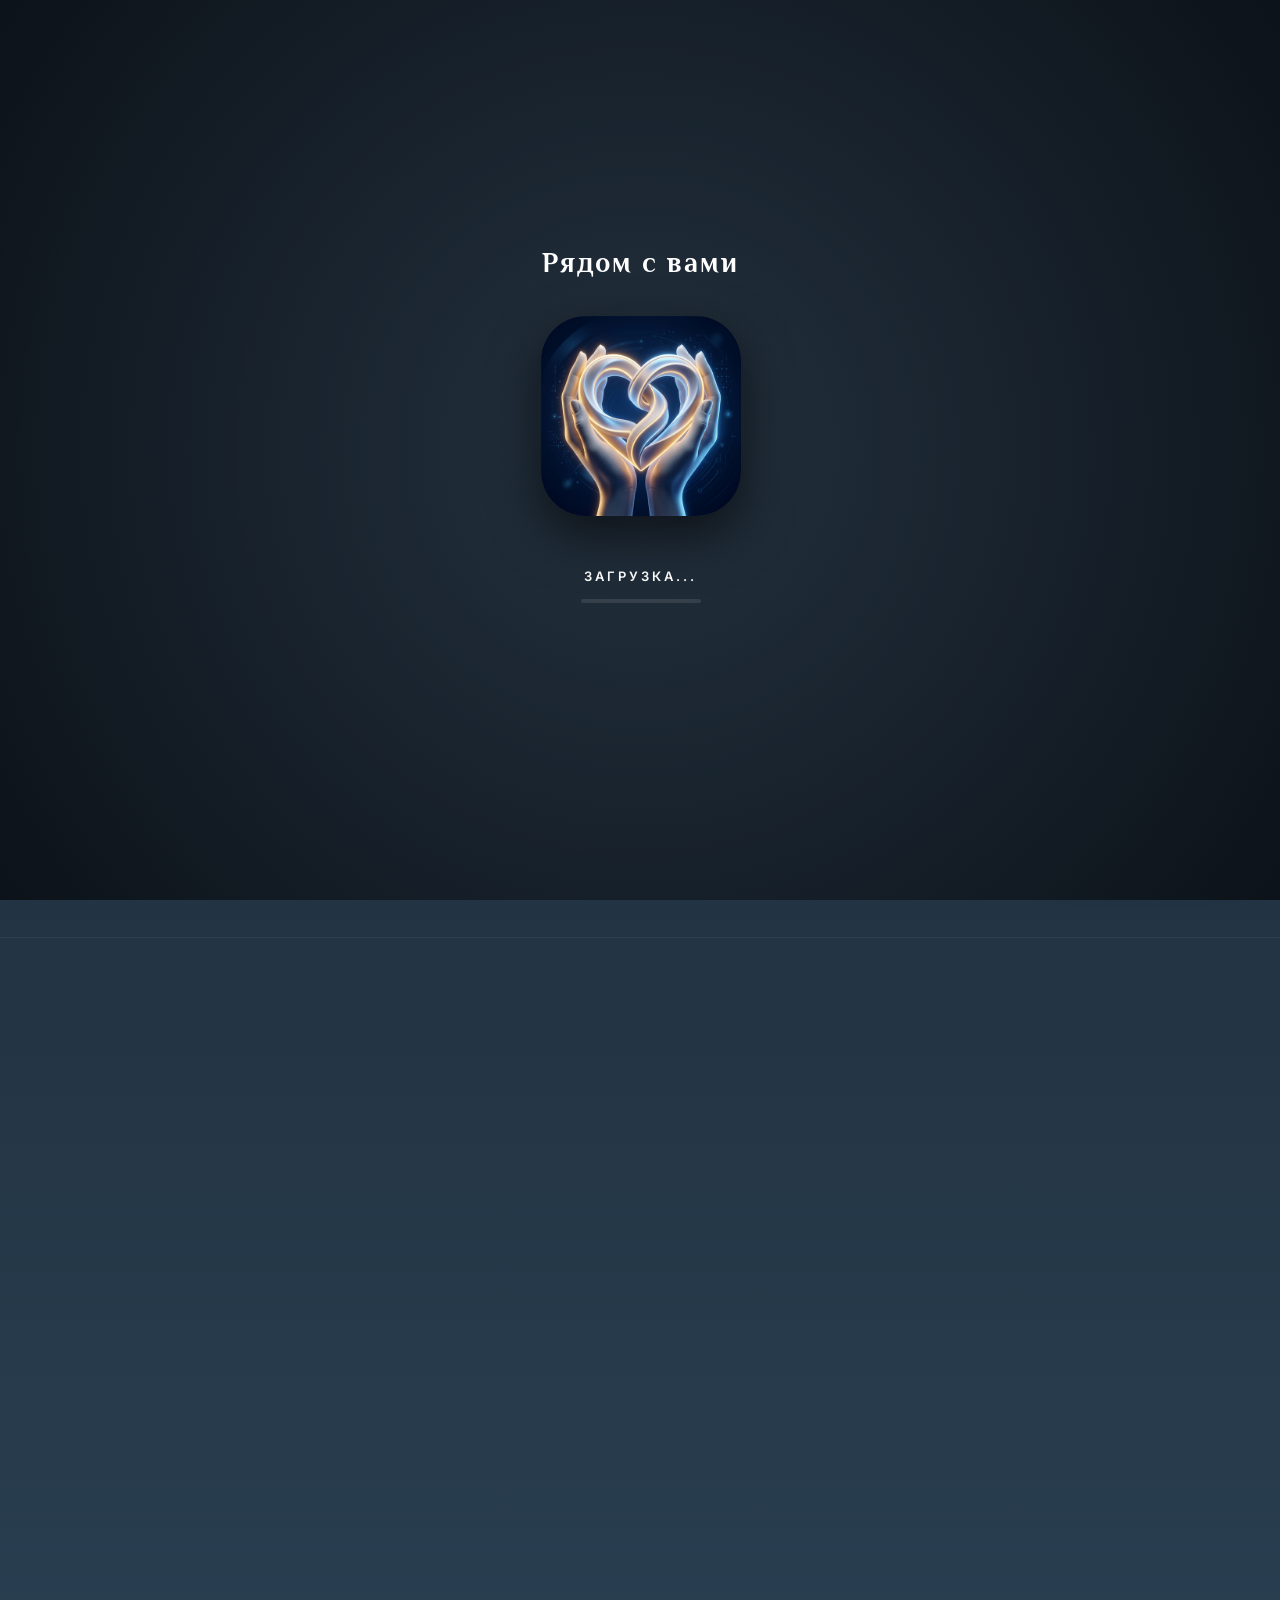
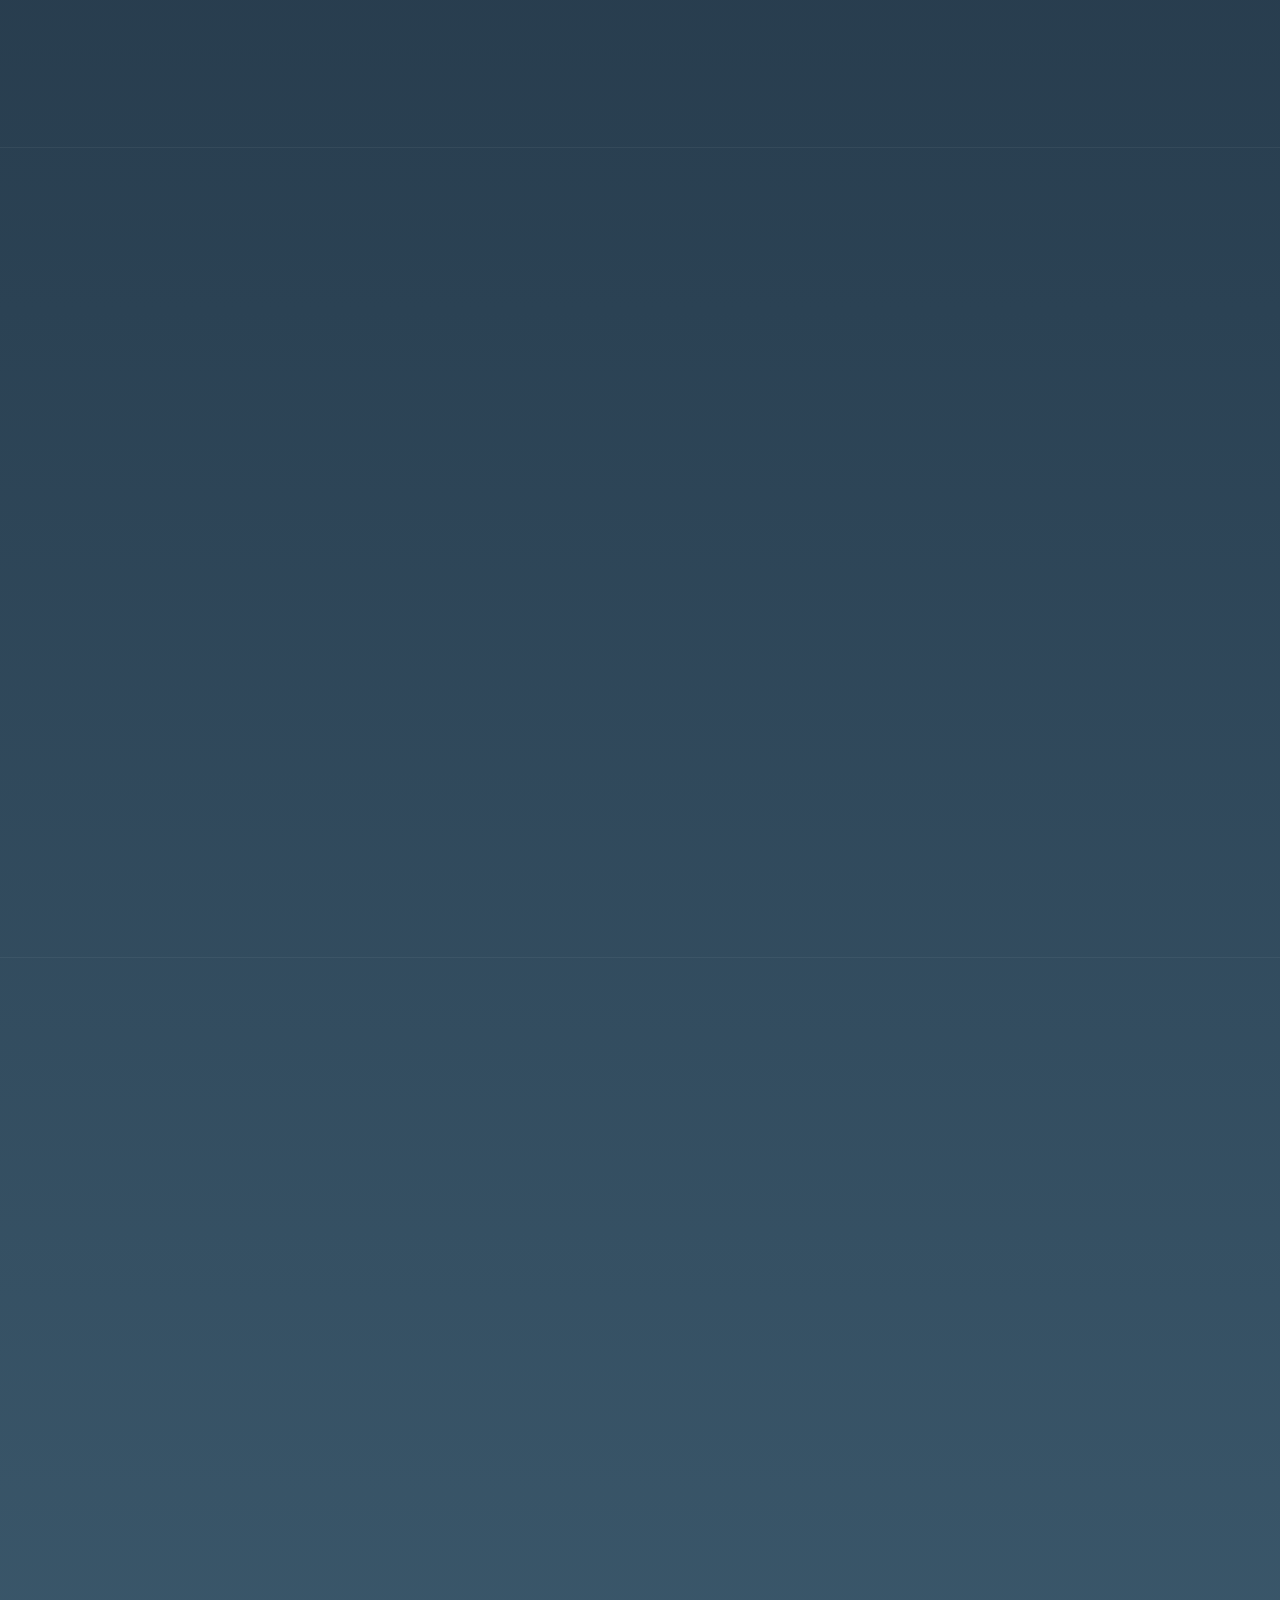
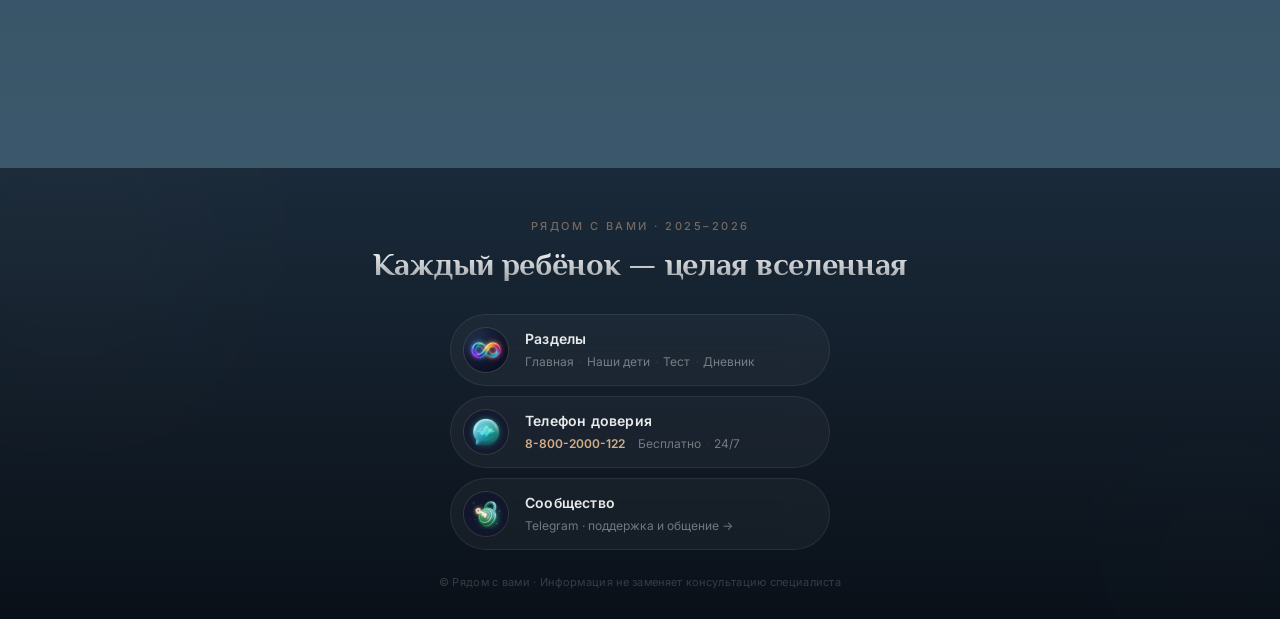
<file: autism.html>
﻿﻿<!DOCTYPE html>
<html lang="ru">
<head>
    <meta charset="UTF-8">
    <meta name="viewport" content="width=device-width, initial-scale=1.0, viewport-fit=cover">
    <title>Аутизм / РАС — История и поддержка</title>
    <meta name="description" content="История о ребёнке с аутизмом: понимание, поддержка и практические советы для родителей. Сообщество «Рядом с вами».">
    <link rel="manifest" href="manifest.json">
    <link rel="canonical" href="https://ryadom-svami.ru/autism.html">
    <link rel="icon" href="img/logo.png" type="image/png">
    <meta property="og:title" content="Аутизм / РАС — История и поддержка">
    <meta property="og:description" content="История о ребёнке с аутизмом: понимание, поддержка и советы.">
    <meta property="og:url" content="https://ryadom-svami.ru/autism.html">
    <meta property="og:image" content="https://ryadom-svami.ru/img/icon_autism.png">
    <link rel="preload" href="style.css?v=7" as="style">
    <link rel="preconnect" href="https://fonts.googleapis.com">
    <link rel="preconnect" href="https://fonts.gstatic.com" crossorigin>
    <link rel="stylesheet" href="style.css?v=7">
    <link href="https://fonts.googleapis.com/css2?family=Inter:wght@400;500;600;700&family=Philosopher:ital,wght@0,400;0,700;1,400&display=swap" rel="stylesheet">
    <!-- Yandex.Metrika counter -->
    <script type="text/javascript">
        (function(m,e,t,r,i,k,a){m[i]=m[i]||function(){(m[i].a=m[i].a||[]).push(arguments)};
        m[i].l=1*new Date();
        for(var j=0;j<document.scripts.length;j++){if(document.scripts[j].src===r){return;}}
        k=e.createElement(t),a=e.getElementsByTagName(t)[0],k.async=1,k.src=r,a.parentNode.insertBefore(k,a)})
        (window,document,"script","https://mc.yandex.ru/metrika/tag.js","ym");
        ym(108678187, "init", { clickmap:true, trackLinks:true, accurateTrackBounce:true, webvisor:true });
    </script>
    <noscript><div><img src="https://mc.yandex.ru/watch/108678187" style="position:absolute; left:-9999px;" alt="" /></div></noscript>
    <!-- /Yandex.Metrika counter -->
<link rel="apple-touch-icon" href="img/app_icon_192.png">
    <!-- OneSignal Push Notifications -->
    <script src="https://cdn.onesignal.com/sdks/web/v16/OneSignalSDK.page.js" defer></script>
    <script>
        window.OneSignalDeferred = window.OneSignalDeferred || [];
        OneSignalDeferred.push(async function(OneSignal) {
            await OneSignal.init({
                appId: "0009d238-be4d-4813-87bb-7026221769ed",
                notifyButton: { enable: false },
                promptOptions: {
                    slidedown: { enabled: false, autoPrompt: false }
                }
            });
        });
    </script></head>
<body class="story-page" data-theme="dark">
    <!-- SPLASH SCREEN ENHANCED -->
    <div id="splash-screen" class="splash-screen">
        <div class="splash-bg-decor"></div>
        <div class="splash-content">
            <h2 class="splash-title">Рядом с вами</h2>
            <div class="splash-logo-container">
                <img src="img/app_icon_512.png" alt="Рядом с вами" class="splash-logo">
                <div class="splash-glow"></div>
            </div>
            <div class="splash-loader-wrapper">
                <span class="splash-loading-text">Загрузка...</span>
                <div class="splash-loader"></div>
            </div>
            <p class="splash-text" id="splash-text"></p>
        </div>
    </div>
    <script>
        document.addEventListener("DOMContentLoaded", () => {
            const splash = document.getElementById('splash-screen');
            if (splash) {
                if (!sessionStorage.getItem('splashShown')) {
                    const phrases = [
                        "Вы — лучший родитель для своего ребёнка...",
                        "Вы не одни. Мы рядом с вами...",
                        "Делаем мир добрее, шаг за шагом...",
                        "Вдох глубокий... Вы со всем справитесь...",
                        "Каждая маленькая победа имеет значение..."
                    ];
                    document.getElementById('splash-text').textContent = phrases[Math.floor(Math.random() * phrases.length)];
                    setTimeout(() => {
                        splash.classList.add('hidden');
                        sessionStorage.setItem('splashShown', 'true');
                    }, 3500);
                } else {
                    splash.style.display = 'none';
                }
            }
        });
    </script>

    <header class="header">
        <div class="container header-inner">
            <a href="index.html" class="logo">
                <img src="img/logo.webp" alt="Рядом с вами" height="40">
            </a>
            <nav class="nav">
                <div class="nav-dropdown" id="navDropdown">
                    <button class="nav-dropdown-btn" id="navDropdownBtn" aria-expanded="false">
                        <svg width="15" height="15" viewBox="0 0 24 24" fill="none" stroke="currentColor" stroke-width="2" stroke-linecap="round" stroke-linejoin="round"><rect x="3" y="3" width="7" height="7"></rect><rect x="14" y="3" width="7" height="7"></rect><rect x="3" y="14" width="7" height="7"></rect><rect x="14" y="14" width="7" height="7"></rect></svg>
                        <span class="nav-dropdown-label">Инструменты</span>
                        <svg class="nav-dropdown-chevron" width="14" height="14" viewBox="0 0 24 24" fill="none" stroke="currentColor" stroke-width="2.5" stroke-linecap="round" stroke-linejoin="round"><polyline points="6 9 12 15 18 9"></polyline></svg>
                    </button>
                    <div class="nav-dropdown-overlay" id="navDropdownOverlay"></div>
                    <div class="nav-dropdown-content" id="navDropdownContent">
                        <div class="nav-dropdown-handle"></div>
                        <a href="test.html" class="nav-dropdown-item">
                            <span class="nav-dropdown-icon">🧩</span>
                            <div class="nav-dropdown-text">
                                <span class="nav-dropdown-title">Тест M-CHAT-R</span>
                                <span class="nav-dropdown-sub">Скрининг развития ребёнка</span>
                            </div>
                        </a>
                        <a href="diary.html" class="nav-dropdown-item">
                            <span class="nav-dropdown-icon">📖</span>
                            <div class="nav-dropdown-text">
                                <span class="nav-dropdown-title">Дневник побед</span>
                                <span class="nav-dropdown-sub">Учёт маленьких достижений</span>
                            </div>
                        </a>
                        <a href="timer.html" class="nav-dropdown-item">
                            <span class="nav-dropdown-icon">⏱️</span>
                            <div class="nav-dropdown-text">
                                <span class="nav-dropdown-title">Таймер дня</span>
                                <span class="nav-dropdown-sub">Расписание и визуальный таймер</span>
                            </div>
                        </a>
                        <a href="stories.html" class="nav-dropdown-item"><span class="nav-dropdown-icon">📖</span><div class="nav-dropdown-text"><span class="nav-dropdown-title">Социальные истории</span><span class="nav-dropdown-sub">Подготовка к новым ситуациям</span></div></a>
                    </div>
                </div>
                <button id="installAppBtn" class="btn-primary header-btn" style="display: none; align-items: center; gap: 5px; padding: 6px 12px;">
                    <svg width="14" height="14" viewBox="0 0 24 24" fill="none" stroke="currentColor" stroke-width="2"><path d="M21 15v4a2 2 0 0 1-2 2H5a2 2 0 0 1-2-2v-4"></path><polyline points="7 10 12 15 17 10"></polyline><line x1="12" y1="15" x2="12" y2="3"></line></svg>
                    <span class="install-label">Скачать</span>
                </button>
                <button class="theme-toggle" id="themeToggle" title="Переключить тему" aria-label="Переключить тему">☀️</button>
            </nav>
            <script>
            (function() {
                const btn = document.getElementById('navDropdownBtn');
                const content = document.getElementById('navDropdownContent');
                const overlay = document.getElementById('navDropdownOverlay');
                if (!btn || !content) return;

                document.body.appendChild(overlay);
                document.body.appendChild(content);

                function open() {
                    if (window.innerWidth > 768) {
                        const r = btn.getBoundingClientRect();
                        content.style.top = (r.bottom + 10) + 'px';
                        content.style.right = (window.innerWidth - r.right) + 'px';
                        content.style.bottom = 'auto';
                    } else {
                        content.style.top = '';
                        content.style.right = '';
                        content.style.bottom = '0';
                        document.body.style.overflow = 'hidden';
                    }
                    content.classList.add('show');
                    overlay.classList.add('show');
                    btn.classList.add('active');
                    btn.setAttribute('aria-expanded', 'true');
                }
                function close() {
                    content.classList.remove('show');
                    overlay.classList.remove('show');
                    btn.classList.remove('active');
                    btn.setAttribute('aria-expanded', 'false');
                    document.body.style.overflow = '';
                }

                btn.addEventListener('click', (e) => {
                    e.stopPropagation();
                    content.classList.contains('show') ? close() : open();
                });
                overlay.addEventListener('click', close);
                document.addEventListener('click', (e) => { if (!btn.contains(e.target) && !content.contains(e.target)) close(); });
                document.addEventListener('keydown', (e) => { if (e.key === 'Escape') close(); });
            })();
            </script>
        </div>
    </header>

    <div class="reading-progress" id="readingProgress"></div>

    <section class="story-scene">
        <div class="container scene-grid">
            <div class="scene-text animate-scroll">
                <h2>Мальчик, который слышал звёзды</h2>
                <p>Одни дети строили башни, другие играли в догонялки. А он мог часами смотреть, как крутится колесо от маленькой машинки. Ему казалось, что в этом движении скрыта тайна всей Вселенной.</p>
                <p>Он редко смотрел в глаза, но видел то, что другие просто не замечали.</p>
            </div>
            <div class="scene-tip animate-scroll delay-1">
                <div class="tip-icon"><img loading="lazy" src="img/autism_tip1.webp" alt="Фокус"></div>
                <h4>Что это значит?</h4>
                <p>Отсутствие зрительного контакта — это не отсутствие любви. Мозг при РАС концентрируется на деталях. Способность к «глубокому фокусу» — одна из главных суперсил вашего ребёнка.</p>
            </div>
        </div>
    </section>

    <section class="story-scene">
        <div class="container scene-grid">
            <div class="scene-text animate-scroll">
                <p>Однажды они пошли в супермаркет. Для мамы это был просто зал с продуктами. Для мальчика это был метеоритный дождь.</p>
                <p>Свет резал глаза, гул голосов оглушал. Он закрыл уши руками и заплакал прямо на полу, пытаясь защитить свой хрупкий мир от этой бури.</p>
            </div>
            <div class="scene-tip animate-scroll delay-1">
                <div class="tip-icon"><img loading="lazy" src="img/autism_tip2.webp" alt="Сенсорика"></div>
                <h4>Сенсорная перегрузка</h4>
                <p>Дети с РАС чувствуют мир «на максимальной громкости». Истерика в магазине — это не каприз, а физическая боль от шума и света. <strong>Попробуйте:</strong> шумоподавляющие наушники или кепку.</p>
            </div>
        </div>
    </section>

    <section class="story-scene">
        <div class="container scene-grid">
            <div class="scene-text animate-scroll">
                <p>Тогда мама поняла: чтобы помочь ему, нужен переводчик. Она нарисовала Карту Дня.</p>
                <p>Теперь, когда мальчик видел, что за картинкой «суп» идет картинка «качели», буря внутри утихала. Неизвестность перестала пугать, а мир снова стал безопасным.</p>
            </div>
            <div class="scene-tip animate-scroll delay-1">
                <div class="tip-icon"><img loading="lazy" src="img/autism_tip3.webp" alt="Компас"></div>
                <h4>Волшебный компас</h4>
                <p>Предсказуемость снижает тревогу на 80%. Используйте карточки PECS или рисуйте визуальное расписание. Для детей с РАС это настоящий компас в хаотичном мире.</p>
            </div>
        </div>
    </section>

    <section class="story-scene scene-final">
        <div class="container scene-grid">
            <div class="scene-text animate-scroll">
                <p>Быть проводником на другой планете — сложно. Иногда мама очень уставала.</p>
                <p>И тогда она вспоминала главное правило космонавтов: чтобы спасти команду, сначала нужно надеть кислородную маску на себя.</p>
            </div>
            <div class="scene-tip animate-scroll delay-1">
                <div class="tip-icon"><img loading="lazy" src="img/autism_tip4.webp" alt="Ресурс"></div>
                <h4>Ваш ресурс</h4>
                <p>Ваше состояние напрямую передается ребёнку. Просить о помощи, делегировать быт и позволять себе отдыхать — это не эгоизм. Это зарядка вашей внутренней батарейки.</p>
            </div>
        </div>
        
        <div class="container animate-scroll delay-2" style="text-align: center; margin-top: 60px;">
            <p class="final-message">Вы не одни в этом путешествии. Присоединяйтесь к тем, кто вас понимает.</p>
            <a href="https://t.me/+PFfgr3RmK_dmMGRi" class="btn-primary join-btn-large btn-pulse" style="margin-top: 20px;">Присоединиться к сообществу</a>
        </div>
    </section>

    <footer class="footer footer-premium">
        <div class="footer-glow footer-glow-1"></div>
        <div class="footer-glow footer-glow-2"></div>
        <div class="container">
            <div class="footer-hero-block">
                <p class="footer-eyebrow">Рядом с вами · 2025–2026</p>
                <h2 class="footer-main-title">Каждый ребёнок — целая&nbsp;вселенная</h2>
            </div>
            <div class="footer-cards-column">
                <div class="footer-compact-card">
                    <img src="img/icon_autism.webp" class="footer-compact-img" loading="lazy" alt="Разделы">
                    <div class="footer-compact-text">
                        <h4>Разделы</h4>
                        <div class="footer-compact-links">
                            <a href="index.html">Главная</a> <span class="dot-sep">·</span>
                            <a href="index.html#diagnoses">Наши дети</a> <span class="dot-sep">·</span>
                            <a href="test.html">Тест</a> <span class="dot-sep">·</span>
                            <a href="diary.html">Дневник</a>
                        </div>
                    </div>
                </div>
                <div class="footer-compact-card">
                    <img src="img/icon_speech.webp" class="footer-compact-img" loading="lazy" alt="Телефон">
                    <div class="footer-compact-text">
                        <h4>Телефон доверия</h4>
                        <div class="footer-compact-links">
                            <a href="tel:88002000122" class="phone-gold">8-800-2000-122</a>
                            <span class="dot-sep">·</span> Бесплатно <span class="dot-sep">·</span> 24/7
                        </div>
                    </div>
                </div>
                <a href="https://t.me/+PFfgr3RmK_dmMGRi" class="footer-compact-card footer-compact-link">
                    <img src="img/icon_okr.webp" class="footer-compact-img" loading="lazy" alt="Telegram">
                    <div class="footer-compact-text">
                        <h4>Сообщество</h4>
                        <div class="footer-compact-links">Telegram · поддержка и общение →</div>
                    </div>
                </a>
            </div>
            <p class="footer-copy">© Рядом с вами · Информация не заменяет консультацию специалиста</p>
        </div>
    </footer>

    <button id="storyAudioBtn" class="audio-btn">
        <span class="audio-icon">▶️</span>
        <span class="audio-text">Слушать историю</span>
    </button>
    <audio id="storyAudio" src="story.mp3" onerror="alert('Не могу найти файл story.mp3! Убедитесь, что он лежит в этой же папке и название введено без ошибок (и без двойного расширения story.mp3.mp3)')"></audio>

    <script>
        const observer = new IntersectionObserver((entries) => {
            entries.forEach((entry) => {
                if (entry.isIntersecting) {
                    entry.target.classList.add('in-view');
                } else {
                    entry.target.classList.remove('in-view');
                }
            });
        }, { 
            threshold: 0.25, 
            rootMargin: "-10% 0px -10% 0px" 
        });

        const hiddenElements = document.querySelectorAll('.animate-scroll');
        hiddenElements.forEach((el) => observer.observe(el));

        // Управление аудиоплеером с отловом ошибок
        const audioBtn = document.getElementById('storyAudioBtn');
        const audio = document.getElementById('storyAudio');

        if (audioBtn && audio) {
            audioBtn.addEventListener('click', () => {
                if (audio.paused) {
                    audio.play().catch(function(error) {
                        alert("Ошибка воспроизведения: " + error.message);
                    });
                    audioBtn.classList.add('playing');
                    audioBtn.querySelector('.audio-icon').textContent = '⏸️';
                    audioBtn.querySelector('.audio-text').textContent = 'Пауза';
                } else {
                    audio.pause();
                    audioBtn.classList.remove('playing');
                    audioBtn.querySelector('.audio-icon').textContent = '▶️';
                    audioBtn.querySelector('.audio-text').textContent = 'Слушать историю';
                }
            });
            
            audio.addEventListener('ended', () => {
                audioBtn.classList.remove('playing');
                audioBtn.querySelector('.audio-icon').textContent = '▶️';
                audioBtn.querySelector('.audio-text').textContent = 'Слушать историю';
            });
        }

        // Тема: загрузка из localStorage
        const themeToggle = document.getElementById('themeToggle');
        const savedTheme = localStorage.getItem('theme');
        if (savedTheme === 'light') {
            document.body.removeAttribute('data-theme');
            themeToggle.textContent = '🌙';
        }
        themeToggle.addEventListener('click', () => {
            if (document.body.getAttribute('data-theme') === 'dark') {
                document.body.removeAttribute('data-theme');
                themeToggle.textContent = '🌙';
                localStorage.setItem('theme', 'light');
            } else {
                document.body.setAttribute('data-theme', 'dark');
                themeToggle.textContent = '☀️';
                localStorage.setItem('theme', 'dark');
            }
        });

        // Прогресс чтения
        const progressBar = document.getElementById('readingProgress');
        if (progressBar) {
            window.addEventListener('scroll', () => {
                const h = document.documentElement.scrollHeight - document.documentElement.clientHeight;
                if (h > 0) progressBar.style.width = (document.documentElement.scrollTop / h * 100) + '%';
            });
        }
    </script>
        <script>
        // PWA Install Logic
        let deferredPrompt;
        const installBtn = document.getElementById('installAppBtn');

        const isIos = () => {
            const userAgent = window.navigator.userAgent.toLowerCase();
            return /iphone|ipad|ipod/.test(userAgent);
        };
        const isInStandaloneMode = () => ('standalone' in window.navigator) && (window.navigator.standalone);

        // Show button for iOS if not already installed
        if (installBtn && isIos() && !isInStandaloneMode()) {
            installBtn.style.display = 'inline-flex';
            installBtn.addEventListener('click', () => {
                alert('Чтобы установить приложение на iPhone:\n\n1. Нажмите кнопку "Поделиться" (квадрат со стрелочкой) внизу экрана браузера.\n2. Выберите "На экран Домой" (Add to Home Screen).');
            });
        } else {
            // Android / Desktop logic
            window.addEventListener('beforeinstallprompt', (e) => {
                e.preventDefault();
                deferredPrompt = e;
                if (installBtn) installBtn.style.display = 'inline-flex';
            });

            if (installBtn) {
                installBtn.addEventListener('click', async () => {
                    if (deferredPrompt) {
                        deferredPrompt.prompt();
                        const { outcome } = await deferredPrompt.userChoice;
                        if (outcome === 'accepted') installBtn.style.display = 'none';
                        deferredPrompt = null;
                    }
                });
            }
        }
    </script>
    
</body>
</html>
</file>
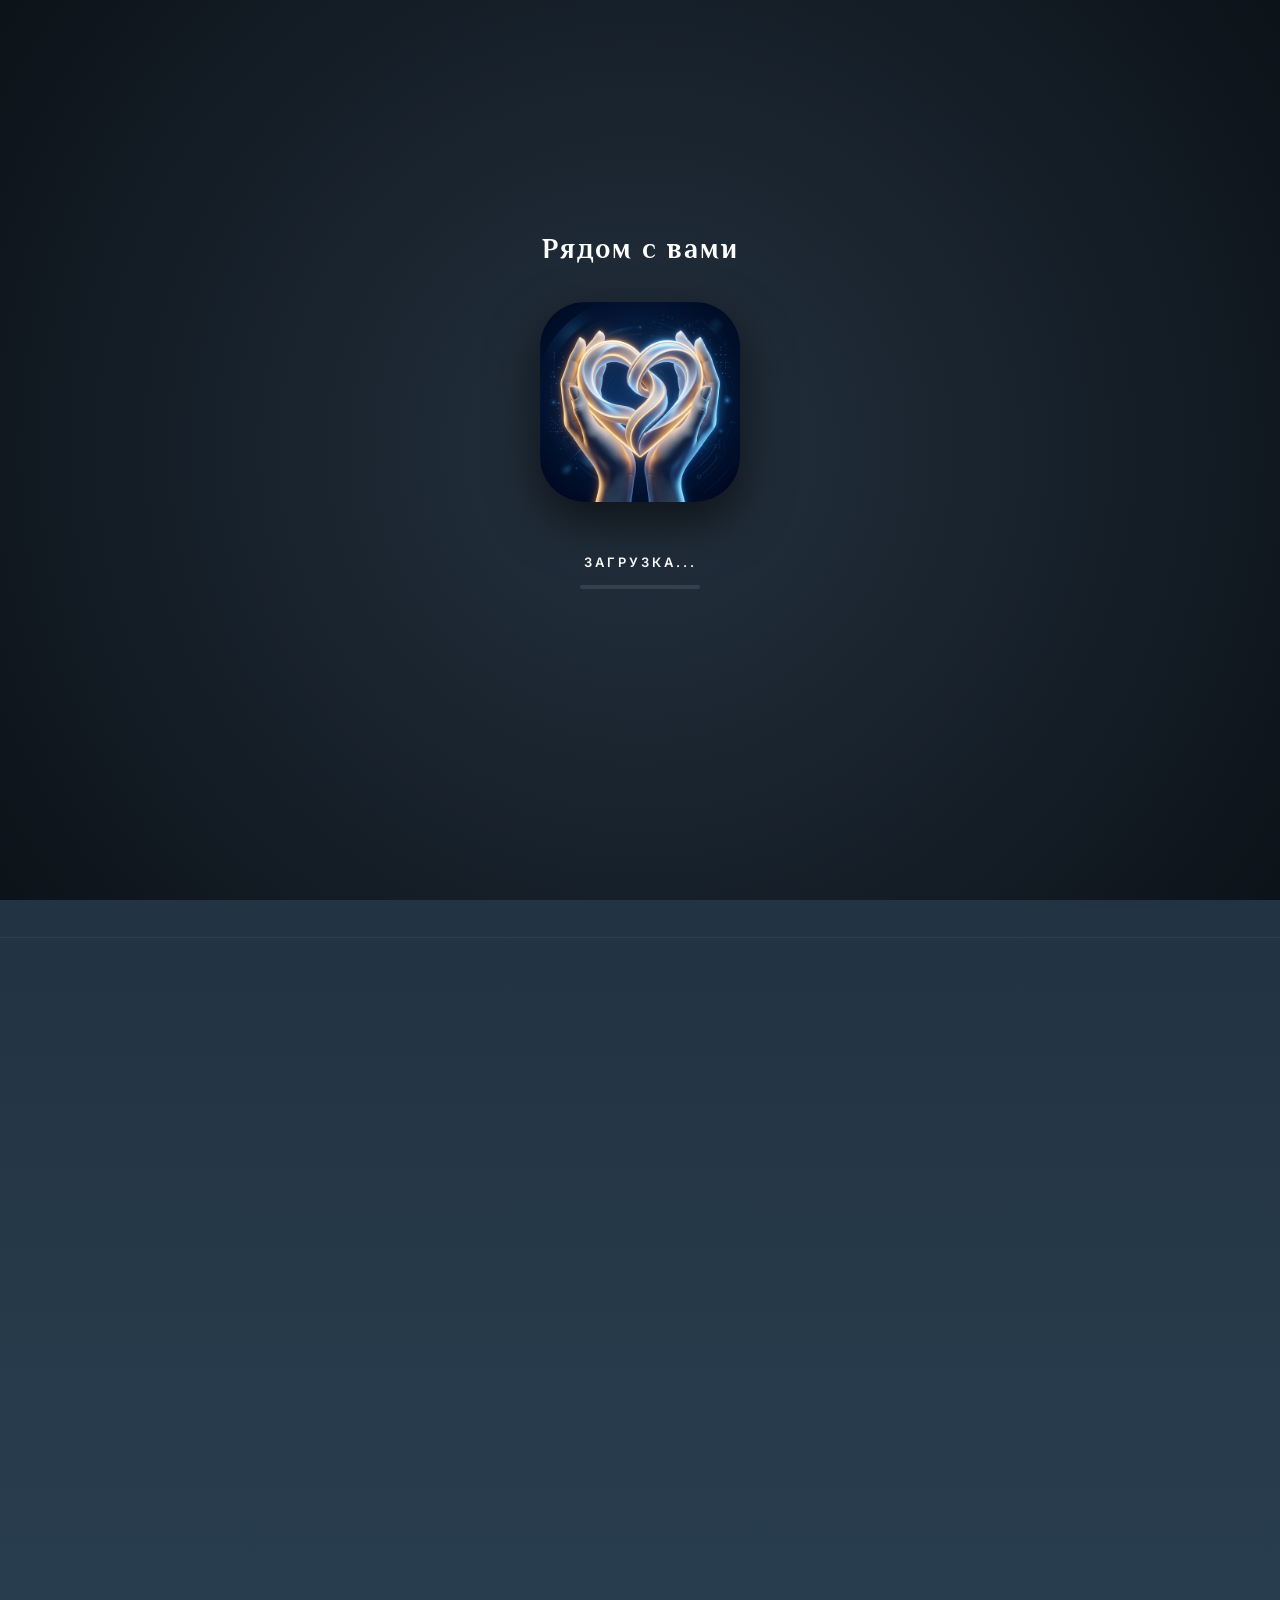
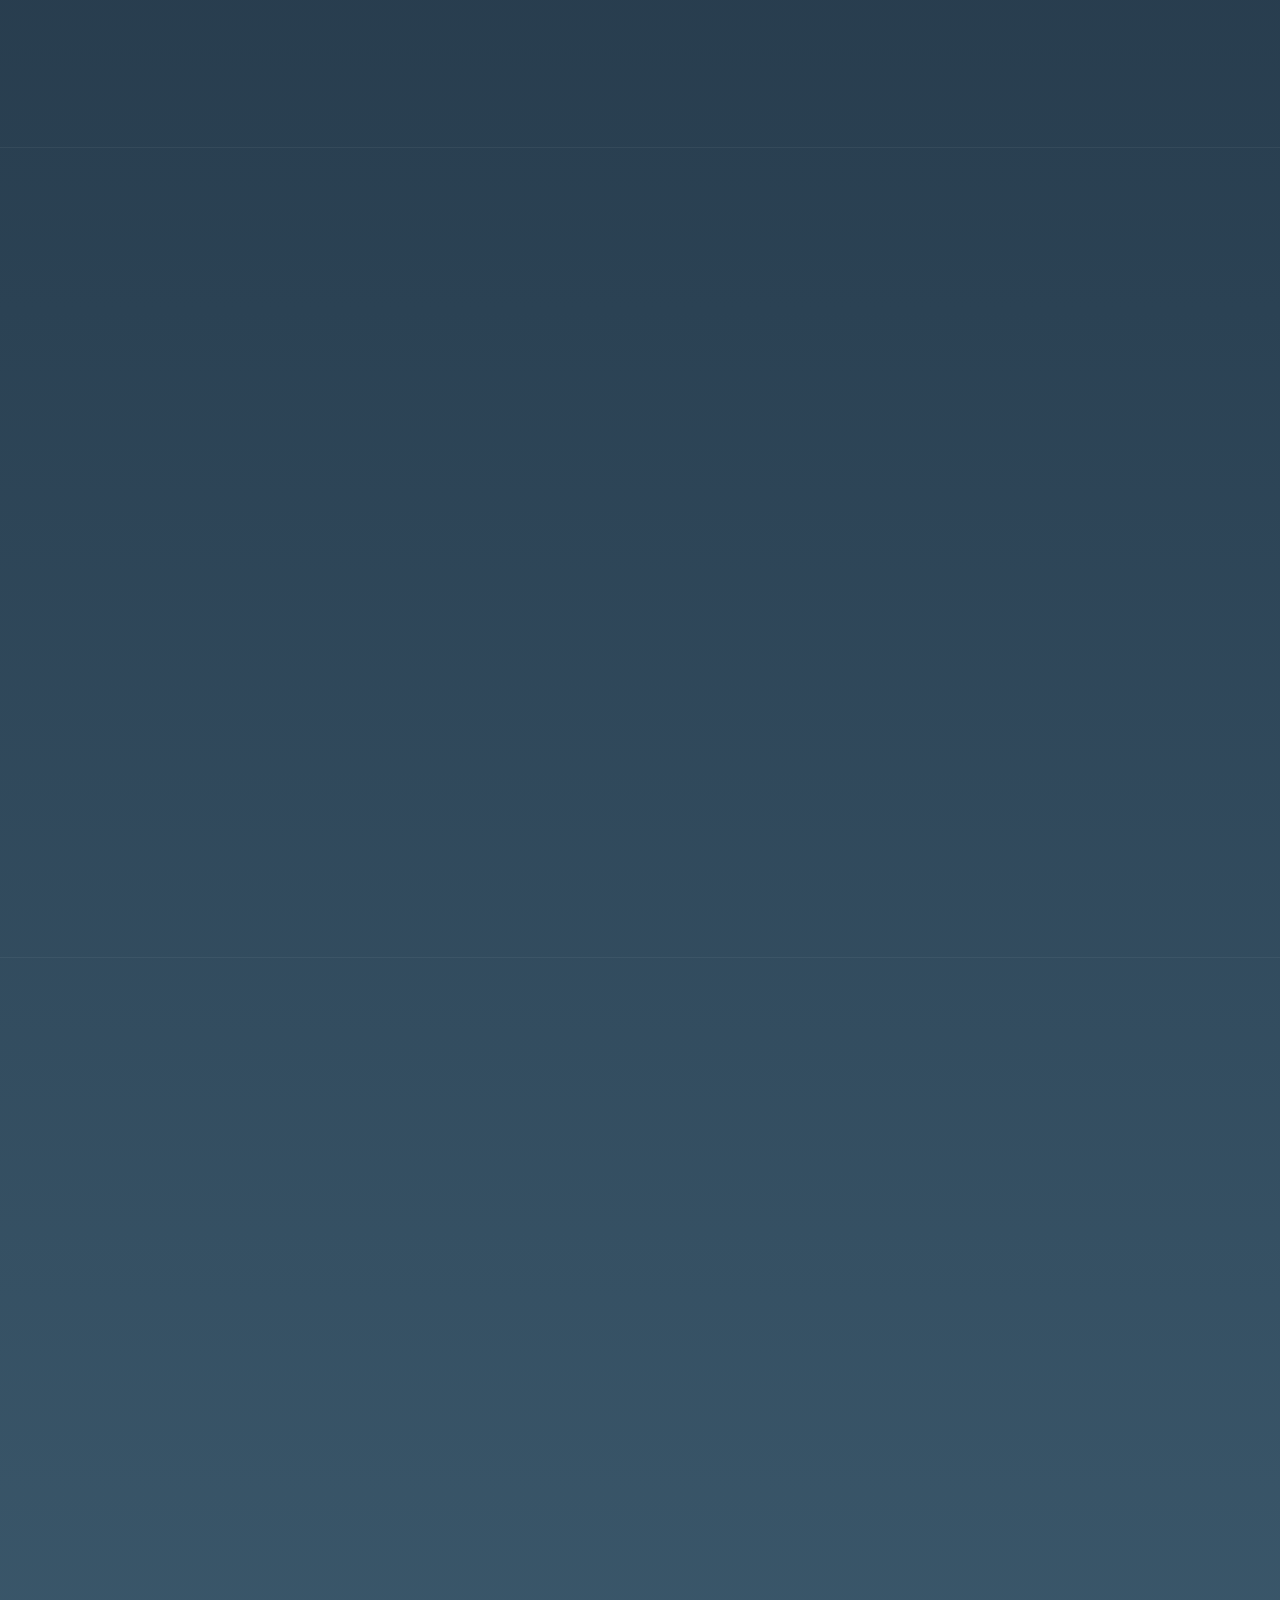
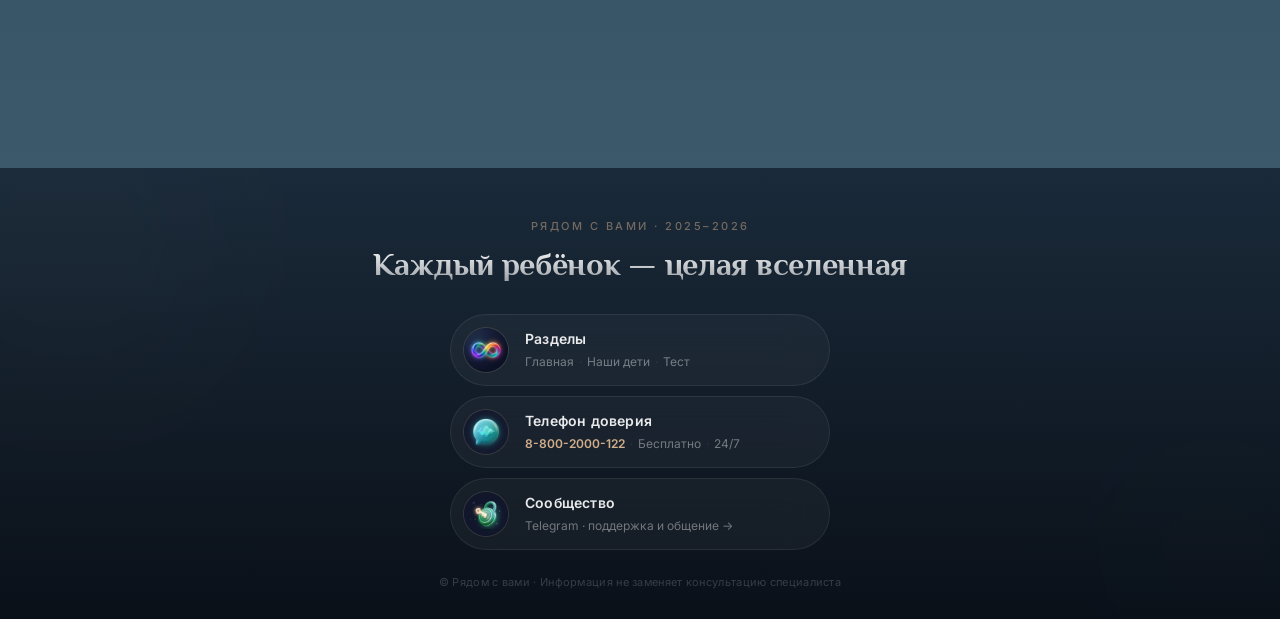
<file: cp.html>
﻿﻿<!DOCTYPE html>
<html lang="ru">
<head>
    <meta charset="UTF-8">
    <meta name="viewport" content="width=device-width, initial-scale=1.0, viewport-fit=cover">
    <title>ДЦП — История и поддержка</title>
    <meta name="description" content="История о ребёнке с ДЦП: сила духа, поддержка и практические советы для родителей.">
    <link rel="manifest" href="manifest.json">
    <link rel="canonical" href="https://ryadom-svami.ru/cp.html">
    <link rel="icon" href="img/logo.png" type="image/png">
    <meta property="og:title" content="ДЦП — История и поддержка">
    <meta property="og:description" content="История о ребёнке с ДЦП: сила духа, поддержка и советы.">
    <meta property="og:url" content="https://ryadom-svami.ru/cp.html">
    <meta property="og:image" content="https://ryadom-svami.ru/img/icon_cp.png">
    <link rel="preload" href="style.css?v=7" as="style">
    <link rel="preconnect" href="https://fonts.googleapis.com">
    <link rel="preconnect" href="https://fonts.gstatic.com" crossorigin>
    <link rel="stylesheet" href="style.css?v=7">
    <link href="https://fonts.googleapis.com/css2?family=Inter:wght@400;500;600;700&family=Philosopher:ital,wght@0,400;0,700;1,400&display=swap" rel="stylesheet">
    <!-- Yandex.Metrika counter -->
    <script type="text/javascript">
        (function(m,e,t,r,i,k,a){m[i]=m[i]||function(){(m[i].a=m[i].a||[]).push(arguments)};
        m[i].l=1*new Date();
        for(var j=0;j<document.scripts.length;j++){if(document.scripts[j].src===r){return;}}
        k=e.createElement(t),a=e.getElementsByTagName(t)[0],k.async=1,k.src=r,a.parentNode.insertBefore(k,a)})
        (window,document,"script","https://mc.yandex.ru/metrika/tag.js","ym");
        ym(108678187, "init", { clickmap:true, trackLinks:true, accurateTrackBounce:true, webvisor:true });
    </script>
    <noscript><div><img src="https://mc.yandex.ru/watch/108678187" style="position:absolute; left:-9999px;" alt="" /></div></noscript>
    <!-- /Yandex.Metrika counter -->
<link rel="apple-touch-icon" href="img/app_icon_192.png">
    <!-- OneSignal Push Notifications -->
    <script src="https://cdn.onesignal.com/sdks/web/v16/OneSignalSDK.page.js" defer></script>
    <script>
        window.OneSignalDeferred = window.OneSignalDeferred || [];
        OneSignalDeferred.push(async function(OneSignal) {
            await OneSignal.init({
                appId: "0009d238-be4d-4813-87bb-7026221769ed",
                notifyButton: { enable: false },
                promptOptions: {
                    slidedown: { enabled: false, autoPrompt: false }
                }
            });
        });
    </script></head>
<body class="story-page" data-theme="dark">
    <!-- SPLASH SCREEN ENHANCED -->
    <div id="splash-screen" class="splash-screen">
        <div class="splash-bg-decor"></div>
        <div class="splash-content">
            <h2 class="splash-title">Рядом с вами</h2>
            <div class="splash-logo-container">
                <img src="img/app_icon_512.png" alt="Рядом с вами" class="splash-logo">
                <div class="splash-glow"></div>
            </div>
            <div class="splash-loader-wrapper">
                <span class="splash-loading-text">Загрузка...</span>
                <div class="splash-loader"></div>
            </div>
            <p class="splash-text" id="splash-text"></p>
        </div>
    </div>
    <script>
        document.addEventListener("DOMContentLoaded", () => {
            const splash = document.getElementById('splash-screen');
            if (splash) {
                if (!sessionStorage.getItem('splashShown')) {
                    const phrases = [
                        "Вы — лучший родитель для своего ребёнка...",
                        "Вы не одни. Мы рядом с вами...",
                        "Делаем мир добрее, шаг за шагом...",
                        "Вдох глубокий... Вы со всем справитесь...",
                        "Каждая маленькая победа имеет значение..."
                    ];
                    document.getElementById('splash-text').textContent = phrases[Math.floor(Math.random() * phrases.length)];
                    setTimeout(() => {
                        splash.classList.add('hidden');
                        sessionStorage.setItem('splashShown', 'true');
                    }, 3500);
                } else {
                    splash.style.display = 'none';
                }
            }
        });
    </script>

    <header class="header">
        <div class="container header-inner">
            <a href="index.html" class="logo">
                <img src="img/logo.webp" alt="Рядом с вами" height="40">
            </a>
            <nav class="nav">
                <div class="nav-dropdown" id="navDropdown">
                    <button class="nav-dropdown-btn" id="navDropdownBtn" aria-expanded="false">
                        <svg width="15" height="15" viewBox="0 0 24 24" fill="none" stroke="currentColor" stroke-width="2" stroke-linecap="round" stroke-linejoin="round"><rect x="3" y="3" width="7" height="7"></rect><rect x="14" y="3" width="7" height="7"></rect><rect x="3" y="14" width="7" height="7"></rect><rect x="14" y="14" width="7" height="7"></rect></svg>
                        <span class="nav-dropdown-label">Инструменты</span>
                        <svg class="nav-dropdown-chevron" width="14" height="14" viewBox="0 0 24 24" fill="none" stroke="currentColor" stroke-width="2.5" stroke-linecap="round" stroke-linejoin="round"><polyline points="6 9 12 15 18 9"></polyline></svg>
                    </button>
                    <div class="nav-dropdown-overlay" id="navDropdownOverlay"></div>
                    <div class="nav-dropdown-content" id="navDropdownContent">
                        <div class="nav-dropdown-handle"></div>
                        <a href="test.html" class="nav-dropdown-item">
                            <span class="nav-dropdown-icon">🧩</span>
                            <div class="nav-dropdown-text">
                                <span class="nav-dropdown-title">Тест M-CHAT-R</span>
                                <span class="nav-dropdown-sub">Скрининг развития ребёнка</span>
                            </div>
                        </a>
                        <a href="diary.html" class="nav-dropdown-item">
                            <span class="nav-dropdown-icon">📖</span>
                            <div class="nav-dropdown-text">
                                <span class="nav-dropdown-title">Дневник побед</span>
                                <span class="nav-dropdown-sub">Учёт маленьких достижений</span>
                            </div>
                        </a>
                        <a href="timer.html" class="nav-dropdown-item">
                            <span class="nav-dropdown-icon">⏱️</span>
                            <div class="nav-dropdown-text">
                                <span class="nav-dropdown-title">Таймер дня</span>
                                <span class="nav-dropdown-sub">Расписание и визуальный таймер</span>
                            </div>
                        </a>
                        <a href="stories.html" class="nav-dropdown-item"><span class="nav-dropdown-icon">📖</span><div class="nav-dropdown-text"><span class="nav-dropdown-title">Социальные истории</span><span class="nav-dropdown-sub">Подготовка к новым ситуациям</span></div></a>
                    </div>
                </div>
                <button id="installAppBtn" class="btn-primary header-btn" style="display: none; align-items: center; gap: 5px; padding: 6px 12px;">
                    <svg width="14" height="14" viewBox="0 0 24 24" fill="none" stroke="currentColor" stroke-width="2"><path d="M21 15v4a2 2 0 0 1-2 2H5a2 2 0 0 1-2-2v-4"></path><polyline points="7 10 12 15 17 10"></polyline><line x1="12" y1="15" x2="12" y2="3"></line></svg>
                    <span class="install-label">Скачать</span>
                </button>
                <button class="theme-toggle" id="themeToggle" title="Переключить тему" aria-label="Переключить тему">☀️</button>
            </nav>
            <script>
            (function() {
                const btn = document.getElementById('navDropdownBtn');
                const content = document.getElementById('navDropdownContent');
                const overlay = document.getElementById('navDropdownOverlay');
                if (!btn || !content) return;

                document.body.appendChild(overlay);
                document.body.appendChild(content);

                function open() {
                    if (window.innerWidth > 768) {
                        const r = btn.getBoundingClientRect();
                        content.style.top = (r.bottom + 10) + 'px';
                        content.style.right = (window.innerWidth - r.right) + 'px';
                        content.style.bottom = 'auto';
                    } else {
                        content.style.top = '';
                        content.style.right = '';
                        content.style.bottom = '0';
                        document.body.style.overflow = 'hidden';
                    }
                    content.classList.add('show');
                    overlay.classList.add('show');
                    btn.classList.add('active');
                    btn.setAttribute('aria-expanded', 'true');
                }
                function close() {
                    content.classList.remove('show');
                    overlay.classList.remove('show');
                    btn.classList.remove('active');
                    btn.setAttribute('aria-expanded', 'false');
                    document.body.style.overflow = '';
                }

                btn.addEventListener('click', (e) => {
                    e.stopPropagation();
                    content.classList.contains('show') ? close() : open();
                });
                overlay.addEventListener('click', close);
                document.addEventListener('click', (e) => { if (!btn.contains(e.target) && !content.contains(e.target)) close(); });
                document.addEventListener('keydown', (e) => { if (e.key === 'Escape') close(); });
            })();
            </script>
        </div>
    </header>

    <div class="reading-progress" id="readingProgress"></div>

    <section class="story-scene">
        <div class="container scene-grid">
            <div class="scene-text animate-scroll">
                <h2>Маленький герой в тяжелом скафандре</h2>
                <p>Его разум был быстрым, как комета, а глаза светились любопытством. Но его собственное тело напоминало тяжелый, непослушный скафандр.</p>
                <p>Чтобы просто дотянуться до яркого кубика или сделать первый шаг, ему требовалось столько же упорства и сил, сколько настоящему космонавту в открытом космосе.</p>
            </div>
            <div class="scene-tip animate-scroll delay-1">
                <div class="tip-icon"><img loading="lazy" src="img/cp_tip1.webp" alt="Смысл"></div>
                <h4>Что это значит?</h4>
                <p>ДЦП влияет на движение и тонус мышц, но не определяет личность. Часто интеллект и эмоции ребёнка абсолютно сохранны. Он всё понимает и чувствует, просто его телу сложнее слушаться команд мозга.</p>
            </div>
        </div>
    </section>

    <section class="story-scene">
        <div class="container scene-grid">
            <div class="scene-text animate-scroll">
                <p>Иногда скафандр становился слишком тяжелым. Он очень хотел побежать за мячом, но нога отказывалась сгибаться, а ручка сжималась в крепкий кулачок.</p>
                <p>Отчаяние превращалось в слезы. Это были слезы не от боли, а от невидимой стены между сильным желанием и непослушным телом.</p>
            </div>
            <div class="scene-tip animate-scroll delay-1">
                <div class="tip-icon"><img loading="lazy" src="img/cp_tip2.webp" alt="Тонус"></div>
                <h4>Спастика и тонус</h4>
                <p>Мышцы могут непроизвольно напрягаться, забирая колоссальное количество энергии. Ребёнок с ДЦП устает в разы быстрее сверстников. <strong>Попробуйте:</strong> теплую воду (ванны, бассейн), мягкие поглаживания и объятия, чтобы помочь телу расслабиться.</p>
            </div>
        </div>
    </section>

    <section class="story-scene">
        <div class="container scene-grid">
            <div class="scene-text animate-scroll">
                <p>Родители поняли: с доспехами не нужно бороться, к ним нужно адаптироваться. Специальное кресло стало мостиком капитана. Удобная ложка превратила обед в личную победу.</p>
                <p>Шаг за шагом, через ежедневные тренировки, которые выглядели как игра, невидимая стена начала рушиться.</p>
            </div>
            <div class="scene-tip animate-scroll delay-1">
                <div class="tip-icon"><img loading="lazy" src="img/cp_tip3.webp" alt="Среда"></div>
                <h4>Адаптивная среда</h4>
                <p>Секрет не в том, чтобы «исправить» ребёнка, а в том, чтобы изменить мир вокруг него. Вертикализаторы, ортезы, АФК и кинезиотерапия — это инструменты, которые дают свободу движения.</p>
            </div>
        </div>
    </section>

    <section class="story-scene scene-final">
        <div class="container scene-grid">
            <div class="scene-text animate-scroll">
                <p>Носить на руках космонавта — тяжелый труд. Спина мамы ныла, а сердце тревожилось о будущем.</p>
                <p>Но однажды она поняла: её объятия должны быть теплыми, а не изможденными. Она научилась просить о помощи, чтобы просто посидеть в тишине и снять свою собственную броню.</p>
            </div>
            <div class="scene-tip animate-scroll delay-1">
                <div class="tip-icon"><img loading="lazy" src="img/cp_tip4.webp" alt="Забота"></div>
                <h4>Берегите спину и сердце</h4>
                <p>Физическая нагрузка при ДЦП огромна. Изучайте правильные техники перемещения ребёнка, чтобы сберечь позвоночник. И главное — делегируйте. Вашему ребёнку нужен счастливый родитель, а не идеальный.</p>
            </div>
        </div>
        
        <div class="container animate-scroll delay-2" style="text-align: center; margin-top: 60px;">
            <p class="final-message">Здесь вас поймут без лишних слов. Присоединяйтесь к сообществу сильных семей.</p>
            <a href="https://t.me/+PFfgr3RmK_dmMGRi" class="btn-primary join-btn-large btn-pulse" style="margin-top: 20px;">Присоединиться к сообществу</a>
        </div>
    </section>

    <footer class="footer footer-premium">
        <div class="footer-glow footer-glow-1"></div>
        <div class="footer-glow footer-glow-2"></div>
        <div class="container">
            <div class="footer-hero-block">
                <p class="footer-eyebrow">Рядом с вами · 2025–2026</p>
                <h2 class="footer-main-title">Каждый ребёнок — целая&nbsp;вселенная</h2>
            </div>
            <div class="footer-cards-column">
                <div class="footer-compact-card">
                    <img src="img/icon_autism.webp" class="footer-compact-img" loading="lazy" alt="Разделы">
                    <div class="footer-compact-text">
                        <h4>Разделы</h4>
                        <div class="footer-compact-links">
                            <a href="index.html">Главная</a> <span class="dot-sep">·</span>
                            <a href="index.html#diagnoses">Наши дети</a> <span class="dot-sep">·</span>
                            <a href="test.html">Тест</a>
                        </div>
                    </div>
                </div>
                <div class="footer-compact-card">
                    <img src="img/icon_speech.webp" class="footer-compact-img" loading="lazy" alt="Телефон">
                    <div class="footer-compact-text">
                        <h4>Телефон доверия</h4>
                        <div class="footer-compact-links">
                            <a href="tel:88002000122" class="phone-gold">8-800-2000-122</a>
                            <span class="dot-sep">·</span> Бесплатно <span class="dot-sep">·</span> 24/7
                        </div>
                    </div>
                </div>
                <a href="https://t.me/+PFfgr3RmK_dmMGRi" class="footer-compact-card footer-compact-link">
                    <img src="img/icon_okr.webp" class="footer-compact-img" loading="lazy" alt="Telegram">
                    <div class="footer-compact-text">
                        <h4>Сообщество</h4>
                        <div class="footer-compact-links">Telegram · поддержка и общение →</div>
                    </div>
                </a>
            </div>
            <p class="footer-copy">© Рядом с вами · Информация не заменяет консультацию специалиста</p>
        </div>
    </footer>

    <button id="storyAudioBtn" class="audio-btn">
        <span class="audio-icon">▶️</span>
        <span class="audio-text">Слушать историю</span>
    </button>
    <audio id="storyAudio" src="story-cp.mp3"></audio>

    <script>
        // Управление аудиоплеером
        const audioBtn = document.getElementById('storyAudioBtn');
        const audio = document.getElementById('storyAudio');
        if (audioBtn && audio) {
            audioBtn.addEventListener('click', () => {
                if (audio.paused) {
                    audio.play().catch(e => {});
                    audioBtn.classList.add('playing');
                    audioBtn.querySelector('.audio-icon').textContent = '⏸️';
                    audioBtn.querySelector('.audio-text').textContent = 'Пауза';
                } else {
                    audio.pause();
                    audioBtn.classList.remove('playing');
                    audioBtn.querySelector('.audio-icon').textContent = '▶️';
                    audioBtn.querySelector('.audio-text').textContent = 'Слушать историю';
                }
            });
            audio.addEventListener('ended', () => {
                audioBtn.classList.remove('playing');
                audioBtn.querySelector('.audio-icon').textContent = '▶️';
                audioBtn.querySelector('.audio-text').textContent = 'Слушать историю';
            });
        }

        const observer = new IntersectionObserver((entries) => {
            entries.forEach((entry) => {
                if (entry.isIntersecting) {
                    entry.target.classList.add('in-view');
                } else {
                    entry.target.classList.remove('in-view');
                }
            });
        }, { 
            threshold: 0.25, 
            rootMargin: "-10% 0px -10% 0px" 
        });

        const hiddenElements = document.querySelectorAll('.animate-scroll');
        hiddenElements.forEach((el) => observer.observe(el));

        // Тема: загрузка из localStorage
        const themeToggle = document.getElementById('themeToggle');
        const savedTheme = localStorage.getItem('theme');
        if (savedTheme === 'light') {
            document.body.removeAttribute('data-theme');
            themeToggle.textContent = '🌙';
        }
        themeToggle.addEventListener('click', () => {
            if (document.body.getAttribute('data-theme') === 'dark') {
                document.body.removeAttribute('data-theme');
                themeToggle.textContent = '🌙';
                localStorage.setItem('theme', 'light');
            } else {
                document.body.setAttribute('data-theme', 'dark');
                themeToggle.textContent = '☀️';
                localStorage.setItem('theme', 'dark');
            }
        });

        // Прогресс чтения
        const progressBar = document.getElementById('readingProgress');
        if (progressBar) {
            window.addEventListener('scroll', () => {
                const h = document.documentElement.scrollHeight - document.documentElement.clientHeight;
                if (h > 0) progressBar.style.width = (document.documentElement.scrollTop / h * 100) + '%';
            });
        }
    </script>
        <script>
        // PWA Install Logic
        let deferredPrompt;
        const installBtn = document.getElementById('installAppBtn');

        const isIos = () => {
            const userAgent = window.navigator.userAgent.toLowerCase();
            return /iphone|ipad|ipod/.test(userAgent);
        };
        const isInStandaloneMode = () => ('standalone' in window.navigator) && (window.navigator.standalone);

        // Show button for iOS if not already installed
        if (installBtn && isIos() && !isInStandaloneMode()) {
            installBtn.style.display = 'inline-flex';
            installBtn.addEventListener('click', () => {
                alert('Чтобы установить приложение на iPhone:\n\n1. Нажмите кнопку "Поделиться" (квадрат со стрелочкой) внизу экрана браузера.\n2. Выберите "На экран Домой" (Add to Home Screen).');
            });
        } else {
            // Android / Desktop logic
            window.addEventListener('beforeinstallprompt', (e) => {
                e.preventDefault();
                deferredPrompt = e;
                if (installBtn) installBtn.style.display = 'inline-flex';
            });

            if (installBtn) {
                installBtn.addEventListener('click', async () => {
                    if (deferredPrompt) {
                        deferredPrompt.prompt();
                        const { outcome } = await deferredPrompt.userChoice;
                        if (outcome === 'accepted') installBtn.style.display = 'none';
                        deferredPrompt = null;
                    }
                });
            }
        }
    </script>
    
</body>
</html>
</file>
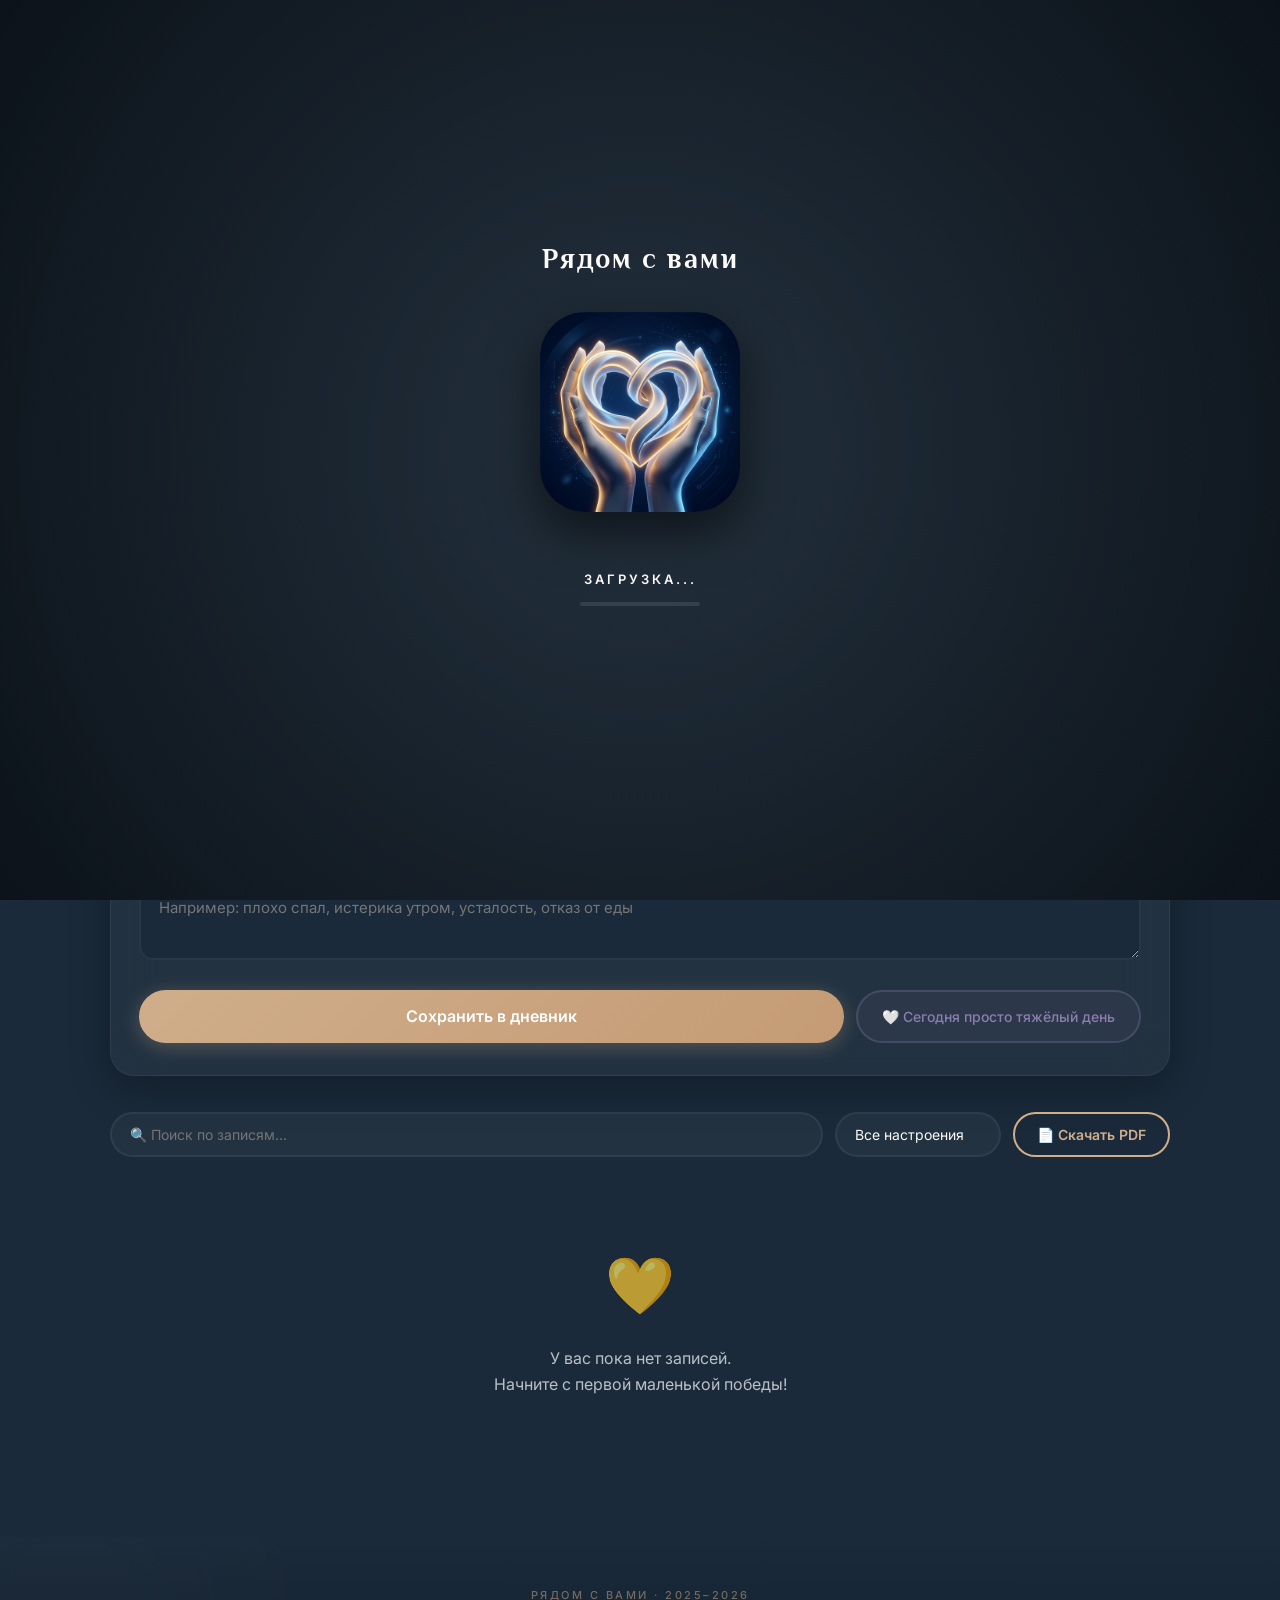
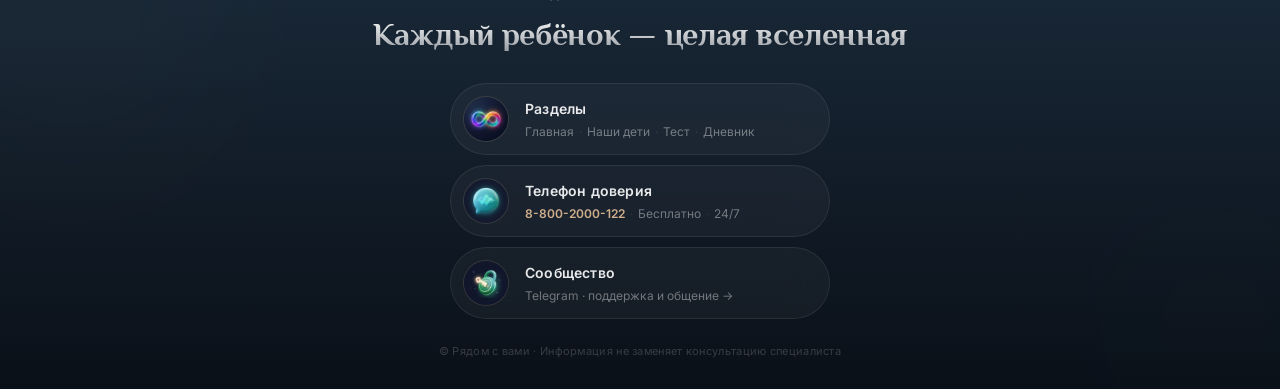
<file: diary.html>
﻿<!DOCTYPE html>
<html lang="ru">

<head>
    <meta charset="UTF-8">
    <meta name="viewport" content="width=device-width, initial-scale=1.0, viewport-fit=cover">
    <title>Дневник побед — Рядом с вами</title>
    <meta name="description" content="Дневник побед и настроения для родителей особенных детей. Фиксируйте прогресс, замечайте маленькие победы каждый день.">
    <link rel="manifest" href="manifest.json">
    <link rel="canonical" href="https://ryadom-svami.ru/diary.html">
    <link rel="icon" href="img/logo.png" type="image/png">
    <meta property="og:title" content="Дневник побед — Рядом с вами">
    <meta property="og:description" content="Дневник побед и настроения для родителей особенных детей.">
    <meta property="og:url" content="https://ryadom-svami.ru/diary.html">
    <meta property="og:image" content="https://ryadom-svami.ru/img/icon_diary.png">
    <link rel="preload" href="style.css?v=7" as="style">
    <link rel="preconnect" href="https://fonts.googleapis.com">
    <link rel="preconnect" href="https://fonts.gstatic.com" crossorigin>
    <link rel="stylesheet" href="style.css?v=7">
    <link href="https://fonts.googleapis.com/css2?family=Inter:wght@400;500;600;700&family=Philosopher:ital,wght@0,400;0,700;1,400&display=swap" rel="stylesheet">
    <style>
        /* =========================================
           ДНЕВНИК ПОБЕД — СТИЛИ
           ========================================= */
        .diary-page {
            padding: 40px 0 80px;
            min-height: 80vh;
        }

        .diary-header {
            text-align: center;
            margin-bottom: 36px;
            animation: fadeInUp 0.8s ease both;
        }

        .diary-header h1 {
            font-size: 36px;
            color: var(--heading-color);
            font-weight: 700;
            margin-bottom: 10px;
            letter-spacing: -0.3px;
        }

        .diary-header p {
            color: var(--text-muted);
            font-size: 15px;
            max-width: 500px;
            margin: 0 auto 20px;
        }

        .diary-stats {
            display: inline-flex;
            align-items: center;
            gap: 8px;
            background: var(--card-bg);
            backdrop-filter: blur(20px);
            -webkit-backdrop-filter: blur(20px);
            border: 1px solid var(--card-border);
            border-radius: 50px;
            padding: 10px 24px;
            font-size: 14px;
            font-weight: 600;
            color: var(--heading-color);
            box-shadow: 0 4px 20px var(--card-shadow);
        }

        .diary-stats .stat-num {
            background: linear-gradient(135deg, #d0ae8b, #c49b74);
            color: #fff;
            width: 28px;
            height: 28px;
            border-radius: 50%;
            display: inline-flex;
            align-items: center;
            justify-content: center;
            font-size: 13px;
            font-weight: 700;
        }

        /* Форма */
        .diary-form-card {
            background: var(--card-bg);
            backdrop-filter: blur(24px);
            -webkit-backdrop-filter: blur(24px);
            border: 1px solid var(--card-border);
            border-radius: 24px;
            padding: 32px 28px;
            box-shadow: 0 12px 40px var(--card-shadow);
            margin-bottom: 36px;
            animation: fadeInUp 0.8s ease 0.15s both;
            transition: background 0.4s, border-color 0.4s;
        }

        .diary-form-card h2 {
            font-size: 20px;
            color: var(--heading-color);
            margin-bottom: 24px;
            text-align: left;
            letter-spacing: -0.2px;
        }

        .form-field {
            margin-bottom: 22px;
        }

        .form-field label {
            display: block;
            font-size: 14px;
            font-weight: 600;
            color: var(--text-main);
            margin-bottom: 8px;
        }

        .form-field input[type="date"],
        .form-field textarea {
            width: 100%;
            padding: 14px 18px;
            border: 2px solid var(--card-border);
            border-radius: 14px;
            font-size: 15px;
            font-family: 'Inter', sans-serif;
            background: var(--bg-main);
            color: var(--text-main);
            transition: border-color 0.3s, background-color 0.4s, color 0.4s;
            -webkit-appearance: none;
        }

        .form-field input[type="date"]:focus,
        .form-field textarea:focus {
            outline: none;
            border-color: var(--heading-color);
        }

        .form-field textarea {
            min-height: 100px;
            resize: vertical;
            line-height: 1.6;
        }

        .form-field textarea.small {
            min-height: 70px;
        }

        .form-field .hint {
            font-size: 12px;
            color: var(--text-muted);
            margin-top: 6px;
            opacity: 0.7;
        }

        /* Кнопки настроения */
        .mood-selector {
            display: grid;
            grid-template-columns: repeat(4, 1fr);
            gap: 10px;
        }

        .mood-btn {
            display: flex;
            flex-direction: column;
            align-items: center;
            gap: 6px;
            padding: 16px 8px;
            border-radius: 16px;
            border: 2px solid var(--card-border);
            background: var(--bg-main);
            cursor: pointer;
            transition: all 0.3s ease;
            font-family: 'Inter', sans-serif;
            color: var(--text-main);
        }

        .mood-btn .mood-emoji {
            font-size: 28px;
            line-height: 1;
        }

        .mood-btn .mood-img {
            width: 48px;
            height: 48px;
            object-fit: contain;
            border-radius: 12px;
        }

        .mood-btn .mood-label {
            font-size: 11px;
            font-weight: 500;
            text-align: center;
            line-height: 1.2;
        }

        .mood-btn:hover {
            border-color: rgba(208, 174, 139, 0.5);
            transform: translateY(-2px);
        }

        .mood-btn.active {
            border-color: #d0ae8b;
            background: rgba(208, 174, 139, 0.12);
            box-shadow: 0 4px 16px rgba(208, 174, 139, 0.2);
        }

        /* CTA кнопки формы */
        .form-actions {
            display: flex;
            gap: 12px;
            flex-wrap: wrap;
            margin-top: 8px;
        }

        .btn-save {
            flex: 1;
            min-width: 200px;
            padding: 16px 28px;
            background: linear-gradient(135deg, #d0ae8b 0%, #c49b74 100%);
            color: #fff;
            border: none;
            border-radius: 50px;
            font-size: 16px;
            font-weight: 600;
            font-family: 'Inter', sans-serif;
            cursor: pointer;
            transition: all 0.4s ease;
            box-shadow: 0 4px 20px rgba(208, 174, 139, 0.3);
        }

        .btn-save:hover {
            transform: scale(1.03) translateY(-2px);
            box-shadow: 0 8px 30px rgba(208, 174, 139, 0.5);
        }

        .btn-save:active {
            transform: scale(0.98);
            box-shadow: 0 2px 10px rgba(208, 174, 139, 0.3);
        }

        .btn-save:disabled {
            opacity: 0.5;
            cursor: not-allowed;
            transform: none;
            box-shadow: none;
        }

        .btn-hard-day {
            padding: 16px 24px;
            background: rgba(147, 130, 180, 0.08);
            border: 2px solid rgba(147, 130, 180, 0.25);
            border-radius: 50px;
            font-size: 14px;
            font-weight: 500;
            font-family: 'Inter', sans-serif;
            cursor: pointer;
            color: #8b7fad;
            transition: all 0.3s ease;
            white-space: nowrap;
        }

        .btn-hard-day:hover {
            background: rgba(147, 130, 180, 0.14);
            border-color: rgba(147, 130, 180, 0.4);
            color: #7a6fa0;
            transform: translateY(-1px);
        }

        .btn-hard-day:active {
            transform: scale(0.98);
        }

        /* Уведомление об успехе */
        .save-toast {
            position: fixed;
            top: 100px;
            left: 50%;
            transform: translateX(-50%) translateY(-20px);
            background: linear-gradient(135deg, #22c55e 0%, #16a34a 100%);
            color: #fff;
            padding: 16px 32px;
            border-radius: 50px;
            font-size: 15px;
            font-weight: 600;
            box-shadow: 0 12px 40px rgba(34, 197, 94, 0.4);
            z-index: 9999;
            opacity: 0;
            pointer-events: none;
            transition: opacity 0.4s ease, transform 0.4s ease;
        }

        .save-toast.show {
            opacity: 1;
            transform: translateX(-50%) translateY(0);
        }

        /* Фильтры и поиск */
        .diary-controls {
            display: flex;
            gap: 12px;
            margin-bottom: 24px;
            flex-wrap: wrap;
            animation: fadeInUp 0.8s ease 0.3s both;
        }

        .search-input {
            flex: 1;
            min-width: 200px;
            padding: 12px 18px;
            border: 2px solid var(--card-border);
            border-radius: 50px;
            font-size: 14px;
            font-family: 'Inter', sans-serif;
            background: var(--card-bg);
            backdrop-filter: blur(20px);
            -webkit-backdrop-filter: blur(20px);
            color: var(--text-main);
            transition: border-color 0.3s, background-color 0.4s, color 0.4s;
        }

        .search-input:focus {
            outline: none;
            border-color: var(--heading-color);
        }

        .filter-select {
            padding: 12px 18px;
            border: 2px solid var(--card-border);
            border-radius: 50px;
            font-size: 14px;
            font-family: 'Inter', sans-serif;
            background: var(--card-bg);
            color: var(--text-main);
            cursor: pointer;
            transition: border-color 0.3s, background-color 0.4s, color 0.4s;
            -webkit-appearance: none;
        }

        .filter-select:focus {
            outline: none;
            border-color: var(--heading-color);
        }

        .btn-export {
            padding: 12px 22px;
            background: transparent;
            color: var(--heading-color);
            border: 2px solid var(--heading-color);
            border-radius: 50px;
            font-size: 14px;
            font-weight: 600;
            font-family: 'Inter', sans-serif;
            cursor: pointer;
            transition: all 0.3s ease;
            white-space: nowrap;
        }

        .btn-export:hover {
            background: var(--heading-color);
            color: #fff;
            transform: translateY(-2px);
            box-shadow: 0 6px 20px rgba(97, 130, 150, 0.3);
        }

        .btn-export:active {
            transform: scale(0.97);
        }

        /* Карточки записей */
        .diary-entries {
            display: flex;
            flex-direction: column;
            gap: 16px;
            animation: fadeInUp 0.8s ease 0.4s both;
        }

        .entry-card {
            background: var(--card-bg);
            backdrop-filter: blur(24px);
            -webkit-backdrop-filter: blur(24px);
            border: 1px solid var(--card-border);
            border-radius: 20px;
            padding: 24px;
            box-shadow: 0 8px 24px var(--card-shadow);
            transition: all 0.3s ease;
        }

        .entry-card:hover {
            transform: translateY(-3px);
            box-shadow: 0 16px 40px var(--card-shadow);
        }

        .entry-top {
            display: flex;
            justify-content: space-between;
            align-items: center;
            margin-bottom: 14px;
        }

        .entry-date {
            font-size: 13px;
            font-weight: 600;
            color: var(--text-muted);
        }

        .entry-mood {
            font-size: 24px;
        }

        .entry-mood img {
            width: 36px;
            height: 36px;
            object-fit: contain;
        }

        .entry-win {
            margin-bottom: 10px;
        }

        .entry-win h4 {
            font-size: 12px;
            text-transform: uppercase;
            letter-spacing: 1px;
            color: var(--heading-color);
            margin-bottom: 6px;
            font-weight: 600;
        }

        .entry-win p {
            font-size: 15px;
            line-height: 1.6;
            color: var(--text-main);
        }

        .entry-hard {
            margin-bottom: 10px;
            padding-top: 10px;
            border-top: 1px solid var(--card-border);
        }

        .entry-hard h4 {
            font-size: 12px;
            text-transform: uppercase;
            letter-spacing: 1px;
            color: var(--text-muted);
            margin-bottom: 6px;
            font-weight: 600;
        }

        .entry-hard p {
            font-size: 14px;
            line-height: 1.6;
            color: var(--text-muted);
        }

        .entry-actions {
            display: flex;
            gap: 8px;
            justify-content: flex-end;
            margin-top: 12px;
        }

        .entry-btn {
            padding: 8px 16px;
            border-radius: 50px;
            border: 1px solid var(--card-border);
            background: transparent;
            font-size: 12px;
            font-weight: 500;
            font-family: 'Inter', sans-serif;
            cursor: pointer;
            color: var(--text-muted);
            transition: all 0.3s ease;
        }

        .entry-btn:hover {
            border-color: var(--heading-color);
            color: var(--heading-color);
        }

        .entry-btn.delete:hover {
            border-color: #ef4444;
            color: #ef4444;
        }

        /* Пустое состояние */
        .empty-state {
            text-align: center;
            padding: 60px 20px;
            color: var(--text-muted);
        }

        .empty-state .empty-icon {
            font-size: 56px;
            margin-bottom: 16px;
            display: block;
        }

        .empty-state p {
            font-size: 16px;
            line-height: 1.6;
        }

        /* Модальное подтверждение удаления */
        .modal-overlay {
            position: fixed;
            inset: 0;
            background: rgba(0, 0, 0, 0.5);
            backdrop-filter: blur(8px);
            z-index: 9998;
            display: flex;
            align-items: center;
            justify-content: center;
            padding: 20px;
            opacity: 0;
            pointer-events: none;
            transition: opacity 0.3s ease;
        }

        .modal-overlay.show {
            opacity: 1;
            pointer-events: auto;
        }

        .modal-box {
            background: var(--bg-main);
            border-radius: 24px;
            padding: 32px;
            max-width: 380px;
            width: 100%;
            text-align: center;
            box-shadow: 0 20px 60px rgba(0, 0, 0, 0.3);
            transform: scale(0.9);
            transition: transform 0.3s ease;
        }

        .modal-overlay.show .modal-box {
            transform: scale(1);
        }

        .modal-box p {
            font-size: 16px;
            color: var(--text-main);
            margin-bottom: 24px;
            font-weight: 500;
        }

        .modal-btns {
            display: flex;
            gap: 12px;
            justify-content: center;
        }

        .modal-btns button {
            padding: 12px 28px;
            border-radius: 50px;
            font-size: 14px;
            font-weight: 600;
            font-family: 'Inter', sans-serif;
            cursor: pointer;
            transition: all 0.3s ease;
            border: none;
        }

        .modal-btns .btn-cancel {
            background: var(--card-bg);
            border: 2px solid var(--card-border);
            color: var(--text-main);
        }

        .modal-btns .btn-confirm-delete {
            background: #ef4444;
            color: #fff;
        }

        .modal-btns .btn-confirm-delete:hover {
            background: #dc2626;
        }

        /* Адаптив */
        @media (max-width: 600px) {
            .diary-header h1 {
                font-size: 28px;
            }

            .diary-form-card {
                padding: 24px 20px;
                border-radius: 20px;
            }

            .mood-selector {
                grid-template-columns: repeat(2, 1fr);
            }

            .form-actions {
                flex-direction: column;
            }

            .btn-save, .btn-hard-day {
                width: 100%;
                text-align: center;
            }

            .diary-controls {
                flex-direction: column;
            }

            .search-input, .filter-select, .btn-export {
                width: 100%;
            }

            .entry-card {
                padding: 20px 18px;
            }
        }
    </style>
    <!-- Yandex.Metrika counter -->
    <script type="text/javascript">
        (function(m,e,t,r,i,k,a){m[i]=m[i]||function(){(m[i].a=m[i].a||[]).push(arguments)};
        m[i].l=1*new Date();
        for(var j=0;j<document.scripts.length;j++){if(document.scripts[j].src===r){return;}}
        k=e.createElement(t),a=e.getElementsByTagName(t)[0],k.async=1,k.src=r,a.parentNode.insertBefore(k,a)})
        (window,document,"script","https://mc.yandex.ru/metrika/tag.js","ym");
        ym(108678187, "init", { clickmap:true, trackLinks:true, accurateTrackBounce:true, webvisor:true });
    </script>
    <noscript><div><img src="https://mc.yandex.ru/watch/108678187" style="position:absolute; left:-9999px;" alt="" /></div></noscript>
    <!-- /Yandex.Metrika counter -->
<link rel="apple-touch-icon" href="img/app_icon_192.png">
    <!-- OneSignal Push Notifications -->
    <script src="https://cdn.onesignal.com/sdks/web/v16/OneSignalSDK.page.js" defer></script>
    <script>
        window.OneSignalDeferred = window.OneSignalDeferred || [];
        OneSignalDeferred.push(async function(OneSignal) {
            await OneSignal.init({
                appId: "0009d238-be4d-4813-87bb-7026221769ed",
                notifyButton: { enable: false },
                promptOptions: {
                    slidedown: { enabled: false, autoPrompt: false }
                }
            });
        });
    </script></head>

<body data-theme="dark">
    <!-- SPLASH SCREEN ENHANCED -->
    <div id="splash-screen" class="splash-screen">
        <div class="splash-bg-decor"></div>
        <div class="splash-content">
            <h2 class="splash-title">Рядом с вами</h2>
            <div class="splash-logo-container">
                <img src="img/app_icon_512.png" alt="Рядом с вами" class="splash-logo">
                <div class="splash-glow"></div>
            </div>
            <div class="splash-loader-wrapper">
                <span class="splash-loading-text">Загрузка...</span>
                <div class="splash-loader"></div>
            </div>
            <p class="splash-text" id="splash-text"></p>
        </div>
    </div>
    <script>
        document.addEventListener("DOMContentLoaded", () => {
            const splash = document.getElementById('splash-screen');
            if (splash) {
                if (!sessionStorage.getItem('splashShown')) {
                    const phrases = [
                        "Вы — лучший родитель для своего ребёнка...",
                        "Вы не одни. Мы рядом с вами...",
                        "Делаем мир добрее, шаг за шагом...",
                        "Вдох глубокий... Вы со всем справитесь...",
                        "Каждая маленькая победа имеет значение..."
                    ];
                    document.getElementById('splash-text').textContent = phrases[Math.floor(Math.random() * phrases.length)];
                    setTimeout(() => {
                        splash.classList.add('hidden');
                        sessionStorage.setItem('splashShown', 'true');
                    }, 3500);
                } else {
                    splash.style.display = 'none';
                }
            }
        });
    </script>

    <header class="header">
        <div class="container header-inner">
            <a href="index.html" class="logo">
                <img src="img/logo.webp" alt="Рядом с вами" height="40">
            </a>
            <nav class="nav">
                <div class="nav-dropdown" id="navDropdown">
                    <button class="nav-dropdown-btn" id="navDropdownBtn" aria-expanded="false">
                        <svg width="15" height="15" viewBox="0 0 24 24" fill="none" stroke="currentColor" stroke-width="2" stroke-linecap="round" stroke-linejoin="round"><rect x="3" y="3" width="7" height="7"></rect><rect x="14" y="3" width="7" height="7"></rect><rect x="3" y="14" width="7" height="7"></rect><rect x="14" y="14" width="7" height="7"></rect></svg>
                        <span class="nav-dropdown-label">Инструменты</span>
                        <svg class="nav-dropdown-chevron" width="14" height="14" viewBox="0 0 24 24" fill="none" stroke="currentColor" stroke-width="2.5" stroke-linecap="round" stroke-linejoin="round"><polyline points="6 9 12 15 18 9"></polyline></svg>
                    </button>
                    <div class="nav-dropdown-overlay" id="navDropdownOverlay"></div>
                    <div class="nav-dropdown-content" id="navDropdownContent">
                        <div class="nav-dropdown-handle"></div>
                        <a href="test.html" class="nav-dropdown-item">
                            <span class="nav-dropdown-icon">🧩</span>
                            <div class="nav-dropdown-text">
                                <span class="nav-dropdown-title">Тест M-CHAT-R</span>
                                <span class="nav-dropdown-sub">Скрининг развития ребёнка</span>
                            </div>
                        </a>
                        <a href="diary.html" class="nav-dropdown-item">
                            <span class="nav-dropdown-icon">📖</span>
                            <div class="nav-dropdown-text">
                                <span class="nav-dropdown-title">Дневник побед</span>
                                <span class="nav-dropdown-sub">Учёт маленьких достижений</span>
                            </div>
                        </a>
                        <a href="timer.html" class="nav-dropdown-item">
                            <span class="nav-dropdown-icon">⏱️</span>
                            <div class="nav-dropdown-text">
                                <span class="nav-dropdown-title">Таймер дня</span>
                                <span class="nav-dropdown-sub">Расписание и визуальный таймер</span>
                            </div>
                        </a>
                        <a href="stories.html" class="nav-dropdown-item"><span class="nav-dropdown-icon">📖</span><div class="nav-dropdown-text"><span class="nav-dropdown-title">Социальные истории</span><span class="nav-dropdown-sub">Подготовка к новым ситуациям</span></div></a>
                    </div>
                </div>
                <button id="installAppBtn" class="btn-primary header-btn" style="display: none; align-items: center; gap: 5px; padding: 6px 12px;">
                    <svg width="14" height="14" viewBox="0 0 24 24" fill="none" stroke="currentColor" stroke-width="2"><path d="M21 15v4a2 2 0 0 1-2 2H5a2 2 0 0 1-2-2v-4"></path><polyline points="7 10 12 15 17 10"></polyline><line x1="12" y1="15" x2="12" y2="3"></line></svg>
                    <span class="install-label">Скачать</span>
                </button>
                <button class="theme-toggle" id="themeToggle" title="Переключить тему" aria-label="Переключить тему">☀️</button>
            </nav>
            <script>
            (function() {
                const btn = document.getElementById('navDropdownBtn');
                const content = document.getElementById('navDropdownContent');
                const overlay = document.getElementById('navDropdownOverlay');
                if (!btn || !content) return;

                document.body.appendChild(overlay);
                document.body.appendChild(content);

                function open() {
                    if (window.innerWidth > 768) {
                        const r = btn.getBoundingClientRect();
                        content.style.top = (r.bottom + 10) + 'px';
                        content.style.right = (window.innerWidth - r.right) + 'px';
                        content.style.bottom = 'auto';
                    } else {
                        content.style.top = '';
                        content.style.right = '';
                        content.style.bottom = '0';
                        document.body.style.overflow = 'hidden';
                    }
                    content.classList.add('show');
                    overlay.classList.add('show');
                    btn.classList.add('active');
                    btn.setAttribute('aria-expanded', 'true');
                }
                function close() {
                    content.classList.remove('show');
                    overlay.classList.remove('show');
                    btn.classList.remove('active');
                    btn.setAttribute('aria-expanded', 'false');
                    document.body.style.overflow = '';
                }

                btn.addEventListener('click', (e) => {
                    e.stopPropagation();
                    content.classList.contains('show') ? close() : open();
                });
                overlay.addEventListener('click', close);
                document.addEventListener('click', (e) => { if (!btn.contains(e.target) && !content.contains(e.target)) close(); });
                document.addEventListener('keydown', (e) => { if (e.key === 'Escape') close(); });
            })();
            </script>
        </div>
    </header>

    <!-- Уведомление -->
    <div class="save-toast" id="saveToast" aria-live="polite">✅ Запись сохранена!</div>
    <div class="save-toast" id="pdfToast" aria-live="polite" style="background: linear-gradient(135deg, #618296, #4a6d80);">⏳ Формируем отчёт...</div>

    <!-- Модальное окно удаления -->
    <div class="modal-overlay" id="deleteModal">
        <div class="modal-box">
            <p>Удалить эту запись?</p>
            <div class="modal-btns">
                <button class="btn-cancel" onclick="closeDeleteModal()">Отмена</button>
                <button class="btn-confirm-delete" id="confirmDeleteBtn">Да, удалить</button>
            </div>
        </div>
    </div>

    <!-- Модальное окно PDF -->
    <div class="modal-overlay" id="pdfModal" style="display:none;">
        <div class="modal-box" style="max-width: 360px; text-align: center; padding: 32px 24px;">
            <div style="font-size: 48px; margin-bottom: 12px;">✅</div>
            <h3 style="margin: 0 0 6px; color: var(--heading-color, #618296); font-size: 20px;">Ваш отчёт готов!</h3>
            <p style="color: var(--text-muted, #888); font-size: 13px; margin: 0 0 24px;">Выберите действие:</p>
            <div style="display: flex; flex-direction: column; gap: 10px;">
                <button id="pdfShareBtn" onclick="pdfAction('share')" style="display:none; padding: 14px; border: none; border-radius: 12px; background: linear-gradient(135deg, #618296, #4a6d80); color: #fff; font-size: 15px; font-weight: 600; cursor: pointer;">📤 Поделиться / Сохранить</button>
                <button onclick="pdfAction('download')" style="padding: 14px; border: none; border-radius: 12px; background: linear-gradient(135deg, #618296, #4a6d80); color: #fff; font-size: 15px; font-weight: 600; cursor: pointer;">⬇ Скачать файл</button>
                <button onclick="pdfAction('open')" style="padding: 14px; border: none; border-radius: 12px; background: rgba(97,130,150,0.12); color: #618296; font-size: 15px; font-weight: 600; cursor: pointer;">📖 Открыть отчёт</button>
                <button onclick="pdfAction('print')" style="padding: 14px; border: none; border-radius: 12px; background: rgba(97,130,150,0.12); color: #618296; font-size: 15px; font-weight: 600; cursor: pointer;">🖨 Печать</button>
                <button onclick="closePdfModal()" style="padding: 10px; border: none; background: none; color: var(--text-muted, #888); font-size: 13px; cursor: pointer; margin-top: 4px;">Закрыть</button>
            </div>
        </div>
    </div>

    <section class="diary-page">
        <div class="container">

            <!-- Заголовок и статистика -->
            <div class="diary-header">
                <h1>Дневник побед и настроения</h1>
                <p>Сохраняйте важные шаги и замечайте прогресс каждый день</p>
                <div class="diary-stats">
                    <span class="stat-num" id="monthCount">0</span>
                    <span id="monthLabel">побед в этом месяце</span>
                </div>
            </div>

            <!-- Форма -->
            <div class="diary-form-card" id="formCard">
                <h2 id="formTitle">✏️ Новая запись</h2>

                <div class="form-field">
                    <label for="entryDate">Дата</label>
                    <input type="date" id="entryDate">
                </div>

                <div class="form-field">
                    <label>Настроение дня</label>
                    <div class="mood-selector" id="moodSelector">
                        <button type="button" class="mood-btn" data-mood="hard" aria-label="Было тяжело">
                            <img src="img/mood_hard.webp" class="mood-img" alt="Тяжело">
                            <span class="mood-label">Было тяжело</span>
                        </button>
                        <button type="button" class="mood-btn" data-mood="calm" aria-label="Спокойно">
                            <img src="img/mood_calm.webp" class="mood-img" alt="Спокойно">
                            <span class="mood-label">Спокойно</span>
                        </button>
                        <button type="button" class="mood-btn" data-mood="good" aria-label="Хороший день">
                            <img src="img/mood_good.webp" class="mood-img" alt="Хороший день">
                            <span class="mood-label">Хороший день</span>
                        </button>
                        <button type="button" class="mood-btn" data-mood="great" aria-label="Отличный день">
                            <img src="img/mood_great.webp" class="mood-img" alt="Отличный день">
                            <span class="mood-label">Отличный день</span>
                        </button>
                    </div>
                </div>

                <div class="form-field">
                    <label for="winText">Победа дня</label>
                    <textarea id="winText" placeholder="Например: посмотрел в глаза, спокойно сходили в магазин, спал всю ночь, откликнулся на имя"></textarea>
                </div>

                <div class="form-field">
                    <label for="hardText">Что было сложно? <span style="font-weight:400; opacity:0.6">(необязательно)</span></label>
                    <textarea id="hardText" class="small" placeholder="Например: плохо спал, истерика утром, усталость, отказ от еды"></textarea>
                </div>

                <div class="form-actions">
                    <button class="btn-save" id="saveBtn" onclick="saveEntry()">Сохранить в дневник</button>
                    <button class="btn-hard-day" onclick="saveHardDay()">🤍 Сегодня просто тяжёлый день</button>
                </div>
                <button class="entry-btn" id="cancelEditBtn" style="display:none; margin-top:12px;" onclick="cancelEdit()">Отменить редактирование</button>
            </div>

            <!-- Фильтры -->
            <div class="diary-controls">
                <input type="text" class="search-input" id="searchInput" placeholder="🔍 Поиск по записям..." oninput="renderEntries()">
                <select class="filter-select" id="filterMood" onchange="renderEntries()">
                    <option value="all">Все настроения</option>
                    <option value="hard">🌪️ Было тяжело</option>
                    <option value="calm">🌤️ Спокойно</option>
                    <option value="good">☀️ Хороший день</option>
                    <option value="great">⭐ Отличный день</option>
                </select>
                <button class="btn-export" onclick="exportPDF()" id="pdfBtn">📄 Скачать PDF</button>
            </div>

            <!-- Записи -->
            <div class="diary-entries" id="entriesList"></div>

        </div>
    </section>

    <footer class="footer footer-premium">
        <div class="footer-glow footer-glow-1"></div>
        <div class="footer-glow footer-glow-2"></div>
        <div class="container">
            <div class="footer-hero-block">
                <p class="footer-eyebrow">Рядом с вами · 2025–2026</p>
                <h2 class="footer-main-title">Каждый ребёнок — целая&nbsp;вселенная</h2>
            </div>

            <div class="footer-cards-column">
                <div class="footer-compact-card">
                    <img src="img/icon_autism.webp" class="footer-compact-img" alt="Разделы">
                    <div class="footer-compact-text">
                        <h4>Разделы</h4>
                        <div class="footer-compact-links">
                            <a href="index.html">Главная</a> <span class="dot-sep">·</span>
                            <a href="index.html#diagnoses">Наши дети</a> <span class="dot-sep">·</span>
                            <a href="test.html">Тест</a> <span class="dot-sep">·</span>
                            <a href="diary.html">Дневник</a>
                        </div>
                    </div>
                </div>

                <div class="footer-compact-card">
                    <img src="img/icon_speech.webp" class="footer-compact-img" alt="Телефон">
                    <div class="footer-compact-text">
                        <h4>Телефон доверия</h4>
                        <div class="footer-compact-links">
                            <a href="tel:88002000122" class="phone-gold">8-800-2000-122</a>
                            <span class="dot-sep">·</span> Бесплатно <span class="dot-sep">·</span> 24/7
                        </div>
                    </div>
                </div>

                <a href="https://t.me/+PFfgr3RmK_dmMGRi" class="footer-compact-card footer-compact-link">
                    <img src="img/icon_okr.webp" class="footer-compact-img" alt="Telegram">
                    <div class="footer-compact-text">
                        <h4>Сообщество</h4>
                        <div class="footer-compact-links">Telegram · поддержка и общение →</div>
                    </div>
                </a>
            </div>

            <p class="footer-copy">© Рядом с вами · Информация не заменяет консультацию специалиста</p>
        </div>
    </footer>

    <script>
        // =========================================
        // ТЕМА
        // =========================================
        const themeToggle = document.getElementById('themeToggle');
        const body = document.body;
        const savedTheme = localStorage.getItem('theme');
        if (savedTheme === 'light') {
            body.removeAttribute('data-theme');
            themeToggle.textContent = '🌙';
        }
        themeToggle.addEventListener('click', () => {
            if (body.getAttribute('data-theme') === 'dark') {
                body.removeAttribute('data-theme');
                themeToggle.textContent = '🌙';
                localStorage.setItem('theme', 'light');
            } else {
                body.setAttribute('data-theme', 'dark');
                themeToggle.textContent = '☀️';
                localStorage.setItem('theme', 'dark');
            }
        });

        // =========================================
        // ДАННЫЕ
        // =========================================
        const STORAGE_KEY = 'milestoneDiaryEntries';
        const DRAFT_KEY = 'milestoneDiaryDraft';
        let entries = JSON.parse(localStorage.getItem(STORAGE_KEY) || '[]');
        let editingId = null;
        let deleteTargetId = null;
        let selectedMood = null;

        const MOODS = {
            hard: { emoji: '🌪️', img: 'img/mood_hard.webp', label: 'Было тяжело' },
            calm: { emoji: '🌤️', img: 'img/mood_calm.webp', label: 'Спокойно' },
            good: { emoji: '☀️', img: 'img/mood_good.webp', label: 'Хороший день' },
            great: { emoji: '⭐', img: 'img/mood_great.webp', label: 'Отличный день' }
        };

        // =========================================
        // ИНИЦИАЛИЗАЦИЯ
        // =========================================
        document.getElementById('entryDate').valueAsDate = new Date();
        loadDraft();
        renderEntries();
        updateStats();

        // Настроение
        document.querySelectorAll('.mood-btn').forEach(btn => {
            btn.addEventListener('click', () => {
                document.querySelectorAll('.mood-btn').forEach(b => b.classList.remove('active'));
                btn.classList.add('active');
                selectedMood = btn.dataset.mood;
                saveDraft();
            });
        });

        // Автосохранение черновика
        document.getElementById('winText').addEventListener('input', saveDraft);
        document.getElementById('hardText').addEventListener('input', saveDraft);

        // =========================================
        // СОХРАНЕНИЕ
        // =========================================
        function saveEntry() {
            const winText = document.getElementById('winText').value.trim();
            const hardText = document.getElementById('hardText').value.trim();
            const date = document.getElementById('entryDate').value;

            if (!winText && !editingId) {
                document.getElementById('winText').style.borderColor = '#ef4444';
                setTimeout(() => document.getElementById('winText').style.borderColor = '', 2000);
                return;
            }

            if (!selectedMood) {
                document.querySelectorAll('.mood-btn').forEach(b => {
                    b.style.borderColor = 'rgba(239, 68, 68, 0.5)';
                    setTimeout(() => b.style.borderColor = '', 2000);
                });
                return;
            }

            const entry = {
                id: editingId || Date.now().toString(),
                date: date,
                mood: selectedMood,
                winText: winText,
                hardText: hardText,
                createdAt: editingId ? (entries.find(e => e.id === editingId)?.createdAt || new Date().toISOString()) : new Date().toISOString()
            };

            if (editingId) {
                const idx = entries.findIndex(e => e.id === editingId);
                if (idx >= 0) entries[idx] = entry;
                editingId = null;
                document.getElementById('formTitle').textContent = '✏️ Новая запись';
                document.getElementById('cancelEditBtn').style.display = 'none';
                document.getElementById('saveBtn').textContent = 'Сохранить в дневник';
            } else {
                entries.unshift(entry);
            }

            localStorage.setItem(STORAGE_KEY, JSON.stringify(entries));
            clearDraft();
            clearForm();
            showToast();
            renderEntries();
            updateStats();
        }

        function saveHardDay() {
            selectedMood = 'hard';
            document.querySelectorAll('.mood-btn').forEach(b => b.classList.remove('active'));
            document.querySelector('[data-mood="hard"]').classList.add('active');

            const date = document.getElementById('entryDate').value;
            const entry = {
                id: Date.now().toString(),
                date: date,
                mood: 'hard',
                winText: 'Сегодня просто тяжёлый день',
                hardText: '',
                createdAt: new Date().toISOString()
            };

            entries.unshift(entry);
            localStorage.setItem(STORAGE_KEY, JSON.stringify(entries));
            clearDraft();
            clearForm();
            showToast();
            renderEntries();
            updateStats();
        }

        function clearForm() {
            document.getElementById('winText').value = '';
            document.getElementById('hardText').value = '';
            document.querySelectorAll('.mood-btn').forEach(b => b.classList.remove('active'));
            selectedMood = null;
            document.getElementById('entryDate').valueAsDate = new Date();
        }

        // =========================================
        // РЕДАКТИРОВАНИЕ
        // =========================================
        function editEntry(id) {
            const entry = entries.find(e => e.id === id);
            if (!entry) return;

            editingId = id;
            document.getElementById('entryDate').value = entry.date;
            document.getElementById('winText').value = entry.winText;
            document.getElementById('hardText').value = entry.hardText;

            document.querySelectorAll('.mood-btn').forEach(b => b.classList.remove('active'));
            const moodBtn = document.querySelector(`[data-mood="${entry.mood}"]`);
            if (moodBtn) moodBtn.classList.add('active');
            selectedMood = entry.mood;

            document.getElementById('formTitle').textContent = '✏️ Редактирование записи';
            document.getElementById('saveBtn').textContent = 'Сохранить изменения';
            document.getElementById('cancelEditBtn').style.display = 'inline-block';

            document.getElementById('formCard').scrollIntoView({ behavior: 'smooth', block: 'start' });
        }

        function cancelEdit() {
            editingId = null;
            clearForm();
            document.getElementById('formTitle').textContent = '✏️ Новая запись';
            document.getElementById('saveBtn').textContent = 'Сохранить в дневник';
            document.getElementById('cancelEditBtn').style.display = 'none';
        }

        // =========================================
        // УДАЛЕНИЕ
        // =========================================
        function confirmDelete(id) {
            deleteTargetId = id;
            document.getElementById('deleteModal').classList.add('show');
        }

        function closeDeleteModal() {
            document.getElementById('deleteModal').classList.remove('show');
            deleteTargetId = null;
        }

        document.getElementById('confirmDeleteBtn').addEventListener('click', () => {
            if (deleteTargetId) {
                entries = entries.filter(e => e.id !== deleteTargetId);
                localStorage.setItem(STORAGE_KEY, JSON.stringify(entries));
                renderEntries();
                updateStats();
                closeDeleteModal();
            }
        });

        // =========================================
        // ОТРИСОВКА
        // =========================================
        function renderEntries() {
            const container = document.getElementById('entriesList');
            const search = document.getElementById('searchInput').value.toLowerCase();
            const filter = document.getElementById('filterMood').value;

            let filtered = entries.filter(e => {
                const matchSearch = !search ||
                    e.winText.toLowerCase().includes(search) ||
                    (e.hardText && e.hardText.toLowerCase().includes(search));
                const matchMood = filter === 'all' || e.mood === filter;
                return matchSearch && matchMood;
            });

            // Сортировка по дате убывание
            filtered.sort((a, b) => new Date(b.date) - new Date(a.date));

            if (filtered.length === 0 && entries.length === 0) {
                container.innerHTML = `
                    <div class="empty-state">
                        <span class="empty-icon">💛</span>
                        <p>У вас пока нет записей.<br>Начните с первой маленькой победы!</p>
                    </div>`;
                return;
            }

            if (filtered.length === 0) {
                container.innerHTML = `
                    <div class="empty-state">
                        <span class="empty-icon">🔍</span>
                        <p>Записей по этому запросу не найдено</p>
                    </div>`;
                return;
            }

            container.innerHTML = filtered.map(e => {
                const mood = MOODS[e.mood] || MOODS.calm;
                const dateStr = formatDate(e.date);
                return `
                <div class="entry-card">
                    <div class="entry-top">
                        <span class="entry-date">${dateStr}</span>
                        <span class="entry-mood" title="${mood.label}"><img src="${mood.img}" alt="${mood.label}"></span>
                    </div>
                    <div class="entry-win">
                        <h4>Победа</h4>
                        <p>${escapeHtml(e.winText)}</p>
                    </div>
                    ${e.hardText ? `
                    <div class="entry-hard">
                        <h4>Сложности</h4>
                        <p>${escapeHtml(e.hardText)}</p>
                    </div>` : ''}
                    <div class="entry-actions">
                        <button class="entry-btn" onclick="editEntry('${escapeHtml(e.id)}')"><img src="img/icon_edit.webp" style="width:16px;height:16px;vertical-align:middle;margin-right:4px"> Редактировать</button>
                        <button class="entry-btn delete" onclick="confirmDelete('${escapeHtml(e.id)}')"><img src="img/icon_delete.webp" style="width:16px;height:16px;vertical-align:middle;margin-right:4px"> Удалить</button>
                    </div>
                </div>`;
            }).join('');
        }

        function formatDate(dateStr) {
            const months = ['января', 'февраля', 'марта', 'апреля', 'мая', 'июня', 'июля', 'августа', 'сентября', 'октября', 'ноября', 'декабря'];
            const d = new Date(dateStr + 'T00:00:00');
            return `${d.getDate()} ${months[d.getMonth()]} ${d.getFullYear()}`;
        }

        function escapeHtml(str) {
            const div = document.createElement('div');
            div.textContent = str;
            return div.innerHTML;
        }

        // =========================================
        // СТАТИСТИКА
        // =========================================
        function updateStats() {
            const now = new Date();
            const month = now.getMonth();
            const year = now.getFullYear();
            const count = entries.filter(e => {
                const d = new Date(e.date + 'T00:00:00');
                return d.getMonth() === month && d.getFullYear() === year;
            }).length;
            document.getElementById('monthCount').textContent = count;

            const word = getDeclension(count, ['победа', 'победы', 'побед']);
            document.getElementById('monthLabel').textContent = `${word} в этом месяце`;
        }

        function getDeclension(n, forms) {
            const abs = Math.abs(n) % 100;
            const n1 = abs % 10;
            if (abs > 10 && abs < 20) return forms[2];
            if (n1 > 1 && n1 < 5) return forms[1];
            if (n1 === 1) return forms[0];
            return forms[2];
        }

        // =========================================
        // АВТОСОХРАНЕНИЕ ЧЕРНОВИКА
        // =========================================
        function saveDraft() {
            const draft = {
                winText: document.getElementById('winText').value,
                hardText: document.getElementById('hardText').value,
                mood: selectedMood
            };
            localStorage.setItem(DRAFT_KEY, JSON.stringify(draft));
        }

        function loadDraft() {
            const draft = JSON.parse(localStorage.getItem(DRAFT_KEY) || 'null');
            if (!draft) return;
            if (draft.winText) document.getElementById('winText').value = draft.winText;
            if (draft.hardText) document.getElementById('hardText').value = draft.hardText;
            if (draft.mood) {
                selectedMood = draft.mood;
                const btn = document.querySelector(`[data-mood="${draft.mood}"]`);
                if (btn) btn.classList.add('active');
            }
        }

        function clearDraft() {
            localStorage.removeItem(DRAFT_KEY);
        }



        // =========================================
        // УВЕДОМЛЕНИЕ
        // =========================================
        function showToast(msg, elementId) {
            const id = elementId || 'saveToast';
            const toast = document.getElementById(id);
            if (msg) toast.textContent = msg;
            toast.classList.add('show');
            setTimeout(() => toast.classList.remove('show'), 2500);
        }

        // =========================================
        // PDF ЭКСПОРТ (pdfmake)
        // =========================================
        let pdfmakeLoaded = false;

        function loadPdfMake() {
            return new Promise((resolve, reject) => {
                if (pdfmakeLoaded) { resolve(); return; }
                const s1 = document.createElement('script');
                s1.src = 'https://cdnjs.cloudflare.com/ajax/libs/pdfmake/0.2.10/pdfmake.min.js';
                s1.onload = () => {
                    const s2 = document.createElement('script');
                    s2.src = 'https://cdnjs.cloudflare.com/ajax/libs/pdfmake/0.2.10/vfs_fonts.js';
                    s2.onload = () => { pdfmakeLoaded = true; resolve(); };
                    s2.onerror = reject;
                    document.head.appendChild(s2);
                };
                s1.onerror = reject;
                document.head.appendChild(s1);
            });
        }

        async function exportPDF() {
            if (entries.length === 0) {
                alert('Нет данных для экспорта');
                return;
            }

            // Показываем лоадер
            const pdfToast = document.getElementById('pdfToast');
            pdfToast.textContent = '⏳ Формируем отчёт...';
            pdfToast.classList.add('show');

            try {
                await loadPdfMake();
            } catch(e) {
                pdfToast.classList.remove('show');
                alert('Не удалось загрузить библиотеку PDF. Проверьте подключение к интернету.');
                return;
            }

            // Данные
            const sorted = [...entries].sort((a, b) => new Date(a.date) - new Date(b.date));
            const firstDate = formatDate(sorted[0].date);
            const lastDate = formatDate(sorted[sorted.length - 1].date);
            const totalEntries = sorted.length;
            const hardDays = sorted.filter(e => e.mood === 'hard').length;
            const calmDays = sorted.filter(e => e.mood === 'calm').length;
            const goodDays = sorted.filter(e => e.mood === 'good').length;
            const greatDays = sorted.filter(e => e.mood === 'great').length;

            // Цвета сайта
            const C = {
                teal: '#618296',
                gold: '#d0ae8b',
                dark: '#1a1a1a',
                muted: '#888888',
                bg: '#f8f6f3',
                white: '#ffffff',
                cardBorder: '#e8e4df',
                hardBg: '#f3eef8',
                calmBg: '#eef5fa',
                goodBg: '#fef9ef',
                greatBg: '#fefce8'
            };

            const moodColors = {
                hard: { bg: C.hardBg, text: '#7c3aed' },
                calm: { bg: C.calmBg, text: C.teal },
                good: { bg: C.goodBg, text: '#d97706' },
                great: { bg: C.greatBg, text: '#ca8a04' }
            };

            // Формируем документ
            const content = [];

            // ===== ТИТУЛЬНАЯ СТРАНИЦА =====
            content.push({ text: '\n\n\n', fontSize: 10 });
            content.push({
                text: 'ОТЧЁТ',
                fontSize: 12,
                letterSpacing: 4,
                color: C.gold,
                alignment: 'center',
                margin: [0, 0, 0, 8]
            });
            content.push({
                text: 'Дневник побед\nи настроения',
                fontSize: 32,
                bold: true,
                color: C.teal,
                alignment: 'center',
                lineHeight: 1.2,
                margin: [0, 0, 0, 16]
            });
            content.push({
                text: 'История наблюдений и маленьких достижений',
                fontSize: 14,
                color: C.muted,
                alignment: 'center',
                margin: [0, 0, 0, 6]
            });
            content.push({
                text: `${firstDate} — ${lastDate}`,
                fontSize: 13,
                color: C.dark,
                bold: true,
                alignment: 'center',
                margin: [0, 0, 0, 40]
            });

            // Статистика
            content.push({
                table: {
                    widths: ['*', '*'],
                    body: [
                        [
                            { text: `${totalEntries}`, fontSize: 28, bold: true, color: C.teal, alignment: 'center', border: [false,false,false,false], margin: [0,8,0,0] },
                            { text: `${goodDays + greatDays}`, fontSize: 28, bold: true, color: '#22c55e', alignment: 'center', border: [false,false,false,false], margin: [0,8,0,0] }
                        ],
                        [
                            { text: 'всего записей', fontSize: 11, color: C.muted, alignment: 'center', border: [false,false,false,false], margin: [0,0,0,8] },
                            { text: 'хороших дней', fontSize: 11, color: C.muted, alignment: 'center', border: [false,false,false,false], margin: [0,0,0,8] }
                        ],
                        [
                            { text: `${calmDays}`, fontSize: 28, bold: true, color: C.teal, alignment: 'center', border: [false,false,false,false], margin: [0,8,0,0] },
                            { text: `${hardDays}`, fontSize: 28, bold: true, color: '#ef4444', alignment: 'center', border: [false,false,false,false], margin: [0,8,0,0] }
                        ],
                        [
                            { text: 'спокойных дней', fontSize: 11, color: C.muted, alignment: 'center', border: [false,false,false,false], margin: [0,0,0,8] },
                            { text: 'тяжёлых дней', fontSize: 11, color: C.muted, alignment: 'center', border: [false,false,false,false], margin: [0,0,0,8] }
                        ]
                    ]
                },
                layout: {
                    fillColor: function(rowIndex) { return (rowIndex % 2 === 0) ? '#f0f4f7' : null; },
                    hLineWidth: () => 0,
                    vLineWidth: () => 0
                },
                margin: [40, 0, 40, 40]
            });

            // Мотивирующий блок
            content.push({
                table: {
                    widths: ['*'],
                    body: [[
                        {
                            text: '«Каждый маленький шаг имеет значение.\nВы — замечательный родитель.»',
                            fontSize: 14,
                            italics: true,
                            color: C.teal,
                            alignment: 'center',
                            border: [false,false,false,false],
                            margin: [20, 16, 20, 16]
                        }
                    ]]
                },
                layout: {
                    fillColor: () => '#f0f4f7',
                    hLineWidth: () => 0,
                    vLineWidth: () => 0
                },
                margin: [30, 0, 30, 20]
            });

            content.push({
                text: 'ryadom-svami.ru',
                fontSize: 11,
                color: C.gold,
                alignment: 'center',
                margin: [0, 10, 0, 0]
            });

            // ===== ЗАПИСИ =====
            content.push({ text: '', pageBreak: 'after' });

            content.push({
                text: 'Записи дневника',
                fontSize: 22,
                bold: true,
                color: C.teal,
                margin: [0, 0, 0, 20]
            });

            const reverseSorted = [...sorted].reverse();
            reverseSorted.forEach((e, idx) => {
                const mood = MOODS[e.mood] || MOODS.calm;
                const mc = moodColors[e.mood] || moodColors.calm;
                const dateStr = formatDate(e.date);

                const cardBody = [];

                // Дата + настроение
                cardBody.push([{
                    columns: [
                        { text: dateStr, fontSize: 13, bold: true, color: C.dark, width: '*' },
                        { text: `${mood.emoji} ${mood.label}`, fontSize: 12, color: mc.text, alignment: 'right', width: 'auto' }
                    ],
                    border: [false,false,false,false],
                    margin: [12, 10, 12, 6]
                }]);

                // Победа
                cardBody.push([{
                    stack: [
                        { text: 'ПОБЕДА', fontSize: 9, bold: true, color: C.teal, letterSpacing: 1.5, margin: [0,0,0,4] },
                        { text: e.winText || '—', fontSize: 13, color: C.dark, lineHeight: 1.5 }
                    ],
                    border: [false,false,false,false],
                    margin: [12, 4, 12, 6]
                }]);

                // Сложности
                if (e.hardText) {
                    cardBody.push([{
                        stack: [
                            { text: 'СЛОЖНОСТИ', fontSize: 9, bold: true, color: C.muted, letterSpacing: 1.5, margin: [0,0,0,4] },
                            { text: e.hardText, fontSize: 12, color: '#666666', lineHeight: 1.5 }
                        ],
                        border: [false,false,false,false],
                        margin: [12, 4, 12, 10]
                    }]);
                }

                content.push({
                    table: {
                        widths: ['*'],
                        body: cardBody
                    },
                    layout: {
                        fillColor: () => mc.bg,
                        hLineWidth: () => 0,
                        vLineWidth: () => 0
                    },
                    margin: [0, 0, 0, 14],
                    unbreakable: true
                });
            });

            // Подпись
            content.push({
                text: '\nС любовью, проект «Рядом с вами» 💛\nryadom-svami.ru',
                fontSize: 11,
                color: C.muted,
                alignment: 'center',
                margin: [0, 20, 0, 0]
            });

            // Генерация
            const docDefinition = {
                pageSize: 'A4',
                pageMargins: [40, 50, 40, 50],
                defaultStyle: {
                    font: 'Roboto'
                },
                content: content
            };

            const now = new Date();
            const month = String(now.getMonth() + 1).padStart(2, '0');
            const year = now.getFullYear();
            const filename = `diary-report-${month}-${year}.pdf`;

            const pdfDoc = pdfMake.createPdf(docDefinition);
            pdfDoc.getBlob(blob => {
                pdfToast.classList.remove('show');

                // 1. Скачиваем файл на устройство
                const dlUrl = URL.createObjectURL(blob);
                const dlLink = document.createElement('a');
                dlLink.href = dlUrl;
                dlLink.download = filename;
                dlLink.click();
                URL.revokeObjectURL(dlUrl);

                // 2. Нативное меню «Поделиться» (мобильные)
                setTimeout(() => {
                    const file = new File([blob], filename, { type: 'application/pdf' });
                    if (navigator.share && navigator.canShare && navigator.canShare({ files: [file] })) {
                        navigator.share({
                            files: [file],
                            title: 'Дневник побед — Отчёт'
                        }).catch(() => {});
                    }
                }, 600);
            });
        }
    </script>
        <script>
        // PWA Install Logic
        let deferredPrompt;
        const installBtn = document.getElementById('installAppBtn');

        const isIos = () => {
            const userAgent = window.navigator.userAgent.toLowerCase();
            return /iphone|ipad|ipod/.test(userAgent);
        };
        const isInStandaloneMode = () => ('standalone' in window.navigator) && (window.navigator.standalone);

        // Show button for iOS if not already installed
        if (installBtn && isIos() && !isInStandaloneMode()) {
            installBtn.style.display = 'inline-flex';
            installBtn.addEventListener('click', () => {
                alert('Чтобы установить приложение на iPhone:\n\n1. Нажмите кнопку "Поделиться" (квадрат со стрелочкой) внизу экрана браузера.\n2. Выберите "На экран Домой" (Add to Home Screen).');
            });
        } else {
            // Android / Desktop logic
            window.addEventListener('beforeinstallprompt', (e) => {
                e.preventDefault();
                deferredPrompt = e;
                if (installBtn) installBtn.style.display = 'inline-flex';
            });

            if (installBtn) {
                installBtn.addEventListener('click', async () => {
                    if (deferredPrompt) {
                        deferredPrompt.prompt();
                        const { outcome } = await deferredPrompt.userChoice;
                        if (outcome === 'accepted') installBtn.style.display = 'none';
                        deferredPrompt = null;
                    }
                });
            }
        }
    </script>
    
</body>
</html>
</file>
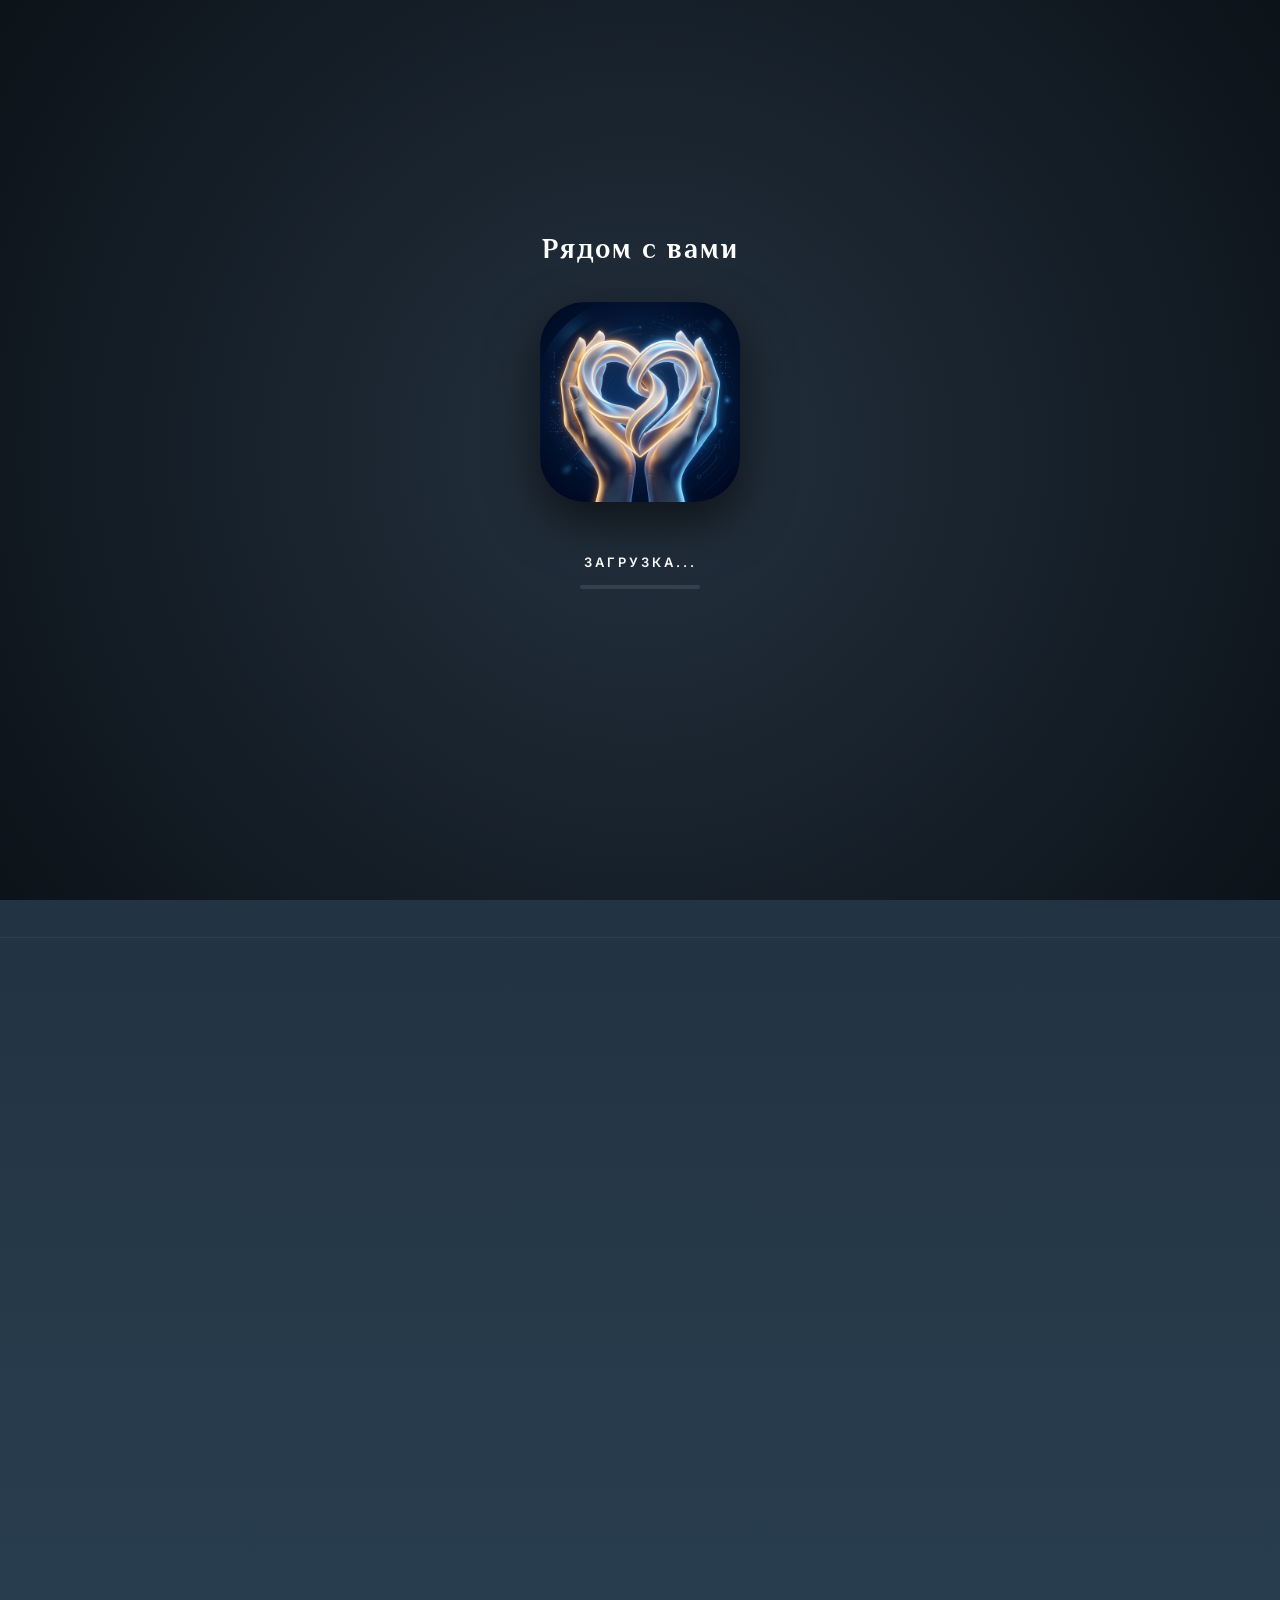
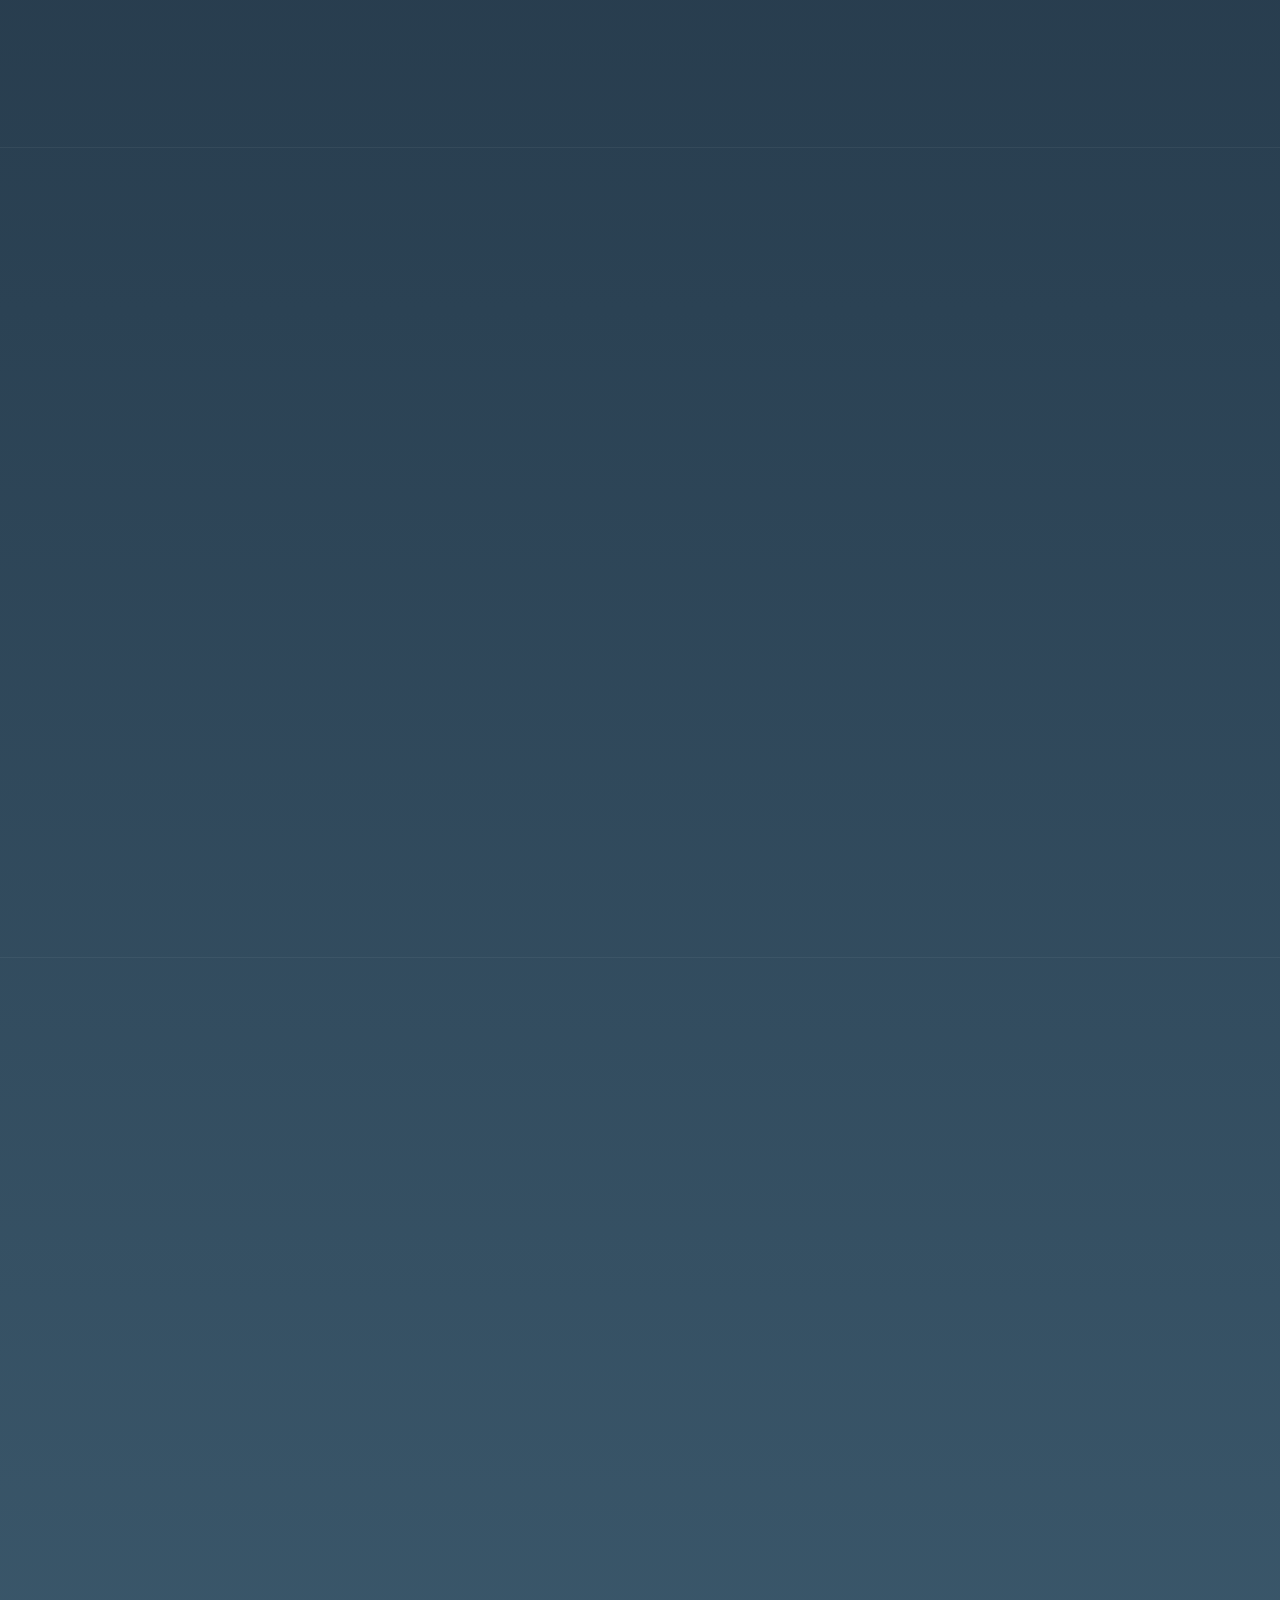
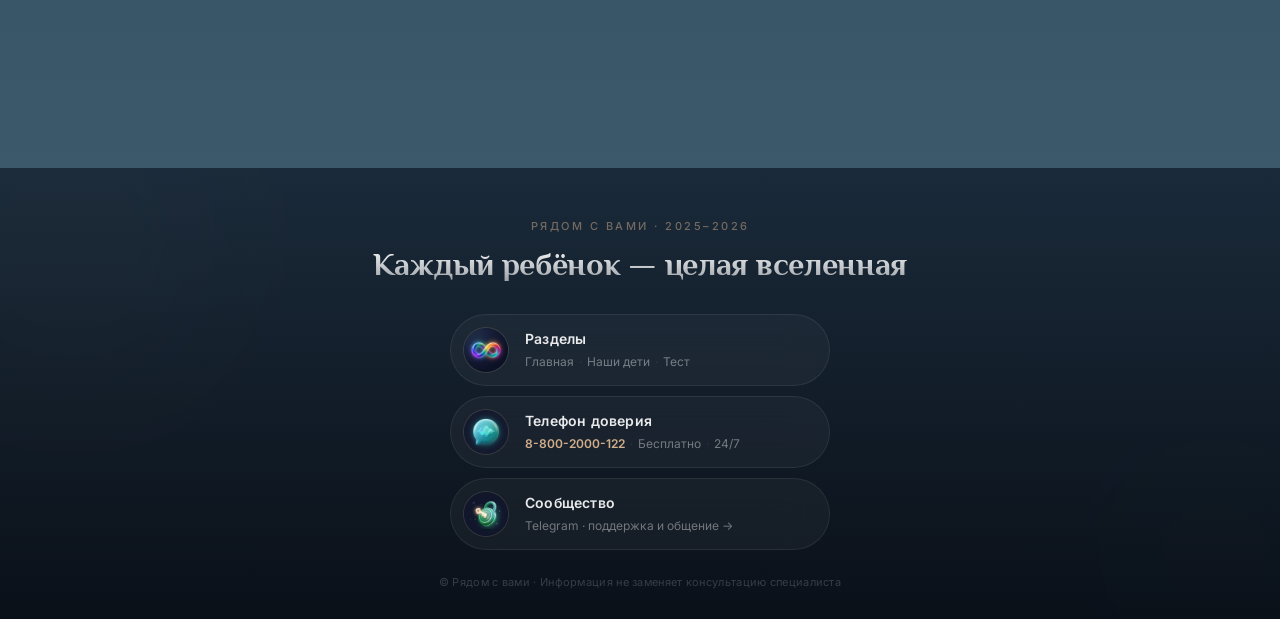
<file: down.html>
﻿﻿<!DOCTYPE html>
<html lang="ru">
<head>
    <meta charset="UTF-8">
    <meta name="viewport" content="width=device-width, initial-scale=1.0, viewport-fit=cover">
    <title>Синдром Дауна — История и поддержка</title>
    <meta name="description" content="История о солнечном ребёнке с синдромом Дауна: любовь, поддержка и практические советы для родителей.">
    <link rel="manifest" href="manifest.json">
    <link rel="canonical" href="https://ryadom-svami.ru/down.html">
    <link rel="icon" href="img/logo.png" type="image/png">
    <meta property="og:title" content="Синдром Дауна — История и поддержка">
    <meta property="og:description" content="История о солнечном ребёнке с синдромом Дауна.">
    <meta property="og:url" content="https://ryadom-svami.ru/down.html">
    <meta property="og:image" content="https://ryadom-svami.ru/img/icon_down.png">
    <link rel="preload" href="style.css?v=7" as="style">
    <link rel="preconnect" href="https://fonts.googleapis.com">
    <link rel="preconnect" href="https://fonts.gstatic.com" crossorigin>
    <link rel="stylesheet" href="style.css?v=7">
    <link href="https://fonts.googleapis.com/css2?family=Inter:wght@400;500;600;700&family=Philosopher:ital,wght@0,400;0,700;1,400&display=swap" rel="stylesheet">
    <!-- Yandex.Metrika counter -->
    <script type="text/javascript">
        (function(m,e,t,r,i,k,a){m[i]=m[i]||function(){(m[i].a=m[i].a||[]).push(arguments)};
        m[i].l=1*new Date();
        for(var j=0;j<document.scripts.length;j++){if(document.scripts[j].src===r){return;}}
        k=e.createElement(t),a=e.getElementsByTagName(t)[0],k.async=1,k.src=r,a.parentNode.insertBefore(k,a)})
        (window,document,"script","https://mc.yandex.ru/metrika/tag.js","ym");
        ym(108678187, "init", { clickmap:true, trackLinks:true, accurateTrackBounce:true, webvisor:true });
    </script>
    <noscript><div><img src="https://mc.yandex.ru/watch/108678187" style="position:absolute; left:-9999px;" alt="" /></div></noscript>
    <!-- /Yandex.Metrika counter -->
<link rel="apple-touch-icon" href="img/app_icon_192.png">
    <!-- OneSignal Push Notifications -->
    <script src="https://cdn.onesignal.com/sdks/web/v16/OneSignalSDK.page.js" defer></script>
    <script>
        window.OneSignalDeferred = window.OneSignalDeferred || [];
        OneSignalDeferred.push(async function(OneSignal) {
            await OneSignal.init({
                appId: "0009d238-be4d-4813-87bb-7026221769ed",
                notifyButton: { enable: false },
                promptOptions: {
                    slidedown: { enabled: false, autoPrompt: false }
                }
            });
        });
    </script></head>
<body class="story-page" data-theme="dark">
    <!-- SPLASH SCREEN ENHANCED -->
    <div id="splash-screen" class="splash-screen">
        <div class="splash-bg-decor"></div>
        <div class="splash-content">
            <h2 class="splash-title">Рядом с вами</h2>
            <div class="splash-logo-container">
                <img src="img/app_icon_512.png" alt="Рядом с вами" class="splash-logo">
                <div class="splash-glow"></div>
            </div>
            <div class="splash-loader-wrapper">
                <span class="splash-loading-text">Загрузка...</span>
                <div class="splash-loader"></div>
            </div>
            <p class="splash-text" id="splash-text"></p>
        </div>
    </div>
    <script>
        document.addEventListener("DOMContentLoaded", () => {
            const splash = document.getElementById('splash-screen');
            if (splash) {
                if (!sessionStorage.getItem('splashShown')) {
                    const phrases = [
                        "Вы — лучший родитель для своего ребёнка...",
                        "Вы не одни. Мы рядом с вами...",
                        "Делаем мир добрее, шаг за шагом...",
                        "Вдох глубокий... Вы со всем справитесь...",
                        "Каждая маленькая победа имеет значение..."
                    ];
                    document.getElementById('splash-text').textContent = phrases[Math.floor(Math.random() * phrases.length)];
                    setTimeout(() => {
                        splash.classList.add('hidden');
                        sessionStorage.setItem('splashShown', 'true');
                    }, 3500);
                } else {
                    splash.style.display = 'none';
                }
            }
        });
    </script>

    <header class="header">
        <div class="container header-inner">
            <a href="index.html" class="logo">
                <img src="img/logo.webp" alt="Рядом с вами" height="40">
            </a>
            <nav class="nav">
                <div class="nav-dropdown" id="navDropdown">
                    <button class="nav-dropdown-btn" id="navDropdownBtn" aria-expanded="false">
                        <svg width="15" height="15" viewBox="0 0 24 24" fill="none" stroke="currentColor" stroke-width="2" stroke-linecap="round" stroke-linejoin="round"><rect x="3" y="3" width="7" height="7"></rect><rect x="14" y="3" width="7" height="7"></rect><rect x="3" y="14" width="7" height="7"></rect><rect x="14" y="14" width="7" height="7"></rect></svg>
                        <span class="nav-dropdown-label">Инструменты</span>
                        <svg class="nav-dropdown-chevron" width="14" height="14" viewBox="0 0 24 24" fill="none" stroke="currentColor" stroke-width="2.5" stroke-linecap="round" stroke-linejoin="round"><polyline points="6 9 12 15 18 9"></polyline></svg>
                    </button>
                    <div class="nav-dropdown-overlay" id="navDropdownOverlay"></div>
                    <div class="nav-dropdown-content" id="navDropdownContent">
                        <div class="nav-dropdown-handle"></div>
                        <a href="test.html" class="nav-dropdown-item">
                            <span class="nav-dropdown-icon">🧩</span>
                            <div class="nav-dropdown-text">
                                <span class="nav-dropdown-title">Тест M-CHAT-R</span>
                                <span class="nav-dropdown-sub">Скрининг развития ребёнка</span>
                            </div>
                        </a>
                        <a href="diary.html" class="nav-dropdown-item">
                            <span class="nav-dropdown-icon">📖</span>
                            <div class="nav-dropdown-text">
                                <span class="nav-dropdown-title">Дневник побед</span>
                                <span class="nav-dropdown-sub">Учёт маленьких достижений</span>
                            </div>
                        </a>
                        <a href="timer.html" class="nav-dropdown-item">
                            <span class="nav-dropdown-icon">⏱️</span>
                            <div class="nav-dropdown-text">
                                <span class="nav-dropdown-title">Таймер дня</span>
                                <span class="nav-dropdown-sub">Расписание и визуальный таймер</span>
                            </div>
                        </a>
                        <a href="stories.html" class="nav-dropdown-item"><span class="nav-dropdown-icon">📖</span><div class="nav-dropdown-text"><span class="nav-dropdown-title">Социальные истории</span><span class="nav-dropdown-sub">Подготовка к новым ситуациям</span></div></a>
                    </div>
                </div>
                <button id="installAppBtn" class="btn-primary header-btn" style="display: none; align-items: center; gap: 5px; padding: 6px 12px;">
                    <svg width="14" height="14" viewBox="0 0 24 24" fill="none" stroke="currentColor" stroke-width="2"><path d="M21 15v4a2 2 0 0 1-2 2H5a2 2 0 0 1-2-2v-4"></path><polyline points="7 10 12 15 17 10"></polyline><line x1="12" y1="15" x2="12" y2="3"></line></svg>
                    <span class="install-label">Скачать</span>
                </button>
                <button class="theme-toggle" id="themeToggle" title="Переключить тему" aria-label="Переключить тему">☀️</button>
            </nav>
            <script>
            (function() {
                const btn = document.getElementById('navDropdownBtn');
                const content = document.getElementById('navDropdownContent');
                const overlay = document.getElementById('navDropdownOverlay');
                if (!btn || !content) return;

                document.body.appendChild(overlay);
                document.body.appendChild(content);

                function open() {
                    if (window.innerWidth > 768) {
                        const r = btn.getBoundingClientRect();
                        content.style.top = (r.bottom + 10) + 'px';
                        content.style.right = (window.innerWidth - r.right) + 'px';
                        content.style.bottom = 'auto';
                    } else {
                        content.style.top = '';
                        content.style.right = '';
                        content.style.bottom = '0';
                        document.body.style.overflow = 'hidden';
                    }
                    content.classList.add('show');
                    overlay.classList.add('show');
                    btn.classList.add('active');
                    btn.setAttribute('aria-expanded', 'true');
                }
                function close() {
                    content.classList.remove('show');
                    overlay.classList.remove('show');
                    btn.classList.remove('active');
                    btn.setAttribute('aria-expanded', 'false');
                    document.body.style.overflow = '';
                }

                btn.addEventListener('click', (e) => {
                    e.stopPropagation();
                    content.classList.contains('show') ? close() : open();
                });
                overlay.addEventListener('click', close);
                document.addEventListener('click', (e) => { if (!btn.contains(e.target) && !content.contains(e.target)) close(); });
                document.addEventListener('keydown', (e) => { if (e.key === 'Escape') close(); });
            })();
            </script>
        </div>
    </header>

    <div class="reading-progress" id="readingProgress"></div>

    <section class="story-scene">
        <div class="container scene-grid">
            <div class="scene-text animate-scroll">
                <h2>Малыш, в котором спряталось солнце</h2>
                <p>Врачи говорили на непонятном языке строгих медицинских терминов. А малыш просто лежал в кроватке и улыбался так, что в палате становилось светлее.</p>
                <p>У него была одна крошечная лишняя хромосома — словно дополнительная капелька света, подарившая ему невероятное, огромное сердце.</p>
            </div>
            <div class="scene-tip animate-scroll delay-1">
                <div class="tip-icon"><img loading="lazy" src="img/down_tip1.webp" alt="Смысл"></div>
                <h4>Что это значит?</h4>
                <p>Синдром Дауна — это не болезнь, которую нужно лечить. Это генетическая особенность (47 хромосом вместо 46). Эти дети обладают невероятным уровнем эмпатии, они искренние, открытые и очень ласковые.</p>
            </div>
        </div>
    </section>

    <section class="story-scene">
        <div class="container scene-grid">
            <div class="scene-text animate-scroll">
                <p>Но иногда солнце пряталось за тучами. Его тело казалось слишком мягким, чтобы побежать за другими детьми во дворе.</p>
                <p>А слова, которые так хотелось сказать маме, никак не складывались в звуки, вызывая обиду от того, что его не могут понять.</p>
            </div>
            <div class="scene-tip animate-scroll delay-1">
                <div class="tip-icon"><img loading="lazy" src="img/down_tip2.webp" alt="Темп"></div>
                <h4>Свой собственный темп</h4>
                <p>Сниженный мышечный тонус (гипотония) делает физическое и речевое развитие более плавным. Они обязательно всему научатся, просто им нужно больше времени. <strong>Попробуйте:</strong> систему жестов (Макатон) для общения до появления речи.</p>
            </div>
        </div>
    </section>

    <section class="story-scene">
        <div class="container scene-grid">
            <div class="scene-text animate-scroll">
                <p>Тогда родители поняли: торопить этот цветок бессмысленно — его нужно заботливо поливать. Большие, сложные задачи они разбили на крошечные, веселые шажки.</p>
                <p>Гимнастика стала игрой. А каждое новое слово — праздником, который отмечали ярче, чем Новый год.</p>
            </div>
            <div class="scene-tip animate-scroll delay-1">
                <div class="tip-icon"><img loading="lazy" src="img/down_tip3.webp" alt="Развитие"></div>
                <h4>Раннее вмешательство</h4>
                <p>Детский мозг невероятно пластичен. Регулярные, но мягкие занятия с дефектологом, логопедом и ЛФК творят настоящие чудеса. Хвалите за каждое, даже самое маленькое усилие.</p>
            </div>
        </div>
    </section>

    <section class="story-scene scene-final">
        <div class="container scene-grid">
            <div class="scene-text animate-scroll">
                <p>Иногда чужие, непонимающие взгляды прохожих ранили. Но когда малыш подбегал и крепко обнимал маму, все тревоги мира исчезали.</p>
                <p>Она поняла, что ей нужны силы, чтобы быть его надежным щитом и его солнцем в ответ.</p>
            </div>
            <div class="scene-tip animate-scroll delay-1">
                <div class="tip-icon"><img loading="lazy" src="img/down_tip4.webp" alt="Опора"></div>
                <h4>Опора для мамы</h4>
                <p>Вы столкнетесь со стереотипами, и это забирает много ресурса. Окружите себя теми, кто вас понимает. Общение с другими родителями «солнечных» детей — лучшая защита от выгорания.</p>
            </div>
        </div>
        
        <div class="container animate-scroll delay-2" style="text-align: center; margin-top: 60px;">
            <p class="final-message">Вам больше не нужно быть сильными в одиночку. Присоединяйтесь к нам.</p>
            <a href="https://t.me/+PFfgr3RmK_dmMGRi" class="btn-primary join-btn-large btn-pulse" style="margin-top: 20px;">Присоединиться к сообществу</a>
        </div>
    </section>

    <footer class="footer footer-premium">
        <div class="footer-glow footer-glow-1"></div>
        <div class="footer-glow footer-glow-2"></div>
        <div class="container">
            <div class="footer-hero-block">
                <p class="footer-eyebrow">Рядом с вами · 2025–2026</p>
                <h2 class="footer-main-title">Каждый ребёнок — целая&nbsp;вселенная</h2>
            </div>
            <div class="footer-cards-column">
                <div class="footer-compact-card">
                    <img src="img/icon_autism.webp" class="footer-compact-img" loading="lazy" alt="Разделы">
                    <div class="footer-compact-text">
                        <h4>Разделы</h4>
                        <div class="footer-compact-links">
                            <a href="index.html">Главная</a> <span class="dot-sep">·</span>
                            <a href="index.html#diagnoses">Наши дети</a> <span class="dot-sep">·</span>
                            <a href="test.html">Тест</a>
                        </div>
                    </div>
                </div>
                <div class="footer-compact-card">
                    <img src="img/icon_speech.webp" class="footer-compact-img" loading="lazy" alt="Телефон">
                    <div class="footer-compact-text">
                        <h4>Телефон доверия</h4>
                        <div class="footer-compact-links">
                            <a href="tel:88002000122" class="phone-gold">8-800-2000-122</a>
                            <span class="dot-sep">·</span> Бесплатно <span class="dot-sep">·</span> 24/7
                        </div>
                    </div>
                </div>
                <a href="https://t.me/+PFfgr3RmK_dmMGRi" class="footer-compact-card footer-compact-link">
                    <img src="img/icon_okr.webp" class="footer-compact-img" loading="lazy" alt="Telegram">
                    <div class="footer-compact-text">
                        <h4>Сообщество</h4>
                        <div class="footer-compact-links">Telegram · поддержка и общение →</div>
                    </div>
                </a>
            </div>
            <p class="footer-copy">© Рядом с вами · Информация не заменяет консультацию специалиста</p>
        </div>
    </footer>

    <button id="storyAudioBtn" class="audio-btn">
        <span class="audio-icon">▶️</span>
        <span class="audio-text">Слушать историю</span>
    </button>
    <audio id="storyAudio" src="story-down.mp3"></audio>

    <script>
        // Управление аудиоплеером
        const audioBtn = document.getElementById('storyAudioBtn');
        const audio = document.getElementById('storyAudio');
        if (audioBtn && audio) {
            audioBtn.addEventListener('click', () => {
                if (audio.paused) {
                    audio.play().catch(e => {});
                    audioBtn.classList.add('playing');
                    audioBtn.querySelector('.audio-icon').textContent = '⏸️';
                    audioBtn.querySelector('.audio-text').textContent = 'Пауза';
                } else {
                    audio.pause();
                    audioBtn.classList.remove('playing');
                    audioBtn.querySelector('.audio-icon').textContent = '▶️';
                    audioBtn.querySelector('.audio-text').textContent = 'Слушать историю';
                }
            });
            audio.addEventListener('ended', () => {
                audioBtn.classList.remove('playing');
                audioBtn.querySelector('.audio-icon').textContent = '▶️';
                audioBtn.querySelector('.audio-text').textContent = 'Слушать историю';
            });
        }

        const observer = new IntersectionObserver((entries) => {
            entries.forEach((entry) => {
                if (entry.isIntersecting) {
                    entry.target.classList.add('in-view');
                } else {
                    entry.target.classList.remove('in-view');
                }
            });
        }, { 
            threshold: 0.25, 
            rootMargin: "-10% 0px -10% 0px" 
        });

        const hiddenElements = document.querySelectorAll('.animate-scroll');
        hiddenElements.forEach((el) => observer.observe(el));

        // Тема: загрузка из localStorage
        const themeToggle = document.getElementById('themeToggle');
        const savedTheme = localStorage.getItem('theme');
        if (savedTheme === 'light') {
            document.body.removeAttribute('data-theme');
            themeToggle.textContent = '🌙';
        }
        themeToggle.addEventListener('click', () => {
            if (document.body.getAttribute('data-theme') === 'dark') {
                document.body.removeAttribute('data-theme');
                themeToggle.textContent = '🌙';
                localStorage.setItem('theme', 'light');
            } else {
                document.body.setAttribute('data-theme', 'dark');
                themeToggle.textContent = '☀️';
                localStorage.setItem('theme', 'dark');
            }
        });

        // Прогресс чтения
        const progressBar = document.getElementById('readingProgress');
        if (progressBar) {
            window.addEventListener('scroll', () => {
                const h = document.documentElement.scrollHeight - document.documentElement.clientHeight;
                if (h > 0) progressBar.style.width = (document.documentElement.scrollTop / h * 100) + '%';
            });
        }
    </script>
        <script>
        // PWA Install Logic
        let deferredPrompt;
        const installBtn = document.getElementById('installAppBtn');

        const isIos = () => {
            const userAgent = window.navigator.userAgent.toLowerCase();
            return /iphone|ipad|ipod/.test(userAgent);
        };
        const isInStandaloneMode = () => ('standalone' in window.navigator) && (window.navigator.standalone);

        // Show button for iOS if not already installed
        if (installBtn && isIos() && !isInStandaloneMode()) {
            installBtn.style.display = 'inline-flex';
            installBtn.addEventListener('click', () => {
                alert('Чтобы установить приложение на iPhone:\n\n1. Нажмите кнопку "Поделиться" (квадрат со стрелочкой) внизу экрана браузера.\n2. Выберите "На экран Домой" (Add to Home Screen).');
            });
        } else {
            // Android / Desktop logic
            window.addEventListener('beforeinstallprompt', (e) => {
                e.preventDefault();
                deferredPrompt = e;
                if (installBtn) installBtn.style.display = 'inline-flex';
            });

            if (installBtn) {
                installBtn.addEventListener('click', async () => {
                    if (deferredPrompt) {
                        deferredPrompt.prompt();
                        const { outcome } = await deferredPrompt.userChoice;
                        if (outcome === 'accepted') installBtn.style.display = 'none';
                        deferredPrompt = null;
                    }
                });
            }
        }
    </script>
    
</body>
</html>
</file>
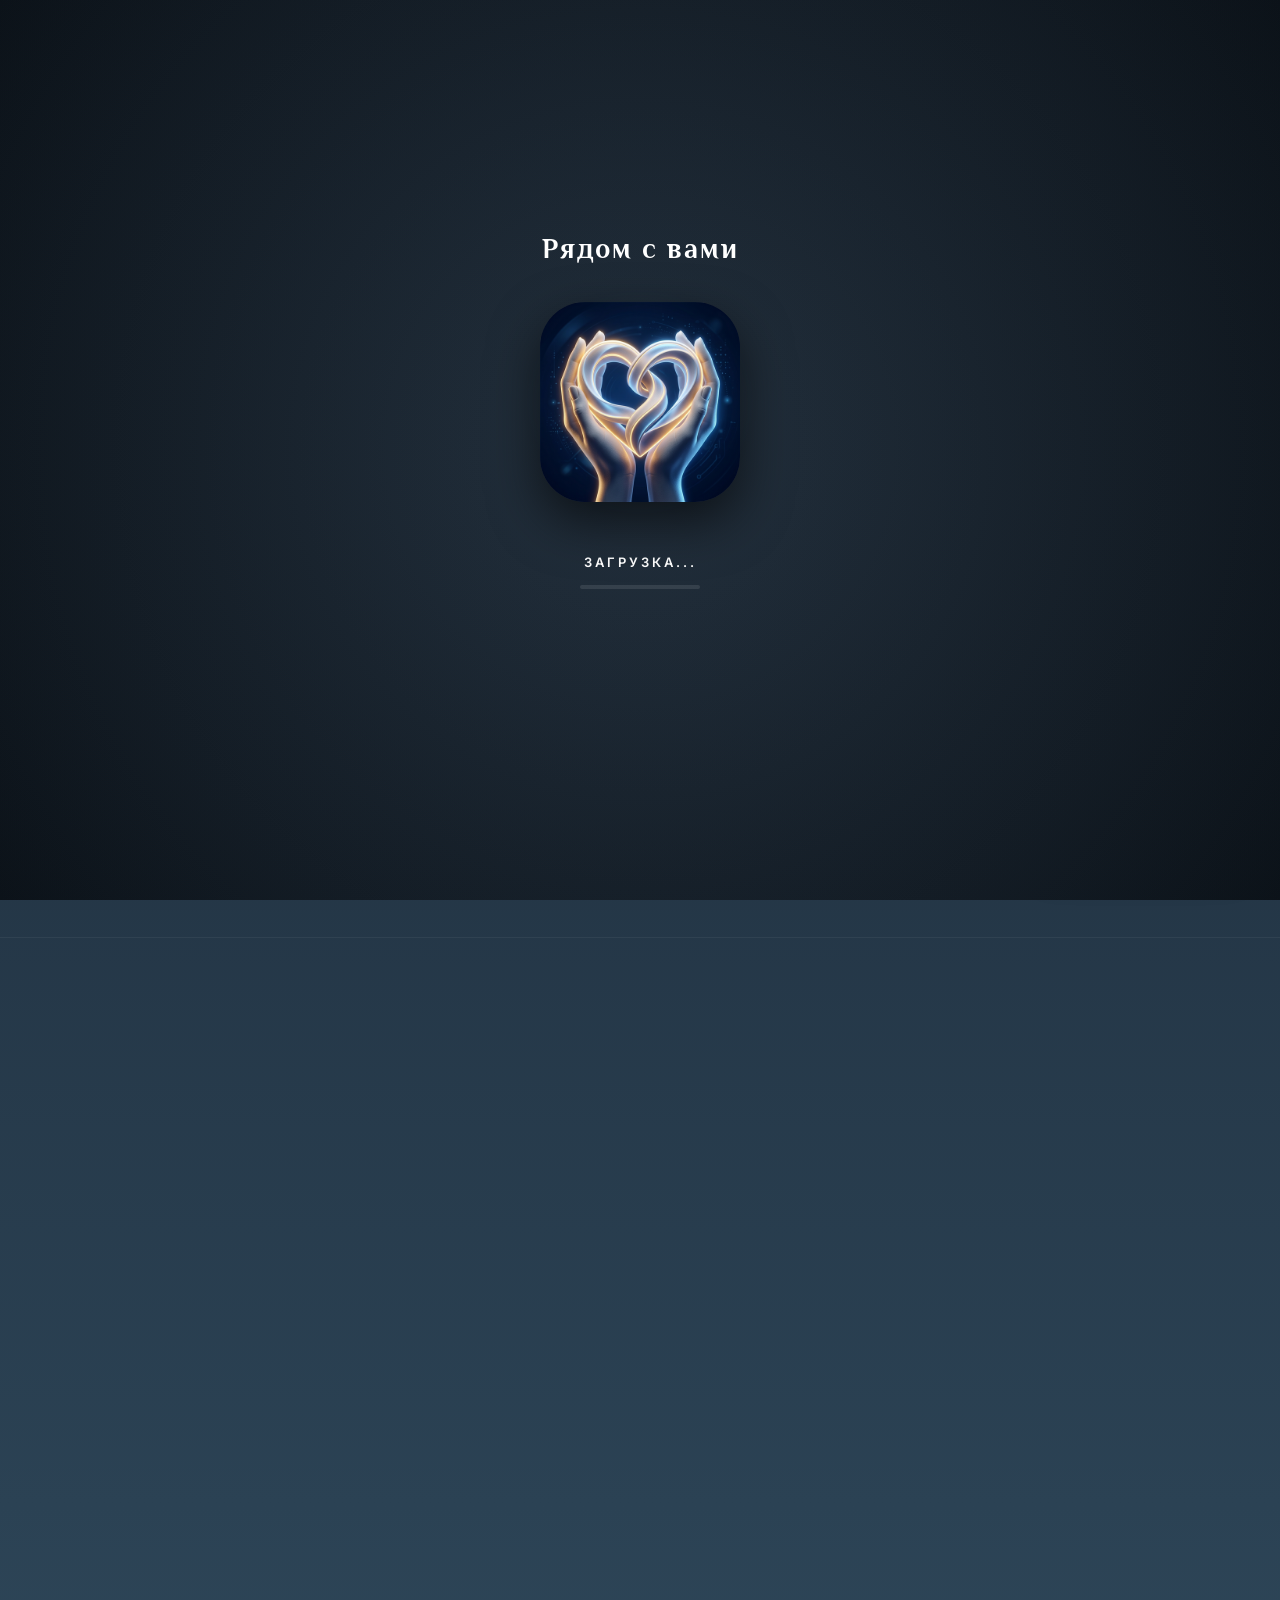
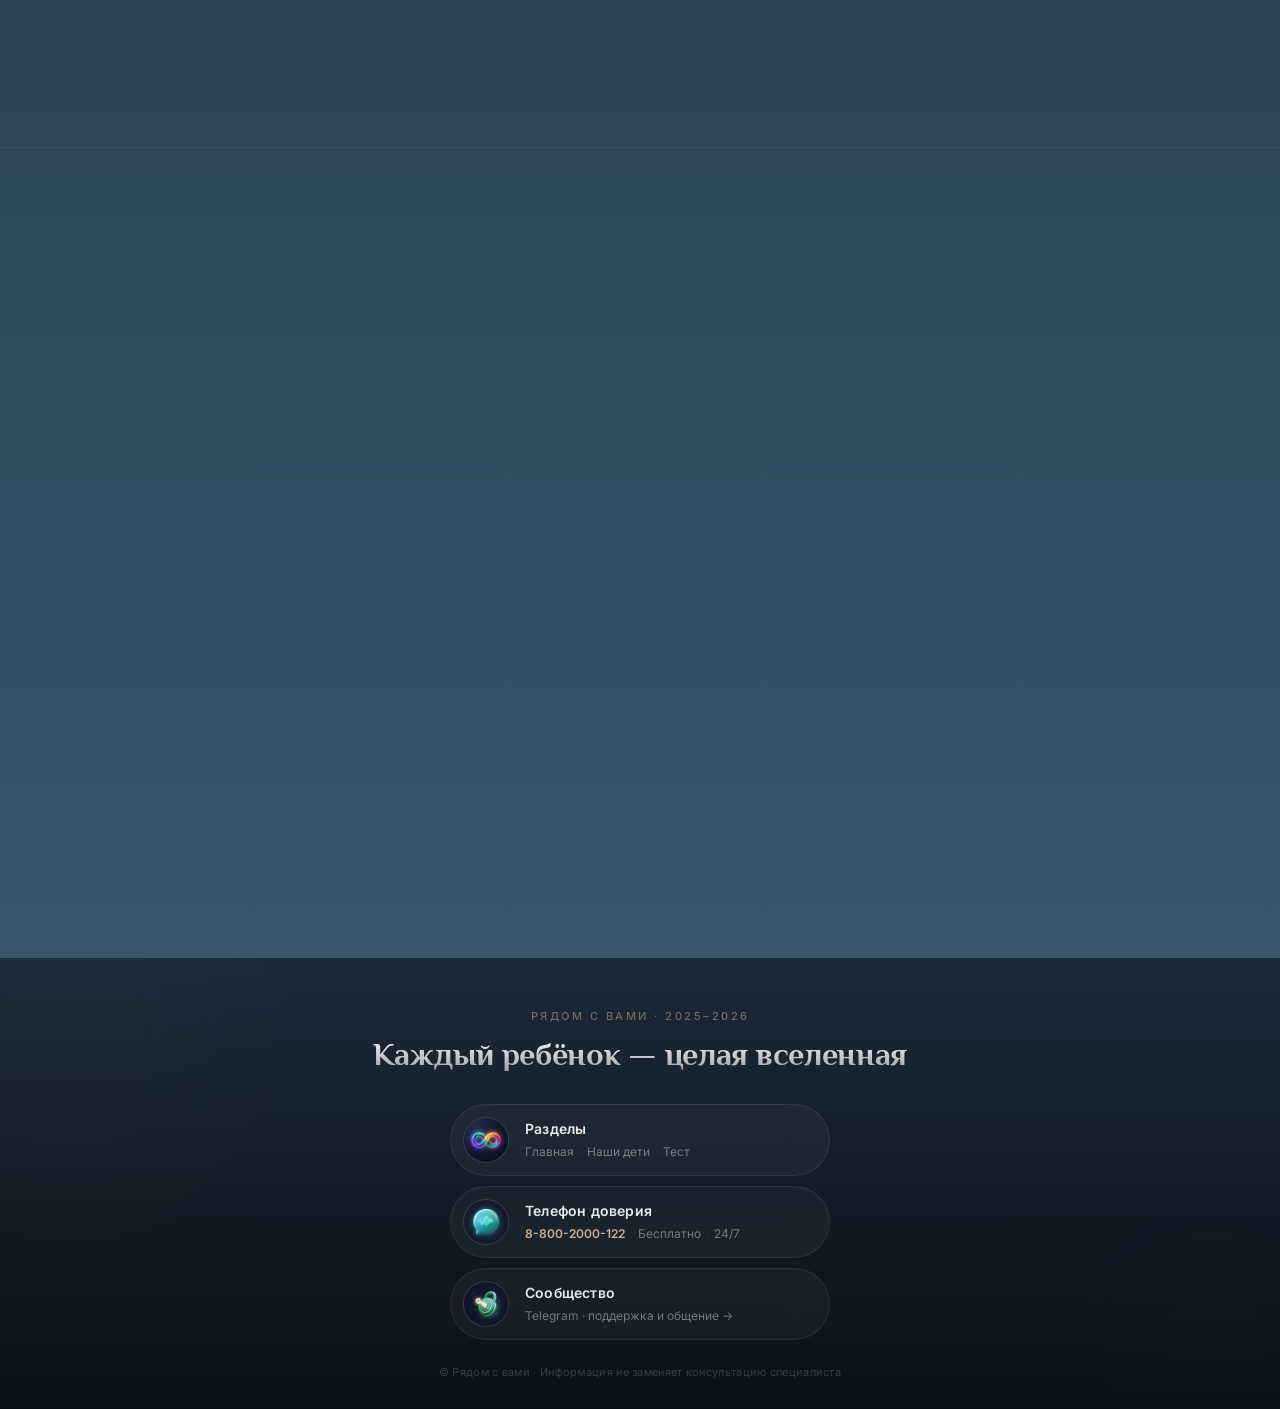
<file: okr.html>
﻿﻿<!DOCTYPE html>
<html lang="ru">
<head>
    <meta charset="UTF-8">
    <meta name="viewport" content="width=device-width, initial-scale=1.0, viewport-fit=cover">
    <title>ОКР — История и поддержка</title>
    <meta name="description" content="История о ребёнке с ОКР: понимание навязчивых мыслей, поддержка и советы для родителей.">
    <link rel="manifest" href="manifest.json">
    <link rel="canonical" href="https://ryadom-svami.ru/okr.html">
    <link rel="icon" href="img/logo.png" type="image/png">
    <meta property="og:title" content="ОКР — История и поддержка">
    <meta property="og:description" content="История о ребёнке с ОКР: понимание и поддержка.">
    <meta property="og:url" content="https://ryadom-svami.ru/okr.html">
    <meta property="og:image" content="https://ryadom-svami.ru/img/icon_okr.png">
    <link rel="preload" href="style.css?v=7" as="style">
    <link rel="preconnect" href="https://fonts.googleapis.com">
    <link rel="preconnect" href="https://fonts.gstatic.com" crossorigin>
    <link rel="stylesheet" href="style.css?v=7">
    <link href="https://fonts.googleapis.com/css2?family=Inter:wght@400;500;600;700&family=Philosopher:ital,wght@0,400;0,700;1,400&display=swap" rel="stylesheet">
    <!-- Yandex.Metrika counter -->
    <script type="text/javascript">
        (function(m,e,t,r,i,k,a){m[i]=m[i]||function(){(m[i].a=m[i].a||[]).push(arguments)};
        m[i].l=1*new Date();
        for(var j=0;j<document.scripts.length;j++){if(document.scripts[j].src===r){return;}}
        k=e.createElement(t),a=e.getElementsByTagName(t)[0],k.async=1,k.src=r,a.parentNode.insertBefore(k,a)})
        (window,document,"script","https://mc.yandex.ru/metrika/tag.js","ym");
        ym(108678187, "init", { clickmap:true, trackLinks:true, accurateTrackBounce:true, webvisor:true });
    </script>
    <noscript><div><img src="https://mc.yandex.ru/watch/108678187" style="position:absolute; left:-9999px;" alt="" /></div></noscript>
    <!-- /Yandex.Metrika counter -->
<link rel="apple-touch-icon" href="img/app_icon_192.png">
    <!-- OneSignal Push Notifications -->
    <script src="https://cdn.onesignal.com/sdks/web/v16/OneSignalSDK.page.js" defer></script>
    <script>
        window.OneSignalDeferred = window.OneSignalDeferred || [];
        OneSignalDeferred.push(async function(OneSignal) {
            await OneSignal.init({
                appId: "0009d238-be4d-4813-87bb-7026221769ed",
                notifyButton: { enable: false },
                promptOptions: {
                    slidedown: { enabled: false, autoPrompt: false }
                }
            });
        });
    </script></head>
<body class="story-page" data-theme="dark">
    <!-- SPLASH SCREEN ENHANCED -->
    <div id="splash-screen" class="splash-screen">
        <div class="splash-bg-decor"></div>
        <div class="splash-content">
            <h2 class="splash-title">Рядом с вами</h2>
            <div class="splash-logo-container">
                <img src="img/app_icon_512.png" alt="Рядом с вами" class="splash-logo">
                <div class="splash-glow"></div>
            </div>
            <div class="splash-loader-wrapper">
                <span class="splash-loading-text">Загрузка...</span>
                <div class="splash-loader"></div>
            </div>
            <p class="splash-text" id="splash-text"></p>
        </div>
    </div>
    <script>
        document.addEventListener("DOMContentLoaded", () => {
            const splash = document.getElementById('splash-screen');
            if (splash) {
                if (!sessionStorage.getItem('splashShown')) {
                    const phrases = [
                        "Вы — лучший родитель для своего ребёнка...",
                        "Вы не одни. Мы рядом с вами...",
                        "Делаем мир добрее, шаг за шагом...",
                        "Вдох глубокий... Вы со всем справитесь...",
                        "Каждая маленькая победа имеет значение..."
                    ];
                    document.getElementById('splash-text').textContent = phrases[Math.floor(Math.random() * phrases.length)];
                    setTimeout(() => {
                        splash.classList.add('hidden');
                        sessionStorage.setItem('splashShown', 'true');
                    }, 3500);
                } else {
                    splash.style.display = 'none';
                }
            }
        });
    </script>
    <header class="header">
        <div class="container header-inner">
            <a href="index.html" class="logo"><img src="img/logo.webp" alt="Лого" height="40"></a>
            <nav class="nav">
                <div class="nav-dropdown" id="navDropdown">
                    <button class="nav-dropdown-btn" id="navDropdownBtn" aria-expanded="false">
                        <svg width="15" height="15" viewBox="0 0 24 24" fill="none" stroke="currentColor" stroke-width="2" stroke-linecap="round" stroke-linejoin="round"><rect x="3" y="3" width="7" height="7"></rect><rect x="14" y="3" width="7" height="7"></rect><rect x="3" y="14" width="7" height="7"></rect><rect x="14" y="14" width="7" height="7"></rect></svg>
                        <span class="nav-dropdown-label">Инструменты</span>
                        <svg class="nav-dropdown-chevron" width="14" height="14" viewBox="0 0 24 24" fill="none" stroke="currentColor" stroke-width="2.5" stroke-linecap="round" stroke-linejoin="round"><polyline points="6 9 12 15 18 9"></polyline></svg>
                    </button>
                    <div class="nav-dropdown-overlay" id="navDropdownOverlay"></div>
                    <div class="nav-dropdown-content" id="navDropdownContent">
                        <div class="nav-dropdown-handle"></div>
                        <a href="test.html" class="nav-dropdown-item">
                            <span class="nav-dropdown-icon">🧩</span>
                            <div class="nav-dropdown-text">
                                <span class="nav-dropdown-title">Тест M-CHAT-R</span>
                                <span class="nav-dropdown-sub">Скрининг развития ребёнка</span>
                            </div>
                        </a>
                        <a href="diary.html" class="nav-dropdown-item">
                            <span class="nav-dropdown-icon">📖</span>
                            <div class="nav-dropdown-text">
                                <span class="nav-dropdown-title">Дневник побед</span>
                                <span class="nav-dropdown-sub">Учёт маленьких достижений</span>
                            </div>
                        </a>
                        <a href="timer.html" class="nav-dropdown-item">
                            <span class="nav-dropdown-icon">⏱️</span>
                            <div class="nav-dropdown-text">
                                <span class="nav-dropdown-title">Таймер дня</span>
                                <span class="nav-dropdown-sub">Расписание и визуальный таймер</span>
                            </div>
                        </a>
                    </div>
                </div>
                <button id="installAppBtn" class="btn-primary header-btn" style="display: none; align-items: center; gap: 5px; padding: 6px 12px;">
                    <svg width="14" height="14" viewBox="0 0 24 24" fill="none" stroke="currentColor" stroke-width="2"><path d="M21 15v4a2 2 0 0 1-2 2H5a2 2 0 0 1-2-2v-4"></path><polyline points="7 10 12 15 17 10"></polyline><line x1="12" y1="15" x2="12" y2="3"></line></svg>
                    <span class="install-label">Скачать</span>
                </button>
                <button class="theme-toggle" id="themeToggle" title="Переключить тему" aria-label="Переключить тему">☀️</button>
            </nav>
            <script>
            (function() {
                const btn = document.getElementById('navDropdownBtn');
                const content = document.getElementById('navDropdownContent');
                const overlay = document.getElementById('navDropdownOverlay');
                if (!btn || !content) return;

                document.body.appendChild(overlay);
                document.body.appendChild(content);

                function open() {
                    if (window.innerWidth > 768) {
                        const r = btn.getBoundingClientRect();
                        content.style.top = (r.bottom + 10) + 'px';
                        content.style.right = (window.innerWidth - r.right) + 'px';
                        content.style.bottom = 'auto';
                    } else {
                        content.style.top = '';
                        content.style.right = '';
                        content.style.bottom = '0';
                        document.body.style.overflow = 'hidden';
                    }
                    content.classList.add('show');
                    overlay.classList.add('show');
                    btn.classList.add('active');
                    btn.setAttribute('aria-expanded', 'true');
                }
                function close() {
                    content.classList.remove('show');
                    overlay.classList.remove('show');
                    btn.classList.remove('active');
                    btn.setAttribute('aria-expanded', 'false');
                    document.body.style.overflow = '';
                }

                btn.addEventListener('click', (e) => {
                    e.stopPropagation();
                    content.classList.contains('show') ? close() : open();
                });
                overlay.addEventListener('click', close);
                document.addEventListener('click', (e) => { if (!btn.contains(e.target) && !content.contains(e.target)) close(); });
                document.addEventListener('keydown', (e) => { if (e.key === 'Escape') close(); });
            })();
            </script>
        </div>
    </header>

    <div class="reading-progress" id="readingProgress"></div>

    <section class="story-scene">
        <div class="container scene-grid">
            <div class="scene-text animate-scroll">
                <h2>Маленький хранитель Порядка</h2>
                <p>В его голове жил шумный Невидимка. Он постоянно шептал: «Проверь дверь еще раз», «Вымой руки снова», «Разложи карандаши по цветам». Невидимка пугал Малыша, обещая, что если не сделать этого, случится что-то плохое.</p>
                <p>И Малыш слушался, превращая свой день в бесконечный ряд строгих ритуалов, чтобы просто унять этот тревожный шепот.</p>
            </div>
            <div class="scene-tip animate-scroll delay-1">
                <div class="tip-icon"><img loading="lazy" src="img/okr_tip1.webp" alt="Смысл"></div>
                <h4>Что это значит?</h4>
                <p>Обсессивно-компульсивное расстройство (ОКР) — это не странность характера. Это навязчивые мысли (обсессии) и действия (компульсии), которые мозг использует как щит от сильной тревоги.</p>
            </div>
        </div>
    </section>

    <section class="story-scene">
        <div class="container scene-grid">
            <div class="scene-text animate-scroll">
                <p>Ритуалы забирали все силы. Пока другие дети играли, он тратил часы на то, чтобы всё было «правильно». Мир стал для него полем боя с собственными мыслями.</p>
                <p>Он очень устал быть хранителем этого хрупкого порядка, но не знал, как сказать Невидимке «хватит».</p>
            </div>
            <div class="scene-tip animate-scroll delay-1">
                <div class="tip-icon"><img loading="lazy" src="img/okr_tip2.webp" alt="Петля"></div>
                <h4>Петля тревоги</h4>
                <p>Запрещать ребёнку выполнять ритуал силой — нельзя, это вызовет панику. Важно понять: ритуал — это способ успокоиться. <strong>Попробуйте:</strong> дать Невидимке смешное имя и вместе с ребёнком «договариваться» с ним.</p>
            </div>
        </div>
    </section>

    <section class="story-scene scene-final">
        <div class="container scene-grid">
            <div class="scene-text animate-scroll">
                <p>Мама обняла его и сказала: «Это не ты хочешь проверять дверь, это просто шумный Невидимка. Мы справимся с ним вместе». Они научились отделять мысли от самого Малыша.</p>
                <p>Шаг за шагом, с помощью врача и упражнений, шепот становился всё тише, а жизнь — всё свободнее.</p>
            </div>
            <div class="scene-tip animate-scroll delay-1">
                <div class="tip-icon"><img loading="lazy" src="img/okr_tip3.webp" alt="Опора"></div>
                <h4>Опора в терапии</h4>
                <p>Когнитивно-поведенческая терапия творит чудеса. Ребёнок учится управлять тревогой, не прибегая к ритуалам. Наберитесь терпения — путь не будет быстрым, но он возможен.</p>
            </div>
        </div>
        <div class="container animate-scroll delay-2" style="text-align: center; margin-top: 60px;">
            <p class="final-message">Вы сильнее любой навязчивой мысли. Мы рядом.</p>
            <a href="https://t.me/+PFfgr3RmK_dmMGRi" class="btn-primary join-btn-large btn-pulse">Присоединиться к сообществу</a>
        </div>
    </section>

    <footer class="footer footer-premium">
        <div class="footer-glow footer-glow-1"></div>
        <div class="footer-glow footer-glow-2"></div>
        <div class="container">
            <div class="footer-hero-block">
                <p class="footer-eyebrow">Рядом с вами · 2025–2026</p>
                <h2 class="footer-main-title">Каждый ребёнок — целая&nbsp;вселенная</h2>
            </div>
            <div class="footer-cards-column">
                <div class="footer-compact-card">
                    <img src="img/icon_autism.webp" class="footer-compact-img" loading="lazy" alt="Разделы">
                    <div class="footer-compact-text">
                        <h4>Разделы</h4>
                        <div class="footer-compact-links">
                            <a href="index.html">Главная</a> <span class="dot-sep">·</span>
                            <a href="index.html#diagnoses">Наши дети</a> <span class="dot-sep">·</span>
                            <a href="test.html">Тест</a>
                        </div>
                    </div>
                </div>
                <div class="footer-compact-card">
                    <img src="img/icon_speech.webp" class="footer-compact-img" loading="lazy" alt="Телефон">
                    <div class="footer-compact-text">
                        <h4>Телефон доверия</h4>
                        <div class="footer-compact-links">
                            <a href="tel:88002000122" class="phone-gold">8-800-2000-122</a>
                            <span class="dot-sep">·</span> Бесплатно <span class="dot-sep">·</span> 24/7
                        </div>
                    </div>
                </div>
                <a href="https://t.me/+PFfgr3RmK_dmMGRi" class="footer-compact-card footer-compact-link">
                    <img src="img/icon_okr.webp" class="footer-compact-img" loading="lazy" alt="Telegram">
                    <div class="footer-compact-text">
                        <h4>Сообщество</h4>
                        <div class="footer-compact-links">Telegram · поддержка и общение →</div>
                    </div>
                </a>
            </div>
            <p class="footer-copy">© Рядом с вами · Информация не заменяет консультацию специалиста</p>
        </div>
    </footer>

    <button id="storyAudioBtn" class="audio-btn">
        <span class="audio-icon">▶️</span>
        <span class="audio-text">Слушать историю</span>
    </button>
    <audio id="storyAudio" src="story-okr.mp3"></audio>
    <script>
        // Управление аудиоплеером
        const audioBtn = document.getElementById('storyAudioBtn');
        const audio = document.getElementById('storyAudio');
        if (audioBtn && audio) {
            audioBtn.addEventListener('click', () => {
                if (audio.paused) {
                    audio.play().catch(e => {});
                    audioBtn.classList.add('playing');
                    audioBtn.querySelector('.audio-icon').textContent = '⏸️';
                    audioBtn.querySelector('.audio-text').textContent = 'Пауза';
                } else {
                    audio.pause();
                    audioBtn.classList.remove('playing');
                    audioBtn.querySelector('.audio-icon').textContent = '▶️';
                    audioBtn.querySelector('.audio-text').textContent = 'Слушать историю';
                }
            });
            audio.addEventListener('ended', () => {
                audioBtn.classList.remove('playing');
                audioBtn.querySelector('.audio-icon').textContent = '▶️';
                audioBtn.querySelector('.audio-text').textContent = 'Слушать историю';
            });
        }

        const observer = new IntersectionObserver((entries) => {
            entries.forEach((entry) => {
                if (entry.isIntersecting) {
                    entry.target.classList.add('in-view');
                } else {
                    entry.target.classList.remove('in-view');
                }
            });
        }, { 
            threshold: 0.25, 
            rootMargin: "-10% 0px -10% 0px" 
        });

        const hiddenElements = document.querySelectorAll('.animate-scroll');
        hiddenElements.forEach((el) => observer.observe(el));

        // Тема: загрузка из localStorage
        const themeToggle = document.getElementById('themeToggle');
        const savedTheme = localStorage.getItem('theme');
        if (savedTheme === 'light') {
            document.body.removeAttribute('data-theme');
            themeToggle.textContent = '🌙';
        }
        themeToggle.addEventListener('click', () => {
            if (document.body.getAttribute('data-theme') === 'dark') {
                document.body.removeAttribute('data-theme');
                themeToggle.textContent = '🌙';
                localStorage.setItem('theme', 'light');
            } else {
                document.body.setAttribute('data-theme', 'dark');
                themeToggle.textContent = '☀️';
                localStorage.setItem('theme', 'dark');
            }
        });

        // Прогресс чтения
        const progressBar = document.getElementById('readingProgress');
        if (progressBar) {
            window.addEventListener('scroll', () => {
                const h = document.documentElement.scrollHeight - document.documentElement.clientHeight;
                if (h > 0) progressBar.style.width = (document.documentElement.scrollTop / h * 100) + '%';
            });
        }
    </script>
        <script>
        // PWA Install Logic
        let deferredPrompt;
        const installBtn = document.getElementById('installAppBtn');

        const isIos = () => {
            const userAgent = window.navigator.userAgent.toLowerCase();
            return /iphone|ipad|ipod/.test(userAgent);
        };
        const isInStandaloneMode = () => ('standalone' in window.navigator) && (window.navigator.standalone);

        // Show button for iOS if not already installed
        if (installBtn && isIos() && !isInStandaloneMode()) {
            installBtn.style.display = 'inline-flex';
            installBtn.addEventListener('click', () => {
                alert('Чтобы установить приложение на iPhone:\n\n1. Нажмите кнопку "Поделиться" (квадрат со стрелочкой) внизу экрана браузера.\n2. Выберите "На экран Домой" (Add to Home Screen).');
            });
        } else {
            // Android / Desktop logic
            window.addEventListener('beforeinstallprompt', (e) => {
                e.preventDefault();
                deferredPrompt = e;
                if (installBtn) installBtn.style.display = 'inline-flex';
            });

            if (installBtn) {
                installBtn.addEventListener('click', async () => {
                    if (deferredPrompt) {
                        deferredPrompt.prompt();
                        const { outcome } = await deferredPrompt.userChoice;
                        if (outcome === 'accepted') installBtn.style.display = 'none';
                        deferredPrompt = null;
                    }
                });
            }
        }
    </script>
    
</body>
</html>
</file>
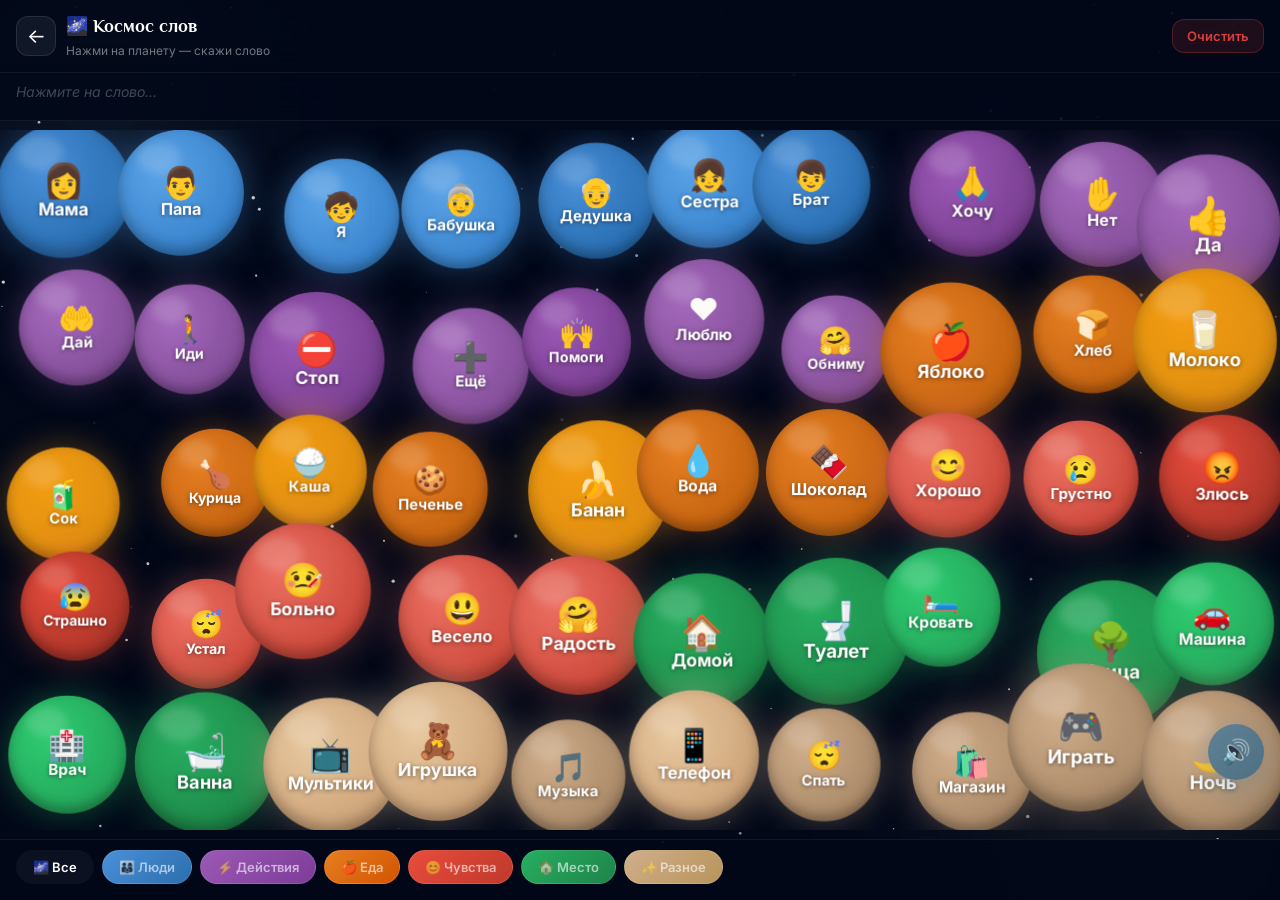
<file: pecs.html>
﻿<!DOCTYPE html>
<html lang="ru">
<head>
    <meta charset="UTF-8">
    <meta name="viewport" content="width=device-width, initial-scale=1.0, viewport-fit=cover">
    <title>Космос слов — Рядом с вами</title>
    <meta name="description" content="Интерактивная коммуникативная доска — слова в космосе. Нажми на планету — услышь слово. Для детей с особенностями развития.">
    <link rel="manifest" href="manifest.json">
    <link rel="canonical" href="https://ryadom-svami.ru/pecs.html">
    <link rel="icon" href="img/logo.png" type="image/png">
    <meta property="og:title" content="Космос слов — Рядом с вами">
    <meta property="og:description" content="Интерактивная коммуникативная доска для детей с особенностями развития.">
    <meta property="og:url" content="https://ryadom-svami.ru/pecs.html">
    <meta property="og:image" content="https://ryadom-svami.ru/img/logo.png">
    <link rel="preload" href="style.css?v=7" as="style">
    <link rel="preconnect" href="https://fonts.googleapis.com">
    <link rel="preconnect" href="https://fonts.gstatic.com" crossorigin>
    <link rel="stylesheet" href="style.css?v=7">
    <link href="https://fonts.googleapis.com/css2?family=Inter:wght@400;500;600;700&family=Philosopher:ital,wght@0,400;0,700;1,400&display=swap" rel="stylesheet">
    <script type="text/javascript">
        (function(m,e,t,r,i,k,a){m[i]=m[i]||function(){(m[i].a=m[i].a||[]).push(arguments)};
        m[i].l=1*new Date();
        for(var j=0;j<document.scripts.length;j++){if(document.scripts[j].src===r){return;}}
        k=e.createElement(t),a=e.getElementsByTagName(t)[0],k.async=1,k.src=r,a.parentNode.insertBefore(k,a)})
        (window,document,"script","https://mc.yandex.ru/metrika/tag.js","ym");
        ym(108678187, "init", { clickmap:true, trackLinks:true, accurateTrackBounce:true, webvisor:true });
    </script>
    <noscript><div><img src="https://mc.yandex.ru/watch/108678187" style="position:absolute; left:-9999px;" alt=""/></div></noscript>
    <link rel="apple-touch-icon" href="img/app_icon_192.png">
<style>
/* ===== COSMOS BASE ===== */
* { box-sizing: border-box; margin: 0; padding: 0; -webkit-tap-highlight-color: transparent; }
html, body { height: 100%; overflow: hidden; }
body { background: #020818; font-family: 'Inter', sans-serif; }

/* STARFIELD CANVAS */
#starCanvas { position: fixed; inset: 0; z-index: 0; pointer-events: none; }

/* NEBULA GLOWS */
.nebula { position: fixed; border-radius: 50%; filter: blur(80px); pointer-events: none; z-index: 0; animation: nebulaDrift 20s ease-in-out infinite alternate; }
.nebula-1 { width: 400px; height: 400px; background: radial-gradient(circle, rgba(97,130,150,0.18) 0%, transparent 70%); top: -100px; left: -100px; }
.nebula-2 { width: 500px; height: 500px; background: radial-gradient(circle, rgba(208,174,139,0.12) 0%, transparent 70%); bottom: -150px; right: -100px; animation-delay: -10s; }
.nebula-3 { width: 300px; height: 300px; background: radial-gradient(circle, rgba(147,112,219,0.1) 0%, transparent 70%); top: 40%; left: 60%; animation-delay: -5s; }
@keyframes nebulaDrift { 0%{transform:translate(0,0)} 100%{transform:translate(30px,20px)} }

/* HEADER NAV */
.cosmos-header { position: fixed; top: 0; left: 0; right: 0; z-index: 100; padding: 12px 16px; display: flex; align-items: center; gap: 10px; background: rgba(2,8,24,0.7); backdrop-filter: blur(20px); -webkit-backdrop-filter: blur(20px); border-bottom: 1px solid rgba(255,255,255,0.06); }
.cosmos-back { width: 40px; height: 40px; border-radius: 12px; background: rgba(255,255,255,0.06); border: 1px solid rgba(255,255,255,0.1); color: #fff; font-size: 20px; display: flex; align-items: center; justify-content: center; cursor: pointer; text-decoration: none; flex-shrink: 0; transition: background 0.2s; }
.cosmos-back:hover { background: rgba(255,255,255,0.12); }
.cosmos-title-wrap { flex: 1; }
.cosmos-title { font-family: 'Philosopher', sans-serif; font-size: 18px; color: #fff; font-weight: 700; }
.cosmos-sub { font-size: 12px; color: rgba(255,255,255,0.45); }
.cosmos-clear-btn { padding: 8px 14px; border-radius: 12px; background: rgba(239,68,68,0.12); border: 1px solid rgba(239,68,68,0.25); color: rgba(239,68,68,0.9); font-size: 13px; font-weight: 600; cursor: pointer; font-family: 'Inter', sans-serif; transition: all 0.2s; flex-shrink: 0; }
.cosmos-clear-btn:hover { background: rgba(239,68,68,0.22); }

/* SENTENCE BAR */
.sentence-bar { position: fixed; top: 65px; left: 0; right: 0; z-index: 99; padding: 10px 16px; background: rgba(2,8,24,0.8); backdrop-filter: blur(16px); border-bottom: 1px solid rgba(255,255,255,0.06); min-height: 56px; display: flex; align-items: center; gap: 8px; flex-wrap: wrap; }
.sentence-word { display: inline-flex; align-items: center; gap: 6px; padding: 6px 12px; border-radius: 20px; font-size: 14px; font-weight: 600; color: #fff; cursor: pointer; animation: wordPop 0.35s cubic-bezier(0.34,1.56,0.64,1) both; }
.sentence-word .rm { font-size: 12px; opacity: 0.6; }
.sentence-word:hover .rm { opacity: 1; }
@keyframes wordPop { from{transform:scale(0) translateY(-10px);opacity:0} to{transform:scale(1) translateY(0);opacity:1} }
.sentence-empty { color: rgba(255,255,255,0.25); font-size: 14px; font-style: italic; }
.speak-fab { position: fixed; bottom: 120px; right: 16px; z-index: 200; width: 56px; height: 56px; border-radius: 50%; background: linear-gradient(135deg, #618296, #4d6f82); border: none; color: #fff; font-size: 24px; cursor: pointer; box-shadow: 0 8px 32px rgba(97,130,150,0.5); transition: all 0.25s; display: flex; align-items: center; justify-content: center; }
.speak-fab:active { transform: scale(0.92); }
.speak-fab.speaking { animation: pulse 0.8s ease-in-out infinite; background: linear-gradient(135deg, #d0ae8b, #b8945a); }
@keyframes pulse { 0%,100%{box-shadow:0 8px 32px rgba(208,174,139,0.5)} 50%{box-shadow:0 8px 48px rgba(208,174,139,0.8), 0 0 0 12px rgba(208,174,139,0.15)} }

/* CATEGORY TABS */
.cat-bar { position: fixed; bottom: 0; left: 0; right: 0; z-index: 100; padding: 10px 16px 16px; background: rgba(2,8,24,0.85); backdrop-filter: blur(20px); border-top: 1px solid rgba(255,255,255,0.06); display: flex; gap: 8px; overflow-x: auto; scrollbar-width: none; }
.cat-bar::-webkit-scrollbar { display: none; }
.cat-btn { flex-shrink: 0; padding: 8px 16px; border-radius: 20px; border: 1.5px solid rgba(255,255,255,0.1); background: rgba(255,255,255,0.04); color: rgba(255,255,255,0.6); font-size: 13px; font-weight: 600; cursor: pointer; font-family: 'Inter', sans-serif; transition: all 0.25s; white-space: nowrap; }
.cat-btn.active { color: #fff; border-color: transparent; }

/* COSMOS STAGE */
.cosmos-stage { position: fixed; top: 130px; left: 0; right: 0; bottom: 70px; z-index: 10; overflow: hidden; }

/* PLANET WORDS */
.planet { position: absolute; border-radius: 50%; display: flex; flex-direction: column; align-items: center; justify-content: center; cursor: pointer; transition: transform 0.2s, opacity 0.4s; user-select: none; will-change: transform; }
.planet:active { transform: scale(0.88) !important; }
.planet-inner { border-radius: 50%; display: flex; flex-direction: column; align-items: center; justify-content: center; text-align: center; padding: 6px; width: 100%; height: 100%; position: relative; overflow: hidden; }
.planet-inner::before { content: ''; position: absolute; top: 10%; left: 15%; width: 35%; height: 25%; background: rgba(255,255,255,0.15); border-radius: 50%; filter: blur(4px); }
.planet-emoji { font-size: 1.4em; line-height: 1; margin-bottom: 2px; }
.planet-label { font-size: 0.72em; font-weight: 700; color: #fff; text-shadow: 0 1px 4px rgba(0,0,0,0.5); line-height: 1.1; text-align: center; padding: 0 4px; }
.planet.tapped { animation: planetTap 0.4s cubic-bezier(0.34,1.56,0.64,1); }
@keyframes planetTap { 0%{transform:scale(1)} 40%{transform:scale(1.3)} 100%{transform:scale(1)} }

/* RIPPLE */
.ripple { position: fixed; border-radius: 50%; pointer-events: none; z-index: 50; animation: rippleOut 0.6s ease-out forwards; }
@keyframes rippleOut { 0%{transform:scale(0);opacity:0.7} 100%{transform:scale(3);opacity:0} }

/* PARTICLE */
.particle { position: fixed; border-radius: 50%; pointer-events: none; z-index: 50; animation: particleFly 0.8s ease-out forwards; }
@keyframes particleFly { 0%{opacity:1;transform:translate(0,0) scale(1)} 100%{opacity:0;transform:var(--tx,0) var(--ty,0) scale(0)} }
</style>
</head>
<body>
<canvas id="starCanvas"></canvas>
<div class="nebula nebula-1"></div>
<div class="nebula nebula-2"></div>
<div class="nebula nebula-3"></div>

<!-- HEADER -->
<header class="cosmos-header">
    <a href="index.html" class="cosmos-back" aria-label="Назад">←</a>
    <div class="cosmos-title-wrap">
        <div class="cosmos-title">🌌 Космос слов</div>
        <div class="cosmos-sub">Нажми на планету — скажи слово</div>
    </div>
    <button class="cosmos-clear-btn" id="clearBtn">Очистить</button>
</header>

<!-- SENTENCE BAR -->
<div class="sentence-bar" id="sentenceBar">
    <span class="sentence-empty" id="sentenceEmpty">Нажмите на слово...</span>
</div>

<!-- COSMOS STAGE -->
<div class="cosmos-stage" id="cosmosStage"></div>

<!-- SPEAK FAB -->
<button class="speak-fab" id="speakFab" title="Озвучить фразу">🔊</button>

<!-- CATEGORY BAR -->
<div class="cat-bar" id="catBar"></div>

<script>
(function() {
    // ========== DATA ==========
    const CATEGORIES = [
        { id:'all', label:'🌌 Все', color: null },
        { id:'people', label:'👨‍👩‍👦 Люди',      color: ['#4a90d9','#2c6fad'] },
        { id:'actions', label:'⚡ Действия',  color: ['#9b59b6','#7d3c98'] },
        { id:'food',    label:'🍎 Еда',        color: ['#e67e22','#d35400'] },
        { id:'feelings',label:'😊 Чувства',   color: ['#e74c3c','#c0392b'] },
        { id:'places',  label:'🏠 Место',      color: ['#27ae60','#1e8449'] },
        { id:'misc',    label:'✨ Разное',     color: ['#d0ae8b','#b8945a'] },
    ];

    const WORDS = [
        // Люди
        {id:'w1',  cat:'people',  emoji:'👩', label:'Мама'},
        {id:'w2',  cat:'people',  emoji:'👨', label:'Папа'},
        {id:'w3',  cat:'people',  emoji:'🧒', label:'Я'},
        {id:'w4',  cat:'people',  emoji:'👵', label:'Бабушка'},
        {id:'w5',  cat:'people',  emoji:'👴', label:'Дедушка'},
        {id:'w6',  cat:'people',  emoji:'👧', label:'Сестра'},
        {id:'w7',  cat:'people',  emoji:'👦', label:'Брат'},
        // Действия
        {id:'w8',  cat:'actions', emoji:'🙏', label:'Хочу'},
        {id:'w9',  cat:'actions', emoji:'✋', label:'Нет'},
        {id:'w10', cat:'actions', emoji:'👍', label:'Да'},
        {id:'w11', cat:'actions', emoji:'🤲', label:'Дай'},
        {id:'w12', cat:'actions', emoji:'🚶', label:'Иди'},
        {id:'w13', cat:'actions', emoji:'⛔', label:'Стоп'},
        {id:'w14', cat:'actions', emoji:'➕', label:'Ещё'},
        {id:'w15', cat:'actions', emoji:'🙌', label:'Помоги'},
        {id:'w16', cat:'actions', emoji:'❤️', label:'Люблю'},
        {id:'w17', cat:'actions', emoji:'🤗', label:'Обниму'},
        // Еда
        {id:'w18', cat:'food',    emoji:'🍎', label:'Яблоко'},
        {id:'w19', cat:'food',    emoji:'🍞', label:'Хлеб'},
        {id:'w20', cat:'food',    emoji:'🥛', label:'Молоко'},
        {id:'w21', cat:'food',    emoji:'🧃', label:'Сок'},
        {id:'w22', cat:'food',    emoji:'🍗', label:'Курица'},
        {id:'w23', cat:'food',    emoji:'🍚', label:'Каша'},
        {id:'w24', cat:'food',    emoji:'🍪', label:'Печенье'},
        {id:'w25', cat:'food',    emoji:'🍌', label:'Банан'},
        {id:'w26', cat:'food',    emoji:'💧', label:'Вода'},
        {id:'w27', cat:'food',    emoji:'🍫', label:'Шоколад'},
        // Чувства
        {id:'w28', cat:'feelings',emoji:'😊', label:'Хорошо'},
        {id:'w29', cat:'feelings',emoji:'😢', label:'Грустно'},
        {id:'w30', cat:'feelings',emoji:'😡', label:'Злюсь'},
        {id:'w31', cat:'feelings',emoji:'😰', label:'Страшно'},
        {id:'w32', cat:'feelings',emoji:'😴', label:'Устал'},
        {id:'w33', cat:'feelings',emoji:'🤒', label:'Больно'},
        {id:'w34', cat:'feelings',emoji:'😃', label:'Весело'},
        {id:'w35', cat:'feelings',emoji:'🤗', label:'Радость'},
        // Место
        {id:'w36', cat:'places',  emoji:'🏠', label:'Домой'},
        {id:'w37', cat:'places',  emoji:'🚽', label:'Туалет'},
        {id:'w38', cat:'places',  emoji:'🛏️', label:'Кровать'},
        {id:'w39', cat:'places',  emoji:'🌳', label:'Улица'},
        {id:'w40', cat:'places',  emoji:'🚗', label:'Машина'},
        {id:'w41', cat:'places',  emoji:'🏥', label:'Врач'},
        {id:'w42', cat:'places',  emoji:'🛁', label:'Ванна'},
        // Разное
        {id:'w43', cat:'misc',    emoji:'📺', label:'Мультики'},
        {id:'w44', cat:'misc',    emoji:'🧸', label:'Игрушка'},
        {id:'w45', cat:'misc',    emoji:'🎵', label:'Музыка'},
        {id:'w46', cat:'misc',    emoji:'📱', label:'Телефон'},
        {id:'w47', cat:'misc',    emoji:'😴', label:'Спать'},
        {id:'w48', cat:'misc',    emoji:'🛍️', label:'Магазин'},
        {id:'w49', cat:'misc',    emoji:'🎮', label:'Играть'},
        {id:'w50', cat:'misc',    emoji:'🌙', label:'Ночь'},
    ];

    const PLANET_COLORS = {
        people:   [['#4a90d9','#1a5fa0'],['#5ba3e8','#2a77c2']],
        actions:  [['#9b59b6','#6c3483'],['#a569bd','#76448a']],
        food:     [['#e67e22','#b7590a'],['#f39c12','#d68910']],
        feelings: [['#e74c3c','#922b21'],['#ec7063','#c0392b']],
        places:   [['#27ae60','#1a7a40'],['#2ecc71','#229954']],
        misc:     [['#d0ae8b','#9a7a5a'],['#e8c9a0','#c4956a']],
    };

    let activeCategory = 'all';
    let sentence = [];
    let planets = [];
    let tiltX = 0, tiltY = 0;
    let voiceReady = false;

    // ========== STARFIELD ==========
    const canvas = document.getElementById('starCanvas');
    const ctx = canvas.getContext('2d');
    let stars = [];

    function initStars() {
        canvas.width = window.innerWidth;
        canvas.height = window.innerHeight;
        stars = [];
        const count = Math.floor((canvas.width * canvas.height) / 3500);
        for (let i = 0; i < count; i++) {
            stars.push({
                x: Math.random() * canvas.width,
                y: Math.random() * canvas.height,
                r: Math.random() * 1.5 + 0.3,
                a: Math.random(),
                speed: Math.random() * 0.008 + 0.002,
                phase: Math.random() * Math.PI * 2
            });
        }
    }

    function drawStars(t) {
        ctx.clearRect(0, 0, canvas.width, canvas.height);
        stars.forEach(s => {
            const alpha = 0.3 + 0.5 * Math.sin(t * s.speed + s.phase);
            ctx.beginPath();
            ctx.arc(s.x, s.y, s.r, 0, Math.PI * 2);
            ctx.fillStyle = `rgba(255,255,255,${alpha})`;
            ctx.fill();
        });
        requestAnimationFrame(drawStars);
    }

    initStars();
    requestAnimationFrame(drawStars);
    window.addEventListener('resize', initStars);

    // ========== CATEGORIES ==========
    const catBar = document.getElementById('catBar');
    CATEGORIES.forEach(cat => {
        const btn = document.createElement('button');
        btn.className = 'cat-btn' + (cat.id === 'all' ? ' active' : '');
        btn.textContent = cat.label;
        btn.dataset.cat = cat.id;
        if (cat.color) btn.style.background = `linear-gradient(135deg, ${cat.color[0]}, ${cat.color[1]})`;
        btn.addEventListener('click', () => {
            activeCategory = cat.id;
            document.querySelectorAll('.cat-btn').forEach(b => {
                b.classList.remove('active');
                b.style.borderColor = 'rgba(255,255,255,0.1)';
            });
            btn.classList.add('active');
            if (cat.color) btn.style.borderColor = 'transparent';
            renderPlanets();
        });
        catBar.appendChild(btn);
    });

    // ========== PLANETS ==========
    const stage = document.getElementById('cosmosStage');

    function getWords() {
        return activeCategory === 'all' ? WORDS : WORDS.filter(w => w.cat === activeCategory);
    }

    function randomFloat(min, max) { return min + Math.random() * (max - min); }

    function renderPlanets() {
        stage.innerHTML = '';
        planets = [];
        const words = getWords();
        const stageW = stage.clientWidth;
        const stageH = stage.clientHeight;
        const count = words.length;

        // Size based on count
        const baseSize = Math.min(stageW, stageH) / (count > 20 ? 6.5 : count > 10 ? 5.5 : 4.5);
        const minSize = Math.max(62, baseSize);
        const maxSize = minSize * 1.4;

        // Use grid + jitter for collision-free placement
        const cols = Math.ceil(Math.sqrt(count * stageW / stageH));
        const rows = Math.ceil(count / cols);
        const cellW = stageW / cols;
        const cellH = stageH / rows;
        const jitter = 0.28;

        words.forEach((word, i) => {
            const size = randomFloat(minSize, maxSize);
            const col = i % cols;
            const row = Math.floor(i / cols);
            const cx = cellW * (col + 0.5) + (Math.random() - 0.5) * cellW * jitter;
            const cy = cellH * (row + 0.5) + (Math.random() - 0.5) * cellH * jitter;
            const x = Math.max(size/2 + 4, Math.min(stageW - size/2 - 4, cx));
            const y = Math.max(size/2 + 4, Math.min(stageH - size/2 - 4, cy));

            const colors = PLANET_COLORS[word.cat] || PLANET_COLORS.misc;
            const colorPair = colors[Math.floor(Math.random() * colors.length)];
            const floatDur = randomFloat(4, 8);
            const floatDelay = randomFloat(0, 4);
            const floatAmp = randomFloat(8, 18);
            const floatAmpX = randomFloat(6, 14);

            const el = document.createElement('div');
            el.className = 'planet';
            el.style.cssText = `
                width:${size}px; height:${size}px;
                left:${x - size/2}px; top:${y - size/2}px;
                font-size:${size * 0.18}px;
            `;

            const inner = document.createElement('div');
            inner.className = 'planet-inner';
            inner.style.cssText = `
                background: radial-gradient(circle at 35% 35%, ${colorPair[0]}, ${colorPair[1]});
                box-shadow: 0 0 ${size*0.3}px rgba(${hexToRgb(colorPair[0])}, 0.35),
                            inset 0 -${size*0.05}px ${size*0.1}px rgba(0,0,0,0.3);
            `;
            inner.innerHTML = `<span class="planet-emoji">${word.emoji}</span><span class="planet-label">${word.label}</span>`;

            el.appendChild(inner);
            el.addEventListener('click', e => onPlanetClick(e, el, word, colorPair));

            // Floating animation via JS
            planets.push({ el, baseX: x - size/2, baseY: y - size/2, floatDur, floatDelay, floatAmp, floatAmpX });
            stage.appendChild(el);
        });

        startFloatAnimation();
    }

    let floatAnimId = null;
    function startFloatAnimation() {
        if (floatAnimId) cancelAnimationFrame(floatAnimId);
        const start = performance.now();
        function frame(now) {
            const t = (now - start) / 1000;
            planets.forEach(p => {
                const ox = Math.sin(t / (p.floatDur * 0.7) + p.floatDelay) * p.floatAmpX + tiltX * 12;
                const oy = Math.sin(t / p.floatDur + p.floatDelay) * p.floatAmp + tiltY * 12;
                p.el.style.transform = `translate(${ox}px, ${oy}px)`;
            });
            floatAnimId = requestAnimationFrame(frame);
        }
        floatAnimId = requestAnimationFrame(frame);
    }

    function hexToRgb(hex) {
        const r = parseInt(hex.slice(1,3),16), g = parseInt(hex.slice(3,5),16), b = parseInt(hex.slice(5,7),16);
        return `${r},${g},${b}`;
    }

    // ========== TILT ==========
    window.addEventListener('deviceorientation', e => {
        tiltX = Math.max(-1, Math.min(1, (e.gamma || 0) / 30));
        tiltY = Math.max(-1, Math.min(1, (e.beta  || 0) / 40));
    });

    // ========== CLICK PLANET ==========
    function onPlanetClick(e, el, word, colorPair) {
        el.classList.remove('tapped');
        void el.offsetWidth;
        el.classList.add('tapped');
        spawnRipple(e.clientX, e.clientY, colorPair[0]);
        spawnParticles(e.clientX, e.clientY, colorPair[0]);
        addToSentence(word, colorPair);
        speak(word.label);
    }

    function spawnRipple(x, y, color) {
        const r = document.createElement('div');
        r.className = 'ripple';
        r.style.cssText = `left:${x-30}px;top:${y-30}px;width:60px;height:60px;background:${color};`;
        document.body.appendChild(r);
        r.addEventListener('animationend', () => r.remove());
    }

    function spawnParticles(x, y, color) {
        for (let i = 0; i < 8; i++) {
            const p = document.createElement('div');
            p.className = 'particle';
            const angle = (i / 8) * Math.PI * 2;
            const dist = 40 + Math.random() * 40;
            const tx = Math.cos(angle) * dist;
            const ty = Math.sin(angle) * dist;
            p.style.cssText = `left:${x-4}px;top:${y-4}px;width:8px;height:8px;background:${color};--tx:translateX(${tx}px);--ty:translateY(${ty}px);animation-delay:${i*0.03}s`;
            document.body.appendChild(p);
            p.addEventListener('animationend', () => p.remove());
        }
    }

    // ========== SENTENCE ==========
    const sentenceBar = document.getElementById('sentenceBar');
    const sentenceEmpty = document.getElementById('sentenceEmpty');

    function addToSentence(word, colorPair) {
        sentence.push({ word, colorPair });
        renderSentence();
    }

    function renderSentence() {
        sentenceBar.innerHTML = '';
        if (sentence.length === 0) {
            sentenceBar.appendChild(sentenceEmpty);
            return;
        }
        sentence.forEach((item, i) => {
            const span = document.createElement('span');
            span.className = 'sentence-word';
            span.style.background = `linear-gradient(135deg, ${item.colorPair[0]}, ${item.colorPair[1]})`;
            span.innerHTML = `${item.word.emoji} ${item.word.label} <span class="rm" data-idx="${i}">✕</span>`;
            span.querySelector('.rm').addEventListener('click', e => {
                e.stopPropagation();
                sentence.splice(parseInt(e.target.dataset.idx), 1);
                renderSentence();
            });
            span.addEventListener('click', () => speak(item.word.label));
            sentenceBar.appendChild(span);
        });
    }

    document.getElementById('clearBtn').addEventListener('click', () => {
        sentence = [];
        renderSentence();
    });

    // ========== SPEAK ==========
    let synth = window.speechSynthesis;
    let ruVoice = null;

    function initVoice() {
        const voices = synth.getVoices();
        ruVoice = voices.find(v => v.lang.startsWith('ru') && v.localService) ||
                  voices.find(v => v.lang.startsWith('ru')) ||
                  voices.find(v => v.lang.startsWith('en'));
    }
    synth.addEventListener('voiceschanged', initVoice);
    initVoice();

    function speak(text) {
        if (!synth) return;
        synth.cancel();
        const utt = new SpeechSynthesisUtterance(text);
        utt.lang = 'ru-RU';
        utt.rate = 0.85;
        utt.pitch = 1.1;
        if (ruVoice) utt.voice = ruVoice;
        synth.speak(utt);
    }

    const speakFab = document.getElementById('speakFab');
    speakFab.addEventListener('click', () => {
        if (sentence.length === 0) return;
        const fullText = sentence.map(s => s.word.label).join(' ');
        speak(fullText);
        speakFab.classList.add('speaking');
        setTimeout(() => speakFab.classList.remove('speaking'), 2000);
    });

    // ========== INIT ==========
    renderPlanets();
    window.addEventListener('resize', renderPlanets);
})();
</script>

<script>
    // Theme toggle + PWA
    const savedTheme = localStorage.getItem('theme') || 'dark';
    document.body.setAttribute('data-theme', savedTheme);
    let deferredPrompt;
    const isIos = () => /iphone|ipad|ipod/.test(navigator.userAgent.toLowerCase());
    const isStandalone = () => ('standalone' in navigator) && navigator.standalone;
    window.addEventListener('beforeinstallprompt', e => { e.preventDefault(); deferredPrompt = e; });
    if ('serviceWorker' in navigator) navigator.serviceWorker.register('/sw.js').catch(() => {});
</script>
</body>
</html>
</file>
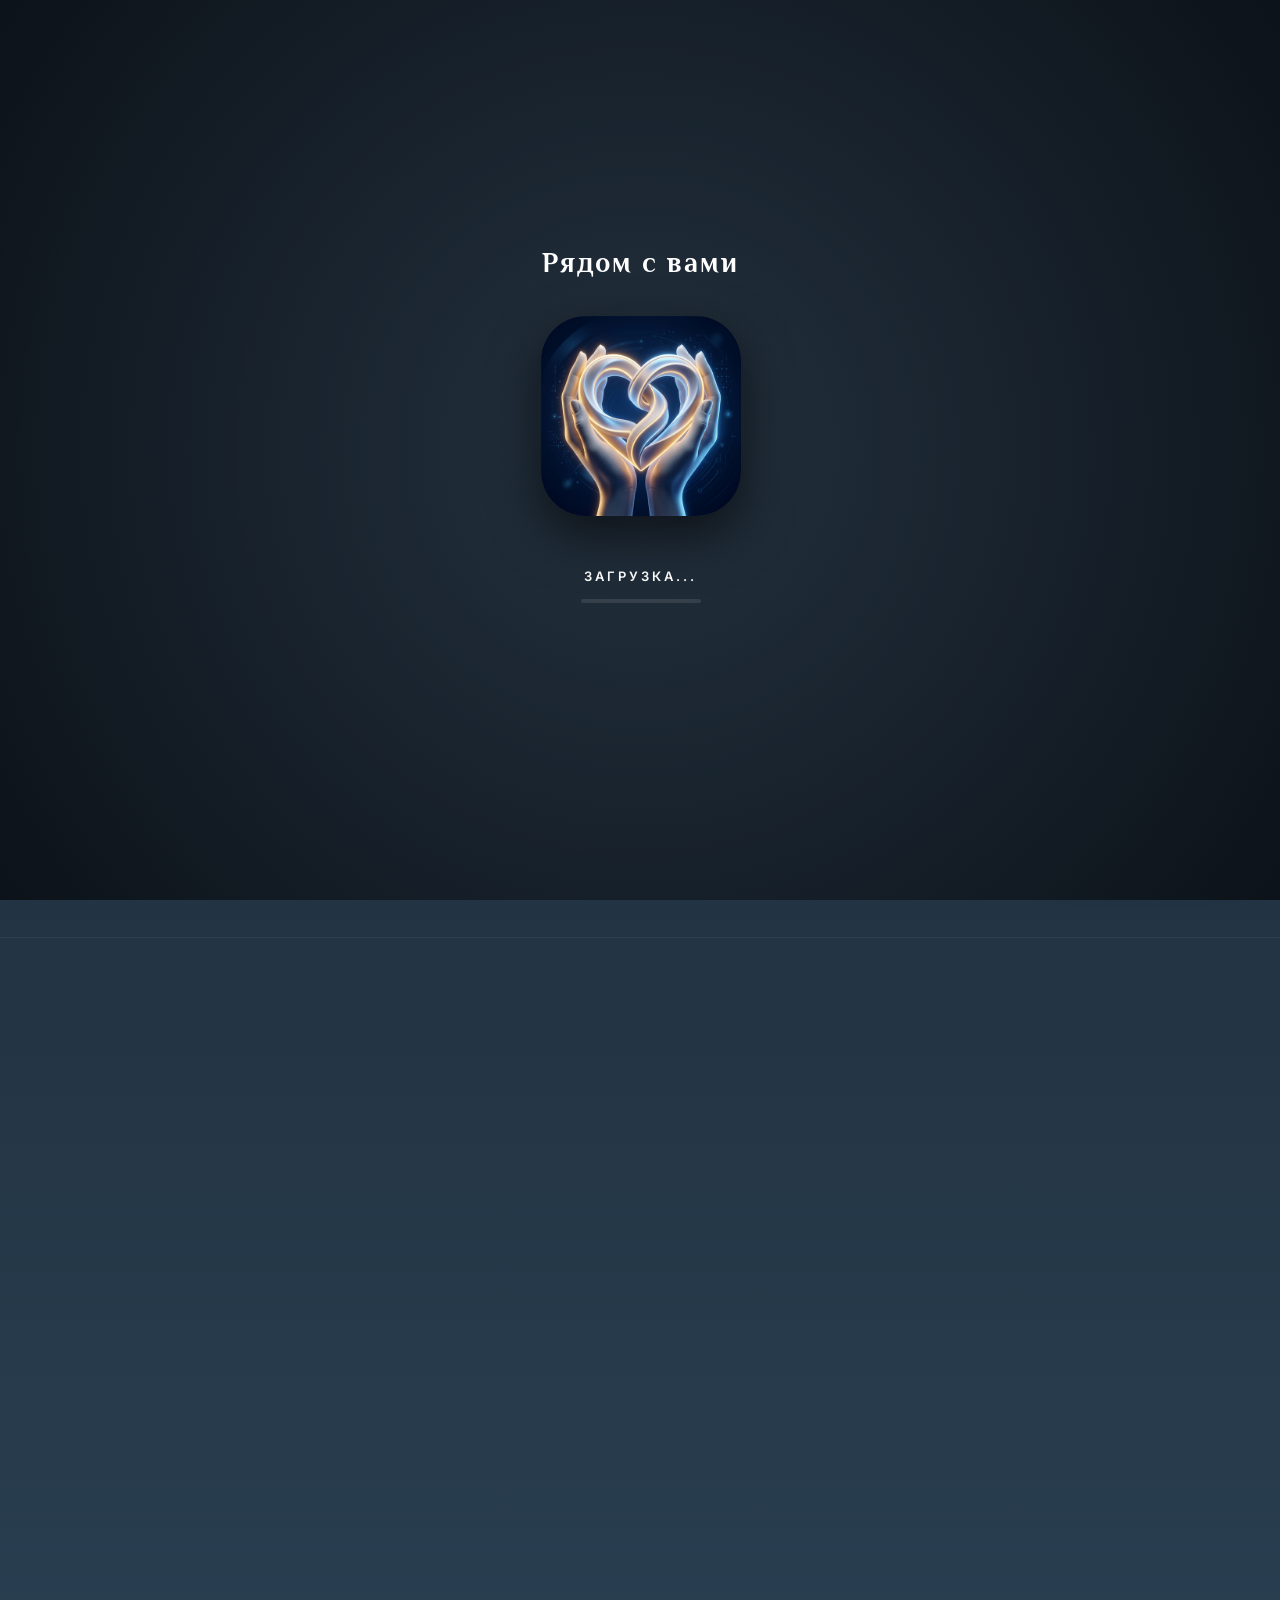
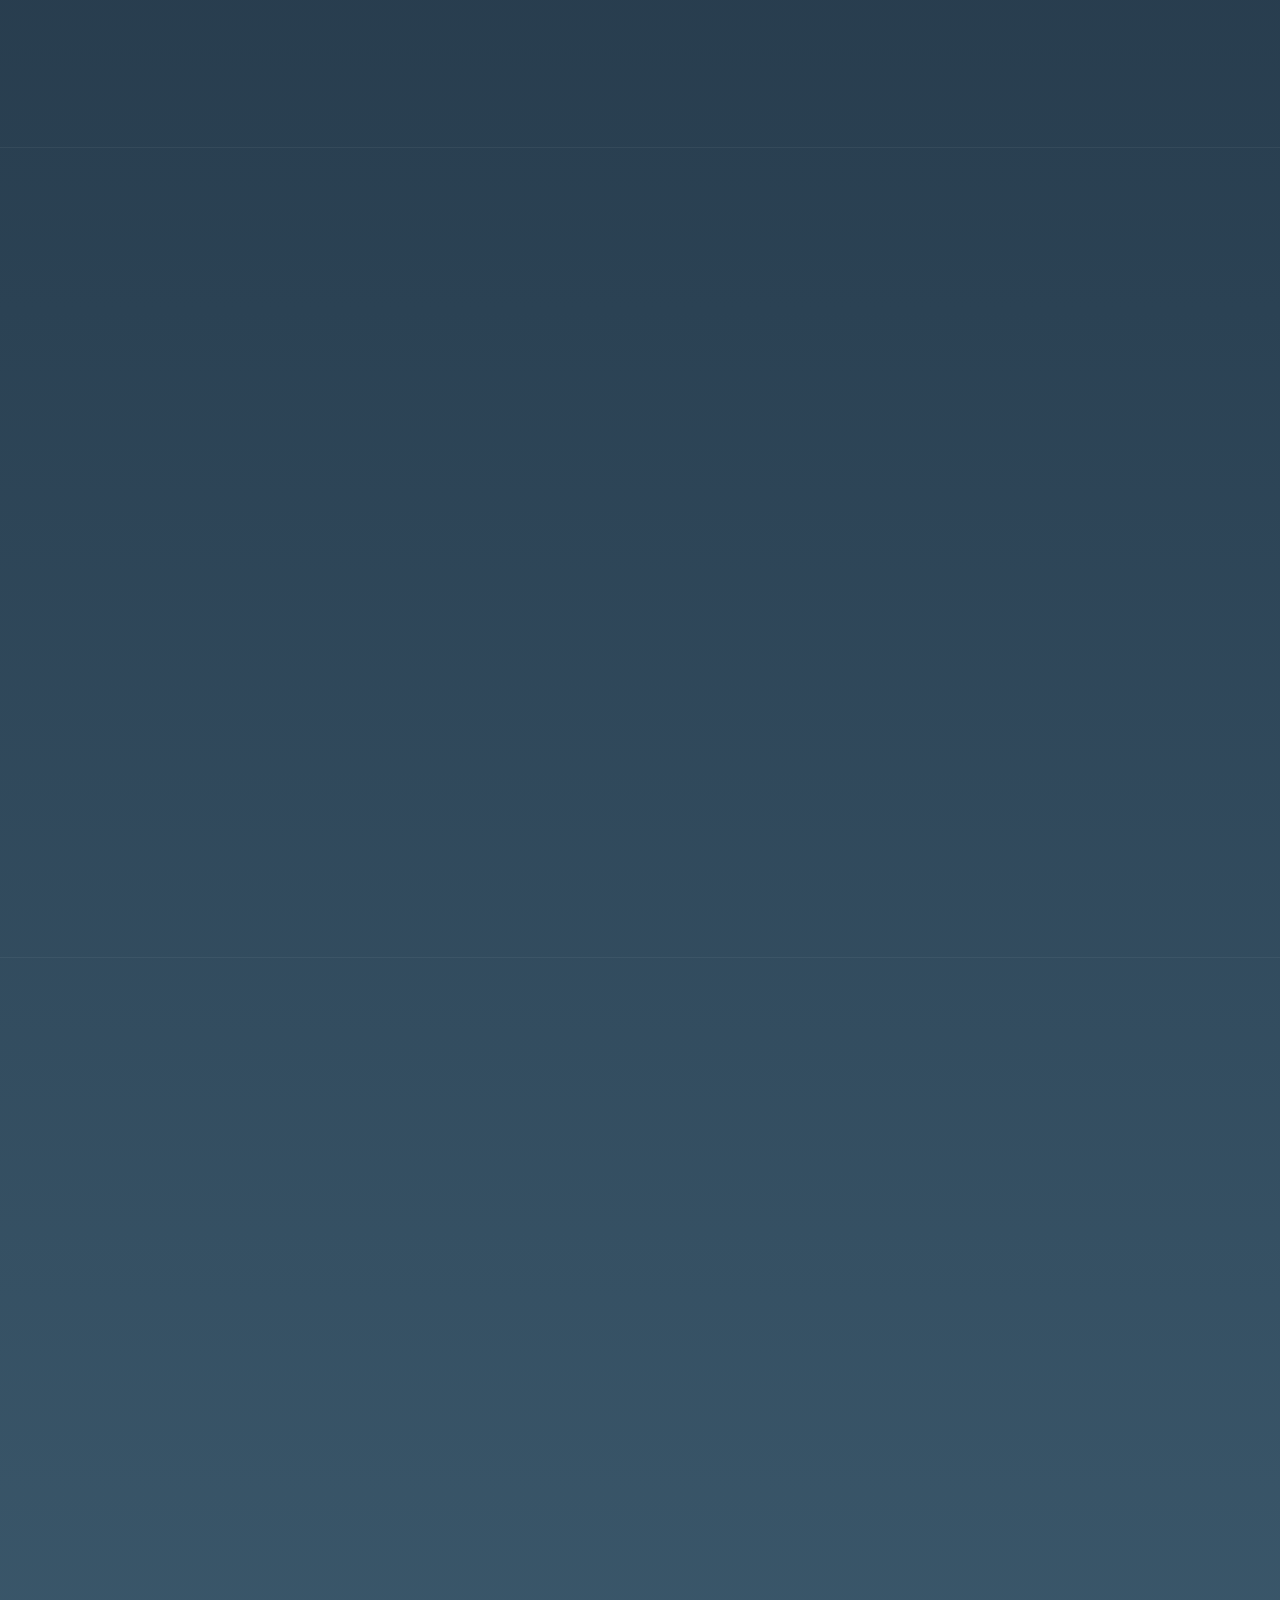
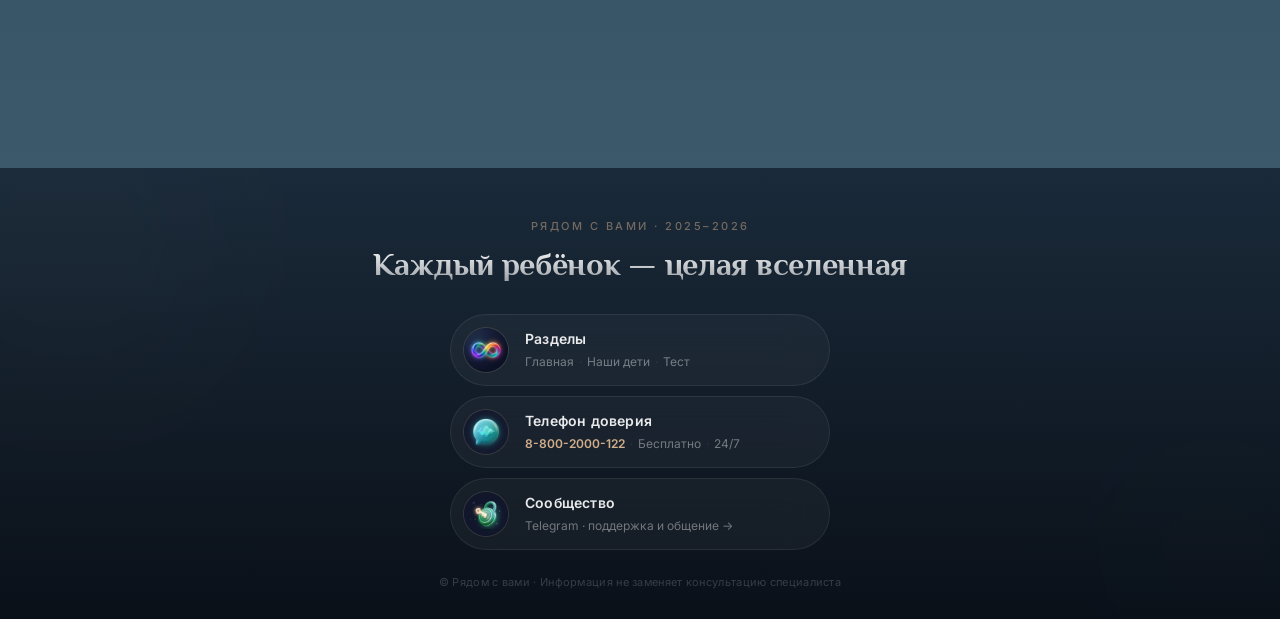
<file: speech.html>
﻿﻿<!DOCTYPE html>
<html lang="ru">
<head>
    <meta charset="UTF-8">
    <meta name="viewport" content="width=device-width, initial-scale=1.0, viewport-fit=cover">
    <title>Задержка речи — История и поддержка</title>
    <meta name="description" content="История о ребёнке с задержкой речи: терпение, поддержка и практические советы для родителей.">
    <link rel="manifest" href="manifest.json">
    <link rel="canonical" href="https://ryadom-svami.ru/speech.html">
    <link rel="icon" href="img/logo.png" type="image/png">
    <meta property="og:title" content="Задержка речи — История и поддержка">
    <meta property="og:description" content="История о ребёнке с задержкой речи: терпение и поддержка.">
    <meta property="og:url" content="https://ryadom-svami.ru/speech.html">
    <meta property="og:image" content="https://ryadom-svami.ru/img/icon_speech.png">
    <link rel="preload" href="style.css?v=7" as="style">
    <link rel="preconnect" href="https://fonts.googleapis.com">
    <link rel="preconnect" href="https://fonts.gstatic.com" crossorigin>
    <link rel="stylesheet" href="style.css?v=7">
    <link href="https://fonts.googleapis.com/css2?family=Inter:wght@400;500;600;700&family=Philosopher:ital,wght@0,400;0,700;1,400&display=swap" rel="stylesheet">
    <!-- Yandex.Metrika counter -->
    <script type="text/javascript">
        (function(m,e,t,r,i,k,a){m[i]=m[i]||function(){(m[i].a=m[i].a||[]).push(arguments)};
        m[i].l=1*new Date();
        for(var j=0;j<document.scripts.length;j++){if(document.scripts[j].src===r){return;}}
        k=e.createElement(t),a=e.getElementsByTagName(t)[0],k.async=1,k.src=r,a.parentNode.insertBefore(k,a)})
        (window,document,"script","https://mc.yandex.ru/metrika/tag.js","ym");
        ym(108678187, "init", { clickmap:true, trackLinks:true, accurateTrackBounce:true, webvisor:true });
    </script>
    <noscript><div><img src="https://mc.yandex.ru/watch/108678187" style="position:absolute; left:-9999px;" alt="" /></div></noscript>
    <!-- /Yandex.Metrika counter -->
<link rel="apple-touch-icon" href="img/app_icon_192.png">
    <!-- OneSignal Push Notifications -->
    <script src="https://cdn.onesignal.com/sdks/web/v16/OneSignalSDK.page.js" defer></script>
    <script>
        window.OneSignalDeferred = window.OneSignalDeferred || [];
        OneSignalDeferred.push(async function(OneSignal) {
            await OneSignal.init({
                appId: "0009d238-be4d-4813-87bb-7026221769ed",
                notifyButton: { enable: false },
                promptOptions: {
                    slidedown: { enabled: false, autoPrompt: false }
                }
            });
        });
    </script></head>
<body class="story-page" data-theme="dark">
    <!-- SPLASH SCREEN ENHANCED -->
    <div id="splash-screen" class="splash-screen">
        <div class="splash-bg-decor"></div>
        <div class="splash-content">
            <h2 class="splash-title">Рядом с вами</h2>
            <div class="splash-logo-container">
                <img src="img/app_icon_512.png" alt="Рядом с вами" class="splash-logo">
                <div class="splash-glow"></div>
            </div>
            <div class="splash-loader-wrapper">
                <span class="splash-loading-text">Загрузка...</span>
                <div class="splash-loader"></div>
            </div>
            <p class="splash-text" id="splash-text"></p>
        </div>
    </div>
    <script>
        document.addEventListener("DOMContentLoaded", () => {
            const splash = document.getElementById('splash-screen');
            if (splash) {
                if (!sessionStorage.getItem('splashShown')) {
                    const phrases = [
                        "Вы — лучший родитель для своего ребёнка...",
                        "Вы не одни. Мы рядом с вами...",
                        "Делаем мир добрее, шаг за шагом...",
                        "Вдох глубокий... Вы со всем справитесь...",
                        "Каждая маленькая победа имеет значение..."
                    ];
                    document.getElementById('splash-text').textContent = phrases[Math.floor(Math.random() * phrases.length)];
                    setTimeout(() => {
                        splash.classList.add('hidden');
                        sessionStorage.setItem('splashShown', 'true');
                    }, 3500);
                } else {
                    splash.style.display = 'none';
                }
            }
        });
    </script>

    <header class="header">
        <div class="container header-inner">
            <a href="index.html" class="logo">
                <img src="img/logo.webp" alt="Рядом с вами" height="40">
            </a>
            <nav class="nav">
                <div class="nav-dropdown" id="navDropdown">
                    <button class="nav-dropdown-btn" id="navDropdownBtn" aria-expanded="false">
                        <svg width="15" height="15" viewBox="0 0 24 24" fill="none" stroke="currentColor" stroke-width="2" stroke-linecap="round" stroke-linejoin="round"><rect x="3" y="3" width="7" height="7"></rect><rect x="14" y="3" width="7" height="7"></rect><rect x="3" y="14" width="7" height="7"></rect><rect x="14" y="14" width="7" height="7"></rect></svg>
                        <span class="nav-dropdown-label">Инструменты</span>
                        <svg class="nav-dropdown-chevron" width="14" height="14" viewBox="0 0 24 24" fill="none" stroke="currentColor" stroke-width="2.5" stroke-linecap="round" stroke-linejoin="round"><polyline points="6 9 12 15 18 9"></polyline></svg>
                    </button>
                    <div class="nav-dropdown-overlay" id="navDropdownOverlay"></div>
                    <div class="nav-dropdown-content" id="navDropdownContent">
                        <div class="nav-dropdown-handle"></div>
                        <a href="test.html" class="nav-dropdown-item">
                            <span class="nav-dropdown-icon">🧩</span>
                            <div class="nav-dropdown-text">
                                <span class="nav-dropdown-title">Тест M-CHAT-R</span>
                                <span class="nav-dropdown-sub">Скрининг развития ребёнка</span>
                            </div>
                        </a>
                        <a href="diary.html" class="nav-dropdown-item">
                            <span class="nav-dropdown-icon">📖</span>
                            <div class="nav-dropdown-text">
                                <span class="nav-dropdown-title">Дневник побед</span>
                                <span class="nav-dropdown-sub">Учёт маленьких достижений</span>
                            </div>
                        </a>
                        <a href="timer.html" class="nav-dropdown-item">
                            <span class="nav-dropdown-icon">⏱️</span>
                            <div class="nav-dropdown-text">
                                <span class="nav-dropdown-title">Таймер дня</span>
                                <span class="nav-dropdown-sub">Расписание и визуальный таймер</span>
                            </div>
                        </a>
                    </div>
                </div>
                <button id="installAppBtn" class="btn-primary header-btn" style="display: none; align-items: center; gap: 5px; padding: 6px 12px;">
                    <svg width="14" height="14" viewBox="0 0 24 24" fill="none" stroke="currentColor" stroke-width="2"><path d="M21 15v4a2 2 0 0 1-2 2H5a2 2 0 0 1-2-2v-4"></path><polyline points="7 10 12 15 17 10"></polyline><line x1="12" y1="15" x2="12" y2="3"></line></svg>
                    <span class="install-label">Скачать</span>
                </button>
                <button class="theme-toggle" id="themeToggle" title="Переключить тему" aria-label="Переключить тему">☀️</button>
            </nav>
            <script>
            (function() {
                const btn = document.getElementById('navDropdownBtn');
                const content = document.getElementById('navDropdownContent');
                const overlay = document.getElementById('navDropdownOverlay');
                if (!btn || !content) return;

                document.body.appendChild(overlay);
                document.body.appendChild(content);

                function open() {
                    if (window.innerWidth > 768) {
                        const r = btn.getBoundingClientRect();
                        content.style.top = (r.bottom + 10) + 'px';
                        content.style.right = (window.innerWidth - r.right) + 'px';
                        content.style.bottom = 'auto';
                    } else {
                        content.style.top = '';
                        content.style.right = '';
                        content.style.bottom = '0';
                        document.body.style.overflow = 'hidden';
                    }
                    content.classList.add('show');
                    overlay.classList.add('show');
                    btn.classList.add('active');
                    btn.setAttribute('aria-expanded', 'true');
                }
                function close() {
                    content.classList.remove('show');
                    overlay.classList.remove('show');
                    btn.classList.remove('active');
                    btn.setAttribute('aria-expanded', 'false');
                    document.body.style.overflow = '';
                }

                btn.addEventListener('click', (e) => {
                    e.stopPropagation();
                    content.classList.contains('show') ? close() : open();
                });
                overlay.addEventListener('click', close);
                document.addEventListener('click', (e) => { if (!btn.contains(e.target) && !content.contains(e.target)) close(); });
                document.addEventListener('keydown', (e) => { if (e.key === 'Escape') close(); });
            })();
            </script>
        </div>
    </header>

    <div class="reading-progress" id="readingProgress"></div>

    <section class="story-scene">
        <div class="container scene-grid">
            <div class="scene-text animate-scroll">
                <h2>Малыш, который копит слова</h2>
                <p>Пока другие дети без умолку болтали на площадке, он был молчаливым наблюдателем. Его глаза впитывали всё: как падает осенний лист, как собака виляет хвостом.</p>
                <p>Слова уже жили внутри него. Они собирались, как блестящие камушки в красивом сундучке, но замочек на нём пока никак не поддавался.</p>
            </div>
            <div class="scene-tip animate-scroll delay-1">
                <div class="tip-icon"><img loading="lazy" src="img/speech_tip1.webp" alt="Смысл"></div>
                <h4>Что это значит?</h4>
                <p>Задержка речи — это не отсутствие мыслей. Ребёнок всё понимает и чувствует. Его пассивный словарь (то, что он понимает) сейчас гораздо больше активного (то, что он может произнести вслух).</p>
            </div>
        </div>
    </section>

    <section class="story-scene">
        <div class="container scene-grid">
            <div class="scene-text animate-scroll">
                <p>Но иногда сундучок казался слишком тяжелым. Он так сильно хотел попросить синюю чашку, но нужный звук отказывался срываться с губ.</p>
                <p>Он указывал пальчиком, злился и плакал. В эти моменты он чувствовал себя путешественником в стране, где никто не понимает его языка.</p>
            </div>
            <div class="scene-tip animate-scroll delay-1">
                <div class="tip-icon"><img loading="lazy" src="img/speech_tip2.webp" alt="Барьер"></div>
                <h4>Языковой барьер</h4>
                <p>Истерики при ЗРР чаще всего связаны не с плохим характером, а с отчаянием от невозможности выразить свою просьбу. <strong>Попробуйте:</strong> не заставлять его говорить фразу «скажи...», а давать выбор («тебе синюю чашку или красную?»).</p>
            </div>
        </div>
    </section>

    <section class="story-scene">
        <div class="container scene-grid">
            <div class="scene-text animate-scroll">
                <p>Мама перестала требовать слов и начала слушать его тишину. Они придумали свой язык — из жестов, взглядов и картинок.</p>
                <p>И как только ушло напряжение, замочек щелкнул. Однажды, тихо, но очень ясно, он достал из сундучка свой первый камушек — своё самое первое настоящее слово.</p>
            </div>
            <div class="scene-tip animate-scroll delay-1">
                <div class="tip-icon"><img loading="lazy" src="img/speech_tip3.webp" alt="Ключ"></div>
                <h4>Мостик к речи</h4>
                <p>Альтернативная коммуникация (жесты, картинки) не тормозит речь, а наоборот — снимает тревогу и строит мостик к словам. Занятия с логопедом, нейропсихологом и логоритмика помогут подобрать правильный ключ.</p>
            </div>
        </div>
    </section>

    <section class="story-scene scene-final">
        <div class="container scene-grid">
            <div class="scene-text animate-scroll">
                <p>Ждать первого слова — это как ждать весны очень долгой зимой. Это требует бесконечного терпения.</p>
                <p>Но мама поняла: ей не нужно быть его голосом. Ей просто нужно быть его безопасной гаванью, пока он не найдет свой собственный.</p>
            </div>
            <div class="scene-tip animate-scroll delay-1">
                <div class="tip-icon"><img loading="lazy" src="img/speech_tip4.webp" alt="Терпение"></div>
                <h4>Терпение и вера</h4>
                <p>Не сравнивайте своего ребёнка с говорящими детьми на площадке. У каждого цветка свой срок цветения. Найдите опору в тех, кто тоже проходит этот путь ожидания.</p>
            </div>
        </div>
        
        <div class="container animate-scroll delay-2" style="text-align: center; margin-top: 60px;">
            <p class="final-message">Мы тоже ждали свои первые слова. Присоединяйтесь к нам.</p>
            <a href="https://t.me/+PFfgr3RmK_dmMGRi" class="btn-primary join-btn-large btn-pulse" style="margin-top: 20px;">Присоединиться к сообществу</a>
        </div>
    </section>

    <footer class="footer footer-premium">
        <div class="footer-glow footer-glow-1"></div>
        <div class="footer-glow footer-glow-2"></div>
        <div class="container">
            <div class="footer-hero-block">
                <p class="footer-eyebrow">Рядом с вами · 2025–2026</p>
                <h2 class="footer-main-title">Каждый ребёнок — целая&nbsp;вселенная</h2>
            </div>
            <div class="footer-cards-column">
                <div class="footer-compact-card">
                    <img src="img/icon_autism.webp" class="footer-compact-img" loading="lazy" alt="Разделы">
                    <div class="footer-compact-text">
                        <h4>Разделы</h4>
                        <div class="footer-compact-links">
                            <a href="index.html">Главная</a> <span class="dot-sep">·</span>
                            <a href="index.html#diagnoses">Наши дети</a> <span class="dot-sep">·</span>
                            <a href="test.html">Тест</a>
                        </div>
                    </div>
                </div>
                <div class="footer-compact-card">
                    <img src="img/icon_speech.webp" class="footer-compact-img" loading="lazy" alt="Телефон">
                    <div class="footer-compact-text">
                        <h4>Телефон доверия</h4>
                        <div class="footer-compact-links">
                            <a href="tel:88002000122" class="phone-gold">8-800-2000-122</a>
                            <span class="dot-sep">·</span> Бесплатно <span class="dot-sep">·</span> 24/7
                        </div>
                    </div>
                </div>
                <a href="https://t.me/+PFfgr3RmK_dmMGRi" class="footer-compact-card footer-compact-link">
                    <img src="img/icon_okr.webp" class="footer-compact-img" loading="lazy" alt="Telegram">
                    <div class="footer-compact-text">
                        <h4>Сообщество</h4>
                        <div class="footer-compact-links">Telegram · поддержка и общение →</div>
                    </div>
                </a>
            </div>
            <p class="footer-copy">© Рядом с вами · Информация не заменяет консультацию специалиста</p>
        </div>
    </footer>

    <button id="storyAudioBtn" class="audio-btn">
        <span class="audio-icon">▶️</span>
        <span class="audio-text">Слушать историю</span>
    </button>
    <audio id="storyAudio" src="story-speech.mp3"></audio>

    <script>
        // Управление аудиоплеером
        const audioBtn = document.getElementById('storyAudioBtn');
        const audio = document.getElementById('storyAudio');
        if (audioBtn && audio) {
            audioBtn.addEventListener('click', () => {
                if (audio.paused) {
                    audio.play().catch(e => {});
                    audioBtn.classList.add('playing');
                    audioBtn.querySelector('.audio-icon').textContent = '⏸️';
                    audioBtn.querySelector('.audio-text').textContent = 'Пауза';
                } else {
                    audio.pause();
                    audioBtn.classList.remove('playing');
                    audioBtn.querySelector('.audio-icon').textContent = '▶️';
                    audioBtn.querySelector('.audio-text').textContent = 'Слушать историю';
                }
            });
            audio.addEventListener('ended', () => {
                audioBtn.classList.remove('playing');
                audioBtn.querySelector('.audio-icon').textContent = '▶️';
                audioBtn.querySelector('.audio-text').textContent = 'Слушать историю';
            });
        }

        const observer = new IntersectionObserver((entries) => {
            entries.forEach((entry) => {
                if (entry.isIntersecting) {
                    entry.target.classList.add('in-view');
                } else {
                    entry.target.classList.remove('in-view');
                }
            });
        }, { 
            threshold: 0.25, 
            rootMargin: "-10% 0px -10% 0px" 
        });

        const hiddenElements = document.querySelectorAll('.animate-scroll');
        hiddenElements.forEach((el) => observer.observe(el));

        // Тема: загрузка из localStorage
        const themeToggle = document.getElementById('themeToggle');
        const savedTheme = localStorage.getItem('theme');
        if (savedTheme === 'light') {
            document.body.removeAttribute('data-theme');
            themeToggle.textContent = '🌙';
        }
        themeToggle.addEventListener('click', () => {
            if (document.body.getAttribute('data-theme') === 'dark') {
                document.body.removeAttribute('data-theme');
                themeToggle.textContent = '🌙';
                localStorage.setItem('theme', 'light');
            } else {
                document.body.setAttribute('data-theme', 'dark');
                themeToggle.textContent = '☀️';
                localStorage.setItem('theme', 'dark');
            }
        });

        // Прогресс чтения
        const progressBar = document.getElementById('readingProgress');
        if (progressBar) {
            window.addEventListener('scroll', () => {
                const h = document.documentElement.scrollHeight - document.documentElement.clientHeight;
                if (h > 0) progressBar.style.width = (document.documentElement.scrollTop / h * 100) + '%';
            });
        }
    </script>
        <script>
        // PWA Install Logic
        let deferredPrompt;
        const installBtn = document.getElementById('installAppBtn');

        const isIos = () => {
            const userAgent = window.navigator.userAgent.toLowerCase();
            return /iphone|ipad|ipod/.test(userAgent);
        };
        const isInStandaloneMode = () => ('standalone' in window.navigator) && (window.navigator.standalone);

        // Show button for iOS if not already installed
        if (installBtn && isIos() && !isInStandaloneMode()) {
            installBtn.style.display = 'inline-flex';
            installBtn.addEventListener('click', () => {
                alert('Чтобы установить приложение на iPhone:\n\n1. Нажмите кнопку "Поделиться" (квадрат со стрелочкой) внизу экрана браузера.\n2. Выберите "На экран Домой" (Add to Home Screen).');
            });
        } else {
            // Android / Desktop logic
            window.addEventListener('beforeinstallprompt', (e) => {
                e.preventDefault();
                deferredPrompt = e;
                if (installBtn) installBtn.style.display = 'inline-flex';
            });

            if (installBtn) {
                installBtn.addEventListener('click', async () => {
                    if (deferredPrompt) {
                        deferredPrompt.prompt();
                        const { outcome } = await deferredPrompt.userChoice;
                        if (outcome === 'accepted') installBtn.style.display = 'none';
                        deferredPrompt = null;
                    }
                });
            }
        }
    </script>
    
</body>
</html>
</file>
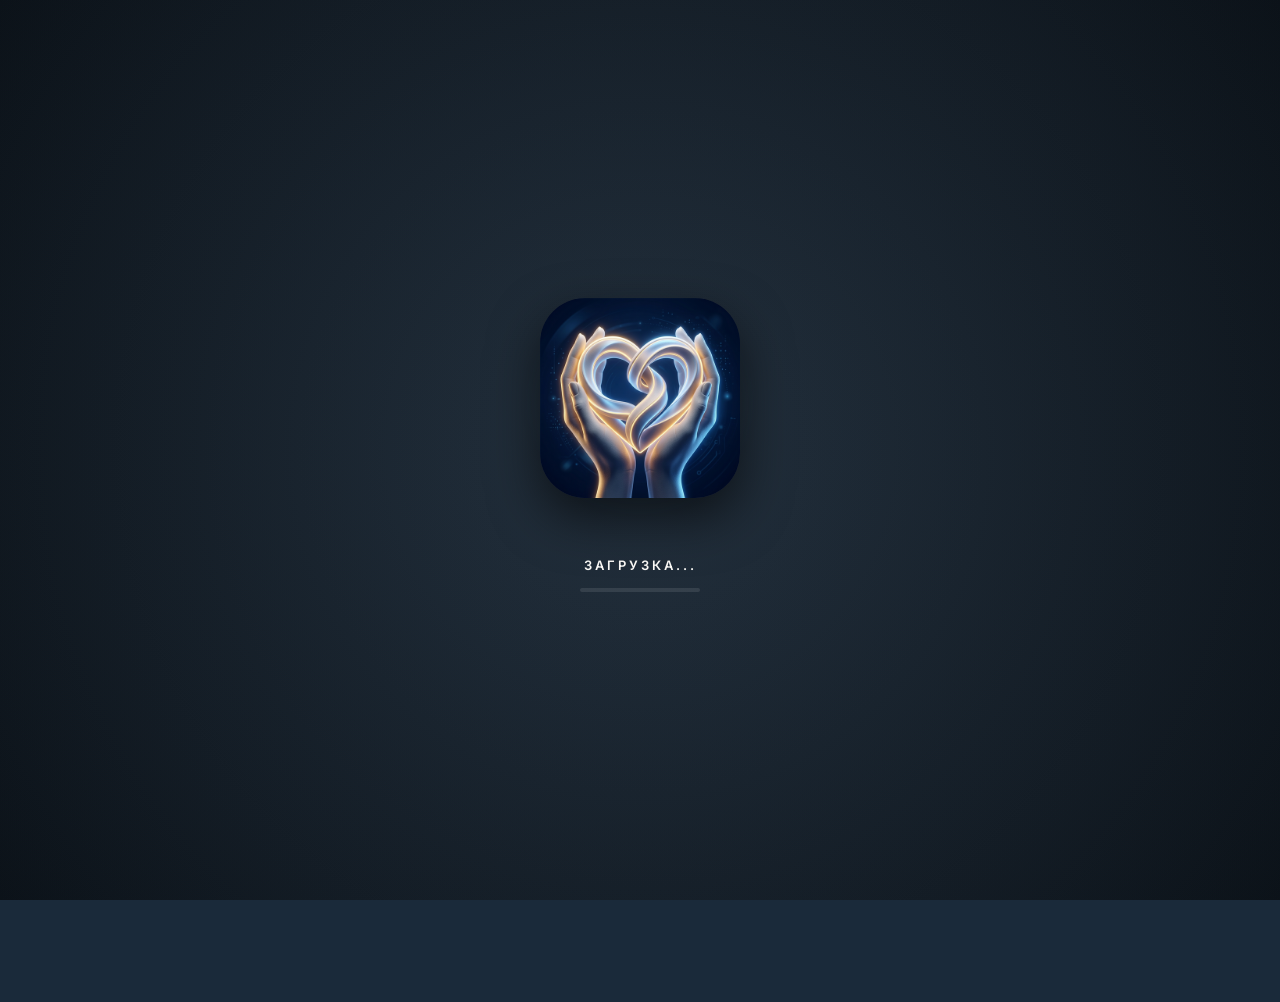
<file: stories.html>
<!DOCTYPE html>
<html lang="ru">
<head>
    <meta charset="UTF-8">
    <meta name="viewport" content="width=device-width, initial-scale=1.0, viewport-fit=cover">
    <title>Социальные истории — Рядом с вами</title>
    <meta name="description" content="Визуальные социальные истории для подготовки ребёнка к новым ситуациям. Поход к врачу, стрижка, магазин и другие.">
    <link rel="manifest" href="manifest.json">
    <link rel="canonical" href="https://ryadom-svami.ru/stories.html">
    <link rel="icon" href="img/logo.png" type="image/png">
    <link rel="preload" href="style.css?v=7" as="style">
    <link rel="preconnect" href="https://fonts.googleapis.com">
    <link rel="preconnect" href="https://fonts.gstatic.com" crossorigin>
    <link rel="stylesheet" href="style.css?v=7">
    <link href="https://fonts.googleapis.com/css2?family=Inter:wght@400;500;600;700&family=Philosopher:ital,wght@0,400;0,700;1,400&display=swap" rel="stylesheet">
    <link rel="apple-touch-icon" href="img/app_icon_192.png">
    <style>
    .stories-page{padding:10px 0 40px;min-height:100vh}
    .stories-header{text-align:center;margin-bottom:24px}
    .stories-header h1{font-family:'Philosopher',sans-serif;font-size:28px;color:var(--heading-color);margin-bottom:6px}
    .stories-header p{color:var(--text-muted);font-size:14px}
    .stories-grid{display:grid;grid-template-columns:repeat(2,1fr);gap:12px}
    @media(min-width:600px){.stories-grid{grid-template-columns:repeat(3,1fr)}}
    .story-card{background:var(--card-bg);border:1.5px solid var(--card-border);border-radius:20px;padding:20px 14px;text-align:center;cursor:pointer;transition:all .25s;-webkit-tap-highlight-color:transparent}
    .story-card:hover{border-color:rgba(208,174,139,.4);transform:translateY(-2px)}
    .story-card .sc-icon{font-size:42px;margin-bottom:10px;display:block}
    .story-card .sc-title{font-size:14px;font-weight:600;color:var(--text-main);line-height:1.3}
    .story-card .sc-steps{font-size:12px;color:var(--text-muted);margin-top:6px}
    .viewer-overlay{display:none;position:fixed;inset:0;z-index:9999;background:rgba(0,0,0,.7);backdrop-filter:blur(8px);align-items:center;justify-content:center}
    .viewer-overlay.visible{display:flex}
    .viewer-box{background:var(--card-bg,#1a2535);border:1px solid rgba(208,174,139,.2);border-radius:28px;max-width:380px;width:94%;max-height:85vh;overflow:hidden;display:flex;flex-direction:column}
    .viewer-top{padding:18px 20px 12px;display:flex;justify-content:space-between;align-items:center;border-bottom:1px solid rgba(208,174,139,.1)}
    .viewer-title{font-family:'Philosopher',sans-serif;font-size:18px;color:var(--text-main);font-weight:700}
    .viewer-close{background:none;border:none;font-size:24px;cursor:pointer;color:var(--text-muted);padding:4px 8px}
    .viewer-progress{display:flex;gap:4px;padding:12px 20px 0}
    .viewer-dot{flex:1;height:4px;border-radius:4px;background:rgba(208,174,139,.15);transition:background .3s}
    .viewer-dot.active{background:linear-gradient(90deg,#618296,#d0ae8b)}
    .viewer-dot.done{background:rgba(97,130,150,.5)}
    .viewer-slide{padding:20px;text-align:center;flex:1;overflow-y:auto}
    .viewer-slide .vs-icon{font-size:72px;margin-bottom:16px;display:block}
    .viewer-slide .vs-step{font-size:13px;color:#618296;font-weight:600;text-transform:uppercase;letter-spacing:1px;margin-bottom:8px}
    .viewer-slide .vs-text{font-size:17px;color:var(--text-main);line-height:1.6;font-weight:500}
    .viewer-slide .vs-tip{font-size:13px;color:var(--text-muted);margin-top:12px;font-style:italic}
    .viewer-nav{display:flex;gap:10px;padding:16px 20px;border-top:1px solid rgba(208,174,139,.1)}
    .viewer-nav button{flex:1;padding:14px;border-radius:16px;font-size:15px;font-weight:600;cursor:pointer;font-family:'Inter',sans-serif;transition:all .2s;border:none}
    .vn-prev{background:rgba(208,174,139,.1);color:var(--text-main);border:1.5px solid rgba(208,174,139,.2)!important}
    .vn-next{background:linear-gradient(135deg,#618296,#4d6f82);color:#fff}
    .vn-next:disabled{opacity:.4;cursor:default}
    .viewer-done{text-align:center;padding:30px 20px}
    .viewer-done .vd-icon{font-size:64px;margin-bottom:16px}
    .viewer-done h3{font-family:'Philosopher',sans-serif;font-size:22px;color:var(--text-main);margin-bottom:8px}
    .viewer-done p{color:var(--text-muted);font-size:14px;margin-bottom:20px}
    .viewer-done button{background:linear-gradient(135deg,#618296,#4d6f82);color:#fff;border:none;border-radius:16px;padding:14px 32px;font-size:16px;font-weight:600;cursor:pointer;font-family:'Inter',sans-serif}
    @keyframes fadeInUp{from{opacity:0;transform:translateY(15px)}to{opacity:1;transform:translateY(0)}}
    </style>
</head>
<body data-theme="dark">
    <div id="splash-screen" class="splash-screen">
        <div class="splash-bg-decor"></div>
        <div class="splash-content">
            <h2 class="splash-title">Рядом с вами</h2>
            <div class="splash-logo-container"><img src="img/app_icon_512.png" alt="Рядом с вами" class="splash-logo"><div class="splash-glow"></div></div>
            <div class="splash-loader-wrapper"><span class="splash-loading-text">Загрузка...</span><div class="splash-loader"></div></div>
            <p class="splash-text" id="splash-text"></p>
        </div>
    </div>
    <script>
    document.addEventListener("DOMContentLoaded",()=>{const s=document.getElementById('splash-screen');if(s){if(!sessionStorage.getItem('splashShown')){const p=["Вы — лучший родитель для своего ребёнка...","Вы не одни. Мы рядом с вами..."];document.getElementById('splash-text').textContent=p[Math.floor(Math.random()*p.length)];setTimeout(()=>{s.classList.add('hidden');sessionStorage.setItem('splashShown','true')},3500)}else{s.style.display='none'}}});
    </script>

    <header class="header">
        <div class="container header-inner">
            <a href="index.html" class="logo"><img src="img/logo.webp" alt="Рядом с вами" height="40"></a>
            <nav class="nav">
                <div class="nav-dropdown" id="navDropdown">
                    <button class="nav-dropdown-btn" id="navDropdownBtn" aria-expanded="false">
                        <svg width="15" height="15" viewBox="0 0 24 24" fill="none" stroke="currentColor" stroke-width="2" stroke-linecap="round" stroke-linejoin="round"><rect x="3" y="3" width="7" height="7"></rect><rect x="14" y="3" width="7" height="7"></rect><rect x="3" y="14" width="7" height="7"></rect><rect x="14" y="14" width="7" height="7"></rect></svg>
                        <span class="nav-dropdown-label">Инструменты</span>
                        <svg class="nav-dropdown-chevron" width="14" height="14" viewBox="0 0 24 24" fill="none" stroke="currentColor" stroke-width="2.5" stroke-linecap="round" stroke-linejoin="round"><polyline points="6 9 12 15 18 9"></polyline></svg>
                    </button>
                    <div class="nav-dropdown-overlay" id="navDropdownOverlay"></div>
                    <div class="nav-dropdown-content" id="navDropdownContent">
                        <div class="nav-dropdown-handle"></div>
                        <a href="test.html" class="nav-dropdown-item"><span class="nav-dropdown-icon">🧩</span><div class="nav-dropdown-text"><span class="nav-dropdown-title">Тест M-CHAT-R</span><span class="nav-dropdown-sub">Скрининг развития ребёнка</span></div></a>
                        <a href="diary.html" class="nav-dropdown-item"><span class="nav-dropdown-icon">📖</span><div class="nav-dropdown-text"><span class="nav-dropdown-title">Дневник побед</span><span class="nav-dropdown-sub">Учёт маленьких достижений</span></div></a>
                    </div>
                </div>
                <button id="installAppBtn" class="btn-primary header-btn" style="display:none;align-items:center;gap:5px;padding:6px 12px;">
                    <svg width="14" height="14" viewBox="0 0 24 24" fill="none" stroke="currentColor" stroke-width="2"><path d="M21 15v4a2 2 0 0 1-2 2H5a2 2 0 0 1-2-2v-4"></path><polyline points="7 10 12 15 17 10"></polyline><line x1="12" y1="15" x2="12" y2="3"></line></svg>
                    <span class="install-label">Скачать</span>
                </button>
                <button class="theme-toggle" id="themeToggle" title="Переключить тему">☀️</button>
            </nav>
            <script>
            (function(){const b=document.getElementById('navDropdownBtn'),c=document.getElementById('navDropdownContent'),o=document.getElementById('navDropdownOverlay');if(!b||!c)return;document.body.appendChild(o);document.body.appendChild(c);function op(){if(window.innerWidth>768){const r=b.getBoundingClientRect();c.style.top=(r.bottom+10)+'px';c.style.right=(window.innerWidth-r.right)+'px';c.style.bottom='auto'}else{c.style.top='';c.style.right='';c.style.bottom='0';document.body.style.overflow='hidden'}c.classList.add('show');o.classList.add('show');b.classList.add('active')}function cl(){c.classList.remove('show');o.classList.remove('show');b.classList.remove('active');document.body.style.overflow=''}b.addEventListener('click',e=>{e.stopPropagation();c.classList.contains('show')?cl():op()});o.addEventListener('click',cl);document.addEventListener('click',e=>{if(!b.contains(e.target)&&!c.contains(e.target))cl()});document.addEventListener('keydown',e=>{if(e.key==='Escape')cl()})})();
            </script>
        </div>
    </header>

    <section class="stories-page">
        <div class="container">
            <div class="stories-header" style="animation:fadeInUp .6s ease both">
                <h1>📖 Социальные истории</h1>
                <p>Подготовьте ребёнка к новой ситуации — покажите, что будет</p>
            </div>
            <div class="stories-grid" id="storiesGrid"></div>
        </div>
    </section>

    <div class="viewer-overlay" id="viewer">
        <div class="viewer-box">
            <div class="viewer-top">
                <span class="viewer-title" id="viewerTitle"></span>
                <button class="viewer-close" id="viewerClose">✕</button>
            </div>
            <div class="viewer-progress" id="viewerProgress"></div>
            <div class="viewer-slide" id="viewerSlide"></div>
            <div class="viewer-nav" id="viewerNav">
                <button class="vn-prev" id="vnPrev">← Назад</button>
                <button class="vn-next" id="vnNext">Дальше →</button>
            </div>
        </div>
    </div>

    <script>
    (function(){
    var STORIES=[
    {id:'doctor',icon:'🏥',title:'Поход к врачу',steps:[
      {icon:'🚗',text:'Мы поедем к врачу на машине. Дорога будет короткой.',tip:'Возьмите любимую игрушку в дорогу'},
      {icon:'🏥',text:'Мы придём в поликлинику. Там будет коридор и стулья. Мы немного подождём.',tip:'Можно посмотреть мультик на телефоне во время ожидания'},
      {icon:'👨‍⚕️',text:'Доктор — добрый взрослый человек в белом халате. Он хочет помочь.',tip:'Покажите фото врача заранее, если есть'},
      {icon:'👂',text:'Доктор посмотрит горло, послушает дыхание. Это не больно, просто немного необычно.',tip:'Потренируйтесь дома: откройте рот и скажите «А-а-а»'},
      {icon:'⭐',text:'Когда врач закончит, мы поедем домой. Ты молодец, что сходил к врачу!',tip:'Подготовьте маленькую награду после визита'}
    ]},
    {id:'haircut',icon:'💇',title:'Стрижка',steps:[
      {icon:'🚶',text:'Мы пойдём в парикмахерскую. Это место, где стригут волосы.',tip:'Покажите видео стрижки заранее'},
      {icon:'💺',text:'Ты сядешь в специальное кресло. На тебя наденут накидку, чтобы волосы не попали на одежду.',tip:'Можно взять свою накидку, если ребёнок чувствителен к ткани'},
      {icon:'✂️',text:'Парикмахер будет аккуратно стричь волосы ножницами или машинкой. Это не больно.',tip:'Если ребёнок боится машинки — попросите стричь только ножницами'},
      {icon:'💧',text:'Потом волосы помоют или протрут. Будет приятно и прохладно.',tip:'Можно попросить не мыть, если ребёнку это неприятно'},
      {icon:'🌟',text:'Готово! У тебя красивая новая стрижка. Ты отлично справился!',tip:'Сфотографируйте ребёнка — пусть увидит результат'}
    ]},
    {id:'shop',icon:'🛒',title:'Магазин',steps:[
      {icon:'📝',text:'Мы идём в магазин. Нам нужно купить продукты. Мы пойдём по списку.',tip:'Составьте визуальный список с картинками продуктов'},
      {icon:'🚪',text:'В магазине будет много людей, свет и звуки. Это нормально.',tip:'Наушники или беруши помогут при сенсорной чувствительности'},
      {icon:'🛒',text:'Мы возьмём тележку или корзинку и будем класть туда продукты.',tip:'Дайте ребёнку задание — например, держать список'},
      {icon:'💳',text:'На кассе мы заплатим за покупки. Нужно немного подождать в очереди.',tip:'Дайте ребёнку тихое занятие на время очереди'},
      {icon:'🏠',text:'После магазина мы поедем домой. Ты помог маме/папе — молодец!',tip:'Позвольте ребёнку выбрать одну вещь для себя как награду'}
    ]},
    {id:'dentist',icon:'🦷',title:'Стоматолог',steps:[
      {icon:'🚗',text:'Мы поедем к зубному врачу. Он поможет, чтобы зубки были здоровыми.',tip:'Поиграйте дома в «доктора зубов» с игрушками'},
      {icon:'💺',text:'Ты сядешь в большое удобное кресло. Оно может двигаться вверх и вниз.',tip:'Видео с детским стоматологом на YouTube поможет подготовиться'},
      {icon:'🔦',text:'Доктор посветит фонариком и посмотрит зубки. Нужно открыть рот.',tip:'Тренируйтесь дома: «Открой рот как бегемот»'},
      {icon:'🪥',text:'Доктор может почистить зубки специальной щёточкой. Она жужжит, но не больно.',tip:'Дайте ребёнку послушать звук электрической зубной щётки'},
      {icon:'🎉',text:'Всё готово! Зубки проверены. Ты был очень храбрым!',tip:'Многие стоматологи дают наклейку — это приятный бонус'}
    ]},
    {id:'school',icon:'🏫',title:'Школа / Сад',steps:[
      {icon:'🌅',text:'Утром мы проснёмся, позавтракаем и оденемся.',tip:'Подготовьте одежду с вечера, чтобы утро было спокойнее'},
      {icon:'🚗',text:'Мы поедем в школу (или садик). Там будут другие дети и учитель.',tip:'Покажите фото здания и учителя'},
      {icon:'👋',text:'Мама/папа попрощается и уйдёт. Но обязательно вернётся!',tip:'Придумайте ритуал прощания — например, секретное рукопожатие'},
      {icon:'📚',text:'В школе будут занятия, игры и обед. Учитель поможет, если что-то непонятно.',tip:'Расскажите ребёнку, к кому обратиться за помощью'},
      {icon:'🤗',text:'После школы мама/папа приедет и заберёт тебя домой. Вы будете вместе!',tip:'Скажите точное время: «Я приду после обеда»'}
    ]},
    {id:'birthday',icon:'🎂',title:'День рождения',steps:[
      {icon:'🎁',text:'Сегодня праздник — день рождения! Придут гости.',tip:'Покажите фото людей, которые придут'},
      {icon:'👫',text:'Гости будут здороваться, дарить подарки и разговаривать.',tip:'Подготовьте тихое место, куда ребёнок сможет уйти отдохнуть'},
      {icon:'🎮',text:'Будут игры и веселье. Можно играть вместе или наблюдать — как комфортно.',tip:'Не заставляйте участвовать во всех играх'},
      {icon:'🎂',text:'Потом вынесут торт со свечками. Все споют песню. Нужно задуть свечи.',tip:'Потренируйтесь задувать свечи дома'},
      {icon:'👋',text:'Гости уйдут домой. Праздник закончится. Можно отдохнуть.',tip:'После праздника дайте ребёнку время побыть в тишине'}
    ]},
    {id:'bath',icon:'🛁',title:'Купание',steps:[
      {icon:'🚰',text:'Пора купаться! Мама/папа наберёт тёплую воду в ванну.',tip:'Дайте ребёнку потрогать воду, чтобы проверить температуру'},
      {icon:'👕',text:'Нужно снять одежду и аккуратно залезть в ванну.',tip:'Нескользящий коврик сделает ванну безопаснее'},
      {icon:'🧴',text:'Мы помоем тело мочалкой с мылом. Потом помоем голову шампунем.',tip:'Используйте козырёк, чтобы вода не попадала в глаза'},
      {icon:'🧸',text:'Можно немного поиграть с игрушками в воде!',tip:'Водные игрушки делают купание приятнее'},
      {icon:'🏠',text:'Теперь вылезаем, вытираемся полотенцем и надеваем пижаму. Чистый и уютный!',tip:'Тёплое полотенце из сушилки — приятный бонус'}
    ]},
    {id:'airplane',icon:'✈️',title:'Поездка / Самолёт',steps:[
      {icon:'🧳',text:'Мы собираем чемодан. Берём одежду, игрушки и вкусняшки в дорогу.',tip:'Пусть ребёнок выберет 2-3 игрушки с собой'},
      {icon:'🚗',text:'Мы поедем в аэропорт на машине или такси.',tip:'Объясните, сколько времени займёт дорога'},
      {icon:'🏢',text:'В аэропорту мы пройдём проверку и подождём наш самолёт.',tip:'Покажите видео аэропорта заранее'},
      {icon:'✈️',text:'Мы сядем в самолёт. Он поднимется в небо. В ушах может быть немного странно.',tip:'Жвачка или леденец помогут при взлёте'},
      {icon:'🌍',text:'Мы прилетим! Новое место, новые впечатления. Это приключение!',tip:'Расскажите 2-3 интересных факта о месте назначения'}
    ]}
    ];

    // Render grid
    var grid=document.getElementById('storiesGrid');
    STORIES.forEach(function(s,i){
      var card=document.createElement('div');
      card.className='story-card';
      card.style.animation='fadeInUp .5s ease both';
      card.style.animationDelay=(i*0.08)+'s';
      card.innerHTML='<span class="sc-icon">'+s.icon+'</span><div class="sc-title">'+s.title+'</div><div class="sc-steps">'+s.steps.length+' шагов</div>';
      card.addEventListener('click',function(){openStory(i)});
      grid.appendChild(card);
    });

    // Viewer
    var viewer=document.getElementById('viewer');
    var curStory=null,curStep=0;

    function openStory(idx){
      curStory=STORIES[idx];curStep=0;
      document.getElementById('viewerTitle').textContent=curStory.icon+' '+curStory.title;
      renderDots();renderSlide();
      document.getElementById('viewerNav').style.display='flex';
      viewer.classList.add('visible');
      document.body.style.overflow='hidden';
    }

    function renderDots(){
      var wrap=document.getElementById('viewerProgress');
      wrap.innerHTML='';
      curStory.steps.forEach(function(_,i){
        var d=document.createElement('div');
        d.className='viewer-dot'+(i<curStep?' done':'')+(i===curStep?' active':'');
        wrap.appendChild(d);
      });
    }

    function renderSlide(){
      var slide=document.getElementById('viewerSlide');
      if(curStep>=curStory.steps.length){
        slide.innerHTML='<div class="viewer-done"><div class="vd-icon">🎉</div><h3>История завершена!</h3><p>Ваш ребёнок теперь знает, что его ждёт</p><button id="doneCloseBtn">Закрыть</button></div>';
        document.getElementById('viewerNav').style.display='none';
        document.getElementById('doneCloseBtn').addEventListener('click',function(){doClose()});
        return;
      }
      var st=curStory.steps[curStep];
      slide.innerHTML='<div class="vs-icon">'+st.icon+'</div><div class="vs-step">Шаг '+(curStep+1)+' из '+curStory.steps.length+'</div><div class="vs-text">'+st.text+'</div>'+(st.tip?'<div class="vs-tip">💡 '+st.tip+'</div>':'');
      document.getElementById('vnPrev').style.visibility=curStep===0?'hidden':'visible';
      document.getElementById('vnNext').textContent=curStep===curStory.steps.length-1?'Готово ✓':'Дальше →';
    }

    document.getElementById('vnNext').addEventListener('click',function(){curStep++;renderDots();renderSlide()});
    document.getElementById('vnPrev').addEventListener('click',function(){if(curStep>0){curStep--;renderDots();renderSlide()}});
    function doClose(){viewer.classList.remove('visible');document.body.style.overflow='';curStory=null}
    document.getElementById('viewerClose').addEventListener('click',function(){doClose()});
    viewer.addEventListener('click',function(e){if(e.target===viewer)doClose()});
    document.addEventListener('keydown',function(e){if(e.key==='Escape')doClose()});

    // Swipe support
    var touchStartX=0;
    document.getElementById('viewerSlide').addEventListener('touchstart',function(e){touchStartX=e.touches[0].clientX},{passive:true});
    document.getElementById('viewerSlide').addEventListener('touchend',function(e){
      var dx=e.changedTouches[0].clientX-touchStartX;
      if(dx<-50&&curStory){curStep++;if(curStep>curStory.steps.length)curStep=curStory.steps.length;renderDots();renderSlide()}
      if(dx>50&&curStep>0){curStep--;renderDots();renderSlide()}
    },{passive:true});
    })();
    </script>

    <!-- Theme toggle -->
    <script>
    const themeToggle=document.getElementById('themeToggle');
    const savedTheme=localStorage.getItem('theme')||'dark';
    document.body.setAttribute('data-theme',savedTheme);
    themeToggle.textContent=savedTheme==='dark'?'☀️':'🌙';
    themeToggle.addEventListener('click',()=>{const c=document.body.getAttribute('data-theme');const n=c==='dark'?'light':'dark';document.body.setAttribute('data-theme',n);localStorage.setItem('theme',n);themeToggle.textContent=n==='dark'?'☀️':'🌙'});
    </script>
</body>
</html>
</file>
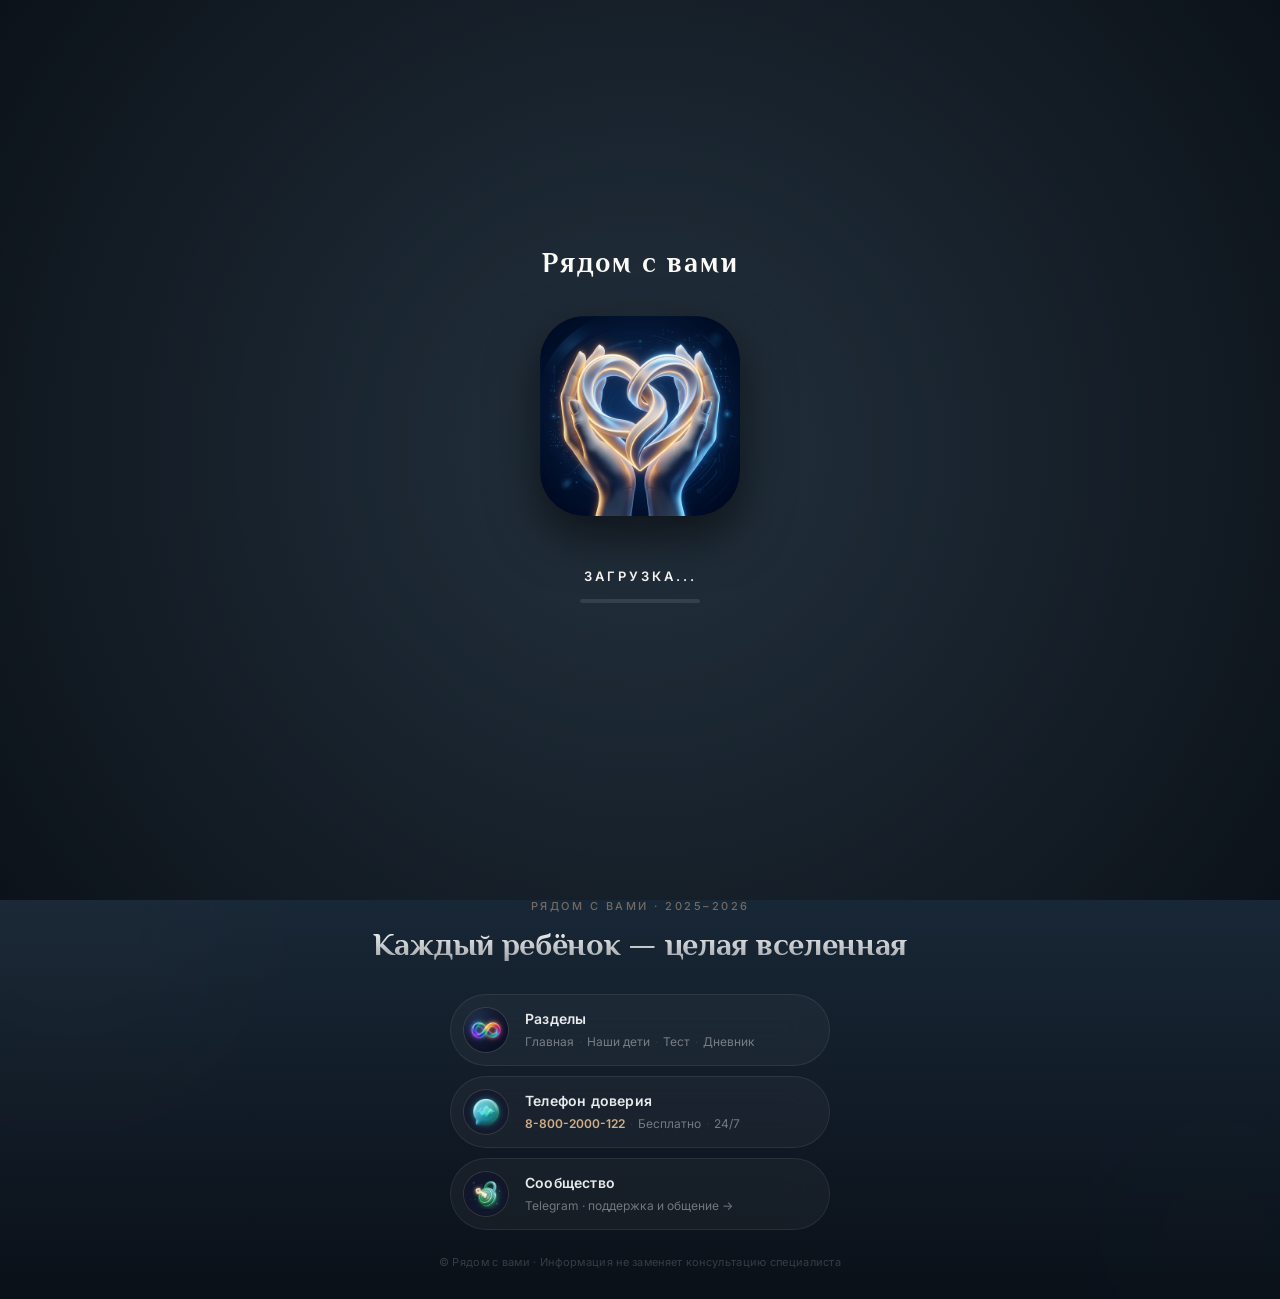
<file: test.html>
﻿﻿<!DOCTYPE html>
<html lang="ru">
<head>
    <meta charset="UTF-8">
    <meta name="viewport" content="width=device-width, initial-scale=1.0, viewport-fit=cover">
    <title>Тест M-CHAT — Проверка развития ребёнка</title>
    <meta name="description" content="Бесплатный онлайн-тест M-CHAT для раннего выявления признаков аутизма у детей от 16 до 30 месяцев. Быстро, анонимно, без регистрации.">
    <link rel="manifest" href="manifest.json">
    <link rel="canonical" href="https://ryadom-svami.ru/test.html">
    <link rel="icon" href="img/logo.png" type="image/png">
    <meta property="og:title" content="Тест M-CHAT — Проверка развития ребёнка">
    <meta property="og:description" content="Бесплатный онлайн-тест M-CHAT для раннего выявления признаков аутизма.">
    <meta property="og:url" content="https://ryadom-svami.ru/test.html">
    <meta property="og:image" content="https://ryadom-svami.ru/img/icon_test.png">
    <link rel="preload" href="style.css?v=7" as="style">
    <link rel="preconnect" href="https://fonts.googleapis.com">
    <link rel="preconnect" href="https://fonts.gstatic.com" crossorigin>
    <link rel="stylesheet" href="style.css?v=7">
    <link href="https://fonts.googleapis.com/css2?family=Inter:wght@400;500;600;700&family=Philosopher:ital,wght@0,400;0,700;1,400&display=swap" rel="stylesheet">
    <style>
        .save-toast {
            position: fixed;
            top: 100px;
            left: 50%;
            transform: translateX(-50%) translateY(-20px);
            background: linear-gradient(135deg, #618296 0%, #4a6d80 100%);
            color: #fff;
            padding: 16px 32px;
            border-radius: 50px;
            font-size: 15px;
            font-weight: 600;
            box-shadow: 0 12px 40px rgba(97, 130, 150, 0.4);
            z-index: 9999;
            opacity: 0;
            pointer-events: none;
            transition: opacity 0.4s ease, transform 0.4s ease;
        }
        .save-toast.show {
            opacity: 1;
            transform: translateX(-50%) translateY(0);
        }
    </style>
    <!-- Yandex.Metrika counter -->
    <script type="text/javascript">
        (function(m,e,t,r,i,k,a){m[i]=m[i]||function(){(m[i].a=m[i].a||[]).push(arguments)};
        m[i].l=1*new Date();
        for(var j=0;j<document.scripts.length;j++){if(document.scripts[j].src===r){return;}}
        k=e.createElement(t),a=e.getElementsByTagName(t)[0],k.async=1,k.src=r,a.parentNode.insertBefore(k,a)})
        (window,document,"script","https://mc.yandex.ru/metrika/tag.js","ym");
        ym(108678187, "init", { clickmap:true, trackLinks:true, accurateTrackBounce:true, webvisor:true });
    </script>
    <noscript><div><img src="https://mc.yandex.ru/watch/108678187" style="position:absolute; left:-9999px;" alt="" /></div></noscript>
    <!-- /Yandex.Metrika counter -->
<link rel="apple-touch-icon" href="img/app_icon_192.png">
    <!-- OneSignal Push Notifications -->
    <script src="https://cdn.onesignal.com/sdks/web/v16/OneSignalSDK.page.js" defer></script>
    <script>
        window.OneSignalDeferred = window.OneSignalDeferred || [];
        OneSignalDeferred.push(async function(OneSignal) {
            await OneSignal.init({
                appId: "0009d238-be4d-4813-87bb-7026221769ed",
                notifyButton: { enable: false },
                promptOptions: {
                    slidedown: { enabled: false, autoPrompt: false }
                }
            });
        });
    </script></head>
<body data-theme="dark">
    <!-- SPLASH SCREEN ENHANCED -->
    <div id="splash-screen" class="splash-screen">
        <div class="splash-bg-decor"></div>
        <div class="splash-content">
            <h2 class="splash-title">Рядом с вами</h2>
            <div class="splash-logo-container">
                <img src="img/app_icon_512.png" alt="Рядом с вами" class="splash-logo">
                <div class="splash-glow"></div>
            </div>
            <div class="splash-loader-wrapper">
                <span class="splash-loading-text">Загрузка...</span>
                <div class="splash-loader"></div>
            </div>
            <p class="splash-text" id="splash-text"></p>
        </div>
    </div>
    <script>
        document.addEventListener("DOMContentLoaded", () => {
            const splash = document.getElementById('splash-screen');
            if (splash) {
                if (!sessionStorage.getItem('splashShown')) {
                    const phrases = [
                        "Вы — лучший родитель для своего ребёнка...",
                        "Вы не одни. Мы рядом с вами...",
                        "Делаем мир добрее, шаг за шагом...",
                        "Вдох глубокий... Вы со всем справитесь...",
                        "Каждая маленькая победа имеет значение..."
                    ];
                    document.getElementById('splash-text').textContent = phrases[Math.floor(Math.random() * phrases.length)];
                    setTimeout(() => {
                        splash.classList.add('hidden');
                        sessionStorage.setItem('splashShown', 'true');
                    }, 3500);
                } else {
                    splash.style.display = 'none';
                }
            }
        });
    </script>

    <header class="header">
        <div class="container header-inner">
            <a href="index.html" class="logo">
                <img src="img/logo.webp" alt="Рядом с вами" height="40">
            </a>
            <nav class="nav">
                <div class="nav-dropdown" id="navDropdown">
                    <button class="nav-dropdown-btn" id="navDropdownBtn" aria-expanded="false">
                        <svg width="15" height="15" viewBox="0 0 24 24" fill="none" stroke="currentColor" stroke-width="2" stroke-linecap="round" stroke-linejoin="round"><rect x="3" y="3" width="7" height="7"></rect><rect x="14" y="3" width="7" height="7"></rect><rect x="3" y="14" width="7" height="7"></rect><rect x="14" y="14" width="7" height="7"></rect></svg>
                        <span class="nav-dropdown-label">Инструменты</span>
                        <svg class="nav-dropdown-chevron" width="14" height="14" viewBox="0 0 24 24" fill="none" stroke="currentColor" stroke-width="2.5" stroke-linecap="round" stroke-linejoin="round"><polyline points="6 9 12 15 18 9"></polyline></svg>
                    </button>
                    <div class="nav-dropdown-overlay" id="navDropdownOverlay"></div>
                    <div class="nav-dropdown-content" id="navDropdownContent">
                        <div class="nav-dropdown-handle"></div>
                        <a href="test.html" class="nav-dropdown-item">
                            <span class="nav-dropdown-icon">🧩</span>
                            <div class="nav-dropdown-text">
                                <span class="nav-dropdown-title">Тест M-CHAT-R</span>
                                <span class="nav-dropdown-sub">Скрининг развития ребёнка</span>
                            </div>
                        </a>
                        <a href="diary.html" class="nav-dropdown-item">
                            <span class="nav-dropdown-icon">📖</span>
                            <div class="nav-dropdown-text">
                                <span class="nav-dropdown-title">Дневник побед</span>
                                <span class="nav-dropdown-sub">Учёт маленьких достижений</span>
                            </div>
                        </a>
                        <a href="timer.html" class="nav-dropdown-item">
                            <span class="nav-dropdown-icon">⏱️</span>
                            <div class="nav-dropdown-text">
                                <span class="nav-dropdown-title">Таймер дня</span>
                                <span class="nav-dropdown-sub">Расписание и визуальный таймер</span>
                            </div>
                        </a>
                        <a href="stories.html" class="nav-dropdown-item"><span class="nav-dropdown-icon">📖</span><div class="nav-dropdown-text"><span class="nav-dropdown-title">Социальные истории</span><span class="nav-dropdown-sub">Подготовка к новым ситуациям</span></div></a>
                    </div>
                </div>
                <button id="installAppBtn" class="btn-primary header-btn" style="display: none; align-items: center; gap: 5px; padding: 6px 12px;">
                    <svg width="14" height="14" viewBox="0 0 24 24" fill="none" stroke="currentColor" stroke-width="2"><path d="M21 15v4a2 2 0 0 1-2 2H5a2 2 0 0 1-2-2v-4"></path><polyline points="7 10 12 15 17 10"></polyline><line x1="12" y1="15" x2="12" y2="3"></line></svg>
                    <span class="install-label">Скачать</span>
                </button>
                <button class="theme-toggle" id="themeToggle" title="Переключить тему" aria-label="Переключить тему">☀️</button>
            </nav>
            <script>
            (function() {
                const btn = document.getElementById('navDropdownBtn');
                const content = document.getElementById('navDropdownContent');
                const overlay = document.getElementById('navDropdownOverlay');
                if (!btn || !content) return;

                document.body.appendChild(overlay);
                document.body.appendChild(content);

                function open() {
                    if (window.innerWidth > 768) {
                        const r = btn.getBoundingClientRect();
                        content.style.top = (r.bottom + 10) + 'px';
                        content.style.right = (window.innerWidth - r.right) + 'px';
                        content.style.bottom = 'auto';
                    } else {
                        content.style.top = '';
                        content.style.right = '';
                        content.style.bottom = '0';
                        document.body.style.overflow = 'hidden';
                    }
                    content.classList.add('show');
                    overlay.classList.add('show');
                    btn.classList.add('active');
                    btn.setAttribute('aria-expanded', 'true');
                }
                function close() {
                    content.classList.remove('show');
                    overlay.classList.remove('show');
                    btn.classList.remove('active');
                    btn.setAttribute('aria-expanded', 'false');
                    document.body.style.overflow = '';
                }

                btn.addEventListener('click', (e) => {
                    e.stopPropagation();
                    content.classList.contains('show') ? close() : open();
                });
                overlay.addEventListener('click', close);
                document.addEventListener('click', (e) => { if (!btn.contains(e.target) && !content.contains(e.target)) close(); });
                document.addEventListener('keydown', (e) => { if (e.key === 'Escape') close(); });
            })();
            </script>
        </div>
    </header>

    <!-- Прогресс-бар -->
    <div class="test-progress-bar">
        <div class="test-progress-fill" id="progressFill"></div>
    </div>

    <!-- Уведомление -->
    <div class="save-toast" id="pdfToast">⏳ Формируем отчёт...</div>

    <!-- Модальное окно PDF -->
    <div class="modal-overlay" id="pdfModal" style="display:none; position:fixed; top:0; left:0; right:0; bottom:0; background:rgba(0,0,0,0.5); z-index:9999; align-items:center; justify-content:center;">
        <div style="background: var(--card-bg, #fff); border-radius: 20px; max-width: 360px; width: 90%; text-align: center; padding: 32px 24px; box-shadow: 0 20px 60px rgba(0,0,0,0.3);">
            <div style="font-size: 48px; margin-bottom: 12px;">✅</div>
            <h3 style="margin: 0 0 6px; color: #618296; font-size: 20px;">Ваш отчёт готов!</h3>
            <p style="color: #888; font-size: 13px; margin: 0 0 24px;">Выберите действие:</p>
            <div style="display: flex; flex-direction: column; gap: 10px;">
                <button id="pdfShareBtn" onclick="pdfAction('share')" style="display:none; padding: 14px; border: none; border-radius: 12px; background: linear-gradient(135deg, #618296, #4a6d80); color: #fff; font-size: 15px; font-weight: 600; cursor: pointer;">📤 Поделиться / Сохранить</button>
                <button onclick="pdfAction('download')" style="padding: 14px; border: none; border-radius: 12px; background: linear-gradient(135deg, #618296, #4a6d80); color: #fff; font-size: 15px; font-weight: 600; cursor: pointer;">⬇ Скачать файл</button>
                <button onclick="pdfAction('open')" style="padding: 14px; border: none; border-radius: 12px; background: rgba(97,130,150,0.12); color: #618296; font-size: 15px; font-weight: 600; cursor: pointer;">📖 Открыть отчёт</button>
                <button onclick="pdfAction('print')" style="padding: 14px; border: none; border-radius: 12px; background: rgba(97,130,150,0.12); color: #618296; font-size: 15px; font-weight: 600; cursor: pointer;">🖨 Печать</button>
                <button onclick="closePdfModal()" style="padding: 10px; border: none; background: none; color: #888; font-size: 13px; cursor: pointer; margin-top: 4px;">Закрыть</button>
            </div>
        </div>
    </div>

    <main class="test-page">
        <div class="container">

            <!-- ===== ЭКРАН ПРИВЕТСТВИЯ ===== -->
            <div class="test-screen active" id="screenWelcome">
                <div class="vx-card">
                    <div class="vx-meta">
                        <span>16–30 МЕСЯЦЕВ</span>
                        <span>•</span>
                        <span>5 МИНУТ</span>
                        <span>•</span>
                        <span>АНОНИМНО</span>
                    </div>
                    <div class="vx-hero">
                        <img src="img/icon_test.webp" alt="Тест" class="vx-icon">
                        <span class="vx-title" style="white-space: nowrap;">Проверка развития</span>
                    </div>
                    <p class="vx-subtitle">Международный скрининговый опросник (M-CHAT-R) для оценки риска нарушений аутистического спектра.</p>

                    <div class="vx-divider"></div>

                    <div class="vx-features">
                        <div class="vx-feature">
                            <span class="vx-feature-label">Вопросов</span>
                            <span class="vx-feature-value">20</span>
                        </div>
                        <div class="vx-feature-sep"></div>
                        <div class="vx-feature">
                            <span class="vx-feature-label">Возраст</span>
                            <span class="vx-feature-value">16-30 мес</span>
                        </div>
                    </div>

                    <div class="vx-divider"></div>

                    <p class="vx-disclaimer">Тест — не диагноз. Это ориентир, который подскажет, стоит ли обратиться к специалисту.</p>

                    <button class="vx-btn" onclick="startTest()">Начать тест →</button>
                </div>
            </div>

            <!-- ===== ЭКРАН ВОПРОСОВ ===== -->
            <div class="test-screen" id="screenQuestions">
                <div class="vx-card vx-question-card" id="questionCard">
                    <div class="vx-meta">
                        <span id="questionNum">1</span>
                        <span>из</span>
                        <span>20</span>
                    </div>
                    <div class="vx-progress-dots" id="progressDots"></div>
                    <p class="vx-question-text" id="questionText"></p>
                    <div class="vx-answers">
                        <button class="vx-answer vx-answer-yes" onclick="answer(true)">
                            <span class="vx-answer-mark">✓</span>
                            <span>Да</span>
                        </button>
                        <button class="vx-answer vx-answer-no" onclick="answer(false)">
                            <span class="vx-answer-mark">✕</span>
                            <span>Нет</span>
                        </button>
                    </div>
                    <button class="vx-back-btn" id="backBtn" onclick="goBack()">← Назад</button>
                </div>
            </div>

            <!-- ===== ЭКРАН РЕЗУЛЬТАТОВ ===== -->
            <div class="test-screen" id="screenResult">
                <div class="vx-card vx-result-card" id="resultCard">
                    <div class="vx-meta">
                        <span>РЕЗУЛЬТАТ ТЕСТА</span>
                        <span>•</span>
                        <span>M-CHAT-R</span>
                    </div>
                    <div class="vx-result-image-box">
                        <img src="img/icon_test.webp" alt="Результат" class="vx-icon" id="resultImage">
                    </div>
                    <h2 class="vx-result-title" id="resultTitle"></h2>
                    <p class="vx-result-text" id="resultText"></p>
                    <div class="vx-result-details" id="resultDetails"></div>
                    <div class="vx-result-actions">
                        <!-- Круглый красивый блок для врача -->
                        <button class="vx-doctor-card" onclick="showDoctorResults()">
                            <div class="vx-doctor-card-left">
                                <span class="vx-doctor-card-title">Показать ответы специалисту</span>
                                <span class="vx-doctor-card-sub">Скачайте готовую карту результатов</span>
                            </div>
                            <div class="vx-doctor-card-icon">📝</div>
                        </button>
                        
                        <!-- Маленькая кнопка сообщества -->
                        <div style="margin-top: 12px; margin-bottom: 24px; text-align: center;">
                            <a href="https://t.me/+PFfgr3RmK_dmMGRi" class="vx-btn-link">Присоединиться к сообществу →</a>
                        </div>
                        
                        <button class="vx-btn-ghost" onclick="restartTest()">Пройти заново</button>
                        <a href="index.html" class="vx-btn-ghost">← На главную</a>
                    </div>
                    <p class="vx-footer-note" style="margin-top: 16px;">Данные не сохраняются и не передаются третьим лицам</p>
                </div>
            </div>

            <!-- ===== ДЛЯ ВРАЧА ===== -->
            <div class="test-screen" id="screenDoctor">
                <div class="vx-card" style="max-width: 520px; padding: 46px 32px; text-align: center;">
                    <div class="vx-meta" style="justify-content: center;">
                        <span>M-CHAT-R</span>
                        <span>•</span>
                        <span>ДЛЯ СПЕЦИАЛИСТА</span>
                    </div>
                    <div style="font-size: 56px; margin: 20px 0; display: inline-block; filter: drop-shadow(0 4px 12px rgba(208,174,139,0.3));">
                        📝
                    </div>
                    <h2 class="vx-result-title" style="margin-bottom: 16px;">Карта ответов</h2>
                    <p class="vx-result-text" style="font-size: 13px; line-height: 1.6; margin-bottom: 32px; text-align: center;">
                        Развёрнутые ответы пациента скрыты в целях безопасности.<br><br>
                        Сгенерируйте красивый и профессиональный отчёт со списком всех ответов в виде PDF-файла для консультации с лечащим врачом.
                    </p>

                    <button class="vx-btn" onclick="downloadPDFResults()" style="margin-top: 0; margin-bottom: 12px; width: 100%;">📄 Скачать PDF отчёт</button>
                    <button class="vx-btn-ghost" onclick="showScreen('screenResult')" style="width: 100%;">← Назад</button>
                </div>
            </div>

        </div>
    </main>

    <footer class="footer footer-premium">
        <div class="footer-glow footer-glow-1"></div>
        <div class="footer-glow footer-glow-2"></div>
        <div class="container">
            <div class="footer-hero-block">
                <p class="footer-eyebrow">Рядом с вами · 2025–2026</p>
                <h2 class="footer-main-title">Каждый ребёнок — целая&nbsp;вселенная</h2>
            </div>
            <div class="footer-cards-column">
                <div class="footer-compact-card">
                    <img src="img/icon_autism.webp" class="footer-compact-img" alt="Разделы">
                    <div class="footer-compact-text">
                        <h4>Разделы</h4>
                        <div class="footer-compact-links">
                            <a href="index.html">Главная</a> <span class="dot-sep">·</span>
                            <a href="index.html#diagnoses">Наши дети</a> <span class="dot-sep">·</span>
                            <a href="test.html">Тест</a> <span class="dot-sep">·</span>
                            <a href="diary.html">Дневник</a>
                        </div>
                    </div>
                </div>
                <div class="footer-compact-card">
                    <img src="img/icon_speech.webp" class="footer-compact-img" alt="Телефон">
                    <div class="footer-compact-text">
                        <h4>Телефон доверия</h4>
                        <div class="footer-compact-links">
                            <a href="tel:88002000122" class="phone-gold">8-800-2000-122</a>
                            <span class="dot-sep">·</span> Бесплатно <span class="dot-sep">·</span> 24/7
                        </div>
                    </div>
                </div>
                <a href="https://t.me/+PFfgr3RmK_dmMGRi" class="footer-compact-card footer-compact-link">
                    <img src="img/icon_okr.webp" class="footer-compact-img" alt="Telegram">
                    <div class="footer-compact-text">
                        <h4>Сообщество</h4>
                        <div class="footer-compact-links">Telegram · поддержка и общение →</div>
                    </div>
                </a>
            </div>
            <p class="footer-copy">© Рядом с вами · Информация не заменяет консультацию специалиста</p>
        </div>
    </footer>

    <script>
        // =========================================
        // M-CHAT-R ВОПРОСЫ (20 вопросов)
        // =========================================
        const questions = [
            { text: "Если вы покажете пальцем на что-то в комнате, ваш ребёнок посмотрит на этот предмет?", riskAnswer: false },
            { text: "Вы когда-нибудь думали, что ваш ребёнок может быть глухим?", riskAnswer: true },
            { text: "Ваш ребёнок играет в «понарошку»? Например, делает вид, что пьёт из пустой чашки или кормит куклу?", riskAnswer: false },
            { text: "Ваш ребёнок любит забираться на предметы (диван, стулья, горки)?", riskAnswer: false },
            { text: "Ваш ребёнок делает необычные движения пальцами возле своих глаз?", riskAnswer: true },
            { text: "Ваш ребёнок показывает пальцем, когда хочет что-то попросить или получить помощь?", riskAnswer: false },
            { text: "Ваш ребёнок показывает пальцем, чтобы обратить ваше внимание на что-то интересное?", riskAnswer: false },
            { text: "Ваш ребёнок интересуется другими детьми?", riskAnswer: false },
            { text: "Ваш ребёнок приносит вам предметы или поднимает их, чтобы показать?", riskAnswer: false },
            { text: "Ваш ребёнок отзывается на своё имя, когда вы его зовёте?", riskAnswer: false },
            { text: "Когда вы улыбаетесь ребёнку, он улыбается в ответ?", riskAnswer: false },
            { text: "Ваш ребёнок расстраивается от обычных бытовых звуков (пылесос, фен, блендер)?", riskAnswer: true },
            { text: "Ваш ребёнок уже ходит самостоятельно?", riskAnswer: false },
            { text: "Ваш ребёнок смотрит вам в глаза, когда вы с ним разговариваете, играете или одеваете его?", riskAnswer: false },
            { text: "Ваш ребёнок пытается повторять ваши действия (помешать ложкой, подмести, причесаться)?", riskAnswer: false },
            { text: "Если вы поворачиваете голову и смотрите на что-то, ваш ребёнок тоже смотрит в эту сторону?", riskAnswer: false },
            { text: "Ваш ребёнок пытается привлечь ваше внимание к себе?", riskAnswer: false },
            { text: "Ваш ребёнок понимает, когда вы просите его что-то сделать (принести игрушку, сесть)?", riskAnswer: false },
            { text: "Когда происходит что-то новое, ваш ребёнок смотрит на ваше лицо, чтобы понять вашу реакцию?", riskAnswer: false },
            { text: "Ваш ребёнок любит подвижные игры (качели, кружиться, подбрасывание)?", riskAnswer: false }
        ];

        let currentQuestion = 0;
        let answers = [];

        // =========================================
        // УПРАВЛЕНИЕ ЭКРАНАМИ
        // =========================================
        let screenHistory = ['screenWelcome'];

        function showScreen(screenId, skipHistory) {
            document.querySelectorAll('.test-screen').forEach(s => s.classList.remove('active'));
            document.getElementById(screenId).classList.add('active');
            window.scrollTo({ top: 0, behavior: 'smooth' });

            if (!skipHistory) {
                screenHistory.push(screenId);
                history.pushState({ screen: screenId }, '');
            }
        }

        // Кнопка «Назад» в браузере / телефоне
        window.addEventListener('popstate', (e) => {
            if (screenHistory.length > 1) {
                screenHistory.pop();
                const prev = screenHistory[screenHistory.length - 1];
                showScreen(prev, true);
            }
        });

        // Начальное состояние
        history.replaceState({ screen: 'screenWelcome' }, '');

        function updateProgress() {
            const percent = ((currentQuestion) / questions.length) * 100;
            document.getElementById('progressFill').style.width = percent + '%';
            // Update dots
            const container = document.getElementById('progressDots');
            if (container) {
                container.innerHTML = '';
                for (let i = 0; i < questions.length; i++) {
                    const dot = document.createElement('div');
                    dot.className = 'vx-dot';
                    if (i < currentQuestion) dot.classList.add('answered');
                    else if (i === currentQuestion) dot.classList.add('current');
                    container.appendChild(dot);
                }
            }
        }

        // =========================================
        // ЛОГИКА ТЕСТА
        // =========================================
        function startTest() {
            currentQuestion = 0;
            answers = [];
            showScreen('screenQuestions');
            showQuestion();
            updateProgress();
        }

        function showQuestion() {
            const q = questions[currentQuestion];
            document.getElementById('questionNum').textContent = currentQuestion + 1;
            document.getElementById('questionText').textContent = q.text;
            
            // Анимация появления
            const card = document.getElementById('questionCard');
            card.classList.remove('animate-in');
            void card.offsetWidth;
            card.classList.add('animate-in');

            document.getElementById('backBtn').style.display = currentQuestion > 0 ? 'inline-block' : 'none';
        }

        function answer(userAnswer) {
            if (document.activeElement) document.activeElement.blur(); // Fix sticky hover
            answers[currentQuestion] = userAnswer;
            currentQuestion++;
            
            if (currentQuestion >= questions.length) {
                showResults();
            } else {
                showQuestion();
                updateProgress();
            }
        }

        function goBack() {
            if (currentQuestion > 0) {
                currentQuestion--;
                showQuestion();
                updateProgress();
            }
        }

        // =========================================
        // ПОДСЧЁТ РЕЗУЛЬТАТОВ
        // =========================================
        function showResults() {
            updateProgress();
            document.getElementById('progressFill').style.width = '100%';

            let riskScore = 0;
            for (let i = 0; i < questions.length; i++) {
                const q = questions[i];
                if (answers[i] === q.riskAnswer) {
                    riskScore++;
                }
            }

            const resultCard = document.getElementById('resultCard');
            const resultImg = document.getElementById('resultImage');
            const resultTitle = document.getElementById('resultTitle');
            const resultText = document.getElementById('resultText');
            const resultDetails = document.getElementById('resultDetails');

            resultCard.className = 'vx-card vx-result-card';
            resultImg.className = 'vx-icon'; // Reset class

            if (riskScore <= 2) {
                resultCard.classList.add('result-low');
                resultImg.classList.add('img-low');
                resultTitle.textContent = 'Низкий уровень риска';
                resultText.textContent = 'По результатам теста признаков для беспокойства не обнаружено. Ваш ребёнок развивается в рамках нормы.';
                resultDetails.innerHTML = `
                    <div class="result-tip">
                        <strong>Рекомендация:</strong> Продолжайте наблюдать за развитием. Если появятся вопросы — обратитесь к педиатру.
                    </div>
                `;
            } else if (riskScore <= 7) {
                resultCard.classList.add('result-medium');
                resultImg.classList.add('img-medium');
                resultTitle.textContent = 'Средний уровень риска';
                resultText.textContent = 'Тест показал некоторые особенности, которые стоит обсудить со специалистом.';
                resultDetails.innerHTML = `
                    <div class="result-tip">
                        <strong>Что делать:</strong>
                        <ul>
                            <li>Запишитесь к <strong>детскому неврологу</strong> или <strong>психиатру</strong></li>
                            <li>Покажите результаты теста врачу</li>
                            <li>Не ставьте диагноз самостоятельно</li>
                        </ul>
                    </div>
                    <div class="result-tip">
                        <strong>Помните:</strong> Раннее обращение — это мудрость, а не страх. Чем раньше — тем больше возможностей.
                    </div>
                `;
            } else {
                resultCard.classList.add('result-high');
                resultImg.classList.add('img-high');
                resultTitle.textContent = 'Рекомендуется консультация';
                resultText.textContent = 'Тест выявил несколько особенностей развития. Пожалуйста, не откладывайте визит к специалисту.';
                resultDetails.innerHTML = `
                    <div class="result-tip">
                        <strong>Ваши следующие шаги:</strong>
                        <ul>
                            <li>Запишитесь к <strong>детскому психиатру</strong> или в <strong>центр раннего развития</strong></li>
                            <li>Попросите направление на комплексную диагностику</li>
                        </ul>
                    </div>
                    <div class="result-tip">
                        <strong>Вы — прекрасный родитель.</strong> Ранняя помощь даёт невероятные результаты. Вы не одни.
                    </div>
                `;
            }

            showScreen('screenResult');
        }

        function showDoctorResults() {
            // Ответы здесь больше не отображаются, только кнопка скачивания картинки (по запросу)
            showScreen('screenDoctor');
        }

        // =========================================
        // КРАСИВАЯ КАРТОЧКА ДЛЯ ВРАЧА (PDF)
        // =========================================
        let pdfmakeLoaded = false;

        function loadPdfMake() {
            return new Promise((resolve, reject) => {
                if (pdfmakeLoaded) { resolve(); return; }
                const s1 = document.createElement('script');
                s1.src = 'https://cdnjs.cloudflare.com/ajax/libs/pdfmake/0.2.10/pdfmake.min.js';
                s1.onload = () => {
                    const s2 = document.createElement('script');
                    s2.src = 'https://cdnjs.cloudflare.com/ajax/libs/pdfmake/0.2.10/vfs_fonts.js';
                    s2.onload = () => { pdfmakeLoaded = true; resolve(); };
                    s2.onerror = reject;
                    document.head.appendChild(s2);
                };
                s1.onerror = reject;
                document.head.appendChild(s1);
            });
        }

        async function downloadPDFResults() {
            const pdfToast = document.getElementById('pdfToast');
            if (pdfToast) {
                pdfToast.textContent = '⏳ Формируем отчёт...';
                pdfToast.classList.add('show');
            }

            try {
                await loadPdfMake();
            } catch(e) {
                if (pdfToast) pdfToast.classList.remove('show');
                alert('Не удалось загрузить библиотеку PDF. Проверьте интернет.');
                return;
            }

            let riskScore = 0;
            for (let i = 0; i < questions.length; i++) {
                if (answers[i] === questions[i].riskAnswer) riskScore++;
            }

            let level, levelColor, levelMsg;
            if (riskScore <= 2) {
                level = 'НИЗКИЙ РИСК';
                levelColor = '#22c55e'; // Green
                levelMsg = 'Развитие соответствует норме';
            } else if (riskScore <= 7) {
                level = 'СРЕДНИЙ РИСК';
                levelColor = '#f59e0b'; // Amber
                levelMsg = 'Рекомендуется консультация специалиста';
            } else {
                level = 'ВЫСОКИЙ РИСК';
                levelColor = '#ef4444'; // Red
                levelMsg = 'Необходима консультация специалиста';
            }

            const now = new Date();
            const dateStr = now.toLocaleDateString('ru-RU', { day: 'numeric', month: 'long', year: 'numeric' });

            const C = {
                teal: '#618296',
                gold: '#d0ae8b',
                dark: '#1a1a1a',
                muted: '#888888',
                bg: '#f8f6f3',
                redBg: '#fef2f2'
            };

            const content = [];

            // Титульный блок
            content.push({ text: '\n\n', fontSize: 10 });
            content.push({
                text: 'РЕЗУЛЬТАТЫ СКРИНИНГА',
                fontSize: 12,
                letterSpacing: 2,
                color: C.gold,
                alignment: 'center',
                margin: [0, 0, 0, 8]
            });
            content.push({
                text: 'Тест M-CHAT-R',
                fontSize: 28,
                bold: true,
                color: C.teal,
                alignment: 'center',
                margin: [0, 0, 0, 24]
            });

            // Итог
            content.push({
                table: {
                    widths: ['*'],
                    body: [[
                        {
                            stack: [
                                { text: riskScore.toString(), fontSize: 42, bold: true, color: levelColor, alignment: 'center', margin: [0, 10, 0, 4] },
                                { text: 'из 20', fontSize: 14, color: C.muted, alignment: 'center', margin: [0, 0, 0, 12] },
                                { text: level, fontSize: 16, bold: true, color: levelColor, alignment: 'center', margin: [0, 0, 0, 4] },
                                { text: levelMsg, fontSize: 13, color: C.dark, alignment: 'center', margin: [0, 0, 0, 10] }
                            ],
                            border: [false,false,false,false]
                        }
                    ]]
                },
                layout: {
                    fillColor: () => '#f0f4f7',
                },
                margin: [40, 0, 40, 24]
            });

            // Таблица вопросов
            const tableBody = [];
            tableBody.push([
                { text: '№', fontSize: 10, bold: true, color: C.muted, border: [false,false,false,true], borderColor: ['#e0e0e0','#e0e0e0','#e0e0e0','#e0e0e0'], margin: [0,4,0,4] },
                { text: 'Вопрос', fontSize: 10, bold: true, color: C.muted, border: [false,false,false,true], borderColor: ['#e0e0e0','#e0e0e0','#e0e0e0','#e0e0e0'], margin: [0,4,0,4] },
                { text: 'Ответ', fontSize: 10, bold: true, color: C.muted, alignment: 'center', border: [false,false,false,true], borderColor: ['#e0e0e0','#e0e0e0','#e0e0e0','#e0e0e0'], margin: [0,4,0,4] }
            ]);

            for (let i = 0; i < questions.length; i++) {
                const q = questions[i];
                const ans = answers[i];
                const risk = (ans === q.riskAnswer);
                
                const bg = risk ? C.redBg : null;
                const textColor = risk ? '#b91c1c' : C.dark;

                tableBody.push([
                    { text: (i + 1).toString(), fontSize: 11, color: C.muted, fillColor: bg, border: [false,false,false,true], borderColor: ['#f0f0f0','#f0f0f0','#f0f0f0','#f0f0f0'], margin: [4,8,4,8] },
                    { text: q.text, fontSize: 11, color: textColor, fillColor: bg, border: [false,false,false,true], borderColor: ['#f0f0f0','#f0f0f0','#f0f0f0','#f0f0f0'], margin: [4,8,4,8] },
                    { text: ans ? 'Да' : 'Нет', fontSize: 11, bold: true, color: textColor, fillColor: bg, alignment: 'center', border: [false,false,false,true], borderColor: ['#f0f0f0','#f0f0f0','#f0f0f0','#f0f0f0'], margin: [4,8,4,8] }
                ]);
            }

            content.push({
                table: {
                    headerRows: 1,
                    widths: ['auto', '*', 50],
                    body: tableBody
                },
                layout: 'lightHorizontalLines',
                margin: [0, 10, 0, 20]
            });

            // Футер
            content.push({
                text: 'Дата прохождения: ' + dateStr,
                fontSize: 10,
                color: C.muted,
                alignment: 'center',
                margin: [0, 20, 0, 4]
            });
            content.push({
                text: 'Результат носит исключительно рекомендательный характер.\nПожалуйста, проконсультируйтесь с врачом.',
                fontSize: 10,
                color: C.muted,
                italics: true,
                alignment: 'center',
                margin: [0, 0, 0, 10]
            });
            content.push({
                text: 'ryadom-svami.ru',
                fontSize: 11,
                color: C.gold,
                alignment: 'center'
            });

            const docDefinition = {
                pageSize: 'A4',
                pageMargins: [40, 50, 40, 50],
                defaultStyle: { font: 'Roboto', lineHeight: 1.3 },
                content: content
            };

            const filename = `M-CHAT-R_${dateStr.replace(/ /g, '_')}.pdf`;

            const pdfDoc = pdfMake.createPdf(docDefinition);
            pdfDoc.getBlob(blob => {
                if (pdfToast) pdfToast.classList.remove('show');

                // 1. Скачиваем файл на устройство
                const dlUrl = URL.createObjectURL(blob);
                const dlLink = document.createElement('a');
                dlLink.href = dlUrl;
                dlLink.download = filename;
                dlLink.click();
                URL.revokeObjectURL(dlUrl);

                // 2. Нативное меню «Поделиться» (мобильные)
                setTimeout(() => {
                    const file = new File([blob], filename, { type: 'application/pdf' });
                    if (navigator.share && navigator.canShare && navigator.canShare({ files: [file] })) {
                        navigator.share({
                            files: [file],
                            title: 'Тест M-CHAT-R — Отчёт'
                        }).catch(() => {});
                    }
                }, 600);
            });
        }
        function restartTest() {
            currentQuestion = 0;
            answers = [];
            document.getElementById('progressFill').style.width = '0%';
            showScreen('screenWelcome');
        }

        // =========================================
        // ТЁМНАЯ ТЕМА
        // =========================================
        const themeToggle = document.getElementById('themeToggle');
        const savedTheme = localStorage.getItem('theme');
        if (savedTheme === 'light') {
            document.body.removeAttribute('data-theme');
            themeToggle.textContent = '🌙';
        }
        themeToggle.addEventListener('click', () => {
            if (document.body.getAttribute('data-theme') === 'dark') {
                document.body.removeAttribute('data-theme');
                themeToggle.textContent = '🌙';
                localStorage.setItem('theme', 'light');
            } else {
                document.body.setAttribute('data-theme', 'dark');
                themeToggle.textContent = '☀️';
                localStorage.setItem('theme', 'dark');
            }
        });
    </script>
        <script>
        // PWA Install Logic
        let deferredPrompt;
        const installBtn = document.getElementById('installAppBtn');

        const isIos = () => {
            const userAgent = window.navigator.userAgent.toLowerCase();
            return /iphone|ipad|ipod/.test(userAgent);
        };
        const isInStandaloneMode = () => ('standalone' in window.navigator) && (window.navigator.standalone);

        // Show button for iOS if not already installed
        if (installBtn && isIos() && !isInStandaloneMode()) {
            installBtn.style.display = 'inline-flex';
            installBtn.addEventListener('click', () => {
                alert('Чтобы установить приложение на iPhone:\n\n1. Нажмите кнопку "Поделиться" (квадрат со стрелочкой) внизу экрана браузера.\n2. Выберите "На экран Домой" (Add to Home Screen).');
            });
        } else {
            // Android / Desktop logic
            window.addEventListener('beforeinstallprompt', (e) => {
                e.preventDefault();
                deferredPrompt = e;
                if (installBtn) installBtn.style.display = 'inline-flex';
            });

            if (installBtn) {
                installBtn.addEventListener('click', async () => {
                    if (deferredPrompt) {
                        deferredPrompt.prompt();
                        const { outcome } = await deferredPrompt.userChoice;
                        if (outcome === 'accepted') installBtn.style.display = 'none';
                        deferredPrompt = null;
                    }
                });
            }
        }
    </script>
    
</body>
</html>
</file>
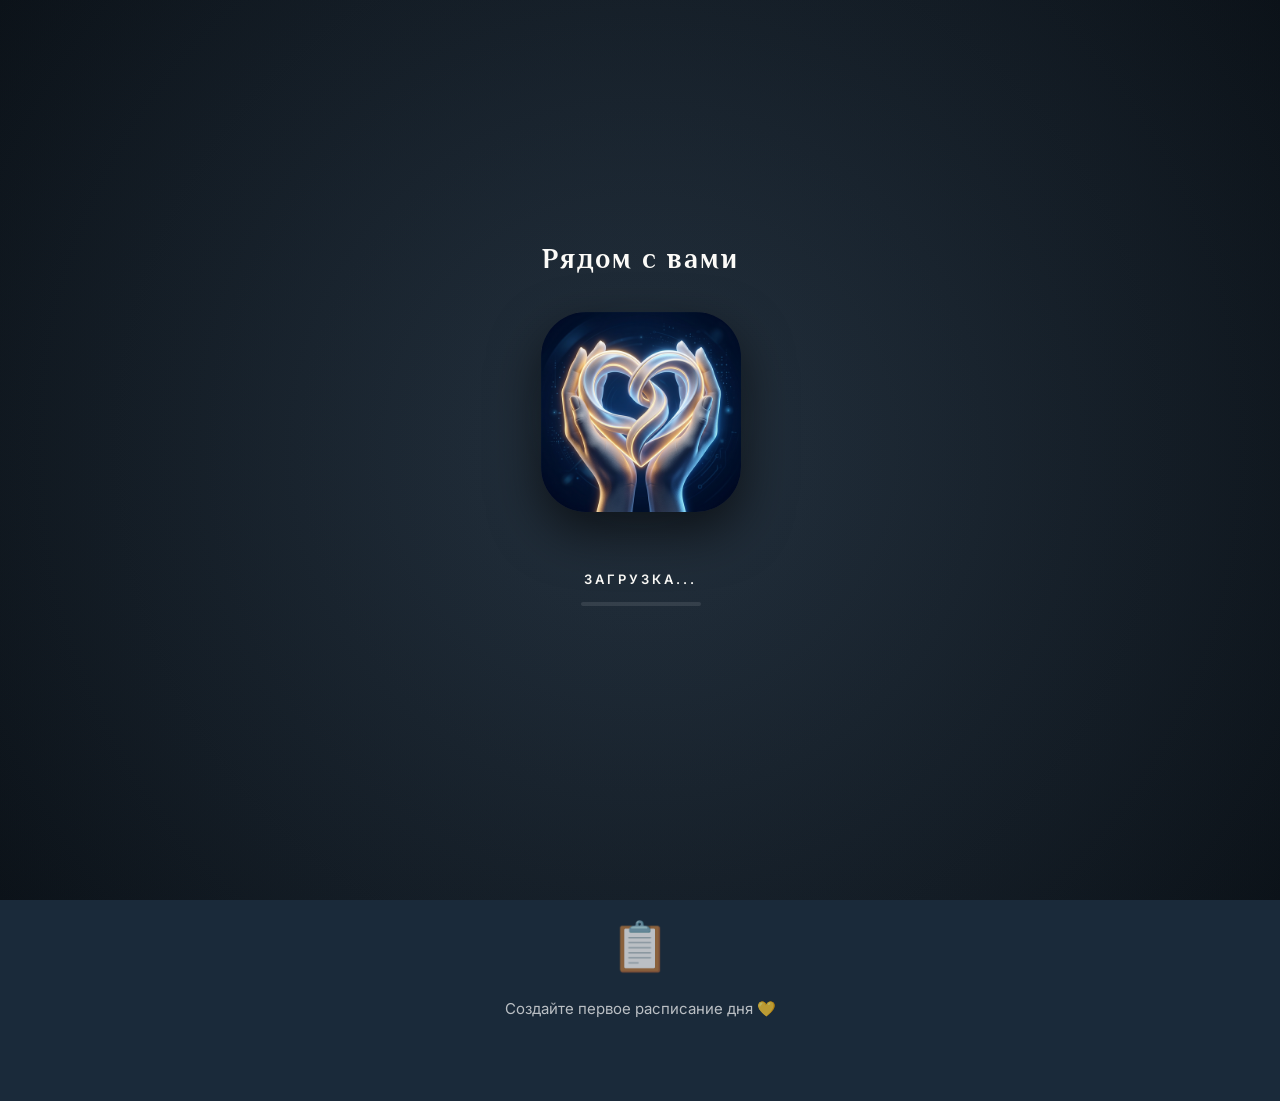
<file: timer.html>
﻿<!DOCTYPE html>
<html lang="ru">
<head>
    <meta charset="UTF-8">
    <meta name="viewport" content="width=device-width, initial-scale=1.0, viewport-fit=cover">
    <title>Таймер дня — Рядом с вами</title>
    <meta name="description" content="Визуальный таймер и расписание дня для детей с особенностями развития. Бесплатный инструмент для родителей.">
    <link rel="manifest" href="manifest.json">
    <link rel="canonical" href="https://ryadom-svami.ru/timer.html">
    <link rel="icon" href="img/logo.png" type="image/png">
    <meta property="og:title" content="Таймер дня — Рядом с вами">
    <meta property="og:description" content="Визуальный таймер и расписание дня для детей с особенностями развития.">
    <meta property="og:url" content="https://ryadom-svami.ru/timer.html">
    <meta property="og:image" content="https://ryadom-svami.ru/img/logo.png">
    <link rel="preload" href="style.css?v=7" as="style">
    <link rel="preconnect" href="https://fonts.googleapis.com">
    <link rel="preconnect" href="https://fonts.gstatic.com" crossorigin>
    <link rel="stylesheet" href="style.css?v=7">
    <link href="https://fonts.googleapis.com/css2?family=Inter:wght@400;500;600;700&family=Philosopher:ital,wght@0,400;0,700;1,400&display=swap" rel="stylesheet">
    <script type="text/javascript">
        (function(m,e,t,r,i,k,a){m[i]=m[i]||function(){(m[i].a=m[i].a||[]).push(arguments)};
        m[i].l=1*new Date();
        for(var j=0;j<document.scripts.length;j++){if(document.scripts[j].src===r){return;}}
        k=e.createElement(t),a=e.getElementsByTagName(t)[0],k.async=1,k.src=r,a.parentNode.insertBefore(k,a)})
        (window,document,"script","https://mc.yandex.ru/metrika/tag.js","ym");
        ym(108678187, "init", { clickmap:true, trackLinks:true, accurateTrackBounce:true, webvisor:true });
    </script>
    <noscript><div><img src="https://mc.yandex.ru/watch/108678187" style="position:absolute; left:-9999px;" alt="" /></div></noscript>
    <style>
        .timer-page { padding: 10px 0 40px; min-height: 100vh; }
        .timer-header { text-align: center; margin-bottom: 28px; }
        .timer-header h1 { font-family:'Philosopher',sans-serif; font-size:28px; color:var(--heading-color); margin-bottom:6px; }
        .timer-header p { color:var(--text-muted); font-size:14px; }

        /* CIRCULAR TIMER */
        .timer-circle-wrap { display:flex; justify-content:center; margin-bottom:24px; }
        .timer-circle { position:relative; width:240px; height:240px; }
        .timer-circle svg { width:100%; height:100%; transform:rotate(-90deg); }
        .timer-track { fill:none; stroke:rgba(208,174,139,0.12); stroke-width:10; }
        .timer-progress { fill:none; stroke:#618296; stroke-width:10; stroke-linecap:round;
            transition: stroke-dashoffset 1s linear, stroke 0.5s ease; }
        .timer-progress.warning { stroke:#d4a054; }
        .timer-progress.danger { stroke:#c0392b; }
        .timer-center { position:absolute; inset:0; display:flex; flex-direction:column;
            align-items:center; justify-content:center; }
        .timer-digits { font-family:'Inter',sans-serif; font-size:52px; font-weight:700;
            color:var(--text-main); letter-spacing:-2px; line-height:1; }
        .timer-label { font-size:13px; color:var(--text-muted); margin-top:6px; }

        /* PRESET BUTTONS */
        .timer-presets { display:flex; flex-wrap:wrap; gap:8px; justify-content:center; margin-bottom:20px; }
        .preset-btn { border:1.5px solid rgba(208,174,139,0.25); background:rgba(208,174,139,0.06);
            border-radius:14px; padding:10px 18px; font-size:15px; font-weight:600;
            color:var(--text-main); cursor:pointer; font-family:'Inter',sans-serif;
            transition:all 0.2s; -webkit-tap-highlight-color:transparent; }
        .preset-btn:hover, .preset-btn:active { background:rgba(208,174,139,0.15); border-color:rgba(208,174,139,0.5); }
        .preset-btn.active { background:linear-gradient(135deg,#618296,#4d6f82); color:#fff; border-color:transparent; }

        /* CONTROLS */
        .timer-controls { display:flex; gap:10px; justify-content:center; margin-bottom:28px; }
        .timer-ctrl-btn { border:none; border-radius:16px; padding:14px 28px; font-size:16px;
            font-weight:600; cursor:pointer; font-family:'Inter',sans-serif; transition:all 0.25s; }
        .btn-start { background:linear-gradient(135deg,#618296,#4d6f82); color:#fff; }
        .btn-start:hover { filter:brightness(1.1); }
        .btn-pause { background:rgba(208,174,139,0.15); color:var(--text-main); border:1.5px solid rgba(208,174,139,0.3); }
        .btn-reset { background:rgba(239,68,68,0.1); color:#ef4444; border:1.5px solid rgba(239,68,68,0.2); }

        /* SOUND TOGGLE */
        .sound-toggle { display:flex; align-items:center; justify-content:center; gap:10px;
            margin-bottom:32px; font-size:14px; color:var(--text-muted); }
        .sound-toggle button { background:rgba(208,174,139,0.1); border:1.5px solid rgba(208,174,139,0.2);
            border-radius:12px; padding:8px 16px; font-size:14px; cursor:pointer;
            color:var(--text-main); font-family:'Inter',sans-serif; transition:all 0.2s; }
        .sound-toggle button.active { background:linear-gradient(135deg,rgba(97,130,150,0.2),rgba(97,130,150,0.1));
            border-color:rgba(97,130,150,0.4); }

        /* DIVIDER */
        .section-divider { height:1px; background:linear-gradient(90deg,transparent,rgba(208,174,139,0.3),transparent);
            margin:8px 0 28px; }

        /* SCHEDULE */
        .schedule-header { display:flex; justify-content:space-between; align-items:center; margin-bottom:16px; }
        .schedule-header h2 { font-family:'Philosopher',sans-serif; font-size:22px; color:var(--heading-color); }
        .add-task-btn { background:linear-gradient(135deg,#618296,#4d6f82); color:#fff; border:none;
            border-radius:14px; padding:10px 18px; font-size:14px; font-weight:600; cursor:pointer;
            font-family:'Inter',sans-serif; transition:all 0.2s; display:flex; align-items:center; gap:6px; }

        /* PROGRESS BAR */
        .progress-wrap { margin-bottom:20px; }
        .progress-text { font-size:14px; color:var(--text-muted); margin-bottom:8px; display:flex; justify-content:space-between; }
        .progress-bar { height:8px; background:rgba(208,174,139,0.12); border-radius:8px; overflow:hidden; }
        .progress-fill { height:100%; background:linear-gradient(90deg,#618296,#d0ae8b); border-radius:8px;
            transition:width 0.5s cubic-bezier(0.34,1.56,0.64,1); }

        /* TASK CARDS */
        .task-list { display:flex; flex-direction:column; gap:10px; min-height:60px; }
        .task-card { display:flex; align-items:center; gap:14px; padding:14px 16px;
            background:var(--card-bg); border:1.5px solid var(--card-border);
            border-radius:18px; transition:all 0.25s; cursor:grab;
            -webkit-tap-highlight-color:transparent; }
        .task-card:active { cursor:grabbing; }
        .task-card.completed { opacity:0.5; }
        .task-card.completed .task-name { text-decoration:line-through; }
        .task-card.dragging { opacity:0.4; transform:scale(0.96); }
        .task-emoji { font-size:28px; flex-shrink:0; width:44px; height:44px; display:flex;
            align-items:center; justify-content:center; background:rgba(208,174,139,0.1);
            border-radius:14px; }
        .task-info { flex:1; min-width:0; }
        .task-name { font-size:16px; font-weight:600; color:var(--text-main); }
        .task-actions { display:flex; gap:6px; flex-shrink:0; }
        .task-action-btn { width:38px; height:38px; border:none; border-radius:12px; font-size:18px;
            cursor:pointer; display:flex; align-items:center; justify-content:center; transition:all 0.2s;
            background:rgba(208,174,139,0.08); }
        .task-action-btn:hover { background:rgba(208,174,139,0.18); }
        .task-action-btn.done-btn { background:rgba(97,130,150,0.12); }
        .task-action-btn.del-btn { background:rgba(239,68,68,0.08); }
        .task-action-btn.del-btn:hover { background:rgba(239,68,68,0.2); }

        /* EMPTY STATE */
        .empty-state { text-align:center; padding:40px 20px; color:var(--text-muted); }
        .empty-state .empty-icon { font-size:48px; margin-bottom:12px; }
        .empty-state p { font-size:15px; }

        /* TEMPLATE BUTTONS */
        .template-btns { display:flex; flex-wrap:wrap; gap:8px; margin-top:20px; justify-content:center; }
        .tpl-btn { border:1.5px solid rgba(208,174,139,0.2); background:rgba(208,174,139,0.06);
            border-radius:12px; padding:8px 14px; font-size:13px; font-weight:500;
            color:var(--text-muted); cursor:pointer; font-family:'Inter',sans-serif; transition:all 0.2s; }
        .tpl-btn:hover { background:rgba(208,174,139,0.15); color:var(--text-main); }

        /* ADD TASK MODAL */
        .modal-overlay { display:none; position:fixed; inset:0; z-index:9999;
            background:rgba(0,0,0,0.5); backdrop-filter:blur(6px);
            align-items:center; justify-content:center; }
        .modal-overlay.visible { display:flex; }
        .modal-box { background:var(--card-bg,#1a2535); backdrop-filter:blur(20px);
            border:1px solid rgba(208,174,139,0.2); border-radius:24px;
            padding:28px 24px; max-width:340px; width:92%; }
        .modal-box h3 { font-family:'Philosopher',sans-serif; font-size:20px;
            color:var(--text-main); margin-bottom:18px; text-align:center; }
        .modal-input { width:100%; padding:14px 16px; border:1.5px solid rgba(208,174,139,0.25);
            background:rgba(255,255,255,0.04); border-radius:14px; font-size:16px;
            color:var(--text-main); font-family:'Inter',sans-serif; outline:none;
            margin-bottom:14px; transition:border 0.2s; }
        .modal-input:focus { border-color:rgba(97,130,150,0.5); }
        .emoji-picker { display:flex; flex-wrap:wrap; gap:8px; margin-bottom:18px; justify-content:center; }
        .emoji-pick { width:44px; height:44px; border:1.5px solid transparent; border-radius:12px;
            font-size:24px; cursor:pointer; display:flex; align-items:center; justify-content:center;
            background:rgba(208,174,139,0.06); transition:all 0.2s; }
        .emoji-pick:hover { background:rgba(208,174,139,0.15); }
        .emoji-pick.selected { border-color:#618296; background:rgba(97,130,150,0.15); }
        .modal-actions { display:flex; gap:10px; }
        .modal-actions button { flex:1; padding:14px; border-radius:14px; font-size:15px;
            font-weight:600; cursor:pointer; font-family:'Inter',sans-serif; transition:all 0.2s; }
        .modal-cancel { background:transparent; border:1.5px solid rgba(208,174,139,0.3); color:var(--text-main); }
        .modal-save { background:linear-gradient(135deg,#618296,#4d6f82); border:none; color:#fff; }

        /* TIMER DONE OVERLAY */
        .timer-done-overlay { display:none; position:fixed; inset:0; z-index:9998;
            background:rgba(0,0,0,0.6); backdrop-filter:blur(8px);
            align-items:center; justify-content:center; }
        .timer-done-overlay.visible { display:flex; }
        .timer-done-box { text-align:center; padding:40px 30px; background:var(--card-bg,#1a2535);
            border:1px solid rgba(208,174,139,0.2); border-radius:28px; max-width:300px; width:90%; }
        .timer-done-box .done-icon { font-size:64px; margin-bottom:16px; }
        .timer-done-box h3 { font-family:'Philosopher',sans-serif; font-size:24px;
            color:var(--text-main); margin-bottom:8px; }
        .timer-done-box p { color:var(--text-muted); font-size:15px; margin-bottom:24px; }
        .timer-done-box button { background:linear-gradient(135deg,#618296,#4d6f82); color:#fff;
            border:none; border-radius:16px; padding:14px 32px; font-size:16px; font-weight:600;
            cursor:pointer; font-family:'Inter',sans-serif; }

        @keyframes fadeInUp { from { opacity:0; transform:translateY(15px); } to { opacity:1; transform:translateY(0); } }
        @media(max-width:480px) {
            .timer-digits { font-size:44px; }
            .timer-circle { width:200px; height:200px; }
            .preset-btn { padding:8px 14px; font-size:14px; }
        }
    </style>
    <link rel="apple-touch-icon" href="img/app_icon_192.png">
    <!-- OneSignal Push Notifications -->
    <script src="https://cdn.onesignal.com/sdks/web/v16/OneSignalSDK.page.js" defer></script>
    <script>
        window.OneSignalDeferred = window.OneSignalDeferred || [];
        OneSignalDeferred.push(async function(OneSignal) {
            await OneSignal.init({
                appId: "0009d238-be4d-4813-87bb-7026221769ed",
                notifyButton: { enable: false },
                promptOptions: {
                    slidedown: { enabled: false, autoPrompt: false }
                }
            });
        });
    </script></head>
<body data-theme="dark">
    <!-- SPLASH SCREEN -->
    <div id="splash-screen" class="splash-screen">
        <div class="splash-bg-decor"></div>
        <div class="splash-content">
            <h2 class="splash-title">Рядом с вами</h2>
            <div class="splash-logo-container">
                <img src="img/app_icon_512.png" alt="Рядом с вами" class="splash-logo">
                <div class="splash-glow"></div>
            </div>
            <div class="splash-loader-wrapper">
                <span class="splash-loading-text">Загрузка...</span>
                <div class="splash-loader"></div>
            </div>
            <p class="splash-text" id="splash-text"></p>
        </div>
    </div>
    <script>
        document.addEventListener("DOMContentLoaded", () => {
            const splash = document.getElementById('splash-screen');
            if (splash) {
                if (!sessionStorage.getItem('splashShown')) {
                    const phrases = ["Вы — лучший родитель для своего ребёнка...","Вы не одни. Мы рядом с вами...","Каждая маленькая победа имеет значение..."];
                    document.getElementById('splash-text').textContent = phrases[Math.floor(Math.random() * phrases.length)];
                    setTimeout(() => { splash.classList.add('hidden'); sessionStorage.setItem('splashShown', 'true'); }, 3500);
                } else { splash.style.display = 'none'; }
            }
        });
    </script>

    <header class="header">
        <div class="container header-inner">
            <a href="index.html" class="logo"><img src="img/logo.webp" alt="Рядом с вами" height="40"></a>
            <nav class="nav">
                <div class="nav-dropdown" id="navDropdown">
                    <button class="nav-dropdown-btn" id="navDropdownBtn" aria-expanded="false">
                        <svg width="15" height="15" viewBox="0 0 24 24" fill="none" stroke="currentColor" stroke-width="2" stroke-linecap="round" stroke-linejoin="round"><rect x="3" y="3" width="7" height="7"></rect><rect x="14" y="3" width="7" height="7"></rect><rect x="3" y="14" width="7" height="7"></rect><rect x="14" y="14" width="7" height="7"></rect></svg>
                        <span class="nav-dropdown-label">Инструменты</span>
                        <svg class="nav-dropdown-chevron" width="14" height="14" viewBox="0 0 24 24" fill="none" stroke="currentColor" stroke-width="2.5" stroke-linecap="round" stroke-linejoin="round"><polyline points="6 9 12 15 18 9"></polyline></svg>
                    </button>
                    <div class="nav-dropdown-overlay" id="navDropdownOverlay"></div>
                    <div class="nav-dropdown-content" id="navDropdownContent">
                        <div class="nav-dropdown-handle"></div>
                        <a href="test.html" class="nav-dropdown-item"><span class="nav-dropdown-icon">🧩</span><div class="nav-dropdown-text"><span class="nav-dropdown-title">Тест M-CHAT-R</span><span class="nav-dropdown-sub">Скрининг развития ребёнка</span></div></a>
                        <a href="diary.html" class="nav-dropdown-item"><span class="nav-dropdown-icon">📖</span><div class="nav-dropdown-text"><span class="nav-dropdown-title">Дневник побед</span><span class="nav-dropdown-sub">Учёт маленьких достижений</span></div></a>
                        <a href="stories.html" class="nav-dropdown-item"><span class="nav-dropdown-icon">📖</span><div class="nav-dropdown-text"><span class="nav-dropdown-title">Социальные истории</span><span class="nav-dropdown-sub">Подготовка к новым ситуациям</span></div></a>
                    </div>
                </div>
                <button id="installAppBtn" class="btn-primary header-btn" style="display: none; align-items: center; gap: 5px; padding: 6px 12px;">
                    <svg width="14" height="14" viewBox="0 0 24 24" fill="none" stroke="currentColor" stroke-width="2"><path d="M21 15v4a2 2 0 0 1-2 2H5a2 2 0 0 1-2-2v-4"></path><polyline points="7 10 12 15 17 10"></polyline><line x1="12" y1="15" x2="12" y2="3"></line></svg>
                    <span class="install-label">Скачать</span>
                </button>
                <button class="theme-toggle" id="themeToggle" title="Переключить тему" aria-label="Переключить тему">☀️</button>
            </nav>
            <script>
            (function() {
                const btn = document.getElementById('navDropdownBtn');
                const content = document.getElementById('navDropdownContent');
                const overlay = document.getElementById('navDropdownOverlay');
                if (!btn || !content) return;
                document.body.appendChild(overlay);
                document.body.appendChild(content);
                function open() {
                    if (window.innerWidth > 768) { const r = btn.getBoundingClientRect(); content.style.top = (r.bottom + 10) + 'px'; content.style.right = (window.innerWidth - r.right) + 'px'; content.style.bottom = 'auto'; }
                    else { content.style.top = ''; content.style.right = ''; content.style.bottom = '0'; document.body.style.overflow = 'hidden'; }
                    content.classList.add('show'); overlay.classList.add('show'); btn.classList.add('active'); btn.setAttribute('aria-expanded', 'true');
                }
                function close() { content.classList.remove('show'); overlay.classList.remove('show'); btn.classList.remove('active'); btn.setAttribute('aria-expanded', 'false'); document.body.style.overflow = ''; }
                btn.addEventListener('click', (e) => { e.stopPropagation(); content.classList.contains('show') ? close() : open(); });
                overlay.addEventListener('click', close);
                document.addEventListener('click', (e) => { if (!btn.contains(e.target) && !content.contains(e.target)) close(); });
                document.addEventListener('keydown', (e) => { if (e.key === 'Escape') close(); });
            })();
            </script>
        </div>
    </header>

    <section class="timer-page">
        <div class="container">
            <div class="timer-header" style="animation:fadeInUp 0.6s ease both;">
                <h1>⏱️ Таймер дня</h1>
                <p>Визуальный таймер и расписание задач</p>
            </div>

            <!-- CIRCULAR TIMER -->
            <div class="timer-circle-wrap">
                <div class="timer-circle">
                    <svg viewBox="0 0 200 200">
                        <circle class="timer-track" cx="100" cy="100" r="88"></circle>
                        <circle class="timer-progress" id="timerProgress" cx="100" cy="100" r="88"
                            stroke-dasharray="553" stroke-dashoffset="0"></circle>
                    </svg>
                    <div class="timer-center">
                        <div class="timer-digits" id="timerDigits">00:00</div>
                        <div class="timer-label" id="timerLabel">Выберите время</div>
                    </div>
                </div>
            </div>

            <!-- PRESETS -->
            <div class="timer-presets" id="timerPresets">
                <button class="preset-btn" data-min="1">1 мин</button>
                <button class="preset-btn" data-min="3">3 мин</button>
                <button class="preset-btn" data-min="5">5 мин</button>
                <button class="preset-btn" data-min="10">10 мин</button>
                <button class="preset-btn" data-min="15">15 мин</button>
                <button class="preset-btn" data-min="20">20 мин</button>
                <button class="preset-btn" data-min="30">30 мин</button>
                <button class="preset-btn" data-min="45">45 мин</button>
                <button class="preset-btn" data-min="60">60 мин</button>
            </div>

            <!-- CONTROLS -->
            <div class="timer-controls">
                <button class="timer-ctrl-btn btn-start" id="btnStart">▶ Старт</button>
                <button class="timer-ctrl-btn btn-pause" id="btnPause" style="display:none;">⏸ Пауза</button>
                <button class="timer-ctrl-btn btn-reset" id="btnReset">↺ Сброс</button>
            </div>

            <!-- SOUND -->
            <div class="sound-toggle">
                <button id="soundOn" class="active">🔔 Со звуком</button>
                <button id="soundOff">🔇 Без звука</button>
            </div>

            <div class="section-divider"></div>

            <!-- SCHEDULE -->
            <div class="schedule-header">
                <h2>📋 Расписание дня</h2>
                <button class="add-task-btn" id="addTaskBtn">＋ Добавить</button>
            </div>

            <!-- PROGRESS -->
            <div class="progress-wrap">
                <div class="progress-text"><span id="progressLabel">Выполнено 0 из 0</span><span id="progressPct">0%</span></div>
                <div class="progress-bar"><div class="progress-fill" id="progressFill" style="width:0%"></div></div>
            </div>

            <!-- TEMPLATE BUTTONS -->
            <div class="template-btns" id="templateBtns">
                <button class="tpl-btn" data-tpl="weekday">📅 Будний день</button>
                <button class="tpl-btn" data-tpl="weekend">🌈 Выходной</button>
                <button class="tpl-btn" data-tpl="therapy">🏥 Терапия</button>
                <button class="tpl-btn" data-tpl="trip">🚗 Поездка</button>
                <button class="tpl-btn" data-tpl="yesterday">🔄 Повторить вчера</button>
            </div>

            <!-- TASK LIST -->
            <div class="task-list" id="taskList"></div>
        </div>
    </section>

    <!-- ADD TASK MODAL -->
    <div class="modal-overlay" id="addTaskModal">
        <div class="modal-box">
            <h3>Новая задача</h3>
            <input class="modal-input" id="taskNameInput" placeholder="Название задачи..." maxlength="40" autocomplete="off">
            <div class="emoji-picker" id="emojiPicker"></div>
            <div class="modal-actions">
                <button class="modal-cancel" id="modalCancel">Отмена</button>
                <button class="modal-save" id="modalSave">Добавить</button>
            </div>
        </div>
    </div>

    <!-- TIMER DONE -->
    <div class="timer-done-overlay" id="timerDone">
        <div class="timer-done-box">
            <div class="done-icon">🎉</div>
            <h3>Время вышло!</h3>
            <p>Отличная работа!</p>
            <button id="timerDoneClose">Хорошо</button>
        </div>
    </div>

    <script>
    (function() {
        // ========== TIMER ==========
        const CIRCUMFERENCE = 2 * Math.PI * 88; // ~553
        const progress = document.getElementById('timerProgress');
        const digits = document.getElementById('timerDigits');
        const label = document.getElementById('timerLabel');
        const btnStart = document.getElementById('btnStart');
        const btnPause = document.getElementById('btnPause');
        const btnReset = document.getElementById('btnReset');

        let totalSeconds = 0, remainingSeconds = 0, timerInterval = null, isRunning = false;
        let soundEnabled = true;

        // Presets
        document.getElementById('timerPresets').addEventListener('click', function(e) {
            const btn = e.target.closest('.preset-btn');
            if (!btn || isRunning) return;
            document.querySelectorAll('.preset-btn').forEach(b => b.classList.remove('active'));
            btn.classList.add('active');
            totalSeconds = parseInt(btn.dataset.min) * 60;
            remainingSeconds = totalSeconds;
            updateDisplay();
            label.textContent = 'Готов к запуску';
        });

        function updateDisplay() {
            const m = Math.floor(remainingSeconds / 60);
            const s = remainingSeconds % 60;
            digits.textContent = String(m).padStart(2,'0') + ':' + String(s).padStart(2,'0');
            const pct = totalSeconds > 0 ? (totalSeconds - remainingSeconds) / totalSeconds : 0;
            progress.setAttribute('stroke-dashoffset', String(CIRCUMFERENCE * pct));
            progress.classList.remove('warning','danger');
            if (totalSeconds > 0) {
                if (pct > 0.85) progress.classList.add('danger');
                else if (pct > 0.7) progress.classList.add('warning');
            }
        }

        btnStart.addEventListener('click', function() {
            if (totalSeconds === 0) return;
            if (!isRunning) startTimer();
        });

        btnPause.addEventListener('click', function() {
            if (isRunning) pauseTimer();
        });

        btnReset.addEventListener('click', function() {
            clearInterval(timerInterval);
            isRunning = false;
            remainingSeconds = totalSeconds;
            updateDisplay();
            btnStart.style.display = '';
            btnPause.style.display = 'none';
            label.textContent = totalSeconds > 0 ? 'Готов к запуску' : 'Выберите время';
        });

        function startTimer() {
            isRunning = true;
            btnStart.style.display = 'none';
            btnPause.style.display = '';
            label.textContent = 'Идёт отсчёт...';
            timerInterval = setInterval(function() {
                remainingSeconds--;
                updateDisplay();
                if (remainingSeconds <= 0) {
                    clearInterval(timerInterval);
                    isRunning = false;
                    btnStart.style.display = '';
                    btnPause.style.display = 'none';
                    label.textContent = 'Завершено!';
                    timerDone();
                }
            }, 1000);
        }

        function pauseTimer() {
            clearInterval(timerInterval);
            isRunning = false;
            btnStart.style.display = '';
            btnPause.style.display = 'none';
            label.textContent = 'На паузе';
        }

        function timerDone() {
            if (soundEnabled) playSound();
            document.getElementById('timerDone').classList.add('visible');
        }

        document.getElementById('timerDoneClose').addEventListener('click', function() {
            document.getElementById('timerDone').classList.remove('visible');
        });

        function playSound() {
            try {
                const ctx = new (window.AudioContext || window.webkitAudioContext)();
                [0, 0.3, 0.6].forEach(function(t) {
                    const osc = ctx.createOscillator();
                    const gain = ctx.createGain();
                    osc.connect(gain); gain.connect(ctx.destination);
                    osc.frequency.value = 523;
                    osc.type = 'sine';
                    gain.gain.setValueAtTime(0.3, ctx.currentTime + t);
                    gain.gain.exponentialRampToValueAtTime(0.01, ctx.currentTime + t + 0.25);
                    osc.start(ctx.currentTime + t);
                    osc.stop(ctx.currentTime + t + 0.3);
                });
            } catch(e) {}
        }

        // Sound toggle
        var soundOnBtn = document.getElementById('soundOn');
        var soundOffBtn = document.getElementById('soundOff');
        soundOnBtn.addEventListener('click', function() { soundEnabled = true; soundOnBtn.classList.add('active'); soundOffBtn.classList.remove('active'); });
        soundOffBtn.addEventListener('click', function() { soundEnabled = false; soundOffBtn.classList.add('active'); soundOnBtn.classList.remove('active'); });

        // ========== SCHEDULE ==========
        const EMOJIS = ['🍽️','🚶','📚','😴','🛁','🧸','🚗','🏥','🎨','🎵','💊','👨‍👩‍👦','🏊','📺','🧹','✏️','🥛','🍎'];
        const TEMPLATES = {
            weekday: [{e:'🍽️',n:'Завтрак'},{e:'💊',n:'Лекарства'},{e:'📚',n:'Занятие'},{e:'🚶',n:'Прогулка'},{e:'🍽️',n:'Обед'},{e:'😴',n:'Дневной сон'},{e:'🧸',n:'Игра'},{e:'🛁',n:'Душ'},{e:'🍽️',n:'Ужин'},{e:'😴',n:'Сон'}],
            weekend: [{e:'😴',n:'Поспать подольше'},{e:'🍽️',n:'Завтрак'},{e:'🧸',n:'Игра'},{e:'🚶',n:'Прогулка'},{e:'🍽️',n:'Обед'},{e:'🎨',n:'Творчество'},{e:'📺',n:'Мультики'},{e:'🛁',n:'Ванна'},{e:'🍽️',n:'Ужин'},{e:'😴',n:'Сон'}],
            therapy: [{e:'🍽️',n:'Завтрак'},{e:'🚗',n:'Дорога'},{e:'🏥',n:'Терапия'},{e:'🚗',n:'Обратно'},{e:'🍽️',n:'Обед'},{e:'😴',n:'Отдых'},{e:'🧸',n:'Игра'},{e:'🍽️',n:'Ужин'},{e:'😴',n:'Сон'}],
            trip: [{e:'🍽️',n:'Завтрак'},{e:'🧹',n:'Собраться'},{e:'🚗',n:'Поездка'},{e:'🍽️',n:'Обед в дороге'},{e:'🚗',n:'Обратно'},{e:'🛁',n:'Помыться'},{e:'🍽️',n:'Ужин'},{e:'😴',n:'Сон'}]
        };

        let tasks = JSON.parse(localStorage.getItem('dailyScheduleData') || '[]');
        let selectedEmoji = '🍽️';
        let editingIdx = -1;
        let dragSrcIdx = null;

        function saveTasks() {
            localStorage.setItem('dailyScheduleData', JSON.stringify(tasks));
            // Save copy for "yesterday"
            localStorage.setItem('dailyScheduleYesterday', JSON.stringify(tasks));
        }

        function renderTasks() {
            var list = document.getElementById('taskList');
            if (tasks.length === 0) {
                list.innerHTML = '<div class="empty-state"><div class="empty-icon">📋</div><p>Создайте первое расписание дня 💛</p></div>';
                document.getElementById('templateBtns').style.display = 'flex';
            } else {
                document.getElementById('templateBtns').style.display = 'none';
                list.innerHTML = '';
                tasks.forEach(function(t, i) {
                    var card = document.createElement('div');
                    card.className = 'task-card' + (t.done ? ' completed' : '');
                    card.draggable = true;
                    card.dataset.idx = i;
                    card.innerHTML = '<div class="task-emoji">' + t.e + '</div>' +
                        '<div class="task-info"><div class="task-name">' + escHtml(t.n) + '</div></div>' +
                        '<div class="task-actions">' +
                        '<button class="task-action-btn done-btn" title="Выполнено" data-act="done">' + (t.done ? '↩️' : '✅') + '</button>' +
                        '<button class="task-action-btn" title="Редактировать" data-act="edit">✏️</button>' +
                        '<button class="task-action-btn del-btn" title="Удалить" data-act="del">🗑️</button>' +
                        '</div>';
                    // Drag events
                    card.addEventListener('dragstart', function(ev) { dragSrcIdx = i; card.classList.add('dragging'); ev.dataTransfer.effectAllowed = 'move'; });
                    card.addEventListener('dragend', function() { card.classList.remove('dragging'); dragSrcIdx = null; });
                    card.addEventListener('dragover', function(ev) { ev.preventDefault(); ev.dataTransfer.dropEffect = 'move'; });
                    card.addEventListener('drop', function(ev) {
                        ev.preventDefault();
                        if (dragSrcIdx !== null && dragSrcIdx !== i) {
                            var item = tasks.splice(dragSrcIdx, 1)[0];
                            tasks.splice(i, 0, item);
                            saveTasks(); renderTasks();
                        }
                    });
                    // Touch reorder
                    var touchY = 0;
                    card.addEventListener('touchstart', function(ev) { touchY = ev.touches[0].clientY; }, {passive:true});
                    card.addEventListener('touchend', function(ev) {
                        var dy = ev.changedTouches[0].clientY - touchY;
                        if (Math.abs(dy) > 60) {
                            var dir = dy > 0 ? 1 : -1;
                            var newIdx = Math.max(0, Math.min(tasks.length-1, i + dir));
                            if (newIdx !== i) { var item = tasks.splice(i,1)[0]; tasks.splice(newIdx,0,item); saveTasks(); renderTasks(); }
                        }
                    }, {passive:true});
                    list.appendChild(card);
                });
            }
            updateProgress();
        }

        function updateProgress() {
            var total = tasks.length, done = tasks.filter(function(t){return t.done;}).length;
            document.getElementById('progressLabel').textContent = 'Выполнено ' + done + ' из ' + total;
            var pct = total > 0 ? Math.round(done/total*100) : 0;
            document.getElementById('progressPct').textContent = pct + '%';
            document.getElementById('progressFill').style.width = pct + '%';
        }

        // Task actions
        document.getElementById('taskList').addEventListener('click', function(e) {
            var btn = e.target.closest('[data-act]');
            if (!btn) return;
            var card = btn.closest('.task-card');
            var idx = parseInt(card.dataset.idx);
            var act = btn.dataset.act;
            if (act === 'done') { tasks[idx].done = !tasks[idx].done; saveTasks(); renderTasks(); }
            else if (act === 'del') { tasks.splice(idx, 1); saveTasks(); renderTasks(); }
            else if (act === 'edit') { openEditModal(idx); }
        });

        // Modal
        var modal = document.getElementById('addTaskModal');
        var nameInput = document.getElementById('taskNameInput');
        var emojiPicker = document.getElementById('emojiPicker');

        EMOJIS.forEach(function(em) {
            var btn = document.createElement('button');
            btn.type = 'button';
            btn.className = 'emoji-pick' + (em === selectedEmoji ? ' selected' : '');
            btn.textContent = em;
            btn.addEventListener('click', function() {
                document.querySelectorAll('.emoji-pick').forEach(function(b){b.classList.remove('selected');});
                btn.classList.add('selected');
                selectedEmoji = em;
            });
            emojiPicker.appendChild(btn);
        });

        document.getElementById('addTaskBtn').addEventListener('click', function() {
            editingIdx = -1;
            nameInput.value = '';
            selectedEmoji = '🍽️';
            document.querySelectorAll('.emoji-pick').forEach(function(b){ b.classList.toggle('selected', b.textContent === selectedEmoji); });
            modal.classList.add('visible');
            setTimeout(function(){ nameInput.focus(); }, 100);
        });

        function openEditModal(idx) {
            editingIdx = idx;
            nameInput.value = tasks[idx].n;
            selectedEmoji = tasks[idx].e;
            document.querySelectorAll('.emoji-pick').forEach(function(b){ b.classList.toggle('selected', b.textContent === selectedEmoji); });
            modal.classList.add('visible');
            setTimeout(function(){ nameInput.focus(); }, 100);
        }

        document.getElementById('modalCancel').addEventListener('click', function() { modal.classList.remove('visible'); });
        modal.addEventListener('click', function(e) { if (e.target === modal) modal.classList.remove('visible'); });

        document.getElementById('modalSave').addEventListener('click', function() {
            var name = nameInput.value.trim();
            if (!name) { nameInput.style.borderColor = '#ef4444'; return; }
            if (editingIdx >= 0) { tasks[editingIdx].n = name; tasks[editingIdx].e = selectedEmoji; }
            else { tasks.push({e: selectedEmoji, n: name, done: false}); }
            saveTasks(); renderTasks();
            modal.classList.remove('visible');
        });

        nameInput.addEventListener('input', function() { nameInput.style.borderColor = ''; });
        nameInput.addEventListener('keydown', function(e) { if (e.key === 'Enter') document.getElementById('modalSave').click(); });

        // Templates
        document.getElementById('templateBtns').addEventListener('click', function(e) {
            var btn = e.target.closest('.tpl-btn');
            if (!btn) return;
            var tpl = btn.dataset.tpl;
            if (tpl === 'yesterday') {
                var y = JSON.parse(localStorage.getItem('dailyScheduleYesterday') || '[]');
                if (y.length > 0) { tasks = y.map(function(t){ return {e:t.e, n:t.n, done:false}; }); }
                else { return; }
            } else if (TEMPLATES[tpl]) {
                tasks = TEMPLATES[tpl].map(function(t){ return {e:t.e, n:t.n, done:false}; });
            }
            saveTasks(); renderTasks();
        });

        function escHtml(s) { var d = document.createElement('div'); d.textContent = s; return d.innerHTML; }

        renderTasks();
    })();
    </script>

    <!-- Theme toggle -->
    <script>
        const themeToggle = document.getElementById('themeToggle');
        const savedTheme = localStorage.getItem('theme') || 'dark';
        document.body.setAttribute('data-theme', savedTheme);
        themeToggle.textContent = savedTheme === 'dark' ? '☀️' : '🌙';
        themeToggle.addEventListener('click', () => {
            const current = document.body.getAttribute('data-theme');
            const next = current === 'dark' ? 'light' : 'dark';
            document.body.setAttribute('data-theme', next);
            localStorage.setItem('theme', next);
            themeToggle.textContent = next === 'dark' ? '☀️' : '🌙';
        });
    </script>
    <script>
        // PWA Install Logic
        let deferredPrompt;
        const installBtn = document.getElementById('installAppBtn');

        const isIos = () => {
            const userAgent = window.navigator.userAgent.toLowerCase();
            return /iphone|ipad|ipod/.test(userAgent);
        };
        const isInStandaloneMode = () => ('standalone' in window.navigator) && (window.navigator.standalone);

        if (installBtn && isIos() && !isInStandaloneMode()) {
            installBtn.style.display = 'inline-flex';
            installBtn.addEventListener('click', () => {
                alert('Чтобы установить приложение на iPhone:\n\n1. Нажмите кнопку "Поделиться" (квадрат со стрелочкой) внизу экрана браузера.\n2. Выберите "На экран Домой" (Add to Home Screen).');
            });
        } else {
            window.addEventListener('beforeinstallprompt', (e) => {
                e.preventDefault(); deferredPrompt = e;
                if (installBtn) installBtn.style.display = 'inline-flex';
            });
            if (installBtn) {
                installBtn.addEventListener('click', async () => {
                    if (deferredPrompt) {
                        deferredPrompt.prompt();
                        const { outcome } = await deferredPrompt.userChoice;
                        if (outcome === 'accepted') installBtn.style.display = 'none';
                        deferredPrompt = null;
                    }
                });
            }
        }
    </script>
    
</body>
</html>
</file>
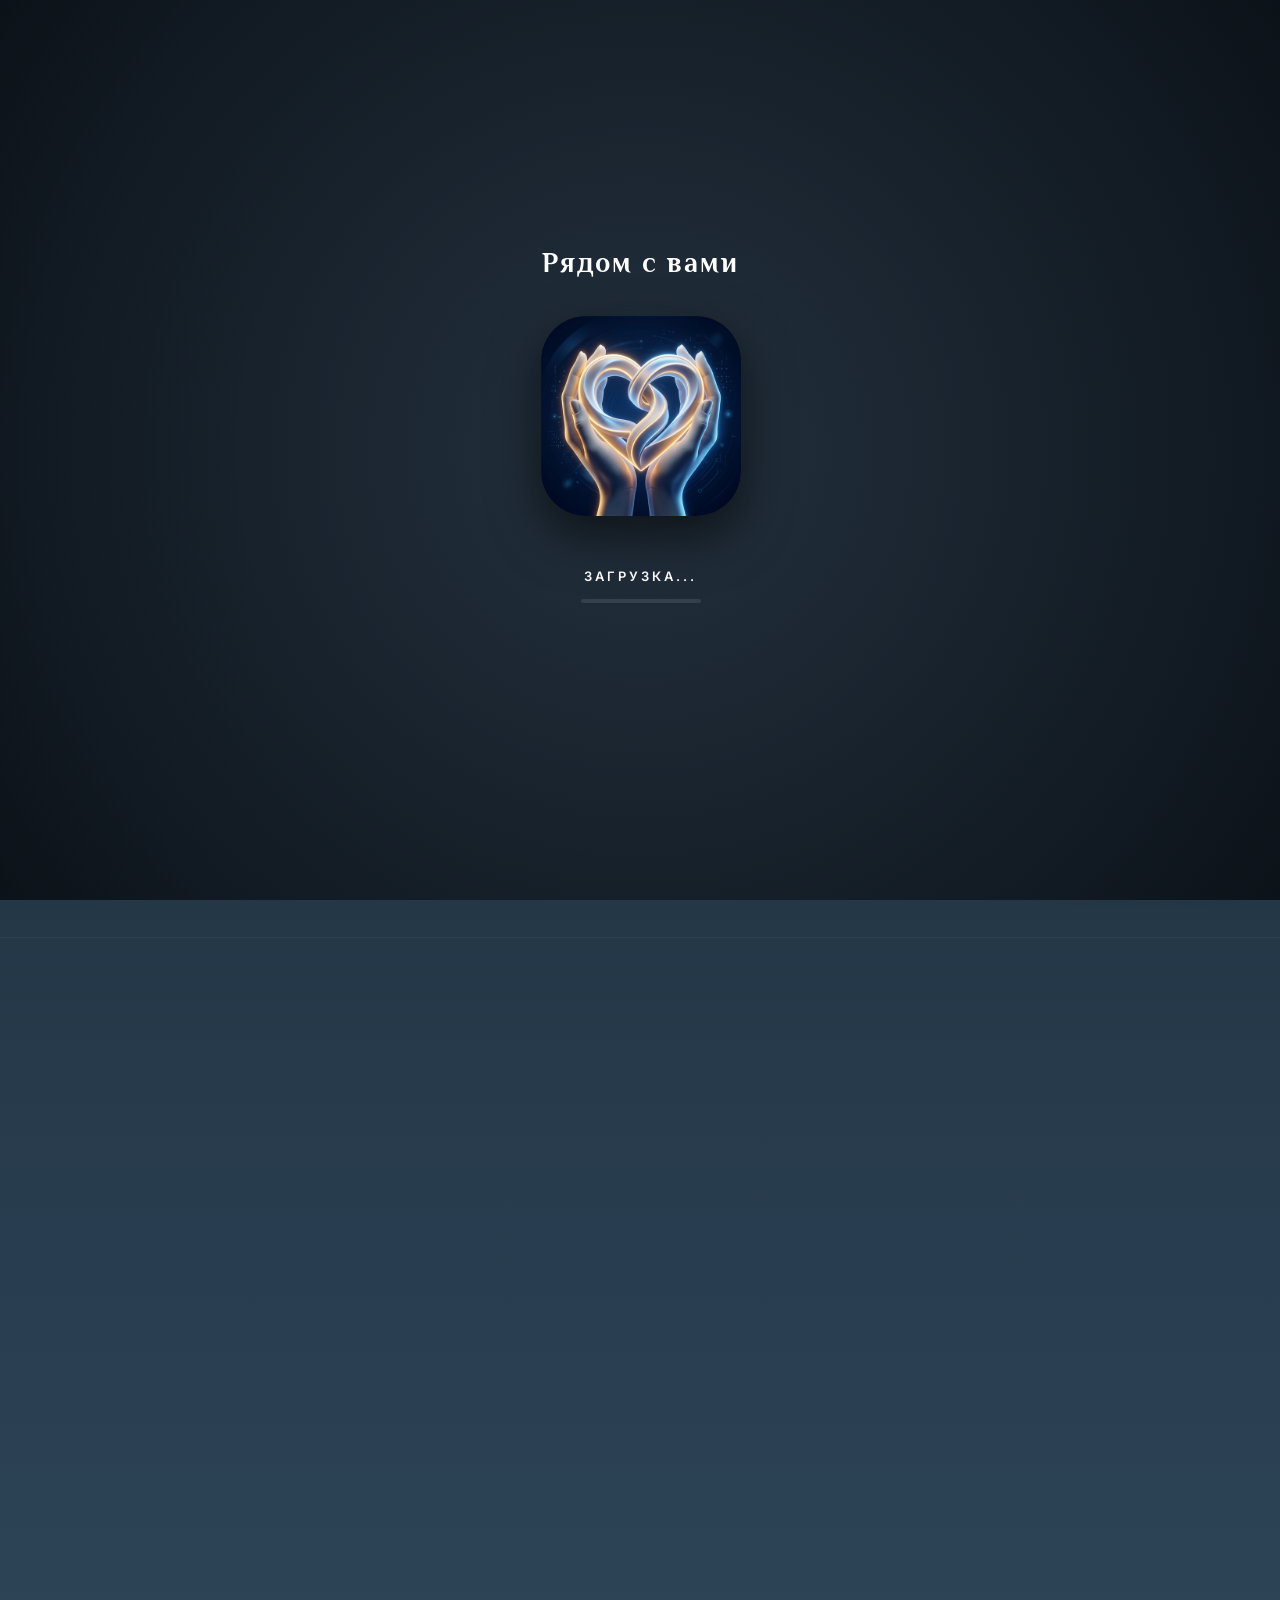
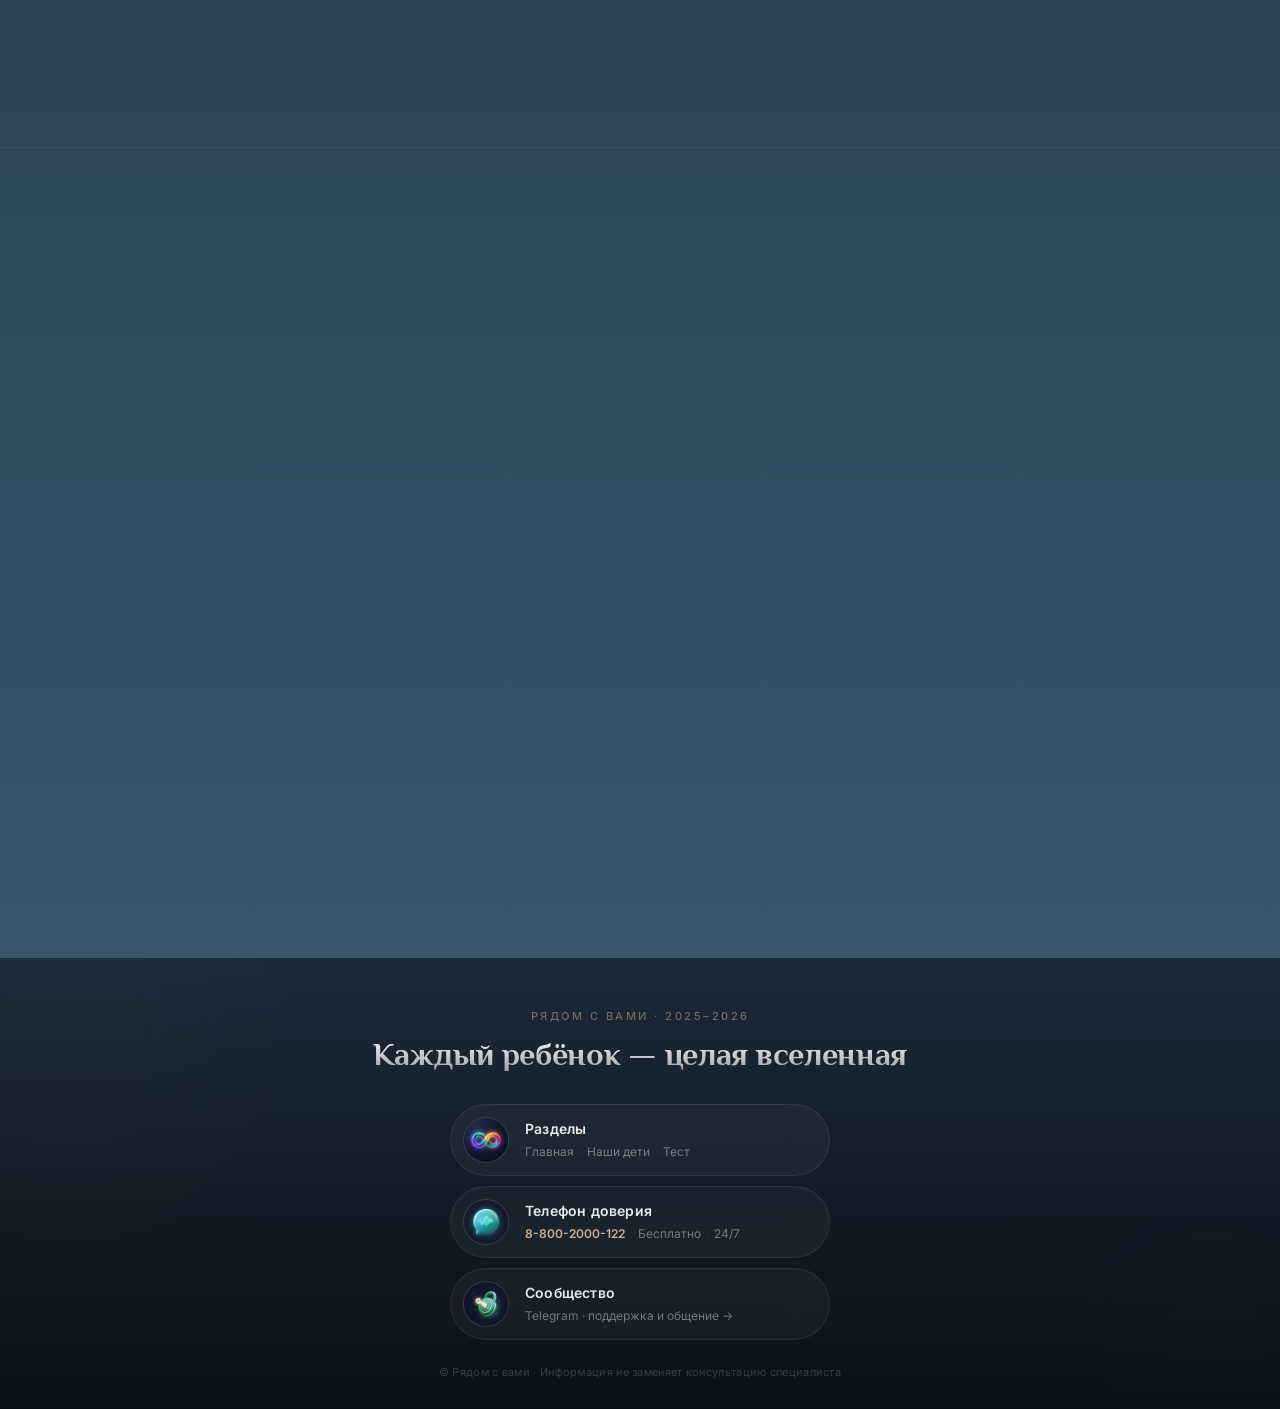
<file: uo.html>
﻿﻿<!DOCTYPE html>
<html lang="ru">
<head>
    <meta charset="UTF-8">
    <meta name="viewport" content="width=device-width, initial-scale=1.0, viewport-fit=cover">
    <title>УО — История и поддержка</title>
    <meta name="description" content="История о ребёнке с интеллектуальными особенностями: принятие, любовь и советы для родителей.">
    <link rel="manifest" href="manifest.json">
    <link rel="canonical" href="https://ryadom-svami.ru/uo.html">
    <link rel="icon" href="img/logo.png" type="image/png">
    <meta property="og:title" content="УО — История и поддержка">
    <meta property="og:description" content="История о ребёнке с интеллектуальными особенностями.">
    <meta property="og:url" content="https://ryadom-svami.ru/uo.html">
    <meta property="og:image" content="https://ryadom-svami.ru/img/icon_uo.png">
    <link rel="preload" href="style.css?v=7" as="style">
    <link rel="preconnect" href="https://fonts.googleapis.com">
    <link rel="preconnect" href="https://fonts.gstatic.com" crossorigin>
    <link rel="stylesheet" href="style.css?v=7">
    <link href="https://fonts.googleapis.com/css2?family=Inter:wght@400;500;600;700&family=Philosopher:ital,wght@0,400;0,700;1,400&display=swap" rel="stylesheet">
    <!-- Yandex.Metrika counter -->
    <script type="text/javascript">
        (function(m,e,t,r,i,k,a){m[i]=m[i]||function(){(m[i].a=m[i].a||[]).push(arguments)};
        m[i].l=1*new Date();
        for(var j=0;j<document.scripts.length;j++){if(document.scripts[j].src===r){return;}}
        k=e.createElement(t),a=e.getElementsByTagName(t)[0],k.async=1,k.src=r,a.parentNode.insertBefore(k,a)})
        (window,document,"script","https://mc.yandex.ru/metrika/tag.js","ym");
        ym(108678187, "init", { clickmap:true, trackLinks:true, accurateTrackBounce:true, webvisor:true });
    </script>
    <noscript><div><img src="https://mc.yandex.ru/watch/108678187" style="position:absolute; left:-9999px;" alt="" /></div></noscript>
    <!-- /Yandex.Metrika counter -->
<link rel="apple-touch-icon" href="img/app_icon_192.png">
    <!-- OneSignal Push Notifications -->
    <script src="https://cdn.onesignal.com/sdks/web/v16/OneSignalSDK.page.js" defer></script>
    <script>
        window.OneSignalDeferred = window.OneSignalDeferred || [];
        OneSignalDeferred.push(async function(OneSignal) {
            await OneSignal.init({
                appId: "0009d238-be4d-4813-87bb-7026221769ed",
                notifyButton: { enable: false },
                promptOptions: {
                    slidedown: { enabled: false, autoPrompt: false }
                }
            });
        });
    </script></head>
<body class="story-page" data-theme="dark">
    <!-- SPLASH SCREEN ENHANCED -->
    <div id="splash-screen" class="splash-screen">
        <div class="splash-bg-decor"></div>
        <div class="splash-content">
            <h2 class="splash-title">Рядом с вами</h2>
            <div class="splash-logo-container">
                <img src="img/app_icon_512.png" alt="Рядом с вами" class="splash-logo">
                <div class="splash-glow"></div>
            </div>
            <div class="splash-loader-wrapper">
                <span class="splash-loading-text">Загрузка...</span>
                <div class="splash-loader"></div>
            </div>
            <p class="splash-text" id="splash-text"></p>
        </div>
    </div>
    <script>
        document.addEventListener("DOMContentLoaded", () => {
            const splash = document.getElementById('splash-screen');
            if (splash) {
                if (!sessionStorage.getItem('splashShown')) {
                    const phrases = [
                        "Вы — лучший родитель для своего ребёнка...",
                        "Вы не одни. Мы рядом с вами...",
                        "Делаем мир добрее, шаг за шагом...",
                        "Вдох глубокий... Вы со всем справитесь...",
                        "Каждая маленькая победа имеет значение..."
                    ];
                    document.getElementById('splash-text').textContent = phrases[Math.floor(Math.random() * phrases.length)];
                    setTimeout(() => {
                        splash.classList.add('hidden');
                        sessionStorage.setItem('splashShown', 'true');
                    }, 3500);
                } else {
                    splash.style.display = 'none';
                }
            }
        });
    </script>
    <header class="header">
        <div class="container header-inner">
            <a href="index.html" class="logo"><img src="img/logo.webp" alt="Рядом с вами" height="40"></a>
            <nav class="nav">
                <div class="nav-dropdown" id="navDropdown">
                    <button class="nav-dropdown-btn" id="navDropdownBtn" aria-expanded="false">
                        <svg width="15" height="15" viewBox="0 0 24 24" fill="none" stroke="currentColor" stroke-width="2" stroke-linecap="round" stroke-linejoin="round"><rect x="3" y="3" width="7" height="7"></rect><rect x="14" y="3" width="7" height="7"></rect><rect x="3" y="14" width="7" height="7"></rect><rect x="14" y="14" width="7" height="7"></rect></svg>
                        <span class="nav-dropdown-label">Инструменты</span>
                        <svg class="nav-dropdown-chevron" width="14" height="14" viewBox="0 0 24 24" fill="none" stroke="currentColor" stroke-width="2.5" stroke-linecap="round" stroke-linejoin="round"><polyline points="6 9 12 15 18 9"></polyline></svg>
                    </button>
                    <div class="nav-dropdown-overlay" id="navDropdownOverlay"></div>
                    <div class="nav-dropdown-content" id="navDropdownContent">
                        <div class="nav-dropdown-handle"></div>
                        <a href="test.html" class="nav-dropdown-item">
                            <span class="nav-dropdown-icon">🧩</span>
                            <div class="nav-dropdown-text">
                                <span class="nav-dropdown-title">Тест M-CHAT-R</span>
                                <span class="nav-dropdown-sub">Скрининг развития ребёнка</span>
                            </div>
                        </a>
                        <a href="diary.html" class="nav-dropdown-item">
                            <span class="nav-dropdown-icon">📖</span>
                            <div class="nav-dropdown-text">
                                <span class="nav-dropdown-title">Дневник побед</span>
                                <span class="nav-dropdown-sub">Учёт маленьких достижений</span>
                            </div>
                        </a>
                        <a href="timer.html" class="nav-dropdown-item">
                            <span class="nav-dropdown-icon">⏱️</span>
                            <div class="nav-dropdown-text">
                                <span class="nav-dropdown-title">Таймер дня</span>
                                <span class="nav-dropdown-sub">Расписание и визуальный таймер</span>
                            </div>
                        </a>
                    </div>
                </div>
                <button id="installAppBtn" class="btn-primary header-btn" style="display: none; align-items: center; gap: 5px; padding: 6px 12px;">
                    <svg width="14" height="14" viewBox="0 0 24 24" fill="none" stroke="currentColor" stroke-width="2"><path d="M21 15v4a2 2 0 0 1-2 2H5a2 2 0 0 1-2-2v-4"></path><polyline points="7 10 12 15 17 10"></polyline><line x1="12" y1="15" x2="12" y2="3"></line></svg>
                    <span class="install-label">Скачать</span>
                </button>
                <button class="theme-toggle" id="themeToggle" title="Переключить тему" aria-label="Переключить тему">☀️</button>
            </nav>
            <script>
            (function() {
                const btn = document.getElementById('navDropdownBtn');
                const content = document.getElementById('navDropdownContent');
                const overlay = document.getElementById('navDropdownOverlay');
                if (!btn || !content) return;

                document.body.appendChild(overlay);
                document.body.appendChild(content);

                function open() {
                    if (window.innerWidth > 768) {
                        const r = btn.getBoundingClientRect();
                        content.style.top = (r.bottom + 10) + 'px';
                        content.style.right = (window.innerWidth - r.right) + 'px';
                        content.style.bottom = 'auto';
                    } else {
                        content.style.top = '';
                        content.style.right = '';
                        content.style.bottom = '0';
                        document.body.style.overflow = 'hidden';
                    }
                    content.classList.add('show');
                    overlay.classList.add('show');
                    btn.classList.add('active');
                    btn.setAttribute('aria-expanded', 'true');
                }
                function close() {
                    content.classList.remove('show');
                    overlay.classList.remove('show');
                    btn.classList.remove('active');
                    btn.setAttribute('aria-expanded', 'false');
                    document.body.style.overflow = '';
                }

                btn.addEventListener('click', (e) => {
                    e.stopPropagation();
                    content.classList.contains('show') ? close() : open();
                });
                overlay.addEventListener('click', close);
                document.addEventListener('click', (e) => { if (!btn.contains(e.target) && !content.contains(e.target)) close(); });
                document.addEventListener('keydown', (e) => { if (e.key === 'Escape') close(); });
            })();
            </script>
        </div>
    </header>

    <div class="reading-progress" id="readingProgress"></div>

    <section class="story-scene">
        <div class="container scene-grid">
            <div class="scene-text animate-scroll">
                <h2>Малыш из страны Вечного Детства</h2>
                <p>Мир вокруг спешил, взрослые спорили о цифрах и графиках. А он жил в стране, где время течет медленно, как густой мед. Его радовали простые вещи: солнечный зайчик на стене или вкус теплого хлеба.</p>
                <p>Он не стремился к сложным вершинам, он просто умел быть абсолютно счастливым здесь и сейчас, сохраняя в себе искренность, которую взрослые часто теряют.</p>
            </div>
            <div class="scene-tip animate-scroll delay-1">
                <div class="tip-icon"><img loading="lazy" src="img/uo_tip1.webp" alt="Смысл"></div>
                <h4>Что это значит?</h4>
                <p>Интеллектуальные особенности не означают отсутствие личности. Ребёнок развивается в своем темпе. Его эмоциональный интеллект часто гораздо выше, чем у сверстников — он тоньше чувствует ложь и доброту.</p>
            </div>
        </div>
    </section>

    <section class="story-scene">
        <div class="container scene-grid">
            <div class="scene-text animate-scroll">
                <p>Но школа и правила большого мира казались ему запутанным лабиринтом. Буквы не хотели складываться в слова, а цифры путались и убегали со страниц тетрадок.</p>
                <p>Ему было грустно не от того, что он чего-то не знает, а от того, что он видел разочарование в глазах тех, кого он так сильно любил.</p>
            </div>
            <div class="scene-tip animate-scroll delay-1">
                <div class="tip-icon"><img loading="lazy" src="img/uo_tip2.webp" alt="Обучение"></div>
                <h4>Обучение через жизнь</h4>
                <p>Академические навыки (алгебра, химия) — не главное. Гораздо важнее навыки жизненные: умение одеться, сходить в магазин, общаться. <strong>Попробуйте:</strong> визуальные алгоритмы действий для бытовых задач.</p>
            </div>
        </div>
    </section>

    <section class="story-scene scene-final">
        <div class="container scene-grid">
            <div class="scene-text animate-scroll">
                <p>Тогда мама поняла: ей не нужно растить гения. Ей нужно вырастить человека, который сможет быть самостоятельным и счастливым в своем маленьком, добром мире.</p>
                <p>Она перестала сравнивать его с другими и начала праздновать его собственные, личные победы.</p>
            </div>
            <div class="scene-tip animate-scroll delay-1">
                <div class="tip-icon"><img loading="lazy" src="img/uo_tip3.webp" alt="Покой"></div>
                <h4>Принятие и покой</h4>
                <p>Отпустите гонку за «нормой». Ваш ребёнок — не проект, требующий исправления, а личность, требующая любви. Найдите круг людей, которые оценят его сердце, а не его оценки.</p>
            </div>
        </div>
        <div class="container animate-scroll delay-2" style="text-align: center; margin-top: 60px;">
            <p class="final-message">В нашей стране Вечного Детства всегда тепло. Присоединяйтесь.</p>
            <a href="https://t.me/+PFfgr3RmK_dmMGRi" class="btn-primary join-btn-large btn-pulse">Присоединиться к сообществу</a>
        </div>
    </section>

    <footer class="footer footer-premium">
        <div class="footer-glow footer-glow-1"></div>
        <div class="footer-glow footer-glow-2"></div>
        <div class="container">
            <div class="footer-hero-block">
                <p class="footer-eyebrow">Рядом с вами · 2025–2026</p>
                <h2 class="footer-main-title">Каждый ребёнок — целая&nbsp;вселенная</h2>
            </div>
            <div class="footer-cards-column">
                <div class="footer-compact-card">
                    <img src="img/icon_autism.webp" class="footer-compact-img" loading="lazy" alt="Разделы">
                    <div class="footer-compact-text">
                        <h4>Разделы</h4>
                        <div class="footer-compact-links">
                            <a href="index.html">Главная</a> <span class="dot-sep">·</span>
                            <a href="index.html#diagnoses">Наши дети</a> <span class="dot-sep">·</span>
                            <a href="test.html">Тест</a>
                        </div>
                    </div>
                </div>
                <div class="footer-compact-card">
                    <img src="img/icon_speech.webp" class="footer-compact-img" loading="lazy" alt="Телефон">
                    <div class="footer-compact-text">
                        <h4>Телефон доверия</h4>
                        <div class="footer-compact-links">
                            <a href="tel:88002000122" class="phone-gold">8-800-2000-122</a>
                            <span class="dot-sep">·</span> Бесплатно <span class="dot-sep">·</span> 24/7
                        </div>
                    </div>
                </div>
                <a href="https://t.me/+PFfgr3RmK_dmMGRi" class="footer-compact-card footer-compact-link">
                    <img src="img/icon_okr.webp" class="footer-compact-img" loading="lazy" alt="Telegram">
                    <div class="footer-compact-text">
                        <h4>Сообщество</h4>
                        <div class="footer-compact-links">Telegram · поддержка и общение →</div>
                    </div>
                </a>
            </div>
            <p class="footer-copy">© Рядом с вами · Информация не заменяет консультацию специалиста</p>
        </div>
    </footer>

    <button id="storyAudioBtn" class="audio-btn">
        <span class="audio-icon">▶️</span>
        <span class="audio-text">Слушать историю</span>
    </button>
    <audio id="storyAudio" src="story-uo.mp3"></audio>
    <script>
        // Управление аудиоплеером
        const audioBtn = document.getElementById('storyAudioBtn');
        const audio = document.getElementById('storyAudio');
        if (audioBtn && audio) {
            audioBtn.addEventListener('click', () => {
                if (audio.paused) {
                    audio.play().catch(e => {});
                    audioBtn.classList.add('playing');
                    audioBtn.querySelector('.audio-icon').textContent = '⏸️';
                    audioBtn.querySelector('.audio-text').textContent = 'Пауза';
                } else {
                    audio.pause();
                    audioBtn.classList.remove('playing');
                    audioBtn.querySelector('.audio-icon').textContent = '▶️';
                    audioBtn.querySelector('.audio-text').textContent = 'Слушать историю';
                }
            });
            audio.addEventListener('ended', () => {
                audioBtn.classList.remove('playing');
                audioBtn.querySelector('.audio-icon').textContent = '▶️';
                audioBtn.querySelector('.audio-text').textContent = 'Слушать историю';
            });
        }

        const observer = new IntersectionObserver((entries) => {
            entries.forEach((entry) => {
                if (entry.isIntersecting) {
                    entry.target.classList.add('in-view');
                } else {
                    entry.target.classList.remove('in-view');
                }
            });
        }, { 
            threshold: 0.25, 
            rootMargin: "-10% 0px -10% 0px" 
        });

        const hiddenElements = document.querySelectorAll('.animate-scroll');
        hiddenElements.forEach((el) => observer.observe(el));

        // Тема: загрузка из localStorage
        const themeToggle = document.getElementById('themeToggle');
        const savedTheme = localStorage.getItem('theme');
        if (savedTheme === 'light') {
            document.body.removeAttribute('data-theme');
            themeToggle.textContent = '🌙';
        }
        themeToggle.addEventListener('click', () => {
            if (document.body.getAttribute('data-theme') === 'dark') {
                document.body.removeAttribute('data-theme');
                themeToggle.textContent = '🌙';
                localStorage.setItem('theme', 'light');
            } else {
                document.body.setAttribute('data-theme', 'dark');
                themeToggle.textContent = '☀️';
                localStorage.setItem('theme', 'dark');
            }
        });

        // Прогресс чтения
        const progressBar = document.getElementById('readingProgress');
        if (progressBar) {
            window.addEventListener('scroll', () => {
                const h = document.documentElement.scrollHeight - document.documentElement.clientHeight;
                if (h > 0) progressBar.style.width = (document.documentElement.scrollTop / h * 100) + '%';
            });
        }
    </script>
        <script>
        // PWA Install Logic
        let deferredPrompt;
        const installBtn = document.getElementById('installAppBtn');

        const isIos = () => {
            const userAgent = window.navigator.userAgent.toLowerCase();
            return /iphone|ipad|ipod/.test(userAgent);
        };
        const isInStandaloneMode = () => ('standalone' in window.navigator) && (window.navigator.standalone);

        // Show button for iOS if not already installed
        if (installBtn && isIos() && !isInStandaloneMode()) {
            installBtn.style.display = 'inline-flex';
            installBtn.addEventListener('click', () => {
                alert('Чтобы установить приложение на iPhone:\n\n1. Нажмите кнопку "Поделиться" (квадрат со стрелочкой) внизу экрана браузера.\n2. Выберите "На экран Домой" (Add to Home Screen).');
            });
        } else {
            // Android / Desktop logic
            window.addEventListener('beforeinstallprompt', (e) => {
                e.preventDefault();
                deferredPrompt = e;
                if (installBtn) installBtn.style.display = 'inline-flex';
            });

            if (installBtn) {
                installBtn.addEventListener('click', async () => {
                    if (deferredPrompt) {
                        deferredPrompt.prompt();
                        const { outcome } = await deferredPrompt.userChoice;
                        if (outcome === 'accepted') installBtn.style.display = 'none';
                        deferredPrompt = null;
                    }
                });
            }
        }
    </script>
    
</body>
</html>
</file>
<file: style.css>
/* =========================================
   ПЕРЕМЕННЫЕ ДЛЯ СВЕТЛОЙ/ТЕМНОЙ ТЕМЫ
   ========================================= */
:root {
    --bg-main: #fcfbf8;
    --text-main: #1a1a1a;
    --text-muted: #666;

    --header-bg: rgba(252, 251, 248, 0.55);
    --header-border: rgba(0, 0, 0, 0.06);

    --nav-link: #618296;
    --nav-link-hover: #d0ae8b;
    --toggle-bg: rgba(0, 0, 0, 0.05);

    --btn-primary-bg: #d0ae8b;
    --btn-primary-text: #fff;

    --hero-title: #1a1a1a;
    --hero-subtitle-bg-desk: #d0ae8b;
    --hero-subtitle-text-desk: #fff;
    --hero-subtitle-border-desk: #618296;

    --card-bg: rgba(255, 255, 255, 0.55);
    --card-border: rgba(255, 255, 255, 0.4);
    --card-shadow: rgba(97, 130, 150, 0.08);

    --heading-color: #618296;

    --btn-tg-bg: #618296;
    --btn-tg-text: #fff;
    --btn-tg-border: transparent;

    --faq-tag-bg: #fff;
    --faq-tag-text: #618296;
    --faq-tag-border: #d0ae8b;

    --footer-bg: linear-gradient(180deg, #619a8c 0%, #87beaa 100%);
    --footer-border: transparent;
    --footer-title: #fff;
    --footer-text: rgba(255, 255, 255, 0.9);

    --story-bg: linear-gradient(180deg, #F5EDE4 0%, #EDE3D8 50%, #E5D9CC 100%);
    --story-text: #1a1a1a;
    --story-heading: #618296;
    --story-para: rgba(0, 0, 0, 0.8);
    --story-tip-bg: rgba(97, 130, 150, 0.07);
    --story-tip-border: rgba(208, 174, 139, 0.5);
    --story-tip-h4: #618296;
    --story-tip-p: rgba(0, 0, 0, 0.65);
    --footer-premium-bg: linear-gradient(180deg, #f0ebe3 0%, #e8e0d5 100%);
    --story-tip-shadow: rgba(0, 0, 0, 0.06);
    --story-final: #1a1a1a;
    --story-divider: rgba(0, 0, 0, 0.06);
    --footer-compact-title: #1a1a1a;
    --footer-compact-sub: #666;
    --footer-compact-bg: rgba(0, 0, 0, 0.04);
    --footer-compact-border: rgba(0, 0, 0, 0.07);
    --footer-eyebrow-color: rgba(97, 130, 150, 0.6);
    --footer-title-from: #1a1a1a;
    --footer-title-to: rgba(26, 26, 26, 0.65);
    --footer-copy-color: rgba(0, 0, 0, 0.25);
    --footer-dot-sep: rgba(0, 0, 0, 0.25);
}

[data-theme="dark"] {
    --bg-main: #1A2A3A;
    --text-main: #fcfbf8;
    --text-muted: rgba(255, 255, 255, 0.7);

    --header-bg: rgba(15, 25, 35, 0.45);
    --header-border: rgba(255, 255, 255, 0.08);

    --nav-link: #fcfbf8;
    --toggle-bg: rgba(255, 255, 255, 0.15);

    --btn-primary-bg: #d0ae8b;
    --btn-primary-text: #1a1a1a;

    --hero-title: #fff;
    --hero-subtitle-bg-desk: #d0ae8b;
    --hero-subtitle-text-desk: #1a1a1a;
    --hero-subtitle-border-desk: transparent;

    --card-bg: rgba(255, 255, 255, 0.04);
    --card-border: rgba(255, 255, 255, 0.06);
    --card-shadow: rgba(0, 0, 0, 0.3);

    --heading-color: #d0ae8b;

    --btn-tg-bg: rgba(208, 174, 139, 0.15);
    --btn-tg-text: #d0ae8b;
    --btn-tg-border: #d0ae8b;

    --faq-tag-bg: rgba(255, 255, 255, 0.05);
    --faq-tag-text: #fcfbf8;
    --faq-tag-border: #374151;

    --footer-bg: linear-gradient(180deg, #1A2A3A 0%, #243D52 100%);
    --footer-border: #374151;
    --footer-title: #d0ae8b;
    --footer-text: rgba(255, 255, 255, 0.8);

    --story-bg: linear-gradient(180deg, #1A2634 0%, #2B4254 50%, #405F73 100%);
    --story-text: #fff;
    --story-heading: #d0ae8b;
    --story-para: rgba(255, 255, 255, 0.95);
    --story-tip-bg: rgba(255, 255, 255, 0.08);
    --story-tip-border: rgba(208, 174, 139, 0.4);
    --story-tip-h4: #d0ae8b;
    --story-tip-p: rgba(255, 255, 255, 0.8);
    --footer-premium-bg: linear-gradient(180deg, var(--bg-main) 0%, #0d1520 100%);
    --story-tip-shadow: rgba(0, 0, 0, 0.2);
    --story-final: #fff;
    --story-divider: rgba(255, 255, 255, 0.05);
    --footer-compact-title: rgba(255, 255, 255, 0.9);
    --footer-compact-sub: rgba(255, 255, 255, 0.4);
    --footer-compact-bg: rgba(255, 255, 255, 0.04);
    --footer-compact-border: rgba(255, 255, 255, 0.08);
    --footer-eyebrow-color: rgba(208, 174, 139, 0.5);
    --footer-title-from: #ffffff;
    --footer-title-to: rgba(255, 255, 255, 0.55);
    --footer-copy-color: rgba(255, 255, 255, 0.18);
    --footer-dot-sep: rgba(255, 255, 255, 0.25);
}

/* =========================================
   БАЗОВЫЕ СТИЛИ
   ========================================= */
* {
    margin: 0;
    padding: 0;
    box-sizing: border-box;
    -webkit-tap-highlight-color: transparent;
}

html {
    scroll-behavior: smooth;
}

body {
    font-family: 'Inter', sans-serif;
    background-color: var(--bg-main);
    color: var(--text-main);
    line-height: 1.6;
    -webkit-font-smoothing: antialiased;
    -moz-osx-font-smoothing: grayscale;
    transition: background-color 0.4s ease, color 0.4s ease;
}

.container {
    max-width: 1100px;
    margin: 0 auto;
    padding: 0 20px;
}

/* Шапка */
.header {
    background: transparent;
    border-bottom: none;
    position: sticky;
    top: 0;
    z-index: 1000;
    padding: calc(18px + env(safe-area-inset-top)) 28px 18px;
    box-shadow: none;
    transition: none;
}

.header-inner {
    display: flex;
    justify-content: space-between;
    align-items: center;
    max-width: 1300px;
    background: var(--header-bg);
    backdrop-filter: blur(24px);
    -webkit-backdrop-filter: blur(24px);
    border: 1px solid var(--header-border);
    border-radius: 100px;
    padding: 12px 32px;
    box-shadow: 0 8px 32px rgba(0, 0, 0, 0.06);
    transition: background 0.4s ease, border-color 0.4s ease, box-shadow 0.4s ease;
}

.logo {
    display: flex;
    align-items: center;
}

.logo img {
    height: 40px;
}

.nav {
    display: flex;
    align-items: center;
}

.nav .nav-link {
    text-decoration: none;
    color: var(--nav-link);
    margin-left: 8px;
    font-weight: 500;
    padding: 8px 20px;
    border-radius: 50px;
    border: 1px solid var(--header-border);
    background: rgba(255, 255, 255, 0.08);
    transition: all 0.3s ease;
    font-size: 14px;
    letter-spacing: 0.3px;
}

.nav .nav-link:hover {
    color: var(--nav-link-hover);
    border-color: rgba(208, 174, 139, 0.4);
    background: rgba(208, 174, 139, 0.08);
}

.theme-toggle {
    background: none;
    border: none;
    padding: 0;
    cursor: pointer;
    font-size: 22px;
    margin-left: 20px;
    width: 38px;
    height: 38px;
    display: flex;
    align-items: center;
    justify-content: center;
    border-radius: 50%;
    background-color: var(--toggle-bg);
    transition: transform 0.2s, background-color 0.4s;
    user-select: none;
}

.theme-toggle:hover {
    transform: scale(1.1);
}

/* Кнопки */
.btn-primary {
    background: linear-gradient(135deg, #d0ae8b 0%, #c49b74 100%);
    color: var(--btn-primary-text) !important;
    padding: 12px 26px;
    border-radius: 50px;
    font-weight: 600;
    transition: all 0.4s ease;
    text-decoration: none;
    display: inline-block;
    box-shadow: 0 4px 20px rgba(208, 174, 139, 0.3);
    border: none;
    letter-spacing: 0.3px;
}

.btn-primary:hover {
    transform: scale(1.05) translateY(-2px);
    box-shadow: 0 8px 30px rgba(208, 174, 139, 0.5);
}

.btn-telegram {
    background-color: var(--btn-tg-bg);
    border: 1px solid var(--btn-tg-border);
    color: var(--btn-tg-text);
    padding: 15px 25px;
    border-radius: 12px;
    text-decoration: none;
    font-weight: 600;
    display: inline-block;
    width: 100%;
    text-align: center;
    margin-top: 10px;
    transition: all 0.3s;
}

.btn-telegram:hover {
    filter: brightness(1.1);
}

.btn-pulse {
    box-shadow: 0 0 0 0 rgba(208, 174, 139, 0.7);
    animation: pulse 2s infinite;
}

@keyframes pulse {
    0% {
        box-shadow: 0 0 0 0 rgba(208, 174, 139, 0.7);
    }

    70% {
        box-shadow: 0 0 0 15px rgba(208, 174, 139, 0);
    }

    100% {
        box-shadow: 0 0 0 0 rgba(208, 174, 139, 0);
    }
}

/* Анимации появления */
@keyframes fadeInUp {
    from {
        opacity: 0;
        transform: translateY(40px);
    }
    to {
        opacity: 1;
        transform: translateY(0);
    }
}

@keyframes fadeIn {
    from { opacity: 0; }
    to { opacity: 1; }
}

/* Главный экран */
.hero {
    position: relative;
    min-height: 100vh;
    text-align: center;
    padding: 60px 0;
    overflow: hidden;
}

.bg-video {
    position: absolute;
    top: 0;
    left: 0;
    width: 100%;
    height: 100%;
    object-fit: cover;
    z-index: -2;
    /* Плавное растворение только сверху и снизу (уменьшено) */
    -webkit-mask-image: linear-gradient(to bottom, transparent 0%, black 3%, black 75%, transparent 100%);
    mask-image: linear-gradient(to bottom, transparent 0%, black 3%, black 75%, transparent 100%);
}

.video-overlay {
    position: absolute;
    top: 0;
    left: 0;
    width: 100%;
    height: 100%;
    /* Градиентный оверлей только сверху и снизу */
    background: linear-gradient(to bottom, var(--bg-main) 0%, transparent 6%, transparent 65%, var(--bg-main) 100%);
    opacity: 0.6;
    z-index: -1;
    transition: background 0.4s;

}

.hero-content {
    position: relative;
    z-index: 1;
    width: 100%;
    padding-top: 40px;
}

.hero h1 {
    font-size: 52px;
    font-weight: 700;
    line-height: 1.15;
    margin-bottom: 28px;
    color: var(--hero-title);
    transition: color 0.4s;
    animation: fadeInUp 1s ease both;
    letter-spacing: -0.5px;
}

.hero .subtitle {
    font-size: 18px;
    color: var(--hero-subtitle-text-desk);
    background-color: var(--hero-subtitle-bg-desk);
    display: inline-block;
    padding: 10px 30px;
    border-radius: 50px;
    border: 1px solid var(--hero-subtitle-border-desk);
    margin-bottom: 40px;
    font-weight: 600;
    box-shadow: 0 6px 24px rgba(208, 174, 139, 0.25);
    transition: background-color 0.4s ease, color 0.4s ease, border-color 0.4s ease;
    animation: fadeInUp 1s ease 0.15s both;
}

.story-card {
    background: var(--card-bg);
    backdrop-filter: blur(24px);
    -webkit-backdrop-filter: blur(24px);
    border: 1px solid var(--card-border);
    padding: 36px 32px 28px;
    border-radius: 28px;
    box-shadow: 0 20px 60px var(--card-shadow);
    max-width: 560px;
    margin: 0 auto;
    text-align: center;
    transition: background 0.4s, border-color 0.4s;
    animation: fadeInUp 1s ease 0.3s both;
}

.story-photos-row {
    display: flex;
    justify-content: center;
    margin-bottom: 20px;
}

.story-photos-row img {
    width: 80px;
    height: 80px;
    border-radius: 50%;
    object-fit: cover;
    border: 3px solid rgba(208, 174, 139, 0.5);
    margin: 0 -8px;
    position: relative;
    box-shadow: 0 4px 16px rgba(0, 0, 0, 0.25);
    transition: transform 0.3s ease;
}

.story-photos-row img:nth-child(2) {
    z-index: 2;
    transform: scale(1.1);
}

.story-photos-row img:nth-child(1) { z-index: 1; }
.story-photos-row img:nth-child(3) { z-index: 1; }

.story-photos-row img:hover {
    transform: scale(1.15);
    z-index: 3;
}

.story-divider {
    width: 50px;
    height: 2px;
    background: linear-gradient(90deg, transparent, rgba(208, 174, 139, 0.6), transparent);
    margin: 0 auto 18px;
}

.story-body {
    text-align: center;
    margin-bottom: 20px;
    padding: 0 8px;
}

.story-body p {
    font-size: 12.5px;
    line-height: 1.7;
    color: var(--text-muted);
    margin-bottom: 10px;
    font-weight: 400;
    letter-spacing: 0.2px;
    font-family: 'Inter', sans-serif;
}

.story-body p:first-child {
    color: var(--text-main);
    font-weight: 500;
    font-size: 13px;
}

.story-body p:last-child {
    margin-bottom: 0;
    color: var(--text-muted);
    font-size: 12px;
    font-style: italic;
    opacity: 0.7;
}

/* Разделы на главной */
section h2 {
    font-size: 36px;
    text-align: center;
    margin-bottom: 12px;
    color: var(--heading-color);
    transition: color 0.4s;
    letter-spacing: -0.3px;
}

.section-desc {
    text-align: center;
    color: var(--text-muted);
    margin-bottom: 40px;
    transition: color 0.4s;
}

.diagnoses,
.faq {
    padding: 60px 0;
    position: relative;
    z-index: 10;
}

.cards-grid.layout-grid {
    display: grid;
    grid-template-columns: repeat(2, 1fr);
    gap: 20px;
}

.grid-card {
    display: flex;
    flex-direction: column;
    align-items: center;
    text-align: center;
    padding: 24px 16px;
    background: var(--card-bg);
    border-radius: 20px;
    border: 1px solid var(--card-border);
    box-shadow: 0 8px 24px rgba(0,0,0,0.15);
    transition: transform 0.3s ease, border-color 0.3s ease;
    text-decoration: none;
    color: inherit;
}

.grid-card:hover {
    transform: translateY(-8px);
    border-color: var(--nav-link-hover);
    box-shadow: 0 20px 48px rgba(208, 174, 139, 0.18);
}

.grid-card:active {
    transform: scale(0.96);
}

/* Force hiding any legacy ::after arrows */
.grid-card::after, .grid-card::before {
    display: none !important;
}

/* Unique Card Colors for Light Theme */
.card-autism {
    background: linear-gradient(145deg, #eef2ff, #e0e7ff);
    border-color: rgba(99, 102, 241, 0.3);
}
.card-cp {
    background: linear-gradient(145deg, #fdf4ff, #fae8ff);
    border-color: rgba(217, 70, 239, 0.3);
}
.card-down {
    background: linear-gradient(145deg, #f8fafc, #f1f5f9);
    border-color: rgba(234, 179, 8, 0.3);
}
.card-speech {
    background: linear-gradient(145deg, #f0f9ff, #e0f2fe);
    border-color: rgba(14, 165, 233, 0.3);
}
.card-uo {
    background: linear-gradient(145deg, #faf5ff, #f3e8ff);
    border-color: rgba(168, 85, 247, 0.3);
}
.card-okr {
    background: linear-gradient(145deg, #f0fdf4, #dcfce7);
    border-color: rgba(34, 197, 94, 0.3);
}

/* Unique Card Colors for Dark Theme */
[data-theme="dark"] .card-autism {
    background: linear-gradient(145deg, #141726, #0b0d1a);
    border-color: rgba(99, 102, 241, 0.2);
}
[data-theme="dark"] .card-cp {
    background: linear-gradient(145deg, #241426, #120914);
    border-color: rgba(217, 70, 239, 0.2);
}
[data-theme="dark"] .card-down {
    background: linear-gradient(145deg, #1a1a1a, #080808);
    border-color: rgba(208, 174, 139, 0.3);
}
[data-theme="dark"] .card-speech {
    background: linear-gradient(145deg, #141e26, #0a1014);
    border-color: rgba(14, 165, 233, 0.2);
}
[data-theme="dark"] .card-uo {
    background: linear-gradient(145deg, #181426, #0b0a14);
    border-color: rgba(168, 85, 247, 0.2);
}
[data-theme="dark"] .card-okr {
    background: linear-gradient(145deg, #101c15, #080f0a);
    border-color: rgba(34, 197, 94, 0.2);
}

.card-image {
    width: 90px;
    height: 90px;
    object-fit: cover;
    margin-bottom: 8px;
    background: transparent;
    border-radius: 0;
    box-shadow: none;
    -webkit-mask-image: radial-gradient(circle at center, rgba(0,0,0,1) 45%, rgba(0,0,0,0) 68%);
    mask-image: radial-gradient(circle at center, rgba(0,0,0,1) 45%, rgba(0,0,0,0) 68%);
}

.card-content h3 {
    color: var(--heading-color);
    font-size: 15px;
    margin-bottom: 6px;
    font-weight: 700;
    line-height: 1.25;
}

.card-content p {
    font-size: 12px;
    line-height: 1.35;
    opacity: 0.75;
    margin: 0;
}

.animate-card {
    opacity: 0;
    transform: translateY(30px);
    transition: opacity 0.6s ease-out, transform 0.6s ease-out;
}

.animate-card.show {
    opacity: 1;
    transform: translateY(0);
}

.grid-card:nth-child(2) { transition-delay: 0.1s; }
.grid-card:nth-child(3) { transition-delay: 0.2s; }
.grid-card:nth-child(4) { transition-delay: 0.3s; }
.grid-card:nth-child(5) { transition-delay: 0.4s; }
.grid-card:nth-child(6) { transition-delay: 0.5s; }

.join-action {
    margin-top: 50px;
    text-align: center;
}

.join-btn-large {
    font-size: 18px;
    padding: 16px 36px;
    width: auto;
}

.faq-links {
    display: flex;
    flex-wrap: wrap;
    gap: 10px;
    justify-content: center;
    margin-top: 20px;
}

.faq-tag {
    background: var(--faq-tag-bg);
    padding: 12px 20px;
    border-radius: 50px;
    text-decoration: none;
    color: var(--faq-tag-text);
    border: 1px solid var(--faq-tag-border);
    font-size: 15px;
    transition: all 0.2s;
}

.faq-tag:hover {
    background: var(--nav-link-hover);
    border-color: var(--nav-link-hover);
    color: #fff;
}

/* Подвал — Премиум редизайн */
.footer-premium {
    padding: 50px 0 28px;
    background: var(--footer-premium-bg);
    border-top: none;
    position: relative;
    z-index: 10;
    overflow: hidden;
    transition: background 0.4s;
}

[data-theme="dark"] .footer-premium {
    background: linear-gradient(180deg, #1A2A3A 0%, #0a1018 100%);
}

/* Декоративные свечения */
.footer-glow {
    position: absolute;
    border-radius: 50%;
    filter: blur(120px);
    pointer-events: none;
    opacity: 0.3;
}

.footer-glow-1 {
    width: 300px;
    height: 300px;
    background: radial-gradient(circle, rgba(208, 174, 139, 0.3), transparent 70%);
    top: -80px;
    left: -80px;
}

.footer-glow-2 {
    width: 250px;
    height: 250px;
    background: radial-gradient(circle, rgba(97, 130, 150, 0.25), transparent 70%);
    bottom: -60px;
    right: -60px;
}

/* Главный блок-заголовок */
.footer-hero-block {
    text-align: center;
    margin-bottom: 30px;
    position: relative;
    z-index: 2;
}

.footer-eyebrow {
    font-size: 11px;
    letter-spacing: 2.5px;
    text-transform: uppercase;
    color: var(--footer-eyebrow-color);
    margin-bottom: 10px;
    font-weight: 500;
}

.footer-main-title {
    font-size: 32px;
    font-family: 'Philosopher', serif;
    font-weight: 700;
    line-height: 1.2;
    color: var(--footer-title-from);
    margin-bottom: 0;
    letter-spacing: -0.3px;
    background: linear-gradient(180deg, var(--footer-title-from) 0%, var(--footer-title-to) 100%);
    -webkit-background-clip: text;
    -webkit-text-fill-color: transparent;
    background-clip: text;
}

.footer-main-sub {
    font-size: 15px;
    color: var(--footer-compact-sub);
    font-weight: 400;
    letter-spacing: 0.3px;
}

/* Три компактные плашки (в стиле Trex.ai) */
.footer-cards-column {
    display: flex;
    flex-direction: column;
    gap: 10px;
    align-items: center;
    position: relative;
    z-index: 2;
    margin-bottom: 24px;
}

.footer-compact-card {
    display: flex;
    align-items: center;
    background: var(--footer-compact-bg);
    backdrop-filter: blur(20px);
    -webkit-backdrop-filter: blur(20px);
    border: 1px solid var(--footer-compact-border);
    border-radius: 100px;
    padding: 12px 24px 12px 12px;
    gap: 16px;
    transition: all 0.4s ease;
    width: 380px;
    max-width: 100%;
    text-align: left;
    text-decoration: none;
    box-sizing: border-box;
}

.footer-compact-card:hover {
    background: rgba(255, 255, 255, 0.08);
    border-color: rgba(208, 174, 139, 0.3);
    transform: translateY(-2px);
    box-shadow: 0 10px 30px rgba(0, 0, 0, 0.2);
}

.footer-compact-img {
    width: 46px;
    height: 46px;
    flex-shrink: 0;
    border-radius: 50%;
    object-fit: cover;
    border: 1px solid rgba(208, 174, 139, 0.15);
    background: rgba(255, 255, 255, 0.02);
}

.footer-compact-text {
    display: flex;
    flex-direction: column;
    justify-content: center;
}

.footer-compact-text h4 {
    color: var(--footer-compact-title);
    font-size: 14px;
    font-weight: 600;
    margin-bottom: 2px;
    letter-spacing: 0.2px;
}

.footer-compact-links {
    color: var(--footer-compact-sub);
    font-size: 12px;
    display: flex;
    align-items: center;
    flex-wrap: wrap;
    gap: 5px;
}

.footer-compact-links a {
    color: var(--footer-compact-sub);
    text-decoration: none;
    transition: color 0.3s;
}

.footer-compact-links a:hover {
    color: #d0ae8b;
}

.phone-gold {
    color: #d0ae8b !important;
    font-weight: 600;
}

.dot-sep {
    opacity: 0.35;
    color: var(--footer-dot-sep);
}

a.footer-compact-link {
    cursor: pointer;
}
a.footer-compact-link:hover .footer-compact-links {
    color: #d0ae8b;
}

.footer-copy {
    text-align: center;
    font-size: 11px;
    color: var(--footer-copy-color);
    letter-spacing: 0.3px;
    position: relative;
    z-index: 2;
}

/* Нижняя полоска */
.footer-bottom-bar {
    display: flex;
    align-items: center;
    justify-content: center;
    gap: 16px;
    padding-top: 30px;
    border-top: 1px solid rgba(255, 255, 255, 0.06);
    position: relative;
    z-index: 2;
}

.footer-bottom-logo {
    height: 24px;
    opacity: 0.4;
    transition: opacity 0.3s;
}

.footer-bottom-logo:hover {
    opacity: 0.7;
}

.footer-disclaimer {
    font-size: 12px;
    color: rgba(255, 255, 255, 0.25);
    letter-spacing: 0.2px;
}

/* =========================================
   ИДЕАЛЬНАЯ АДАПТАЦИЯ ДЛЯ ТЕЛЕФОНОВ (Главная)
   ========================================= */
@media (max-width: 768px) {
    :root {
        --hero-subtitle-bg: #fcfbf8;
        --hero-subtitle-text: #618296;
        --hero-subtitle-border: #d0ae8b;
    }

    [data-theme="dark"] {
        --hero-subtitle-bg: rgba(208, 174, 139, 0.15);
        --hero-subtitle-text: #d0ae8b;
        --hero-subtitle-border: #d0ae8b;
    }

    .header {
        padding: calc(10px + env(safe-area-inset-top)) 10px 10px;
    }

    .header-inner {
        flex-direction: row;
        flex-wrap: nowrap;
        justify-content: space-between;
        align-items: center;
        padding: 8px 16px;
        border-radius: 60px;
    }

    .logo {
        margin-top: 3px;
    }

    .logo img {
        height: 24px;
    }

    .nav {
        flex-direction: row;
        justify-content: flex-end;
        align-items: center;
        gap: 6px;
    }

    .nav .nav-link {
        display: none;
    }

    .header-btn {
        padding: 6px 12px;
        font-size: 12px;
    }

    .theme-toggle {
        margin-left: 6px;
        font-size: 18px;
        width: 34px;
        height: 34px;
    }

    .hero {
        min-height: auto;
        padding: 0 0 10px;
        display: flex;
        flex-direction: column;
    }

    .bg-video {
        position: relative;
        width: 100%;
        height: calc(100vw * 9 / 16);
        object-fit: cover;
        z-index: 1;
    }

    .video-overlay {
        display: none;
    }

    .hero-content {
        padding-top: 25px;
    }

    .hero h1 {
        font-size: 21px;
        max-width: 380px;
        margin: 0 auto 15px;
        line-height: 1.3;
    }

    .hero .subtitle {
        font-size: 12px;
        white-space: nowrap;
        font-weight: 600;
        background-color: var(--hero-subtitle-bg);
        color: var(--hero-subtitle-text);
        border: 2px solid var(--hero-subtitle-border);
        padding: 6px 14px;
        border-radius: 50px;
        display: inline-block;
        margin: 0 auto 20px;
    }

    .story-card {
        padding: 24px 18px 20px;
        border-radius: 20px;
        margin: 0 8px;
        box-shadow: 0 4px 20px rgba(0, 0, 0, 0.1);
        border: 2px solid var(--card-border);
    }

    .story-photos-row img {
        width: 64px;
        height: 64px;
        margin: 0 -6px;
        border-width: 2px;
    }

    .story-body p {
        font-size: 11.5px;
        line-height: 1.6;
    }

    .story-body p:first-child {
        font-size: 12px;
    }

    .story-body p:last-child {
        font-size: 11px;
    }

    .btn-telegram {
        margin-top: 5px;
    }

    .diagnoses {
        padding: 20px 0 20px;
    }

    section h2 {
        font-size: 24px;
    }

    .section-desc {
        font-size: 14px;
        margin-bottom: 25px;
        padding: 0 10px;
    }

    .cards-grid.layout-grid {
        grid-template-columns: repeat(2, 1fr);
        gap: 12px;
        padding: 0 10px;
    }

    .grid-card {
        padding: 16px 12px;
        border-radius: 16px;
    }

    .card-image {
        width: 80px;
        height: 80px;
        margin-bottom: 5px;
        border-radius: 0;
    }

    .card-content h3 {
        font-size: 13px;
        margin-bottom: 4px;
    }

    .card-content p {
        font-size: 11px;
        line-height: 1.3;
        margin-bottom: 0;
    }

    .join-action {
        margin-top: 30px;
        padding: 0 10px;
    }

    .join-btn-large {
        width: 100%;
        font-size: 16px;
        padding: 14px 20px;
    }

    .faq {
        padding: 30px 0 40px;
    }

    .faq-tag {
        width: 100%;
        text-align: center;
    }

    .footer-premium {
        padding: 36px 0 20px;
    }

    .footer-hero-block {
        margin-bottom: 20px;
    }

    .footer-eyebrow {
        font-size: 10px;
        letter-spacing: 1.5px;
    }

    .footer-main-title {
        font-size: 24px;
    }

    .footer-cards-column {
        gap: 10px;
        margin-bottom: 20px;
    }

    .footer-compact-card {
        padding: 10px 16px 10px 10px;
        gap: 12px;
        width: 100%; /* На телефоне на всю ширину родителя */
        max-width: 340px;
    }

    .footer-compact-img {
        width: 40px;
        height: 40px;
    }

    .footer-compact-text h4 {
        font-size: 13px;
    }

    .footer-compact-links {
        font-size: 11px;
    }
}

/* =========================================
   СТИЛИ ДЛЯ SCROLLYTELLING (История)
   ========================================= */

.story-page {
    background: var(--story-bg);
    color: var(--story-text);
    transition: background 0.4s ease, color 0.4s ease;
}

.story-scene {
    min-height: 90vh;
    display: flex;
    align-items: center;
    padding: 60px 20px;
    border-bottom: 1px solid var(--story-divider);
}

.scene-final {
    flex-direction: column;
    justify-content: center;
    border-bottom: none;
}

.scene-grid {
    display: grid;
    grid-template-columns: 1fr 1fr;
    gap: 40px;
    align-items: center;
    max-width: 1000px;
    margin: 0 auto;
}

/* ВОЛШЕБНЫЙ ШРИФТ ДЛЯ ТЕКСТА ИСТОРИИ */
.scene-text h2 {
    font-size: 46px;
    font-family: 'Philosopher', sans-serif;
    color: var(--story-heading);
    margin-bottom: 25px;
    line-height: 1.2;
    transition: color 0.4s;
}

.scene-text p {
    font-size: 21px;
    font-family: 'Philosopher', sans-serif;
    line-height: 1.6;
    color: var(--story-para);
    margin-bottom: 20px;
    text-wrap: pretty;
    transition: color 0.4s;
}

/* Карточка с подсказкой */
.scene-tip {
    background: var(--story-tip-bg);
    backdrop-filter: blur(20px);
    -webkit-backdrop-filter: blur(20px);
    border: 1px solid var(--story-tip-border);
    border-radius: 24px;
    padding: 40px;
    box-shadow: 0 15px 35px var(--story-tip-shadow);
    transition: background 0.4s, border-color 0.4s;
}

.tip-icon {
    font-size: 48px;
    margin-bottom: 15px;
}

.tip-icon img {
    width: 80px;
    height: 80px;
    object-fit: cover;
    border-radius: 0;
    box-shadow: none;
    -webkit-mask-image: radial-gradient(circle at center, rgba(0,0,0,1) 45%, rgba(0,0,0,0) 68%);
    mask-image: radial-gradient(circle at center, rgba(0,0,0,1) 45%, rgba(0,0,0,0) 68%);
}

.scene-tip h4 {
    font-size: 22px;
    color: var(--story-tip-h4);
    margin-bottom: 15px;
    transition: color 0.4s;
}

.scene-tip p {
    font-size: 16px;
    line-height: 1.6;
    color: var(--story-tip-p);
    transition: color 0.4s;
}

.final-message {
    font-size: 28px;
    font-family: 'Philosopher', sans-serif;
    color: var(--story-final);
    margin-bottom: 30px;
    transition: color 0.4s;
}

/* Магия плавного появления и растворения (Кинематографичный эффект) */
.animate-scroll {
    opacity: 0;
    transform: translateY(50px) scale(0.95);
    filter: blur(8px);
    transition: opacity 1s ease-out, transform 1s ease-out, filter 1s ease-out;
}

.animate-scroll.in-view {
    opacity: 1;
    transform: translateY(0) scale(1);
    filter: blur(0);
}

.delay-1 {
    transition-delay: 0.3s;
}

.delay-2 {
    transition-delay: 0.6s;
}

/* Адаптация Скроллителлинга для телефонов */
@media (max-width: 768px) {
    .story-scene {
        min-height: auto;
        padding: 50px 10px;
    }

    .scene-grid {
        grid-template-columns: 1fr;
        gap: 30px;
    }

    .scene-text h2 {
        font-size: 30px;
    }

    .scene-text p {
        font-size: 18px;
        text-wrap: pretty;
    }

    .scene-tip {
        padding: 25px;
        border-radius: 16px;
    }

    .tip-icon {
        font-size: 36px;
    }

    .tip-icon img {
        width: 56px;
        height: 56px;
        border-radius: 0;
    }

    .scene-tip h4 {
        font-size: 18px;
    }

    .scene-tip p {
        font-size: 14px;
    }

    .final-message {
        font-size: 24px;
    }
}

/* =========================================
   КНОПКА АУДИОПЛЕЕРА
   ========================================= */
.audio-btn {
    position: fixed;
    bottom: 30px;
    right: 30px;
    background: #d0ae8b;
    color: #1a1a1a;
    border: none;
    border-radius: 50px;
    padding: 14px 24px;
    font-family: 'Inter', sans-serif;
    font-size: 16px;
    font-weight: 600;
    cursor: pointer;
    box-shadow: 0 10px 25px rgba(0, 0, 0, 0.3);
    display: flex;
    align-items: center;
    gap: 10px;
    z-index: 2000;
    transition: transform 0.2s, background 0.3s, color 0.3s;
}

.audio-btn:hover {
    transform: scale(1.05);
}

.audio-btn.playing {
    background: #618296;
    color: #fff;
    box-shadow: 0 0 15px rgba(97, 130, 150, 0.6);
}

@media (max-width: 768px) {
    .audio-btn {
        bottom: 20px;
        right: 20px;
        padding: 12px 20px;
        font-size: 14px;
    }
}

/* Чат-бот удалён — стили были неиспользуемые */


/* =========================================
   МОБИЛЬНОЕ МЕНЮ
   ========================================= */
.menu-toggle {
    display: none;
    background: none;
    border: none;
    font-size: 24px;
    cursor: pointer;
    color: var(--text-main);
    width: 42px;
    height: 42px;
    align-items: center;
    justify-content: center;
    border-radius: 10px;
    transition: background 0.2s, color 0.4s;
    line-height: 1;
}

.story-page .menu-toggle {
    color: rgba(255, 255, 255, 0.9);
}

.mobile-menu {
    position: fixed;
    inset: 0;
    background: rgba(20, 30, 42, 0.97);
    backdrop-filter: blur(30px);
    -webkit-backdrop-filter: blur(30px);
    z-index: 9999;
    display: flex;
    flex-direction: column;
    align-items: center;
    justify-content: center;
    gap: 0;
    opacity: 0;
    pointer-events: none;
    transition: opacity 0.35s ease;
}

.mobile-menu.open {
    opacity: 1;
    pointer-events: all;
}

.mobile-menu a {
    text-decoration: none;
    color: rgba(255, 255, 255, 0.85);
    font-size: 22px;
    font-weight: 600;
    font-family: 'Philosopher', sans-serif;
    padding: 20px 50px;
    width: 100%;
    text-align: center;
    border-bottom: 1px solid rgba(255, 255, 255, 0.06);
    transition: background 0.2s, color 0.2s;
}

.mobile-menu a:last-child {
    border-bottom: none;
}

.mobile-menu a:active {
    background: rgba(208, 174, 139, 0.15);
    color: #d0ae8b;
}

.mobile-menu-close {
    position: absolute;
    top: 20px;
    right: 20px;
    background: none;
    border: none;
    color: rgba(255, 255, 255, 0.8);
    font-size: 28px;
    cursor: pointer;
    width: 48px;
    height: 48px;
    display: flex;
    align-items: center;
    justify-content: center;
    border-radius: 50%;
    transition: background 0.2s;
}

.mobile-menu-close:active {
    background: rgba(255, 255, 255, 0.1);
}

@media (max-width: 768px) {
    .menu-toggle {
        display: flex;
    }
}

/* =========================================
   КНОПКА «НАЗАД»
   ========================================= */
.back-nav {
    padding: 20px 20px 0;
    max-width: 1100px;
    margin: 0 auto;
}

.back-link {
    display: inline-flex;
    align-items: center;
    gap: 6px;
    color: rgba(255, 255, 255, 0.5);
    text-decoration: none;
    font-size: 14px;
    font-weight: 500;
    padding: 8px 16px;
    border-radius: 50px;
    background: rgba(255, 255, 255, 0.06);
    border: 1px solid rgba(255, 255, 255, 0.08);
    transition: all 0.3s;
}

.back-link:hover {
    background: rgba(255, 255, 255, 0.12);
    color: rgba(255, 255, 255, 0.9);
}

/* =========================================
   ПОЛОСА ПРОГРЕССА ЧТЕНИЯ
   ========================================= */
.reading-progress {
    position: fixed;
    top: 0;
    left: 0;
    height: 3px;
    background: linear-gradient(90deg, #d0ae8b, #e8c4a0);
    z-index: 10001;
    width: 0%;
    border-radius: 0 2px 2px 0;
    transition: width 0.12s linear;
    pointer-events: none;
}

/* =========================================
   ДОПОЛНИТЕЛЬНЫЕ МОБИЛЬНЫЕ СТИЛИ
   ========================================= */
@media (max-width: 768px) {
    .back-nav {
        padding: 15px 16px 0;
    }

    .back-link {
        font-size: 13px;
    }

    .story-scene {
        padding: 40px 16px;
    }

    .scene-text p {
        font-size: 17px;
        line-height: 1.65;
    }

    .audio-btn {
        bottom: calc(20px + env(safe-area-inset-bottom, 0px));
    }

    .footer {
        padding-bottom: calc(30px + env(safe-area-inset-bottom, 0px));
    }
}

@media (max-width: 375px) {
    .hero h1 {
        font-size: 19px;
    }

    .scene-text h2 {
        font-size: 26px;
    }

    .scene-text p {
        font-size: 16px;
    }

    .final-message {
        font-size: 20px;
    }
}

/* Кнопка теста в шапке */
.nav-test-btn {
    display: inline-flex;
    align-items: center;
    gap: 4px;
    padding: 10px 18px;
    border-radius: 50px;
    font-size: 14px;
    font-weight: 600;
    text-decoration: none;
    color: #618296;
    background: rgba(97, 130, 150, 0.1);
    border: 1.5px solid rgba(97, 130, 150, 0.3);
    transition: all 0.4s ease;
    position: relative;
    overflow: hidden;
}

.nav-test-btn::after {
    content: '';
    position: absolute;
    top: -50%;
    left: -75%;
    width: 50%;
    height: 200%;
    background: linear-gradient(90deg, transparent, rgba(255,255,255,0.3), transparent);
    transform: skewX(-25deg);
    animation: shimmer 3s ease-in-out infinite;
}



.nav-test-btn:hover {
    background: rgba(97, 130, 150, 0.2);
    border-color: #618296;
    transform: scale(1.05);
    box-shadow: 0 0 20px rgba(97, 130, 150, 0.3);
}

[data-theme="dark"] .nav-test-btn {
    color: #d0ae8b;
    background: rgba(208, 174, 139, 0.1);
    border-color: rgba(208, 174, 139, 0.3);
}

[data-theme="dark"] .nav-test-btn:hover {
    background: rgba(208, 174, 139, 0.2);
    border-color: #d0ae8b;
    box-shadow: 0 0 20px rgba(208, 174, 139, 0.3);
}

@media (max-width: 768px) {
    .nav-test-btn {
        padding: 6px 10px;
        font-size: 11px;
        border-radius: 50px;
    }
}

/* =========================================
   БАННЕР ТЕСТА M-CHAT НА ГЛАВНОЙ (Verix-style)
   ========================================= */
.test-banner {
    padding: 30px 0;
    position: relative;
    z-index: 10;
}

.test-banner-card {
    display: flex;
    flex-direction: column;
    align-items: center;
    justify-content: center;
    text-decoration: none;
    background: linear-gradient(145deg, #0f1923 0%, #162636 50%, #0d1a26 100%);
    border: 1px solid rgba(208, 174, 139, 0.2);
    border-radius: 22px;
    padding: 32px 40px;
    position: relative;
    overflow: hidden;
    cursor: pointer;
    box-shadow: 0 20px 60px rgba(0, 0, 0, 0.35);
    transition: transform 0.4s ease, box-shadow 0.4s ease, border-color 0.4s ease;
}

.test-banner-card:hover {
    transform: translateY(-3px);
    border-color: rgba(208, 174, 139, 0.45);
    box-shadow: 0 25px 70px rgba(0, 0, 0, 0.45);
}

.test-banner-card::before {
    content: '';
    position: absolute;
    top: -60%;
    right: -30%;
    width: 500px;
    height: 500px;
    background: radial-gradient(circle, rgba(208, 174, 139, 0.06) 0%, transparent 65%);
    border-radius: 50%;
    pointer-events: none;
}

.test-banner-card::after {
    content: '';
    position: absolute;
    bottom: -40%;
    left: -20%;
    width: 400px;
    height: 400px;
    background: radial-gradient(circle, rgba(97, 130, 150, 0.05) 0%, transparent 65%);
    border-radius: 50%;
    pointer-events: none;
}

/* Top meta labels */
.test-banner-top {
    display: flex;
    align-items: center;
    gap: 10px;
    margin-bottom: 24px;
    position: relative;
    z-index: 1;
}

.test-banner-top span {
    font-size: 11px;
    text-transform: uppercase;
    letter-spacing: 1.5px;
    color: rgba(208, 174, 139, 0.5);
    font-weight: 600;
}

/* Center hero: icon + title */
.test-banner-hero {
    display: flex;
    align-items: center;
    gap: 20px;
    margin-bottom: 20px;
    position: relative;
    z-index: 1;
}

.test-banner-icon {
    width: 64px;
    height: 64px;
    object-fit: cover;
    flex-shrink: 0;
    -webkit-mask-image: radial-gradient(circle at center, rgba(0,0,0,1) 42%, rgba(0,0,0,0) 65%);
    mask-image: radial-gradient(circle at center, rgba(0,0,0,1) 42%, rgba(0,0,0,0) 65%);
}

.test-banner-title {
    font-size: 38px;
    font-weight: 700;
    color: rgba(255, 255, 255, 0.95);
    font-family: 'Philosopher', sans-serif;
    letter-spacing: 1px;
    white-space: normal;
    overflow-wrap: break-word;
}

/* Bottom subtitle */
.test-banner-bottom {
    font-size: 13px;
    color: rgba(255, 255, 255, 0.35);
    font-weight: 400;
    letter-spacing: 0.3px;
    position: relative;
    z-index: 1;
}

/* Light theme */
[data-theme="light"] .test-banner-card {
    background: linear-gradient(145deg, #1a2a3a 0%, #243848 50%, #1a2a3a 100%);
    box-shadow: 0 20px 60px rgba(0, 0, 0, 0.2);
}

@media (max-width: 768px) {
    .test-banner {
        padding: 10px 0 24px;
    }

    .test-banner-card {
        padding: 28px 24px;
        margin: 0 16px;
        border-radius: 18px;
    }

    .test-banner-top {
        gap: 8px;
        margin-bottom: 20px;
    }

    .test-banner-top span {
        font-size: 9px;
        letter-spacing: 1px;
    }

    .test-banner-hero {
        gap: 14px;
        margin-bottom: 16px;
    }

    .test-banner-icon {
        width: 50px;
        height: 50px;
    }

    .test-banner-title {
        font-size: 24px;
        white-space: normal;
        text-align: center;
        line-height: 1.2;
    }

    .test-banner-bottom {
        font-size: 11px;
        text-align: center;
        line-height: 1.4;
    }
}



/* =========================================
   VX — СТИЛЬ СТРАНИЦЫ ТЕСТА (Verix-style)
   ========================================= */

/* Base card — same dark as banner */
.vx-card {
    display: flex;
    flex-direction: column;
    align-items: center;
    text-align: center;
    background: linear-gradient(145deg, #0f1923 0%, #162636 50%, #0d1a26 100%);
    border: 1px solid rgba(208, 174, 139, 0.2);
    border-radius: 24px;
    padding: 48px 40px;
    max-width: 520px;
    margin: 0 auto;
    position: relative;
    overflow: hidden;
    box-shadow: 0 24px 70px rgba(0, 0, 0, 0.45);
}

.vx-card::before {
    content: '';
    position: absolute;
    top: -60%;
    right: -30%;
    width: 500px;
    height: 500px;
    background: radial-gradient(circle, rgba(208, 174, 139, 0.05) 0%, transparent 65%);
    border-radius: 50%;
    pointer-events: none;
}

/* Meta row */
.vx-meta {
    display: flex;
    gap: 10px;
    align-items: center;
    margin-bottom: 28px;
    position: relative;
    z-index: 1;
}

.vx-meta span {
    font-size: 11px;
    text-transform: uppercase;
    letter-spacing: 1.5px;
    color: rgba(208, 174, 139, 0.5);
    font-weight: 600;
}

/* Hero row: icon + big title */
.vx-hero {
    display: flex;
    align-items: center;
    gap: 18px;
    margin-bottom: 16px;
    position: relative;
    z-index: 1;
}

.vx-icon {
    width: 56px;
    height: 56px;
    object-fit: cover;
    flex-shrink: 0;
    -webkit-mask-image: radial-gradient(circle at center, rgba(0,0,0,1) 42%, rgba(0,0,0,0) 65%);
    mask-image: radial-gradient(circle at center, rgba(0,0,0,1) 42%, rgba(0,0,0,0) 65%);
}

.vx-title {
    font-size: 34px;
    font-weight: 700;
    color: rgba(255, 255, 255, 0.95);
    font-family: 'Philosopher', sans-serif;
    letter-spacing: 0.5px;
    line-height: 1.15;
}

.vx-subtitle {
    font-size: 13px;
    color: rgba(255, 255, 255, 0.35);
    margin-bottom: 0;
    line-height: 1.5;
    max-width: 320px;
    position: relative;
    z-index: 1;
}

/* Divider */
.vx-divider {
    width: 100%;
    height: 1px;
    background: rgba(255, 255, 255, 0.06);
    margin: 24px 0;
    position: relative;
    z-index: 1;
}

/* Stats features row */
.vx-features {
    display: flex;
    align-items: center;
    gap: 0;
    width: 100%;
    position: relative;
    z-index: 1;
}

.vx-feature {
    flex: 1;
    display: flex;
    flex-direction: column;
    align-items: center;
    gap: 6px;
}

.vx-feature-label {
    font-size: 10px;
    text-transform: uppercase;
    letter-spacing: 1px;
    color: rgba(255, 255, 255, 0.3);
    font-weight: 600;
}

.vx-feature-value {
    font-size: 18px;
    font-weight: 700;
    color: rgba(255, 255, 255, 0.85);
    font-family: 'Philosopher', sans-serif;
}

.vx-feature-sep {
    width: 1px;
    height: 40px;
    background: rgba(255, 255, 255, 0.07);
}

/* Disclaimer */
.vx-disclaimer {
    font-size: 12px;
    color: rgba(255, 255, 255, 0.25);
    line-height: 1.6;
    margin-bottom: 0;
    max-width: 320px;
    position: relative;
    z-index: 1;
}

/* Start button */
.vx-btn {
    display: inline-block;
    width: 100%;
    max-width: 320px;
    padding: 16px 32px;
    margin-top: 28px;
    background: linear-gradient(135deg, #d0ae8b 0%, #b8946a 100%);
    color: #1a1208;
    border: none;
    border-radius: 50px;
    font-size: 16px;
    font-weight: 700;
    font-family: inherit;
    cursor: pointer;
    text-decoration: none;
    text-align: center;
    letter-spacing: 0.3px;
    transition: all 0.3s ease;
    box-shadow: 0 6px 24px rgba(208, 174, 139, 0.3);
    position: relative;
    z-index: 1;
}

.vx-btn:hover {
    transform: translateY(-2px);
    box-shadow: 0 10px 32px rgba(208, 174, 139, 0.4);
}

/* Question screen */
.vx-question-card {
    padding: 44px 40px;
}

.vx-progress-dots {
    display: flex;
    gap: 4px;
    flex-wrap: wrap;
    justify-content: center;
    margin-bottom: 32px;
    max-width: 360px;
    position: relative;
    z-index: 1;
}

.vx-dot {
    width: 8px;
    height: 8px;
    border-radius: 50%;
    background: rgba(255, 255, 255, 0.1);
    transition: background 0.3s ease;
}

.vx-dot.answered {
    background: rgba(208, 174, 139, 0.7);
}

.vx-dot.current {
    background: rgba(208, 174, 139, 1);
    box-shadow: 0 0 8px rgba(208, 174, 139, 0.5);
}

.vx-question-text {
    font-size: 20px;
    line-height: 1.65;
    color: rgba(255, 255, 255, 0.9);
    margin-bottom: 36px;
    font-weight: 500;
    min-height: 80px;
    display: flex;
    align-items: center;
    justify-content: center;
    position: relative;
    z-index: 1;
}

/* Answer buttons */
.vx-answers {
    display: flex;
    gap: 16px;
    width: 100%;
    max-width: 340px;
    margin-bottom: 20px;
    position: relative;
    z-index: 1;
}

.vx-answer {
    flex: 1;
    display: flex;
    flex-direction: column;
    align-items: center;
    gap: 8px;
    padding: 20px 16px;
    background: rgba(255, 255, 255, 0.04);
    border: 1px solid rgba(255, 255, 255, 0.08);
    border-radius: 18px;
    color: rgba(255, 255, 255, 0.8);
    font-size: 16px;
    font-weight: 600;
    font-family: inherit;
    cursor: pointer;
    transition: all 0.25s ease;
}

.vx-answer-mark {
    font-size: 22px;
    font-weight: 700;
}

.vx-answer-yes:hover {
    background: rgba(97, 190, 130, 0.15);
    border-color: rgba(97, 190, 130, 0.4);
    color: rgba(97, 190, 130, 0.95);
    transform: translateY(-3px);
}

.vx-answer-no:hover {
    background: rgba(208, 174, 139, 0.12);
    border-color: rgba(208, 174, 139, 0.4);
    color: rgba(208, 174, 139, 0.95);
    transform: translateY(-3px);
}

.vx-back-btn {
    background: none;
    border: none;
    color: rgba(255, 255, 255, 0.25);
    font-size: 13px;
    cursor: pointer;
    font-family: inherit;
    letter-spacing: 0.3px;
    transition: color 0.2s;
    position: relative;
    z-index: 1;
    padding: 8px;
}

.vx-back-btn:hover {
    color: rgba(255, 255, 255, 0.6);
}

/* Result screen */
.vx-result-card {
    border-color: rgba(208, 174, 139, 0.3);
}

.vx-result-card.result-low  { border-color: rgba(97, 190, 130, 0.4); }
.vx-result-card.result-medium { border-color: rgba(245, 158, 11, 0.4); }
.vx-result-card.result-high { border-color: rgba(239, 100, 100, 0.35); }

.vx-result-icon {
    font-size: 52px;
    margin-bottom: 16px;
    position: relative;
    z-index: 1;
}

.vx-result-title {
    font-size: 26px;
    color: rgba(255, 255, 255, 0.92);
    font-family: 'Philosopher', sans-serif;
    margin-bottom: 12px;
    font-weight: 700;
    position: relative;
    z-index: 1;
}

.vx-result-text {
    font-size: 14px;
    color: rgba(255, 255, 255, 0.45);
    line-height: 1.65;
    margin-bottom: 24px;
    position: relative;
    z-index: 1;
}

.vx-result-details {
    width: 100%;
    margin-bottom: 28px;
    position: relative;
    z-index: 1;
}

.vx-result-details .result-tip {
    background: rgba(255, 255, 255, 0.04);
    border: 1px solid rgba(255, 255, 255, 0.07);
    border-radius: 14px;
    padding: 16px 18px;
    font-size: 13px;
    line-height: 1.65;
    color: rgba(255, 255, 255, 0.55);
    text-align: left;
    margin-bottom: 10px;
}

.vx-result-details .result-tip strong {
    color: rgba(208, 174, 139, 0.9);
}

.vx-result-details ul {
    margin: 8px 0 0 16px;
}

.vx-result-details li {
    margin-bottom: 5px;
}

.vx-result-actions {
    display: flex;
    flex-direction: column;
    align-items: center;
    gap: 10px;
    width: 100%;
    position: relative;
    z-index: 1;
}

.vx-result-actions .vx-btn {
    margin-top: 0;
}

.vx-btn-ghost {
    background: none;
    border: none;
    color: rgba(255, 255, 255, 0.3);
    font-size: 13px;
    cursor: pointer;
    font-family: inherit;
    text-decoration: none;
    padding: 8px;
    transition: color 0.2s;
}

.vx-btn-ghost:hover {
    color: rgba(255, 255, 255, 0.65);
}

.vx-footer-note {
    font-size: 11px;
    color: rgba(255, 255, 255, 0.2);
    margin-top: 20px;
    line-height: 1.5;
    position: relative;
    z-index: 1;
}

/* Light theme override for vx-card */
[data-theme="light"] .vx-card {
    background: linear-gradient(145deg, #1a2a3a 0%, #243848 50%, #1a2a3a 100%);
}

/* Mobile */
@media (max-width: 768px) {
    .vx-card {
        padding: 36px 24px;
        border-radius: 20px;
        margin: 0 6px;
    }

    .vx-title {
        font-size: 26px;
    }

    .vx-question-text {
        font-size: 17px;
        min-height: 60px;
    }

    .vx-answer {
        padding: 16px 12px;
    }

    .vx-answer-mark {
        font-size: 18px;
    }
}

/* Styling for result images */
.vx-result-image-box {
    margin-bottom: 16px;
    position: relative;
    z-index: 1;
}

.vx-result-image-box .vx-icon {
    width: 64px;
    height: 64px;
    transition: all 0.5s ease;
}

.img-low { filter: hue-rotate(80deg) saturate(1.5); }
.img-medium { filter: hue-rotate(-20deg) saturate(2); }
.img-high { filter: hue-rotate(-50deg) saturate(2) brightness(0.9); }

/* Doctor answers list */
.vx-answers-list {
    width: 100%;
    margin-top: 20px;
    text-align: left;
    max-height: 50vh;
    overflow-y: auto;
    padding-right: 10px;
}
.vx-answers-list::-webkit-scrollbar { width: 6px; }
.vx-answers-list::-webkit-scrollbar-thumb { background: rgba(208, 174, 139, 0.3); border-radius: 10px; }

.doctor-answer-item {
    display: flex;
    gap: 12px;
    padding: 14px 16px;
    background: rgba(255, 255, 255, 0.03);
    border: 1px solid rgba(255, 255, 255, 0.05);
    border-radius: 12px;
    margin-bottom: 10px;
}
.doctor-answer-item.risk-answer {
    background: rgba(239, 100, 100, 0.05);
    border-color: rgba(239, 100, 100, 0.2);
}
.dr-num {
    font-weight: 700;
    color: rgba(255,255,255,0.4);
    min-width: 24px;
}
.dr-content { flex: 1; }
.dr-q {
    font-size: 13px;
    color: rgba(255,255,255,0.85);
    line-height: 1.5;
    margin-bottom: 6px;
}
.dr-a {
    font-size: 12px;
    color: rgba(255,255,255,0.5);
}
.dr-a strong { color: rgba(255,255,255,0.9); }
.dr-risk-badge {
    display: inline-block;
    margin-left: 8px;
    padding: 2px 6px;
    background: rgba(239, 100, 100, 0.15);
    color: #ff8a8a;
    border-radius: 4px;
    font-size: 10px;
    text-transform: uppercase;
    font-weight: 700;
}

/* Doctor card button on results screen */
.vx-doctor-card {
    display: flex;
    align-items: center;
    justify-content: space-between;
    width: 100%;
    max-width: 340px;
    padding: 12px 22px;
    background: linear-gradient(135deg, rgba(208, 174, 139, 0.12) 0%, rgba(208, 174, 139, 0.04) 100%);
    border: 1px solid rgba(208, 174, 139, 0.35);
    border-radius: 50px;
    cursor: pointer;
    font-family: inherit;
    transition: all 0.3s ease;
    position: relative;
    z-index: 1;
    margin: 12px auto;
    box-shadow: 0 4px 12px rgba(208, 174, 139, 0.08);
}
.vx-doctor-card:hover {
    background: rgba(208, 174, 139, 0.14);
    border-color: rgba(208, 174, 139, 0.45);
    transform: translateY(-2px);
}
.vx-doctor-card-left {
    display: flex;
    flex-direction: column;
    align-items: flex-start;
    gap: 3px;
}
.vx-doctor-card-title {
    font-size: 15px;
    font-weight: 600;
    color: rgba(208, 174, 139, 0.95);
}
.vx-doctor-card-sub {
    font-size: 11px;
    color: rgba(255,255,255,0.35);
}
.vx-doctor-card-icon {
    font-size: 28px;
    opacity: 0.8;
}

/* Secondary smaller Telegram button */
.vx-btn-link {
    display: inline-block;
    font-size: 13px;
    font-weight: 500;
    color: rgba(255, 255, 255, 0.45);
    text-decoration: underline;
    text-underline-offset: 4px;
    text-decoration-color: rgba(255, 255, 255, 0.15);
    transition: all 0.3s ease;
}
.vx-btn-link:hover {
    color: rgba(208, 174, 139, 0.9);
    text-decoration-color: rgba(208, 174, 139, 0.5);
}

/* Doctor screen hero */
.vx-doctor-hero {
    display: flex;
    align-items: center;
    gap: 14px;
    margin-bottom: 24px;
    text-align: left;
    position: relative;
    z-index: 1;
}
.vx-doctor-hero-icon {
    font-size: 36px;
    flex-shrink: 0;
}

/* Compact answer chips grid */
.vx-compact-answers {
    display: flex;
    flex-wrap: wrap;
    gap: 8px;
    justify-content: center;
    margin: 4px 0 8px;
    position: relative;
    z-index: 1;
}
.vx-compact-row {
    display: flex;
    align-items: center;
    gap: 4px;
    padding: 6px 10px;
    background: rgba(255,255,255,0.04);
    border: 1px solid rgba(255,255,255,0.07);
    border-radius: 10px;
    transition: background 0.2s;
}
.vx-compact-row.vx-compact-risk {
    background: rgba(239, 100, 100, 0.07);
    border-color: rgba(239, 100, 100, 0.2);
}
.vx-compact-num {
    font-size: 10px;
    color: rgba(255,255,255,0.35);
    min-width: 14px;
    font-weight: 600;
}
.vx-compact-ans {
    font-size: 11px;
    font-weight: 700;
    border-radius: 4px;
    padding: 1px 5px;
}
.ans-yes { color: rgba(97, 190, 130, 0.9); }
.ans-no  { color: rgba(208, 174, 139, 0.9); }
.vx-compact-flag {
    font-size: 10px;
    opacity: 0.7;
}

/* =========================================
   СТРАНИЦА ТЕСТА M-CHAT

   ========================================= */
.test-progress-bar {
    position: fixed;
    top: 0;
    left: 0;
    width: 100%;
    height: 4px;
    background: rgba(0,0,0,0.08);
    z-index: 9999;
}

.test-progress-fill {
    height: 100%;
    width: 0%;
    background: linear-gradient(90deg, #618296, #d0ae8b);
    border-radius: 0 4px 4px 0;
    transition: width 0.4s ease;
}

[data-theme="dark"] .test-progress-bar {
    background: rgba(255,255,255,0.08);
}

.test-page {
    min-height: 80vh;
    padding: 40px 0;
    display: flex;
    align-items: center;
    justify-content: center;
}

.test-screen {
    display: none;
}

.test-screen.active {
    display: block;
    animation: fadeInUp 0.5s ease both;
}

/* Экран приветствия */
.test-welcome-card {
    background: var(--card-bg);
    backdrop-filter: blur(24px);
    -webkit-backdrop-filter: blur(24px);
    border: 1px solid var(--card-border);
    border-radius: 28px;
    padding: 50px;
    max-width: 600px;
    margin: 0 auto;
    text-align: center;
    box-shadow: 0 20px 60px var(--card-shadow);
}

.test-puzzle-icon {
    font-size: 64px;
    margin-bottom: 20px;
    animation: puzzlePulse 3s ease-in-out infinite;
}

.test-welcome-card h1 {
    font-size: 28px;
    color: var(--heading-color);
    margin-bottom: 12px;
    font-weight: 700;
    font-family: 'Philosopher', sans-serif;
}

.test-age-badge {
    display: inline-block;
    background: linear-gradient(135deg, #618296, #7BA3B8);
    color: #fff;
    padding: 6px 20px;
    border-radius: 50px;
    font-size: 14px;
    font-weight: 600;
    margin-bottom: 24px;
}

.test-info-block {
    background: var(--story-tip-bg);
    border: 1px solid var(--story-tip-border);
    border-radius: 14px;
    padding: 18px 22px;
    margin-bottom: 24px;
    text-align: left;
    font-size: 15px;
    line-height: 1.6;
    color: var(--text-main);
}

.test-features {
    display: flex;
    justify-content: center;
    gap: 24px;
    margin-bottom: 24px;
}

.test-feature {
    display: flex;
    align-items: center;
    gap: 6px;
    font-size: 14px;
    font-weight: 600;
    color: var(--text-muted);
}

.feature-icon {
    font-size: 18px;
}

.test-disclaimer {
    background: rgba(208, 174, 139, 0.1);
    border: 1px solid rgba(208, 174, 139, 0.3);
    border-radius: 14px;
    padding: 16px 20px;
    margin-bottom: 28px;
    font-size: 13px;
    line-height: 1.5;
    text-align: left;
    color: var(--text-muted);
}

.test-start-btn {
    display: inline-flex;
    align-items: center;
    gap: 10px;
    background: linear-gradient(135deg, #618296, #7BA3B8);
    color: #fff;
    padding: 16px 40px;
    border: none;
    border-radius: 50px;
    font-size: 18px;
    font-weight: 700;
    cursor: pointer;
    font-family: inherit;
    transition: all 0.3s ease;
    box-shadow: 0 8px 30px rgba(97, 130, 150, 0.35);
}

.test-start-btn:hover {
    transform: scale(1.05) translateY(-2px);
    box-shadow: 0 12px 40px rgba(97, 130, 150, 0.5);
}

.btn-arrow {
    font-size: 22px;
    transition: transform 0.3s;
}

.test-start-btn:hover .btn-arrow {
    transform: translateX(4px);
}

/* Экран вопросов */
.test-question-card {
    background: var(--card-bg);
    backdrop-filter: blur(24px);
    -webkit-backdrop-filter: blur(24px);
    border: 1px solid var(--card-border);
    border-radius: 28px;
    padding: 50px;
    max-width: 600px;
    margin: 0 auto;
    text-align: center;
    box-shadow: 0 20px 60px var(--card-shadow);
}

.test-question-card.animate-in {
    animation: fadeInUp 0.4s ease both;
}

.question-counter {
    font-size: 15px;
    color: var(--text-muted);
    margin-bottom: 30px;
    font-weight: 600;
}

.question-counter span:first-child {
    font-size: 28px;
    color: var(--heading-color);
    font-weight: 700;
}

.counter-divider {
    margin: 0 4px;
    font-size: 14px !important;
    color: var(--text-muted) !important;
}

.question-text {
    font-size: 20px;
    line-height: 1.6;
    color: var(--text-main);
    margin-bottom: 36px;
    font-weight: 500;
    font-family: inherit;
    min-height: 90px;
    display: flex;
    align-items: center;
    justify-content: center;
}

.answer-buttons {
    display: flex;
    gap: 16px;
    justify-content: center;
    margin-bottom: 24px;
}

.answer-btn {
    flex: 1;
    max-width: 200px;
    padding: 18px 24px;
    border: none;
    border-radius: 20px;
    background: var(--card-bg);
    box-shadow: 0 4px 15px rgba(0, 0, 0, 0.05);
    font-size: 18px;
    font-weight: 600;
    cursor: pointer;
    font-family: inherit;
    transition: all 0.3s cubic-bezier(0.4, 0, 0.2, 1);
    display: flex;
    flex-direction: column;
    align-items: center;
    gap: 8px;
    color: var(--text-main);
}

.answer-icon {
    font-size: 28px;
}

.answer-yes:hover {
    background: rgba(97, 130, 150, 0.12);
    transform: translateY(-4px);
    box-shadow: 0 8px 25px rgba(97, 130, 150, 0.15);
}

.answer-no:hover {
    background: rgba(208, 174, 139, 0.12);
    transform: translateY(-4px);
    box-shadow: 0 8px 25px rgba(208, 174, 139, 0.2);
}

.back-btn {
    background: none;
    border: none;
    color: var(--text-muted);
    font-size: 14px;
    cursor: pointer;
    font-family: inherit;
    padding: 8px 16px;
    border-radius: 8px;
    transition: all 0.2s;
}

.back-btn:hover {
    color: var(--heading-color);
    background: var(--story-tip-bg);
}

/* Экран результатов */
.test-result-card {
    background: var(--card-bg);
    backdrop-filter: blur(24px);
    -webkit-backdrop-filter: blur(24px);
    border: 2px solid var(--card-border);
    border-radius: 28px;
    padding: 50px;
    max-width: 600px;
    margin: 0 auto;
    text-align: center;
    box-shadow: 0 20px 60px var(--card-shadow);
}

.result-low { border-color: rgba(16, 185, 129, 0.4); }
.result-medium { border-color: rgba(245, 158, 11, 0.4); }
.result-high { border-color: rgba(239, 68, 68, 0.3); }

.result-icon {
    font-size: 64px;
    margin-bottom: 16px;
}

.test-result-card h2 {
    font-size: 24px;
    color: var(--heading-color);
    margin-bottom: 14px;
    font-family: 'Philosopher', sans-serif;
}

.result-text {
    font-size: 16px;
    line-height: 1.6;
    color: var(--text-main);
    margin-bottom: 24px;
}

.result-details {
    text-align: left;
    margin-bottom: 30px;
}

.result-tip {
    background: var(--story-tip-bg);
    border: 1px solid var(--story-tip-border);
    border-radius: 14px;
    padding: 18px 22px;
    font-size: 14px;
    line-height: 1.6;
    color: var(--text-main);
}

.result-tip ul {
    margin: 10px 0 0 20px;
}

.result-tip li {
    margin-bottom: 6px;
}

.result-actions {
    display: flex;
    flex-direction: column;
    gap: 12px;
    margin-bottom: 24px;
}

.result-btn {
    display: block;
    padding: 14px 24px;
    border-radius: 14px;
    font-size: 15px;
    font-weight: 600;
    text-decoration: none;
    text-align: center;
    cursor: pointer;
    font-family: inherit;
    transition: all 0.3s;
    border: none;
}

.result-btn-primary {
    background: linear-gradient(135deg, #618296, #7BA3B8);
    color: #fff;
    box-shadow: 0 4px 20px rgba(97, 130, 150, 0.3);
}

.result-btn-primary:hover {
    transform: translateY(-2px);
    box-shadow: 0 8px 30px rgba(97, 130, 150, 0.45);
}

.result-btn-secondary {
    background: var(--story-tip-bg);
    color: var(--heading-color);
    border: 1px solid var(--story-tip-border);
}

.result-btn-secondary:hover {
    background: rgba(97, 130, 150, 0.15);
}

.result-btn-ghost {
    background: none;
    color: var(--text-muted);
}

.result-btn-ghost:hover {
    color: var(--heading-color);
}

.result-footer-note {
    font-size: 12px;
    color: var(--text-muted);
    line-height: 1.5;
}

@media (max-width: 768px) {
    .test-page {
        min-height: auto;
        padding: 20px 0 40px;
        display: block;
    }

    .test-progress-bar {
        top: 0;
        height: 3px;
    }

    .test-welcome-card,
    .test-question-card,
    .test-result-card {
        padding: 28px 18px;
        border-radius: 20px;
        margin: 0 6px;
        box-shadow: 0 8px 30px var(--card-shadow);
    }

    .test-puzzle-icon {
        font-size: 48px;
        margin-bottom: 14px;
    }

    .test-welcome-card h1 {
        font-size: 22px;
        margin-bottom: 10px;
    }

    .test-age-badge {
        font-size: 12px;
        padding: 5px 16px;
        margin-bottom: 18px;
    }

    .test-info-block {
        padding: 14px 16px;
        font-size: 14px;
        margin-bottom: 18px;
        border-radius: 12px;
    }

    .test-features {
        gap: 12px;
        margin-bottom: 18px;
        flex-wrap: wrap;
        justify-content: center;
    }

    .test-feature {
        font-size: 12px;
    }

    .test-disclaimer {
        padding: 12px 14px;
        font-size: 12px;
        margin-bottom: 20px;
        border-radius: 12px;
    }

    .test-start-btn {
        width: 100%;
        justify-content: center;
        padding: 14px 24px;
        font-size: 16px;
        border-radius: 14px;
    }

    /* Вопросы */
    .question-counter {
        margin-bottom: 20px;
    }

    .question-counter span:first-child {
        font-size: 24px;
    }

    .question-text {
        font-size: 17px;
        min-height: auto;
        margin-bottom: 28px;
        display: block;
        line-height: 1.5;
    }

    .answer-buttons {
        flex-direction: row;
        gap: 12px;
    }

    .answer-btn {
        padding: 16px 12px;
        border-radius: 14px;
        font-size: 16px;
    }

    .answer-icon {
        font-size: 24px;
    }

    .back-btn {
        margin-top: 4px;
        font-size: 13px;
    }

    /* Результаты */
    .result-icon {
        font-size: 48px;
        margin-bottom: 12px;
    }

    .test-result-card h2 {
        font-size: 20px;
        margin-bottom: 10px;
    }

    .result-text {
        font-size: 14px;
        margin-bottom: 18px;
    }

    .result-details {
        margin-bottom: 20px;
    }

    .result-tip {
        padding: 14px 16px;
        font-size: 13px;
        border-radius: 12px;
    }

    .result-tip ul {
        margin: 8px 0 0 16px;
    }

    .result-actions {
        gap: 10px;
        margin-bottom: 18px;
    }

    .result-btn {
        padding: 12px 18px;
        font-size: 14px;
        border-radius: 12px;
    }

    .result-footer-note {
        font-size: 11px;
    }
}
/* =========================================
   REDUCED MOTION -- DOSTUPNOST
   Otklyuchaet animacii dlya polzovatelej,
   kotorye predpochitayut minimum dvizheniya.
   ========================================= */
@media (prefers-reduced-motion: reduce) {
    *,
    *::before,
    *::after {
        animation-duration: 0.01ms !important;
        animation-iteration-count: 1 !important;
        transition-duration: 0.01ms !important;
        scroll-behavior: auto !important;
    }

    .animate-scroll {
        opacity: 1;
        transform: none;
        filter: none;
    }

    .animate-card {
        opacity: 1;
        transform: none;
    }

    .bg-video {
        animation: none;
    }
}


/* ========================================= */
/* SPLASH SCREEN ENHANCED */
/* ========================================= */
.splash-screen {
    position: fixed;
    top: 0; left: 0; width: 100%; height: 100%;
    background: radial-gradient(circle at center, #1A2A3A 0%, #0a1118 100%);
    z-index: 99999;
    display: flex;
    justify-content: center;
    align-items: center;
    flex-direction: column;
    transition: opacity 0.8s ease-out, visibility 0.8s ease-out;
    overflow: hidden;
}
.splash-screen.hidden {
    opacity: 0;
    visibility: hidden;
}
.splash-bg-decor {
    position: absolute;
    top: -50%; left: -50%; width: 200%; height: 200%;
    background: radial-gradient(circle at 50% 50%, rgba(208, 174, 139, 0.05) 0%, transparent 60%);
    animation: rotateBg 20s linear infinite;
    z-index: 1;
}
.splash-content {
    text-align: center;
    display: flex;
    flex-direction: column;
    align-items: center;
    z-index: 2;
    animation: splashFadeIn 0.8s ease-out forwards;
}
.splash-title {
    font-family: 'Philosopher', sans-serif;
    font-size: 28px;
    color: var(--accent-gold);
    margin-bottom: 30px;
    letter-spacing: 2px;
    opacity: 0;
    animation: textFadeIn 1s 0.3s forwards;
}
.splash-logo-container {
    position: relative;
    margin-bottom: 50px;
}
.splash-logo {
    width: 200px;
    height: 200px;
    border-radius: 45px;
    position: relative;
    z-index: 3;
    box-shadow: 0 20px 50px rgba(0,0,0,0.6);
    animation: heartPulse 2.5s infinite ease-in-out;
}
.splash-glow {
    position: absolute;
    top: 50%; left: 50%; width: 100%; height: 100%;
    transform: translate(-50%, -50%);
    background: radial-gradient(circle, rgba(97, 130, 150, 0.4) 0%, transparent 70%);
    z-index: 2;
    filter: blur(20px);
    animation: glowPulse 2.5s infinite ease-in-out;
}
.splash-loader-wrapper {
    display: flex;
    flex-direction: column;
    align-items: center;
    margin-bottom: 30px;
    opacity: 0;
    animation: textFadeIn 1s 0.6s forwards;
}
.splash-loading-text {
    font-size: 13px;
    text-transform: uppercase;
    letter-spacing: 3px;
    color: var(--accent-blue);
    margin-bottom: 12px;
    font-weight: 600;
}
.splash-loader {
    width: 120px;
    height: 4px;
    background: rgba(255, 255, 255, 0.1);
    border-radius: 4px;
    position: relative;
    overflow: hidden;
}
.splash-loader::after {
    content: '';
    position: absolute;
    top: 0; left: 0; height: 100%; width: 40%;
    background: linear-gradient(90deg, transparent, var(--accent-gold), transparent);
    border-radius: 4px;
    animation: loaderSlide 1.5s infinite ease-in-out;
}
.splash-text {
    font-size: 18px;
    font-family: 'Philosopher', sans-serif;
    color: #fff;
    opacity: 0;
    animation: textFadeIn 1s 0.9s forwards;
    padding: 0 30px;
    max-width: 350px;
    line-height: 1.5;
    background: linear-gradient(90deg, var(--accent-gold), #fff, var(--accent-gold));
    -webkit-background-clip: text;
    -webkit-text-fill-color: transparent;
    text-align: center;
}

@keyframes heartPulse {
    0% { transform: scale(1); box-shadow: 0 20px 50px rgba(0,0,0,0.6); }
    50% { transform: scale(1.03); box-shadow: 0 25px 60px rgba(208,174,139,0.3); }
    100% { transform: scale(1); box-shadow: 0 20px 50px rgba(0,0,0,0.6); }
}
@keyframes glowPulse {
    0% { transform: translate(-50%, -50%) scale(1); opacity: 0.5; }
    50% { transform: translate(-50%, -50%) scale(1.2); opacity: 0.8; }
    100% { transform: translate(-50%, -50%) scale(1); opacity: 0.5; }
}
@keyframes loaderSlide {
    0% { transform: translateX(-100%); }
    100% { transform: translateX(300%); }
}
@keyframes splashFadeIn {
    from { opacity: 0; transform: scale(0.95); }
    to { opacity: 1; transform: scale(1); }
}
@keyframes textFadeIn {
    from { opacity: 0; transform: translateY(10px); }
    to { opacity: 1; transform: translateY(0); }
}
@keyframes rotateBg {
    from { transform: rotate(0deg); }
    to { transform: rotate(360deg); }
}
/* ========================================= */
/* NAV DROPDOWN — COMPACT & MOBILE-FRIENDLY */
/* ========================================= */
.nav-dropdown {
    position: relative;
}

.nav-dropdown-btn {
    display: flex;
    align-items: center;
    gap: 5px;
    background: rgba(97, 130, 150, 0.1);
    color: var(--text-main);
    border: 1px solid rgba(97, 130, 150, 0.2);
    padding: 7px 12px;
    border-radius: 20px;
    font-size: 13px;
    font-weight: 600;
    font-family: 'Inter', sans-serif;
    cursor: pointer;
    transition: all 0.25s ease;
    white-space: nowrap;
}

.nav-dropdown-btn:hover,
.nav-dropdown-btn.active {
    background: rgba(97, 130, 150, 0.2);
    border-color: rgba(97, 130, 150, 0.4);
}

.nav-dropdown-chevron {
    transition: transform 0.3s ease;
    flex-shrink: 0;
}

.nav-dropdown-btn.active .nav-dropdown-chevron {
    transform: rotate(180deg);
}

/* Overlay */
.nav-dropdown-overlay {
    position: fixed;
    top: 0; left: 0; width: 100%; height: 100%;
    background: rgba(0, 0, 0, 0.45);
    backdrop-filter: blur(4px);
    -webkit-backdrop-filter: blur(4px);
    z-index: 999;
    opacity: 0;
    visibility: hidden;
    transition: opacity 0.3s ease, visibility 0.3s ease;
}

.nav-dropdown-overlay.show {
    opacity: 1;
    visibility: visible;
}

/* Bottom Sheet */
.nav-dropdown-content {
    position: fixed;
    bottom: 0;
    left: 0;
    right: 0;
    background: var(--card-bg);
    border-radius: 24px 24px 0 0;
    box-shadow: 0 -8px 40px rgba(0, 0, 0, 0.25);
    padding: 10px 16px 34px;
    z-index: 1000;
    transform: translateY(100%);
    opacity: 0;
    visibility: hidden;
    transition: transform 0.35s cubic-bezier(0.32, 0.72, 0, 1),
                opacity 0.25s ease,
                visibility 0.25s ease;
    backdrop-filter: blur(24px);
    -webkit-backdrop-filter: blur(24px);
}

.nav-dropdown-content.show {
    transform: translateY(0);
    opacity: 1;
    visibility: visible;
}

.nav-dropdown-handle {
    width: 36px;
    height: 4px;
    background: rgba(136, 136, 136, 0.3);
    border-radius: 4px;
    margin: 4px auto 18px;
}

.nav-dropdown-item {
    display: flex;
    align-items: center;
    gap: 14px;
    padding: 14px 12px;
    text-decoration: none;
    border-radius: 16px;
    transition: background 0.2s ease;
    -webkit-tap-highlight-color: transparent;
}

.nav-dropdown-item:active {
    background: rgba(97, 130, 150, 0.12);
}

.nav-dropdown-icon {
    font-size: 22px;
    background: rgba(208, 174, 139, 0.12);
    width: 46px;
    height: 46px;
    display: flex;
    align-items: center;
    justify-content: center;
    border-radius: 14px;
    flex-shrink: 0;
}

.nav-dropdown-text {
    display: flex;
    flex-direction: column;
}

.nav-dropdown-title {
    font-size: 15px;
    font-weight: 600;
    color: var(--text-main);
    margin-bottom: 2px;
}

.nav-dropdown-sub {
    font-size: 12px;
    color: var(--text-muted);
    line-height: 1.3;
}

/* Компактность на узких экранах */
@media (max-width: 420px) {
    .install-label {
        display: none;
    }
    .nav-dropdown-label {
        display: none;
    }
    .nav-dropdown-btn {
        padding: 7px 10px;
        gap: 3px;
    }
}

/* Десктоп */
@media (min-width: 769px) {
    .nav-dropdown-overlay {
        background: transparent;
        backdrop-filter: none;
        -webkit-backdrop-filter: none;
    }

    .nav-dropdown-content {
        position: fixed;
        bottom: auto;
        left: auto;
        width: 280px;
        border-radius: 18px;
        padding: 10px;
        box-shadow: 0 12px 36px rgba(0, 0, 0, 0.18);
        transform: translateY(-8px);
    }

    .nav-dropdown-content.show {
        transform: translateY(0);
    }

    .nav-dropdown-handle {
        display: none;
    }

    .nav-dropdown-item:hover {
        background: rgba(97, 130, 150, 0.08);
        transform: translateX(3px);
    }

    .nav-dropdown-item {
        padding: 10px 12px;
    }

    .nav-dropdown-icon {
        width: 40px;
        height: 40px;
        font-size: 20px;
    }
}
</file>
